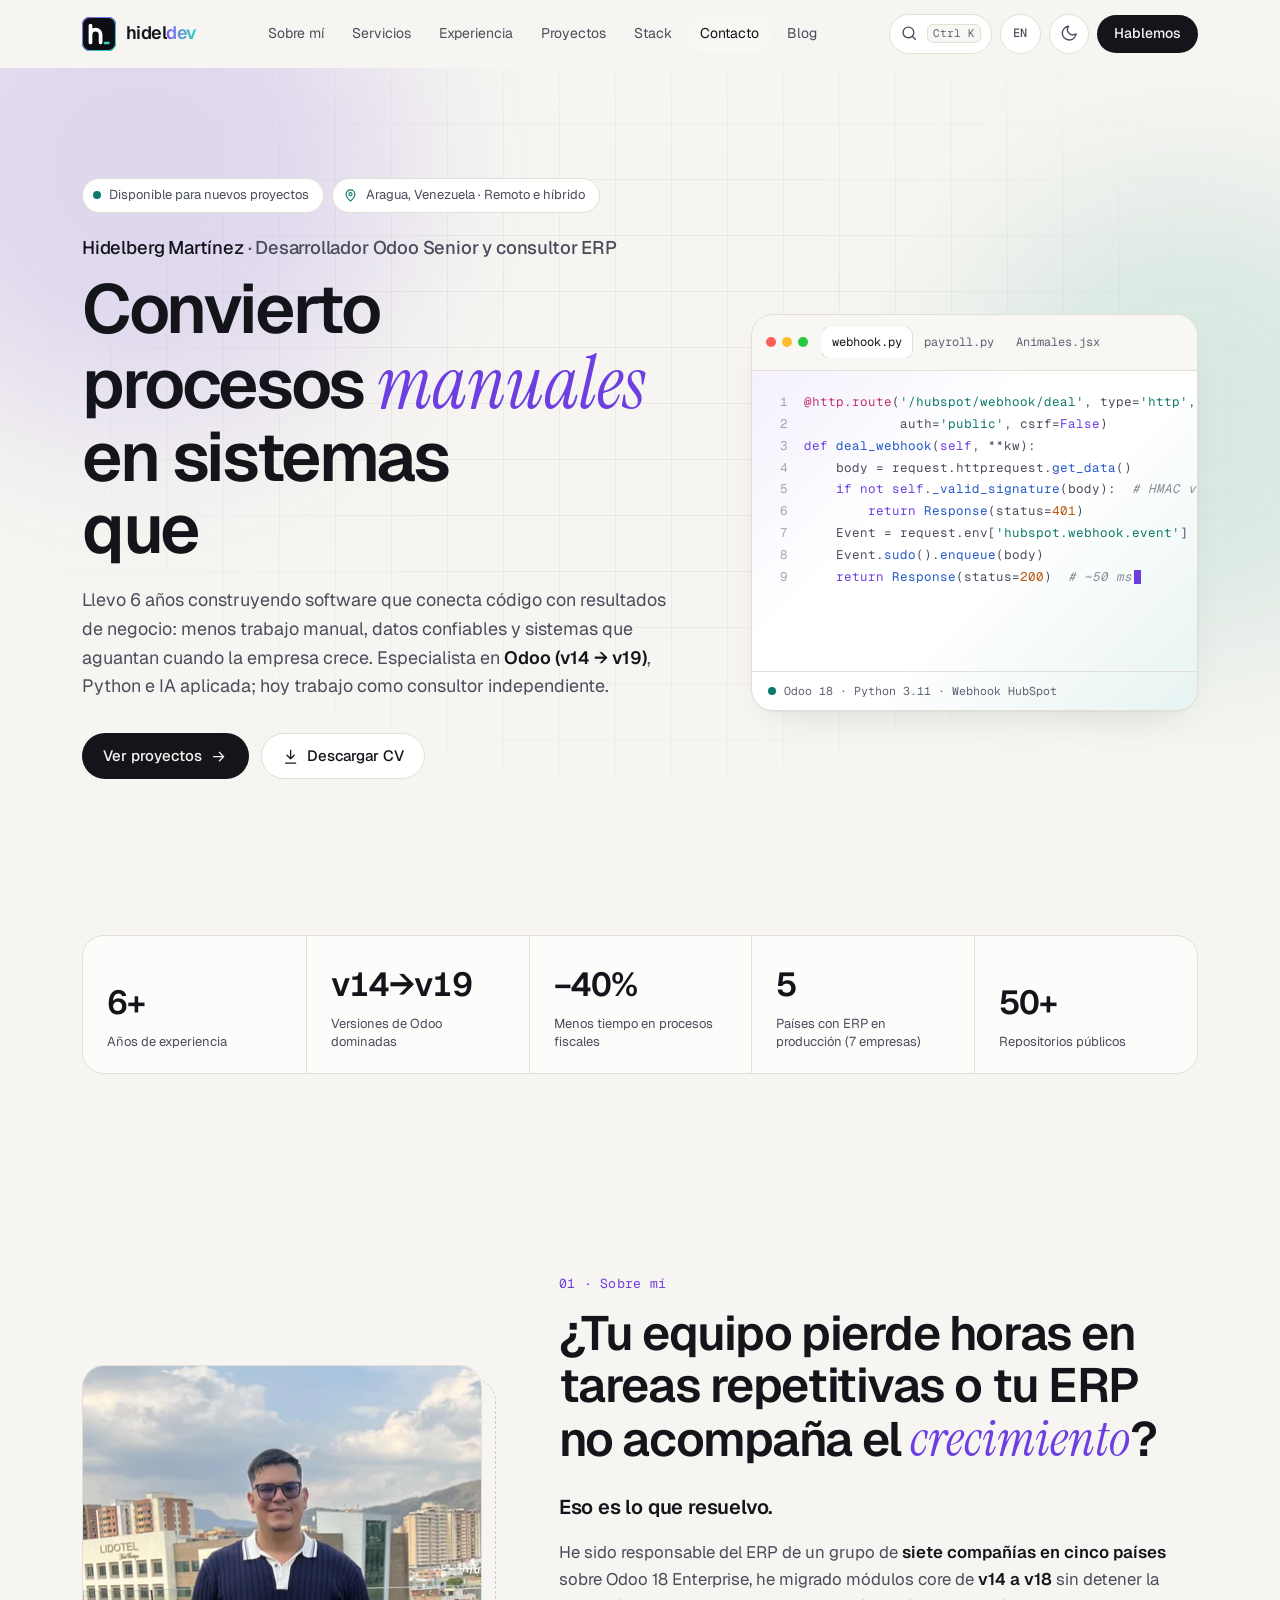
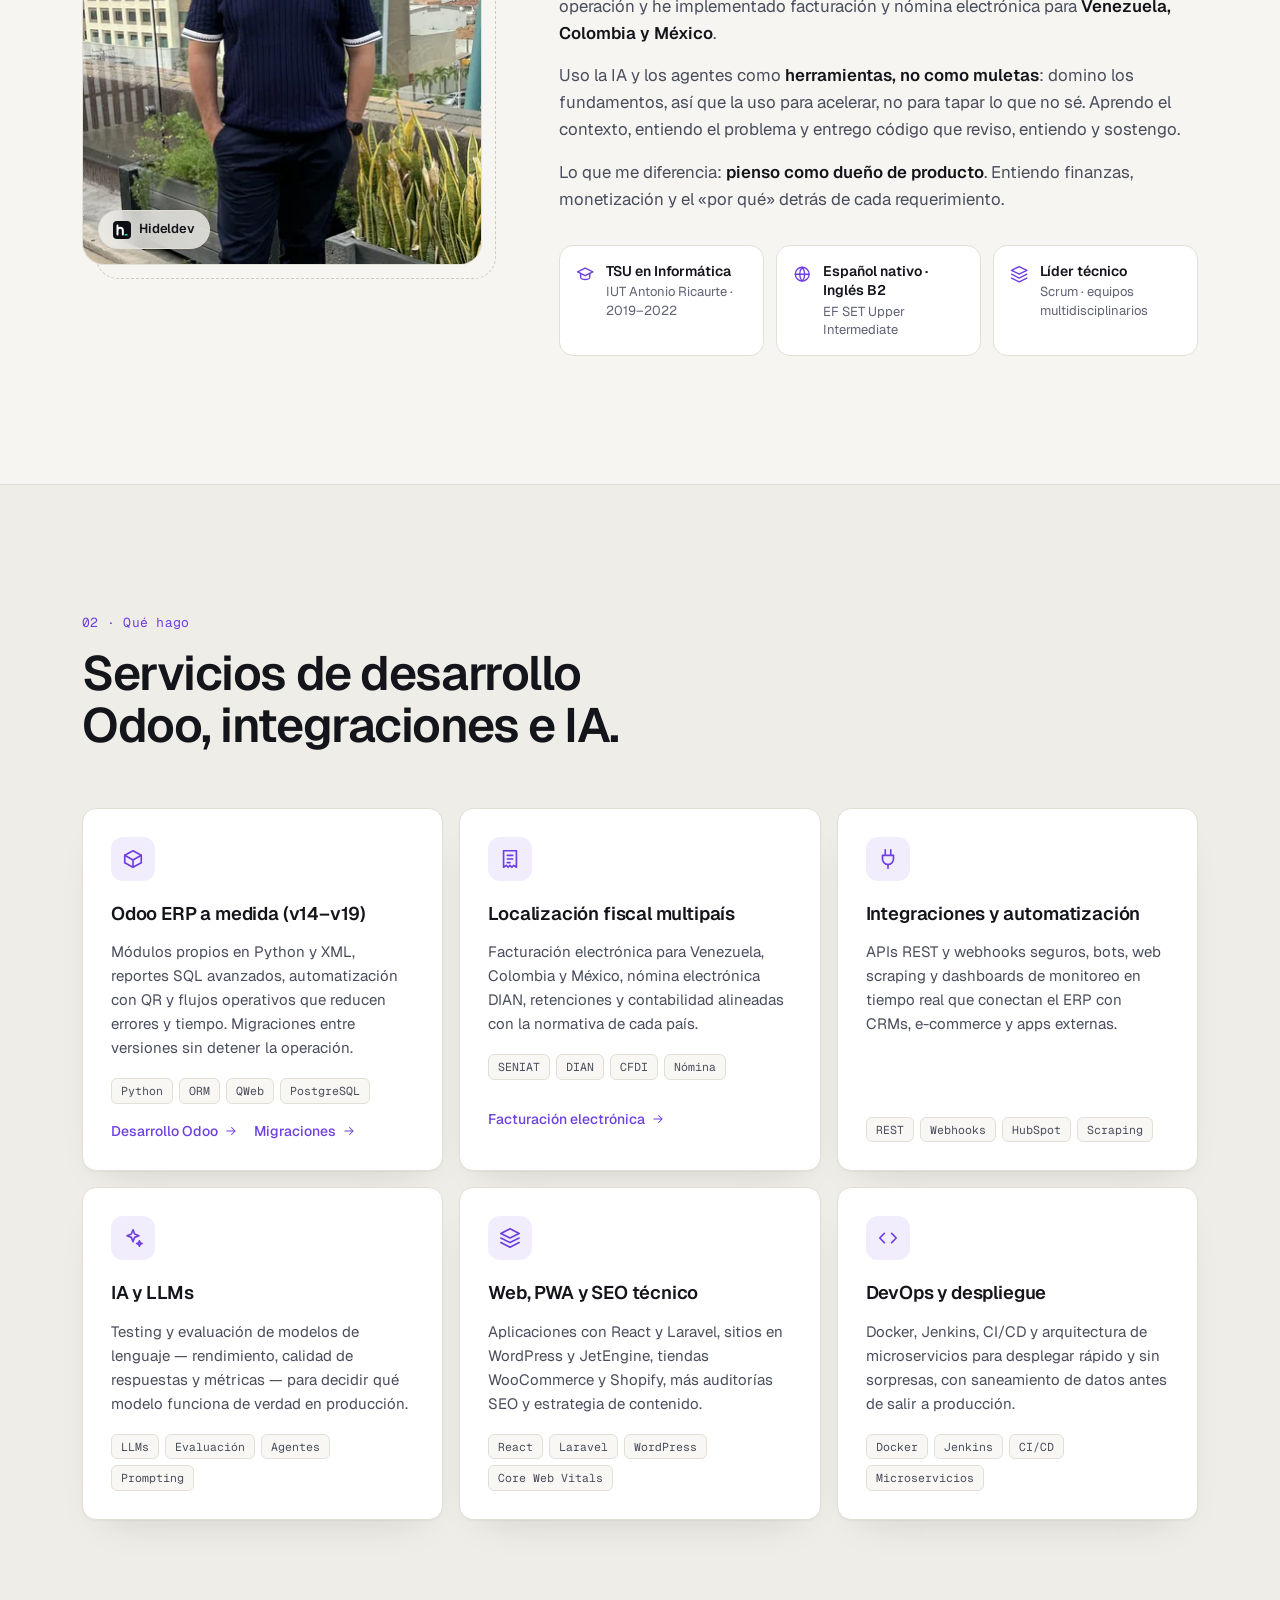
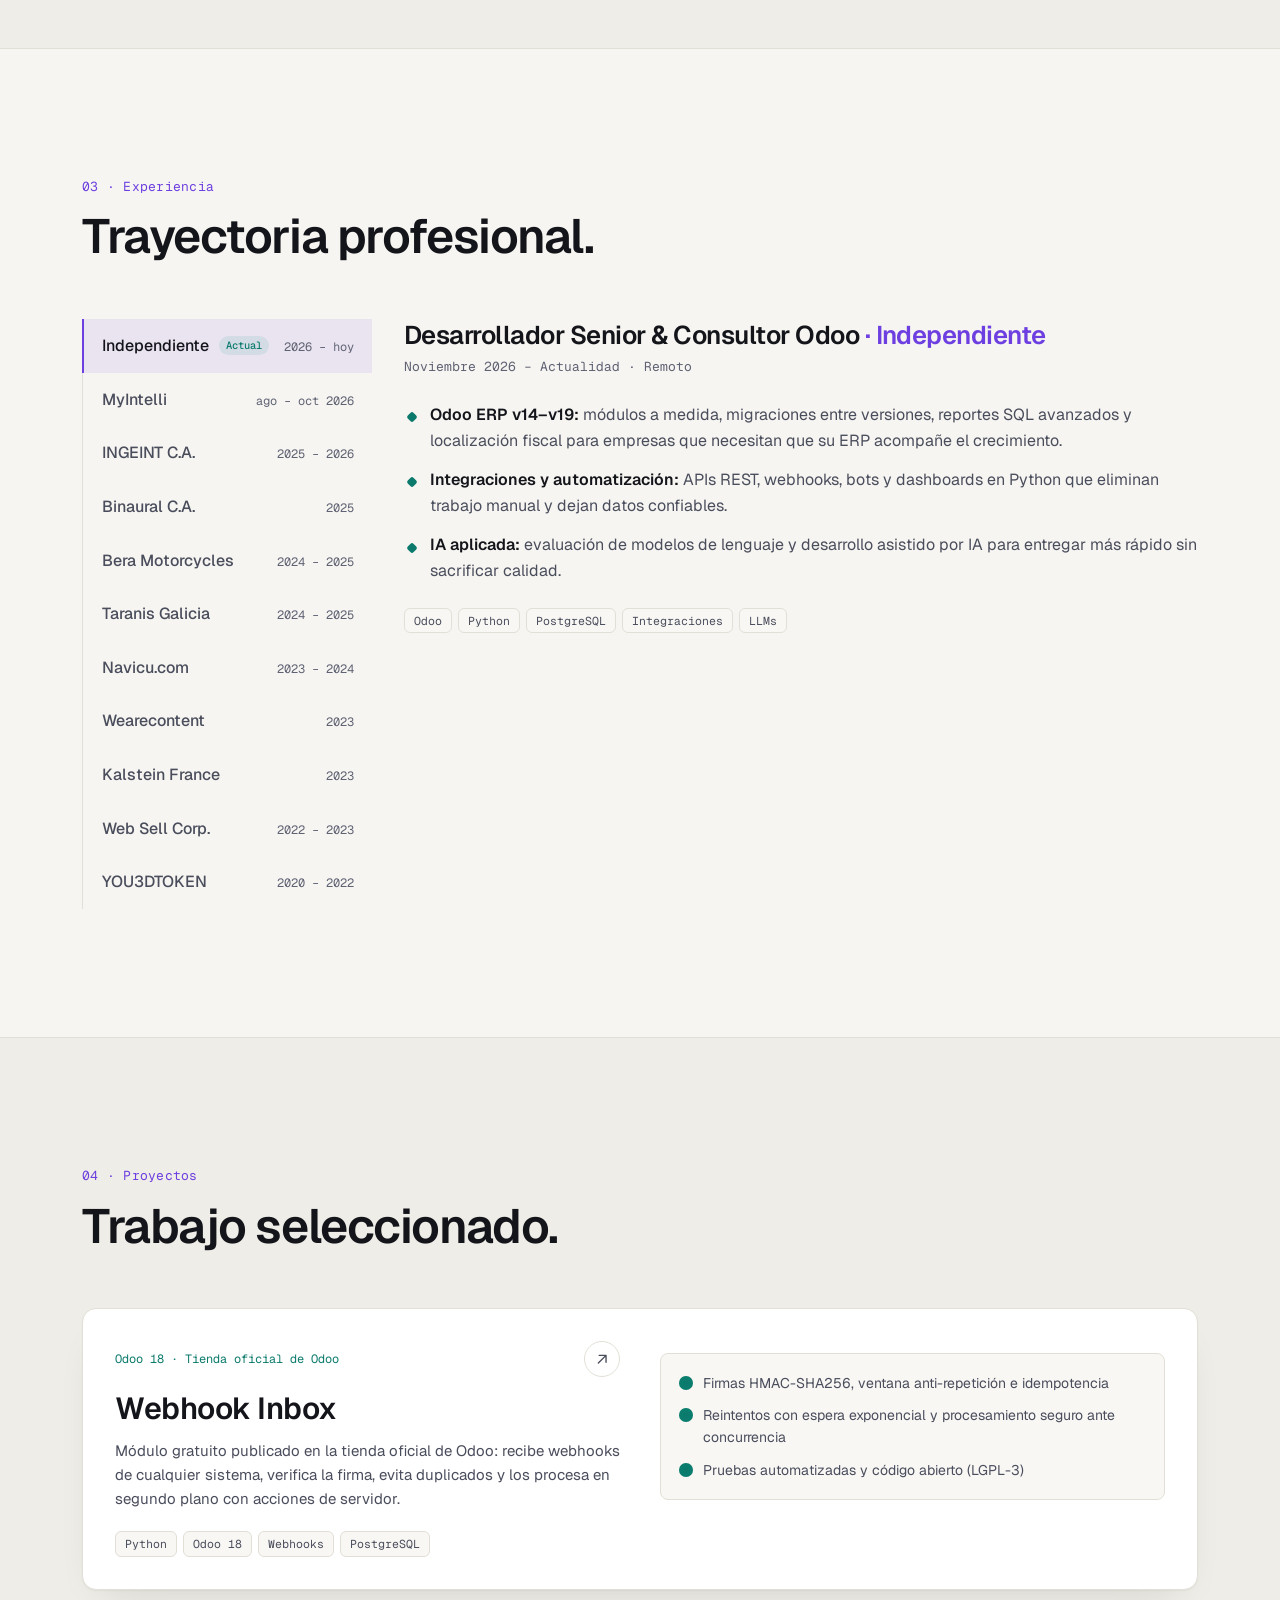
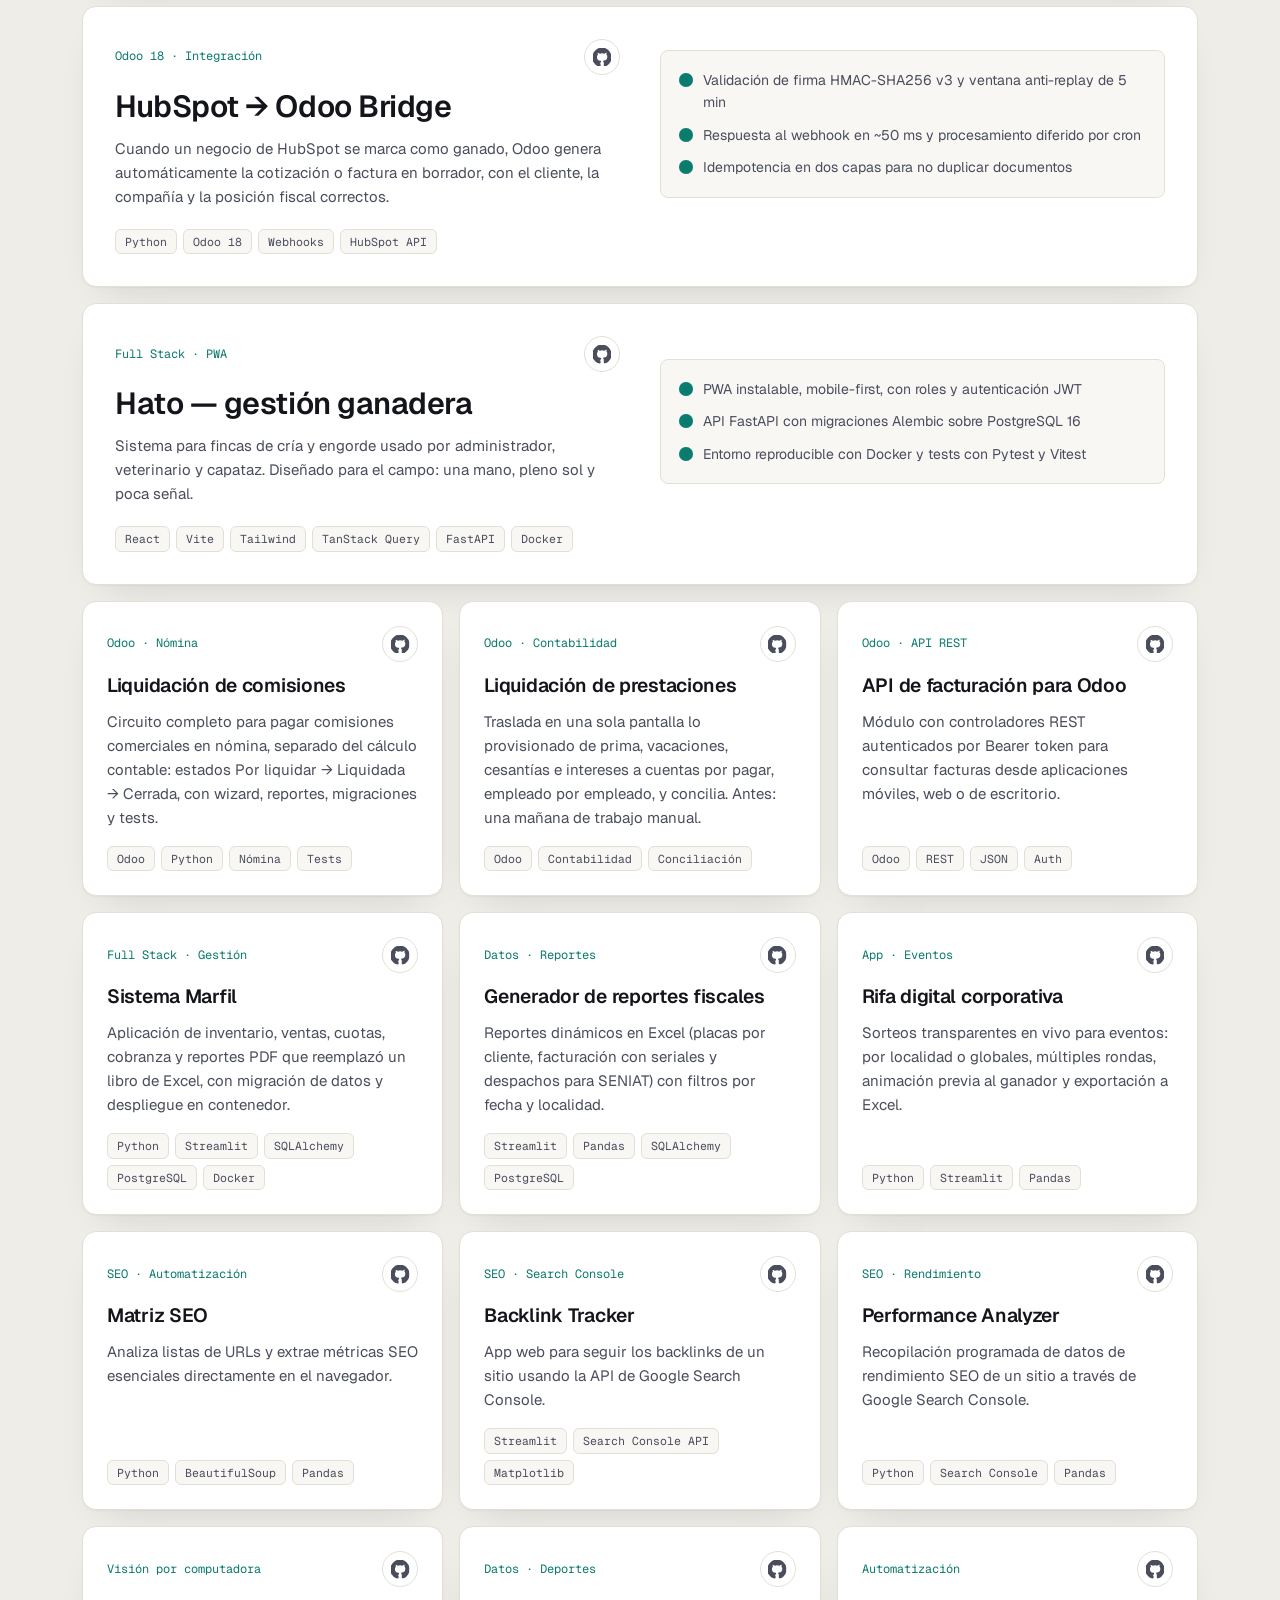
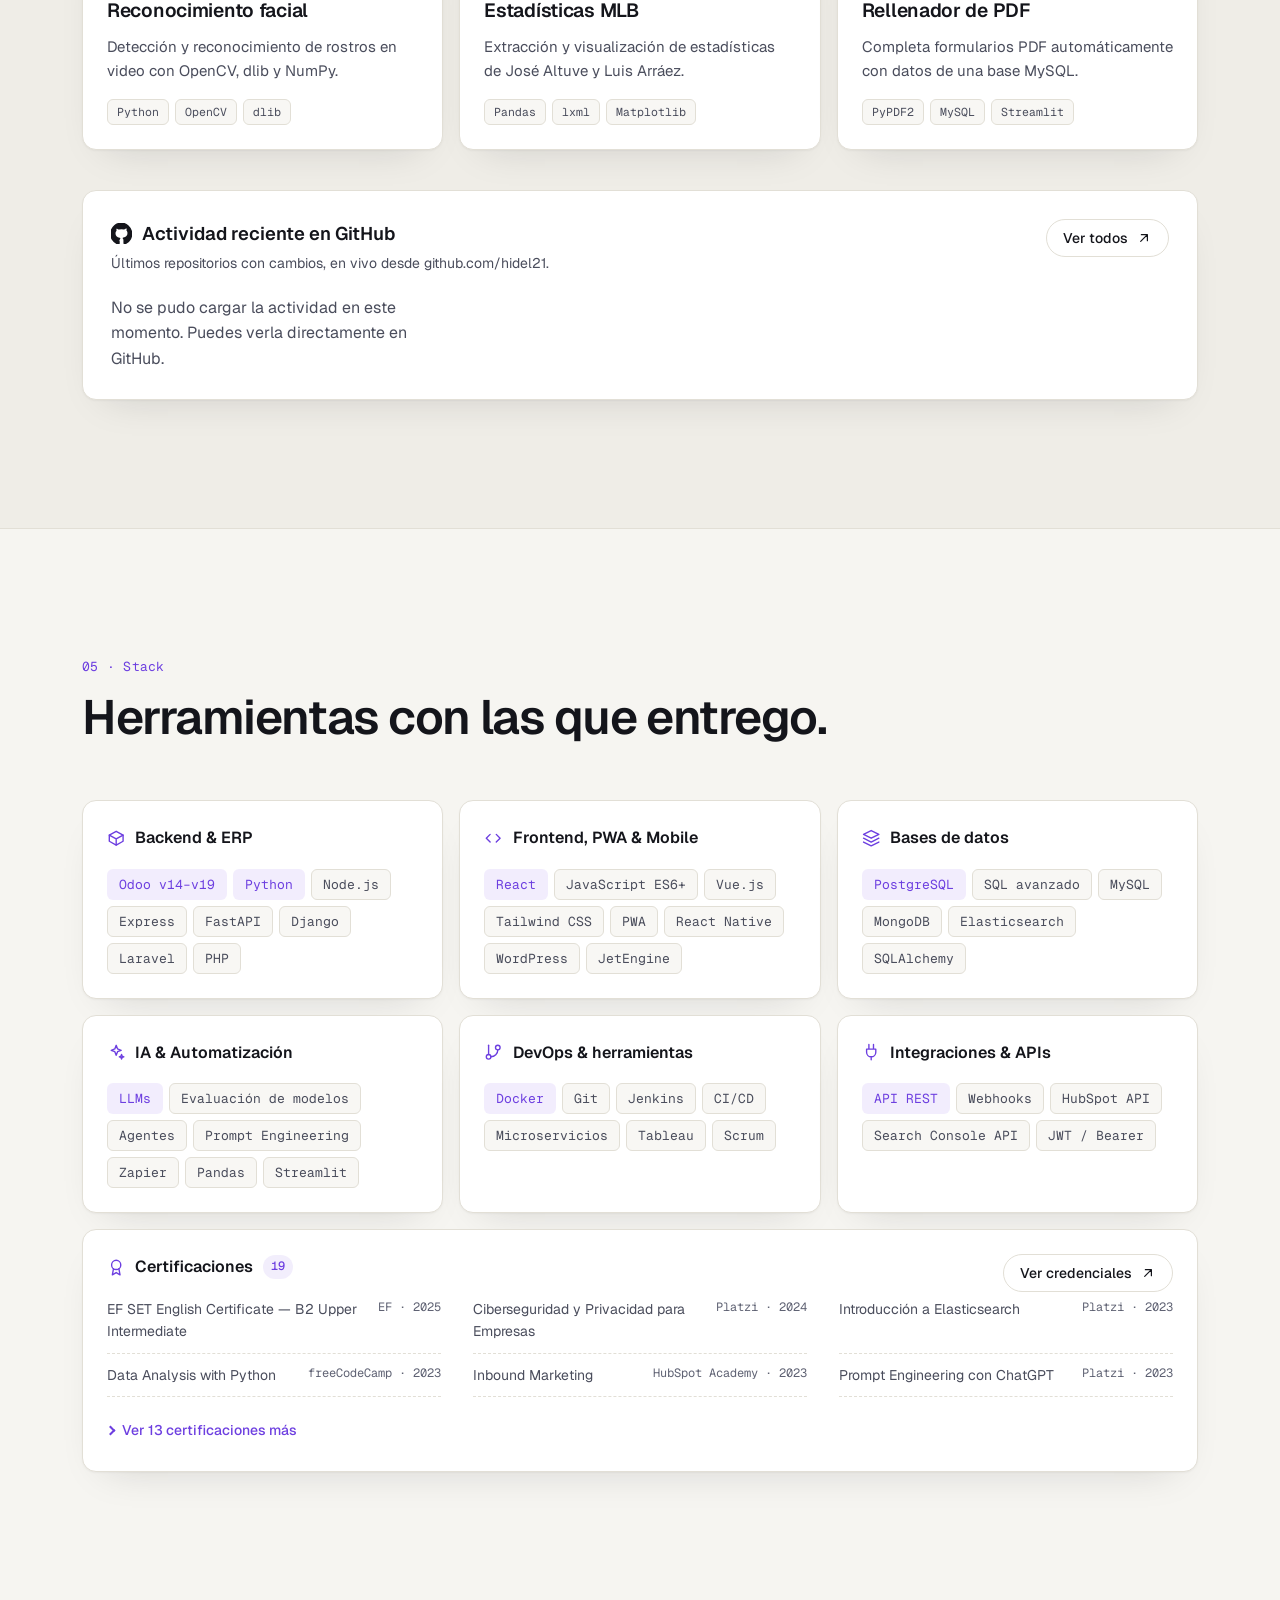
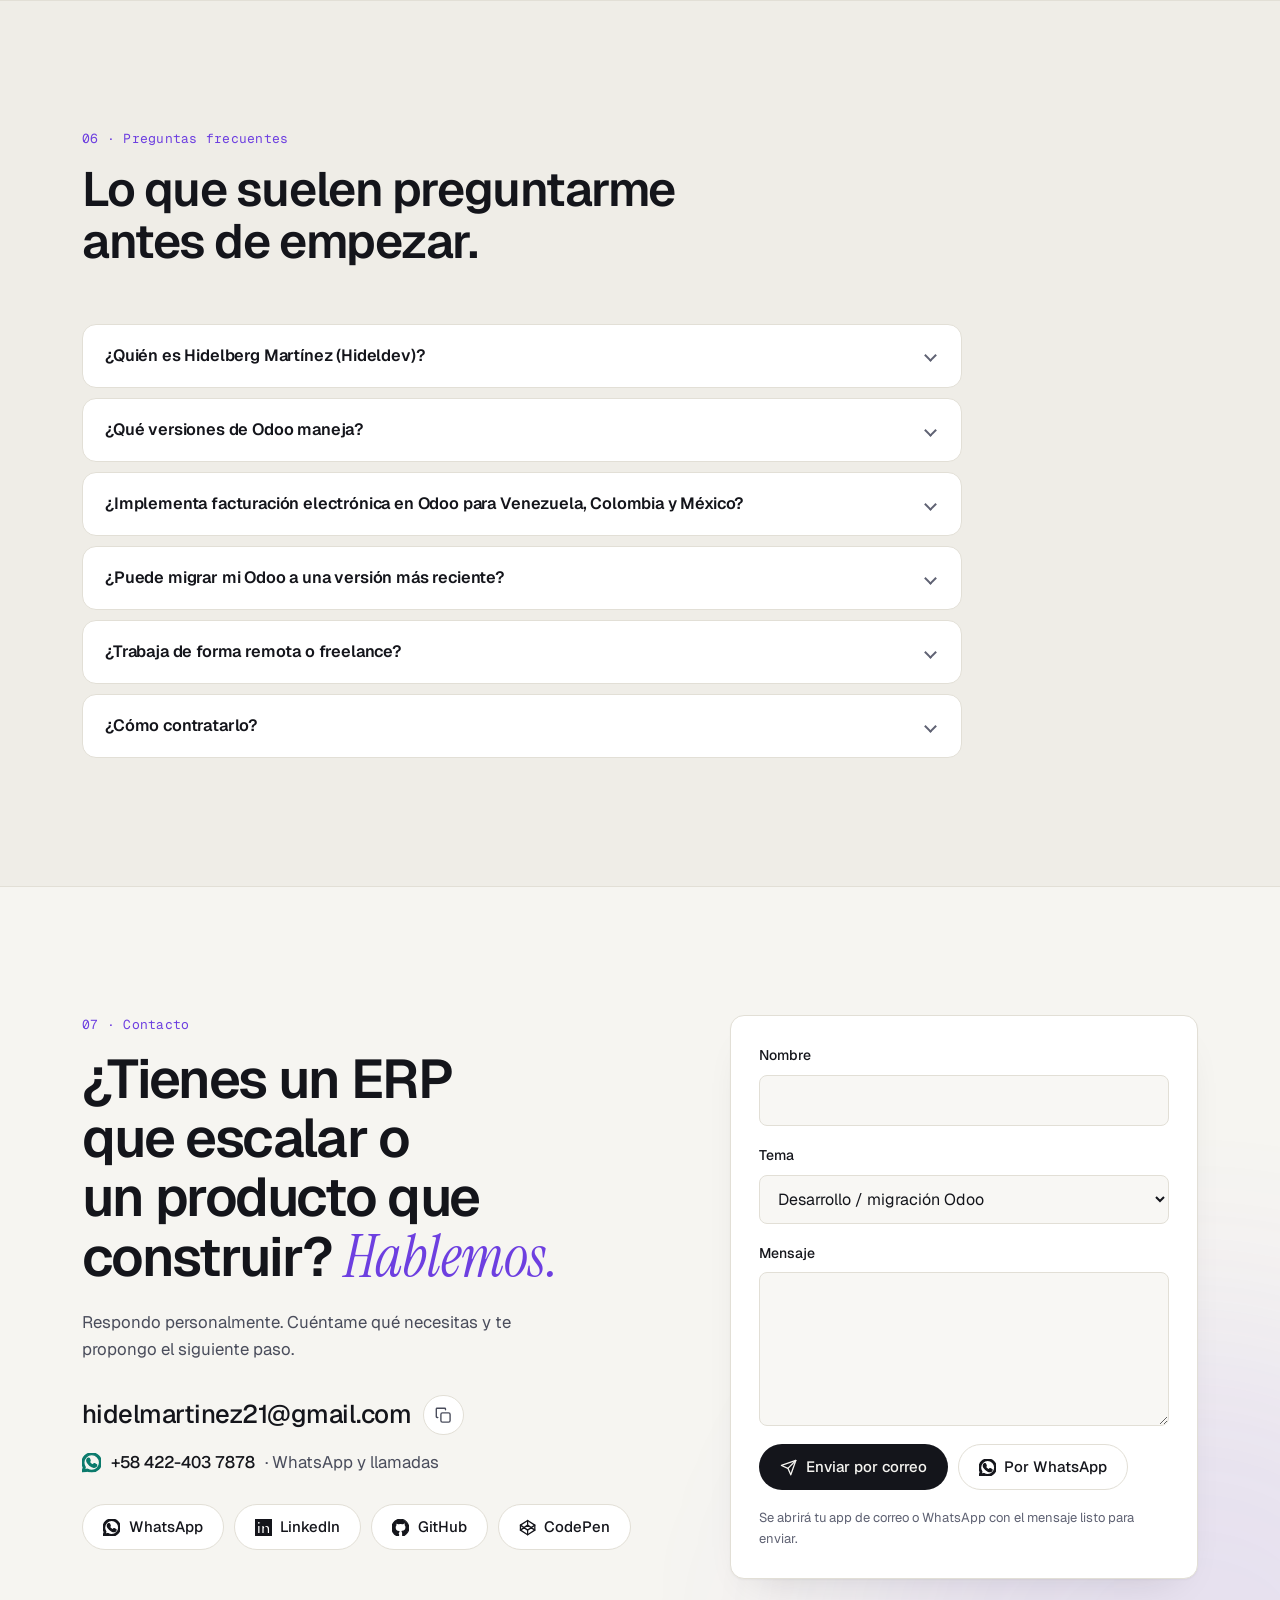
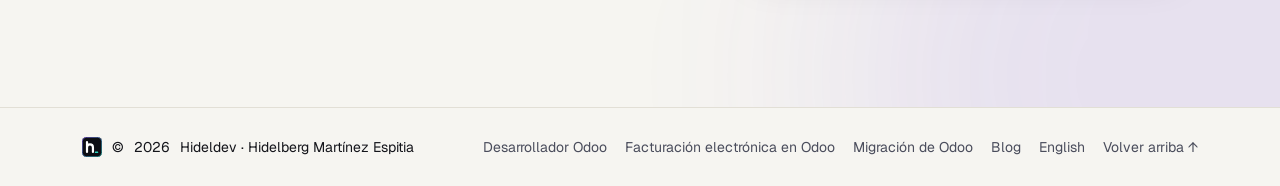
<file: index.html>
<!doctype html>
<html lang="es" data-theme="dark">
<head>
  <meta charset="utf-8">
  <meta name="viewport" content="width=device-width, initial-scale=1">
  <title>Hidelberg Martínez · Desarrollador Odoo Senior | Hideldev</title>
  <meta name="description" content="Desarrollador Odoo senior y consultor ERP (v14–v19): módulos a medida, migraciones, integraciones y facturación electrónica para VE, CO y MX.">
  <meta name="author" content="Hidelberg Martínez Espitia">
  <meta name="robots" content="index, follow, max-image-preview:large, max-snippet:-1">
  <meta name="theme-color" content="#0a0b10" media="(prefers-color-scheme: dark)">
  <meta name="theme-color" content="#f6f5f1" media="(prefers-color-scheme: light)">
  <link rel="canonical" href="https://hidel21.github.io/">
  <link rel="alternate" hreflang="es" href="https://hidel21.github.io/">
  <link rel="alternate" hreflang="en" href="https://hidel21.github.io/en/">
  <link rel="alternate" hreflang="x-default" href="https://hidel21.github.io/">

  <!-- Open Graph / redes -->
  <meta property="og:type" content="profile">
  <meta property="og:locale" content="es_VE">
  <meta property="og:url" content="https://hidel21.github.io/">
  <meta property="og:site_name" content="Hideldev">
  <meta property="og:title" content="Hidelberg Martínez · Desarrollador Odoo Senior | Hideldev">
  <meta property="og:description" content="Desarrollador Odoo senior y consultor ERP (v14–v19): módulos a medida, migraciones, integraciones y facturación electrónica para VE, CO y MX.">
  <meta property="og:image" content="https://hidel21.github.io/assets/img/brand/og-image.jpg">
  <meta property="og:image:width" content="1200">
  <meta property="og:image:height" content="630">
  <meta property="og:image:alt" content="Hideldev — Convierto procesos manuales en sistemas que escalan">
  <meta property="profile:first_name" content="Hidelberg">
  <meta property="profile:last_name" content="Martínez Espitia">
  <meta name="twitter:card" content="summary_large_image">
  <meta name="twitter:site" content="@Hidelberg21">
  <meta name="twitter:image" content="https://hidel21.github.io/assets/img/brand/og-image.jpg">

  <link rel="icon" href="favicon.ico" sizes="48x48">
  <link rel="icon" href="assets/img/favicon.svg" type="image/svg+xml">
  <link rel="apple-touch-icon" href="apple-touch-icon.png">
  <link rel="manifest" href="site.webmanifest">

  <link rel="preconnect" href="https://fonts.googleapis.com">
  <link rel="preconnect" href="https://fonts.gstatic.com" crossorigin>
    <link href="https://fonts.googleapis.com/css2?family=Geist:wght@400;500;600;700&family=Geist+Mono:wght@400;500&family=Instrument+Serif:ital@1&display=swap" rel="stylesheet">
  <link rel="stylesheet" href="assets/css/styles.css">

  <!-- Aplica el tema antes de pintar para evitar parpadeo -->
  <script>
    (function () {
      var t = null;
      try { t = localStorage.getItem('theme'); } catch (e) {}
      if (t !== 'light' && t !== 'dark') {
        t = window.matchMedia && window.matchMedia('(prefers-color-scheme: light)').matches ? 'light' : 'dark';
      }
      document.documentElement.setAttribute('data-theme', t);
      document.documentElement.classList.add('js');
    })();
  </script>

  <script type="application/ld+json">
{
  "@context": "https://schema.org",
  "@graph": [
    {
      "@type": "WebSite",
      "@id": "https://hidel21.github.io/#website",
      "url": "https://hidel21.github.io/",
      "name": "Hideldev",
      "alternateName": "Hidelberg Martínez — Desarrollador Odoo",
      "inLanguage": "es",
      "publisher": {
        "@id": "https://hidel21.github.io/#person"
      }
    },
    {
      "@type": "ProfilePage",
      "@id": "https://hidel21.github.io/#profilepage",
      "url": "https://hidel21.github.io/",
      "name": "Hidelberg Martínez · Desarrollador Odoo Senior | Hideldev",
      "description": "Desarrollador Odoo senior y consultor ERP (v14–v19): módulos a medida, migraciones, integraciones y facturación electrónica para VE, CO y MX.",
      "inLanguage": "es",
      "isPartOf": {
        "@id": "https://hidel21.github.io/#website"
      },
      "mainEntity": {
        "@id": "https://hidel21.github.io/#person"
      },
      "dateModified": "2026-11-04",
      "primaryImageOfPage": {
        "@type": "ImageObject",
        "url": "https://hidel21.github.io/assets/img/brand/og-image.jpg"
      }
    },
    {
      "@type": "Person",
      "@id": "https://hidel21.github.io/#person",
      "name": "Hidelberg Martínez Espitia",
      "alternateName": [
        "Hideldev",
        "Hidelberg Martínez"
      ],
      "givenName": "Hidelberg",
      "familyName": "Martínez Espitia",
      "jobTitle": "Desarrollador Odoo Senior y Consultor ERP",
      "description": "Desarrollador senior y especialista en Odoo ERP (v14–v19) con más de 6 años de experiencia. Módulos a medida, migraciones, integraciones API, IA aplicada y facturación electrónica para Venezuela, Colombia y México. Trabaja de forma remota como consultor independiente.",
      "url": "https://hidel21.github.io/",
      "image": {
        "@type": "ImageObject",
        "url": "https://hidel21.github.io/assets/img/hidelberg-800.jpg",
        "width": 800,
        "height": 1000
      },
      "email": "mailto:hidelmartinez21@gmail.com",
      "telephone": "+58-422-403-7878",
      "address": {
        "@type": "PostalAddress",
        "addressLocality": "Maracay",
        "addressRegion": "Aragua",
        "addressCountry": "VE"
      },
      "nationality": {
        "@type": "Country",
        "name": "Venezuela"
      },
      "alumniOf": {
        "@type": "CollegeOrUniversity",
        "name": "Instituto Universitario de Tecnología Antonio Ricaurte"
      },
      "hasOccupation": {
        "@type": "Occupation",
        "name": "Desarrollador Odoo",
        "occupationLocation": {
          "@type": "Country",
          "name": "Venezuela"
        },
        "skills": "Odoo, Python, PostgreSQL, XML/QWeb, API REST, facturación electrónica, nómina electrónica, migraciones de Odoo, IA/LLMs"
      },
      "knowsAbout": [
        "Odoo",
        "Odoo ERP",
        "Odoo Enterprise",
        "Odoo Community",
        "ERP",
        "Python",
        "PostgreSQL",
        "Facturación electrónica",
        "SENIAT",
        "DIAN",
        "Nómina electrónica",
        "CFDI 4.0",
        "Migración de Odoo",
        "API REST",
        "Webhooks",
        "HubSpot",
        "React",
        "FastAPI",
        "Docker",
        "CI/CD",
        "LLMs",
        "Inteligencia Artificial",
        "SEO técnico"
      ],
      "knowsLanguage": [
        {
          "@type": "Language",
          "name": "Español",
          "alternateName": "es"
        },
        {
          "@type": "Language",
          "name": "Inglés",
          "alternateName": "en"
        }
      ],
      "makesOffer": [
        {
          "@type": "Offer",
          "itemOffered": {
            "@type": "Service",
            "name": "Desarrollador Odoo freelance",
            "url": "https://hidel21.github.io/desarrollador-odoo/"
          }
        },
        {
          "@type": "Offer",
          "itemOffered": {
            "@type": "Service",
            "name": "Facturación electrónica en Odoo",
            "url": "https://hidel21.github.io/facturacion-electronica-odoo/"
          }
        },
        {
          "@type": "Offer",
          "itemOffered": {
            "@type": "Service",
            "name": "Migración de Odoo",
            "url": "https://hidel21.github.io/migracion-odoo/"
          }
        }
      ],
      "sameAs": [
        "https://www.linkedin.com/in/hidelberg-martinez-espitia/",
        "https://github.com/hidel21",
        "https://codepen.io/hidelberg5",
        "https://twitter.com/Hidelberg21"
      ]
    },
    {
      "@type": "FAQPage",
      "@id": "https://hidel21.github.io/#faq",
      "mainEntity": [
        {
          "@type": "Question",
          "name": "¿Quién es Hidelberg Martínez (Hideldev)?",
          "acceptedAnswer": {
            "@type": "Answer",
            "text": "Hidelberg Martínez Espitia, conocido como Hideldev, es un desarrollador senior y especialista en Odoo ERP radicado en Aragua, Venezuela. Tiene más de 6 años de experiencia construyendo software y ha trabajado con empresas de Venezuela, Colombia, España y Estados Unidos. Hoy trabaja de forma remota como consultor independiente."
          }
        },
        {
          "@type": "Question",
          "name": "¿Qué versiones de Odoo maneja?",
          "acceptedAnswer": {
            "@type": "Answer",
            "text": "De la v14 a la v19, en las ediciones Community y Enterprise. Ha desarrollado módulos en Odoo 18 y 19, fue responsable de un Odoo 18 Enterprise con siete compañías en cinco países y lideró la migración de módulos core de v14 a v18."
          }
        },
        {
          "@type": "Question",
          "name": "¿Implementa facturación electrónica en Odoo para Venezuela, Colombia y México?",
          "acceptedAnswer": {
            "@type": "Answer",
            "text": "Sí. Ha implementado integraciones de facturación electrónica para los tres países, la nómina electrónica DIAN y la localización venezolana de contabilidad, nómina y retenciones. Detalles en facturación electrónica en Odoo."
          }
        },
        {
          "@type": "Question",
          "name": "¿Puede migrar mi Odoo a una versión más reciente?",
          "acceptedAnswer": {
            "@type": "Answer",
            "text": "Sí. Trabaja sobre una copia de tu base de datos, adapta los módulos propios a la API de la versión destino y planifica un corte corto para no detener la operación. Más en migración de Odoo."
          }
        },
        {
          "@type": "Question",
          "name": "¿Trabaja de forma remota o freelance?",
          "acceptedAnswer": {
            "@type": "Answer",
            "text": "Sí. Trabaja de forma independiente y remota desde Venezuela (UTC−4), con horario compatible con toda América. Habla español nativo e inglés B2."
          }
        },
        {
          "@type": "Question",
          "name": "¿Cómo contratarlo?",
          "acceptedAnswer": {
            "@type": "Answer",
            "text": "Escríbele por WhatsApp al +58 422-403 7878 o a hidelmartinez21@gmail.com contando tu versión de Odoo y qué necesitas resolver. Tras un diagnóstico corto recibirás una propuesta con alcance, fases y fechas."
          }
        }
      ]
    }
  ]
}
  </script>
</head>
<body>
  <!-- Sprite de iconos -->
  <svg width="0" height="0" style="position:absolute" aria-hidden="true">
    <defs>
      <linearGradient id="hd-ring" x1="0" y1="0" x2="1" y2="1"><stop offset="0" stop-color="#8b5cf6"/><stop offset="1" stop-color="#2dd4bf"/></linearGradient>
      <symbol id="i-github" viewBox="0 0 24 24"><path fill="currentColor" d="M12 .3a12 12 0 0 0-3.8 23.4c.6.1.8-.3.8-.6v-2c-3.3.7-4-1.6-4-1.6-.6-1.4-1.4-1.8-1.4-1.8-1-.7.1-.7.1-.7 1.2.1 1.8 1.2 1.8 1.2 1.1 1.8 2.8 1.3 3.5 1 0-.8.4-1.3.7-1.6-2.7-.3-5.5-1.3-5.5-5.9 0-1.3.5-2.4 1.2-3.2 0-.3-.5-1.5.2-3.2 0 0 1-.3 3.3 1.2a11.5 11.5 0 0 1 6 0C17.3 4.7 18.3 5 18.3 5c.7 1.7.2 2.9.1 3.2.8.8 1.2 1.9 1.2 3.2 0 4.6-2.8 5.6-5.5 5.9.5.4.9 1.1.9 2.2v3.3c0 .3.1.7.8.6A12 12 0 0 0 12 .3"/></symbol>
      <symbol id="i-linkedin" viewBox="0 0 24 24"><path fill="currentColor" d="M20.45 20.45h-3.55v-5.57c0-1.33-.03-3.04-1.85-3.04-1.85 0-2.14 1.45-2.14 2.94v5.67H9.35V9h3.41v1.56h.05c.48-.9 1.64-1.85 3.37-1.85 3.6 0 4.27 2.37 4.27 5.46v6.28zM5.34 7.43a2.06 2.06 0 1 1 0-4.13 2.06 2.06 0 0 1 0 4.13zM7.12 20.45H3.56V9h3.56v11.45zM22.22 0H1.77C.79 0 0 .77 0 1.73v20.54C0 23.23.79 24 1.77 24h20.45c.98 0 1.78-.77 1.78-1.73V1.73C24 .77 23.2 0 22.22 0z"/></symbol>
      <symbol id="i-whatsapp" viewBox="0 0 24 24"><path fill="currentColor" d="M17.47 14.38c-.3-.15-1.76-.87-2.03-.97-.27-.1-.47-.15-.67.15-.2.3-.77.97-.94 1.16-.17.2-.35.22-.64.08-.3-.15-1.26-.47-2.39-1.48-.88-.79-1.48-1.76-1.65-2.06-.17-.3-.02-.46.13-.6.13-.14.3-.35.45-.52.15-.18.2-.3.3-.5.1-.2.05-.38-.03-.52-.07-.15-.67-1.62-.91-2.21-.25-.58-.49-.5-.67-.51h-.57c-.2 0-.52.08-.8.37-.27.3-1.04 1.02-1.04 2.48 0 1.46 1.07 2.88 1.21 3.07.15.2 2.1 3.2 5.08 4.49.71.3 1.26.49 1.7.63.71.22 1.36.19 1.87.12.57-.09 1.76-.72 2-1.42.25-.7.25-1.29.18-1.41-.08-.13-.28-.2-.57-.35m-5.42 7.4h-.01a9.87 9.87 0 0 1-5.03-1.37l-.36-.22-3.74.99 1-3.65-.24-.38a9.86 9.86 0 0 1-1.51-5.26c0-5.45 4.44-9.88 9.89-9.88 2.64 0 5.12 1.03 6.99 2.9a9.82 9.82 0 0 1 2.89 7c0 5.45-4.44 9.88-9.88 9.88m8.41-18.3A11.82 11.82 0 0 0 12.05 0C5.5 0 .16 5.34.16 11.89c0 2.1.55 4.14 1.59 5.95L.06 24l6.3-1.65a11.88 11.88 0 0 0 5.69 1.45h.01c6.55 0 11.89-5.34 11.89-11.89a11.82 11.82 0 0 0-3.48-8.41z"/></symbol>
      <symbol id="i-arrow" viewBox="0 0 24 24"><path d="M5 12h14M13 6l6 6-6 6"/></symbol>
      <symbol id="i-external" viewBox="0 0 24 24"><path d="M7 17 17 7M8 7h9v9"/></symbol>
      <symbol id="i-download" viewBox="0 0 24 24"><path d="M12 3v12m-5-5 5 5 5-5M5 21h14"/></symbol>
      <symbol id="i-mail" viewBox="0 0 24 24"><rect x="3" y="5" width="18" height="14" rx="2"/><path d="m3 7 9 6 9-6"/></symbol>
      <symbol id="i-sun" viewBox="0 0 24 24"><circle cx="12" cy="12" r="4"/><path d="M12 2v2M12 20v2M4.9 4.9l1.4 1.4M17.7 17.7l1.4 1.4M2 12h2M20 12h2M4.9 19.1l1.4-1.4M17.7 6.3l1.4-1.4"/></symbol>
      <symbol id="i-moon" viewBox="0 0 24 24"><path d="M21 12.8A9 9 0 1 1 11.2 3a7 7 0 0 0 9.8 9.8z"/></symbol>
      <symbol id="i-search" viewBox="0 0 24 24"><circle cx="11" cy="11" r="7"/><path d="m20 20-3.5-3.5"/></symbol>
      <symbol id="i-copy" viewBox="0 0 24 24"><rect x="9" y="9" width="12" height="12" rx="2"/><path d="M5 15H4a1 1 0 0 1-1-1V4a1 1 0 0 1 1-1h10a1 1 0 0 1 1 1v1"/></symbol>
      <symbol id="i-check" viewBox="0 0 24 24"><path d="M20 6 9 17l-5-5"/></symbol>
      <symbol id="i-menu" viewBox="0 0 24 24"><path d="M4 7h16M4 12h16M4 17h16"/></symbol>
      <symbol id="i-close" viewBox="0 0 24 24"><path d="M18 6 6 18M6 6l12 12"/></symbol>
      <symbol id="i-pin" viewBox="0 0 24 24"><path d="M12 21s-7-6.1-7-11a7 7 0 0 1 14 0c0 4.9-7 11-7 11z"/><circle cx="12" cy="10" r="2.5"/></symbol>
      <symbol id="i-erp" viewBox="0 0 24 24"><path d="M21 8 12 3 3 8v8l9 5 9-5z"/><path d="m3 8 9 5 9-5M12 13v8"/></symbol>
      <symbol id="i-receipt" viewBox="0 0 24 24"><path d="M5 3h14v18l-3-2-2 2-2-2-2 2-2-2-3 2z"/><path d="M9 8h6M9 12h6M9 16h3"/></symbol>
      <symbol id="i-plug" viewBox="0 0 24 24"><path d="M9 2v6M15 2v6M6 8h12v4a6 6 0 0 1-12 0zM12 18v4"/></symbol>
      <symbol id="i-layers" viewBox="0 0 24 24"><path d="m12 2 10 5-10 5L2 7z"/><path d="m2 12 10 5 10-5M2 17l10 5 10-5"/></symbol>
      <symbol id="i-sparkles" viewBox="0 0 24 24"><path d="m12 3 1.8 4.7 4.7 1.8-4.7 1.8L12 16l-1.8-4.7-4.7-1.8 4.7-1.8z"/><path d="m19 15 .8 2.2 2.2.8-2.2.8L19 21l-.8-2.2L16 18l2.2-.8z"/></symbol>
      <symbol id="i-chart" viewBox="0 0 24 24"><path d="M3 3v18h18"/><path d="m7 15 4-4 3 3 5-6"/></symbol>
      <symbol id="i-code" viewBox="0 0 24 24"><path d="m8 7-5 5 5 5M16 7l5 5-5 5"/></symbol>
      <symbol id="i-star" viewBox="0 0 24 24"><path d="m12 3 2.8 5.7 6.2.9-4.5 4.4 1 6.2-5.5-2.9-5.5 2.9 1-6.2L3 9.6l6.2-.9z"/></symbol>
      <symbol id="i-repo" viewBox="0 0 24 24"><path d="M6 3v12"/><circle cx="18" cy="6" r="3"/><circle cx="6" cy="18" r="3"/><path d="M18 9a9 9 0 0 1-9 9"/></symbol>
      <symbol id="i-cap" viewBox="0 0 24 24"><path d="m2 9 10-5 10 5-10 5z"/><path d="M6 11v5c0 1.5 2.7 3 6 3s6-1.5 6-3v-5"/></symbol>
      <symbol id="i-award" viewBox="0 0 24 24"><circle cx="12" cy="9" r="6"/><path d="m8.5 14-1.5 8 5-3 5 3-1.5-8"/></symbol>
      <symbol id="i-globe" viewBox="0 0 24 24"><circle cx="12" cy="12" r="9"/><path d="M3 12h18M12 3a14 14 0 0 1 0 18M12 3a14 14 0 0 0 0 18"/></symbol>
      <symbol id="i-send" viewBox="0 0 24 24"><path d="m22 2-7 20-4-9-9-4z"/><path d="M22 2 11 13"/></symbol>
      <symbol id="i-codepen" viewBox="0 0 24 24"><path d="m12 2 10 6.5v7L12 22 2 15.5v-7z"/><path d="M12 22v-6.5M22 8.5l-10 7-10-7M2 15.5l10-7 10 7M12 2v6.5"/></symbol>
    </defs>
  </svg>

  <a class="skip-link" href="#main">Saltar al contenido</a>
  <div class="scroll-progress" aria-hidden="true"><span></span></div>

  <!-- ============ HEADER ============ -->
  <header class="site-header" id="top">
    <div class="container header-inner">
      <a href="#top" class="brand" aria-label="Hideldev — inicio">
        <svg class="brand-mark" viewBox="0 0 512 512" aria-hidden="true">
          <rect width="512" height="512" rx="116" fill="#0d0e14"/>
          <rect x="8" y="8" width="496" height="496" rx="108" fill="none" stroke="url(#hd-ring)" stroke-width="16"/>
          <path d="M128 128V384M128 270c0-46 34-80 76-80s76 34 76 80v114" fill="none" stroke="#fff" stroke-width="56" stroke-linecap="round" stroke-linejoin="round"/>
          <rect class="brand-cursor" x="330" y="372" width="84" height="40" rx="10" fill="#2dd4bf"/>
        </svg>
        <span class="brand-text">hidel<span class="brand-dev">dev</span></span>
      </a>

      <nav class="main-nav" id="main-nav" aria-label="Principal">
        <ul>
          <li><a href="#sobre-mi">Sobre mí</a></li>
          <li><a href="#servicios">Servicios</a></li>
          <li><a href="#experiencia">Experiencia</a></li>
          <li><a href="#proyectos">Proyectos</a></li>
          <li><a href="#stack">Stack</a></li>
          <li><a href="#contacto">Contacto</a></li>
          <li><a href="/blog/">Blog</a></li>
        </ul>
      </nav>

      <div class="header-actions">
        <button class="icon-btn cmdk-trigger" type="button" data-open-palette aria-label="Abrir buscador de comandos (Ctrl + K)">
          <svg class="ico"><use href="#i-search"/></svg>
          <kbd class="kbd-hint" aria-hidden="true">Ctrl K</kbd>
        </button>
        <a class="icon-btn lang-switch" href="/en/" hreflang="en" lang="en" aria-label="English version">EN</a>
        <button class="icon-btn" type="button" id="theme-toggle" aria-label="Cambiar a tema claro">
          <svg class="ico ico-sun"><use href="#i-sun"/></svg>
          <svg class="ico ico-moon"><use href="#i-moon"/></svg>
        </button>
        <a class="btn btn-primary btn-sm header-cta" href="#contacto">Hablemos</a>
        <button class="icon-btn menu-toggle" type="button" aria-controls="main-nav" aria-expanded="false" aria-label="Abrir menú">
          <svg class="ico ico-menu"><use href="#i-menu"/></svg>
          <svg class="ico ico-close"><use href="#i-close"/></svg>
        </button>
      </div>
    </div>
  </header>

  <main id="main">
    <!-- ============ HERO ============ -->
    <section class="hero" aria-labelledby="hero-title">
      <div class="hero-bg" aria-hidden="true">
        <div class="grid-bg"></div>
        <div class="glow glow-a"></div>
        <div class="glow glow-b"></div>
      </div>

      <div class="container hero-inner">
        <div class="hero-copy">
          <div class="hero-badges reveal">
            <p class="eyebrow eyebrow-status"><span class="status-dot" aria-hidden="true"></span> Disponible para nuevos proyectos</p>
            <p class="eyebrow">
              <svg class="ico"><use href="#i-pin"/></svg>
              Aragua, Venezuela · Remoto e híbrido
            </p>
          </div>
          <h1 id="hero-title" class="hero-name reveal"><strong>Hidelberg Martínez</strong> · Desarrollador Odoo Senior y consultor ERP</h1>
          <p class="hero-title reveal">
            Convierto procesos <em>manuales</em> en sistemas que
            <span class="rotator" aria-hidden="true"><span class="rotator-word">escalan.</span></span>
            <span class="visually-hidden">escalan.</span>
          </p>
          <p class="hero-lead reveal">
            Llevo 6 años construyendo software que conecta código con resultados de negocio: menos trabajo manual,
            datos confiables y sistemas que aguantan cuando la empresa crece. Especialista en <strong>Odoo (v14 → v19)</strong>,
            Python e IA aplicada; hoy trabajo como consultor independiente.
          </p>
          <div class="hero-ctas reveal">
            <a class="btn btn-primary" href="#proyectos">
              Ver proyectos <svg class="ico"><use href="#i-arrow"/></svg>
            </a>
            <a class="btn btn-ghost" href="assets/cv/Hidelberg-Martinez-CV.pdf" download>
              <svg class="ico"><use href="#i-download"/></svg> Descargar CV
            </a>
          </div>
          <ul class="hero-social reveal" aria-label="Perfiles">
            <li><a href="https://github.com/hidel21" target="_blank" rel="noopener" aria-label="GitHub"><svg class="ico"><use href="#i-github"/></svg></a></li>
            <li><a href="https://www.linkedin.com/in/hidelberg-martinez-espitia/" target="_blank" rel="noopener" aria-label="LinkedIn"><svg class="ico"><use href="#i-linkedin"/></svg></a></li>
            <li><a href="https://wa.me/584224037878" target="_blank" rel="noopener" aria-label="WhatsApp"><svg class="ico"><use href="#i-whatsapp"/></svg></a></li>
            <li><a href="mailto:hidelmartinez21@gmail.com" aria-label="Correo electrónico"><svg class="ico"><use href="#i-mail"/></svg></a></li>
          </ul>
        </div>

        <!-- Ventana de código interactiva -->
        <div class="code-window reveal" role="region" aria-label="Fragmentos de código de ejemplo">
          <div class="code-head">
            <span class="dots" aria-hidden="true"><i></i><i></i><i></i></span>
            <div class="code-tabs" role="tablist" aria-label="Archivos">
              <button role="tab" id="ct-0" aria-selected="true" aria-controls="code-body" data-snippet="0">webhook.py</button>
              <button role="tab" id="ct-1" aria-selected="false" aria-controls="code-body" data-snippet="1" tabindex="-1">payroll.py</button>
              <button role="tab" id="ct-2" aria-selected="false" aria-controls="code-body" data-snippet="2" tabindex="-1">Animales.jsx</button>
            </div>
          </div>
          <pre class="code-body" id="code-body" role="tabpanel" aria-labelledby="ct-0" tabindex="0"><code>@http.route('/hubspot/webhook/deal', type='http',
            auth='public', csrf=False)
def deal_webhook(self, **kw):
    body = request.httprequest.get_data()
    if not self._valid_signature(body):  # HMAC v3
        return Response(status=401)
    Event = request.env['hubspot.webhook.event']
    Event.sudo().enqueue(body)
    return Response(status=200)  # ~50 ms</code></pre>
          <div class="code-foot">
            <span class="status-dot" aria-hidden="true"></span>
            <span class="code-foot-text">Odoo 18 · Python 3.11</span>
          </div>
        </div>
      </div>

      <!-- Métricas -->
      <div class="container">
        <dl class="stats reveal">
          <div class="stat"><dt>Años de experiencia</dt><dd><span data-count="6">6</span>+</dd></div>
          <div class="stat"><dt>Versiones de Odoo dominadas</dt><dd>v14→v19</dd></div>
          <div class="stat"><dt>Menos tiempo en procesos fiscales</dt><dd>−<span data-count="40">40</span>%</dd></div>
          <div class="stat"><dt>Países con ERP en producción (7 empresas)</dt><dd><span data-count="5">5</span></dd></div>
          <div class="stat"><dt>Repositorios públicos</dt><dd><span data-count="50" id="repo-count">50</span>+</dd></div>
        </dl>
      </div>
    </section>

    <!-- ============ SOBRE MÍ ============ -->
    <section class="section" id="sobre-mi" aria-labelledby="about-title">
      <div class="container about">
        <figure class="about-photo reveal">
          <picture>
            <source type="image/webp" srcset="assets/img/hidelberg-400.webp 400w, assets/img/hidelberg-800.webp 800w" sizes="(max-width: 860px) 90vw, 400px">
            <img src="assets/img/hidelberg-800.jpg"
                 srcset="assets/img/hidelberg-400.jpg 400w, assets/img/hidelberg-800.jpg 800w"
                 sizes="(max-width: 860px) 90vw, 400px"
                 width="800" height="1000" loading="lazy" decoding="async"
                 alt="Hidelberg Martínez, desarrollador Odoo, en una terraza con la ciudad y las montañas de fondo">
          </picture>
          <figcaption>
            <svg class="brand-mini" viewBox="0 0 512 512" aria-hidden="true"><rect width="512" height="512" rx="116" fill="#0d0e14"/><path d="M128 128V384M128 270c0-46 34-80 76-80s76 34 76 80v114" fill="none" stroke="#fff" stroke-width="56" stroke-linecap="round" stroke-linejoin="round"/><rect x="330" y="372" width="84" height="40" rx="10" fill="#2dd4bf"/></svg>
            Hideldev
          </figcaption>
        </figure>

        <div class="about-copy">
          <p class="section-kicker reveal">01 · Sobre mí</p>
          <h2 id="about-title" class="section-title reveal">¿Tu equipo pierde horas en tareas repetitivas o tu ERP no acompaña el <em>crecimiento</em>?</h2>
          <div class="prose reveal">
            <p class="prose-lead">Eso es lo que resuelvo.</p>
            <p>
              He sido responsable del ERP de un grupo de <strong>siete compañías en cinco países</strong> sobre Odoo 18 Enterprise,
              he migrado módulos core de <strong>v14 a v18</strong> sin detener la operación y he implementado
              facturación y nómina electrónica para <strong>Venezuela, Colombia y México</strong>.
            </p>
            <p>
              Uso la IA y los agentes como <strong>herramientas, no como muletas</strong>: domino los fundamentos, así que la uso
              para acelerar, no para tapar lo que no sé. Aprendo el contexto, entiendo el problema y entrego código que reviso,
              entiendo y sostengo.
            </p>
            <p>
              Lo que me diferencia: <strong>pienso como dueño de producto</strong>. Entiendo finanzas, monetización y el
              «por qué» detrás de cada requerimiento.
            </p>
          </div>

          <ul class="facts reveal">
            <li>
              <svg class="ico"><use href="#i-cap"/></svg>
              <div><strong>TSU en Informática</strong><span>IUT Antonio Ricaurte · 2019–2022</span></div>
            </li>
            <li>
              <svg class="ico"><use href="#i-globe"/></svg>
              <div><strong>Español nativo · Inglés B2</strong><span>EF SET Upper Intermediate</span></div>
            </li>
            <li>
              <svg class="ico"><use href="#i-layers"/></svg>
              <div><strong>Líder técnico</strong><span>Scrum · equipos multidisciplinarios</span></div>
            </li>
          </ul>
        </div>
      </div>
    </section>

    <!-- ============ SERVICIOS ============ -->
    <section class="section section-alt" id="servicios" aria-labelledby="services-title">
      <div class="container">
        <header class="section-head">
          <p class="section-kicker reveal">02 · Qué hago</p>
          <h2 id="services-title" class="section-title reveal">Servicios de desarrollo Odoo, integraciones e IA.</h2>
        </header>

        <ul class="services">
          <li class="card service spotlight reveal">
            <span class="service-icon"><svg class="ico"><use href="#i-erp"/></svg></span>
            <h3>Odoo ERP a medida (v14–v19)</h3>
            <p>Módulos propios en Python y XML, reportes SQL avanzados, automatización con QR y flujos operativos que reducen errores y tiempo. Migraciones entre versiones sin detener la operación.</p>
            <ul class="tags"><li>Python</li><li>ORM</li><li>QWeb</li><li>PostgreSQL</li></ul>
            <p class="service-links"><a class="service-link" href="/desarrollador-odoo/">Desarrollo Odoo <svg class="ico"><use href="#i-arrow"/></svg></a><a class="service-link" href="/migracion-odoo/">Migraciones <svg class="ico"><use href="#i-arrow"/></svg></a></p>
          </li>
          <li class="card service spotlight reveal">
            <span class="service-icon"><svg class="ico"><use href="#i-receipt"/></svg></span>
            <h3>Localización fiscal multipaís</h3>
            <p>Facturación electrónica para Venezuela, Colombia y México, nómina electrónica DIAN, retenciones y contabilidad alineadas con la normativa de cada país.</p>
            <ul class="tags"><li>SENIAT</li><li>DIAN</li><li>CFDI</li><li>Nómina</li></ul>
            <p class="service-links"><a class="service-link" href="/facturacion-electronica-odoo/">Facturación electrónica <svg class="ico"><use href="#i-arrow"/></svg></a></p>
          </li>
          <li class="card service spotlight reveal">
            <span class="service-icon"><svg class="ico"><use href="#i-plug"/></svg></span>
            <h3>Integraciones y automatización</h3>
            <p>APIs REST y webhooks seguros, bots, web scraping y dashboards de monitoreo en tiempo real que conectan el ERP con CRMs, e-commerce y apps externas.</p>
            <ul class="tags"><li>REST</li><li>Webhooks</li><li>HubSpot</li><li>Scraping</li></ul>
          </li>
          <li class="card service spotlight reveal">
            <span class="service-icon"><svg class="ico"><use href="#i-sparkles"/></svg></span>
            <h3>IA y LLMs</h3>
            <p>Testing y evaluación de modelos de lenguaje — rendimiento, calidad de respuestas y métricas — para decidir qué modelo funciona de verdad en producción.</p>
            <ul class="tags"><li>LLMs</li><li>Evaluación</li><li>Agentes</li><li>Prompting</li></ul>
          </li>
          <li class="card service spotlight reveal">
            <span class="service-icon"><svg class="ico"><use href="#i-layers"/></svg></span>
            <h3>Web, PWA y SEO técnico</h3>
            <p>Aplicaciones con React y Laravel, sitios en WordPress y JetEngine, tiendas WooCommerce y Shopify, más auditorías SEO y estrategia de contenido.</p>
            <ul class="tags"><li>React</li><li>Laravel</li><li>WordPress</li><li>Core Web Vitals</li></ul>
          </li>
          <li class="card service spotlight reveal">
            <span class="service-icon"><svg class="ico"><use href="#i-code"/></svg></span>
            <h3>DevOps y despliegue</h3>
            <p>Docker, Jenkins, CI/CD y arquitectura de microservicios para desplegar rápido y sin sorpresas, con saneamiento de datos antes de salir a producción.</p>
            <ul class="tags"><li>Docker</li><li>Jenkins</li><li>CI/CD</li><li>Microservicios</li></ul>
          </li>
        </ul>
      </div>
    </section>

    <!-- ============ EXPERIENCIA ============ -->
    <section class="section" id="experiencia" aria-labelledby="exp-title">
      <div class="container">
        <header class="section-head">
          <p class="section-kicker reveal">03 · Experiencia</p>
          <h2 id="exp-title" class="section-title reveal">Trayectoria profesional.</h2>
        </header>

        <div class="experience reveal">
          <div class="exp-tabs" role="tablist" aria-label="Empresas" aria-orientation="vertical">
            <button role="tab" id="et-0" aria-controls="ep-0" aria-selected="true">
              <span class="exp-company">Independiente <span class="exp-now">Actual</span></span><span class="exp-when">2026 – hoy</span>
            </button>
            <button role="tab" id="et-1" aria-controls="ep-1" aria-selected="false" tabindex="-1">
              <span class="exp-company">MyIntelli</span><span class="exp-when">ago – oct 2026</span>
            </button>
            <button role="tab" id="et-2" aria-controls="ep-2" aria-selected="false" tabindex="-1">
              <span class="exp-company">INGEINT C.A.</span><span class="exp-when">2025 – 2026</span>
            </button>
            <button role="tab" id="et-3" aria-controls="ep-3" aria-selected="false" tabindex="-1">
              <span class="exp-company">Binaural C.A.</span><span class="exp-when">2025</span>
            </button>
            <button role="tab" id="et-4" aria-controls="ep-4" aria-selected="false" tabindex="-1">
              <span class="exp-company">Bera Motorcycles</span><span class="exp-when">2024 – 2025</span>
            </button>
            <button role="tab" id="et-5" aria-controls="ep-5" aria-selected="false" tabindex="-1">
              <span class="exp-company">Taranis Galicia</span><span class="exp-when">2024 – 2025</span>
            </button>
            <button role="tab" id="et-6" aria-controls="ep-6" aria-selected="false" tabindex="-1">
              <span class="exp-company">Navicu.com</span><span class="exp-when">2023 – 2024</span>
            </button>
            <button role="tab" id="et-7" aria-controls="ep-7" aria-selected="false" tabindex="-1">
              <span class="exp-company">Wearecontent</span><span class="exp-when">2023</span>
            </button>
            <button role="tab" id="et-8" aria-controls="ep-8" aria-selected="false" tabindex="-1">
              <span class="exp-company">Kalstein France</span><span class="exp-when">2023</span>
            </button>
            <button role="tab" id="et-9" aria-controls="ep-9" aria-selected="false" tabindex="-1">
              <span class="exp-company">Web Sell Corp.</span><span class="exp-when">2022 – 2023</span>
            </button>
            <button role="tab" id="et-10" aria-controls="ep-10" aria-selected="false" tabindex="-1">
              <span class="exp-company">YOU3DTOKEN</span><span class="exp-when">2020 – 2022</span>
            </button>
          </div>

          <div class="exp-panels">
            <article class="exp-panel" role="tabpanel" id="ep-0" aria-labelledby="et-0" tabindex="0">
              <header>
                <h3>Desarrollador Senior & Consultor Odoo <span>· Independiente</span></h3>
                <p class="exp-date">Noviembre 2026 – Actualidad · Remoto</p>
              </header>
              <ul class="exp-list">
                <li><strong>Odoo ERP v14–v19:</strong> módulos a medida, migraciones entre versiones, reportes SQL avanzados y localización fiscal para empresas que necesitan que su ERP acompañe el crecimiento.</li>
                <li><strong>Integraciones y automatización:</strong> APIs REST, webhooks, bots y dashboards en Python que eliminan trabajo manual y dejan datos confiables.</li>
                <li><strong>IA aplicada:</strong> evaluación de modelos de lenguaje y desarrollo asistido por IA para entregar más rápido sin sacrificar calidad.</li>
              </ul>
              <ul class="tags"><li>Odoo</li><li>Python</li><li>PostgreSQL</li><li>Integraciones</li><li>LLMs</li></ul>
            </article>

            <article class="exp-panel" role="tabpanel" id="ep-1" aria-labelledby="et-1" tabindex="0" hidden>
              <header>
                <h3>Desarrollador Odoo <span>@ MyIntelli</span></h3>
                <p class="exp-date">Agosto 2026 – Octubre 2026 · Híbrido</p>
              </header>
              <ul class="exp-list">
                <li><strong>Responsable del ERP del grupo:</strong> Odoo 18 Enterprise para <mark>siete compañías en cinco países</mark>.</li>
                <li><strong>Módulos propios en Python y XML:</strong> motor de comisiones multimoneda, nómina electrónica DIAN e integraciones de facturación electrónica para Colombia, Venezuela y México.</li>
                <li><strong>Producción y datos:</strong> despliegue en producción y saneamiento de datos contables.</li>
              </ul>
              <ul class="tags"><li>Odoo 18 Enterprise</li><li>Python</li><li>XML</li><li>DIAN</li><li>Multimoneda</li><li>Multicompañía</li></ul>
            </article>

            <article class="exp-panel" role="tabpanel" id="ep-2" aria-labelledby="et-2" tabindex="0" hidden>
              <header>
                <h3>Desarrollador Senior Odoo <span>@ INGEINT C.A.</span></h3>
                <p class="exp-date">Noviembre 2025 – Julio 2026 · Híbrido</p>
              </header>
              <ul class="exp-list">
                <li><strong>Liderazgo de arquitectura:</strong> diseñé y desarrollé módulos personalizados en Odoo v18 y v19 para clientes corporativos, optimizando flujos de trabajo críticos.</li>
                <li><strong>Cumplimiento fiscal y localización:</strong> encabecé la implementación de las localizaciones venezolanas para contabilidad, nómina y facturación electrónica, con 100% de apego a la normativa.</li>
                <li><strong>Calidad y rendimiento:</strong> refactoricé código heredado en Python y XML/QWeb, <mark>reduciendo errores del sistema en un 35%</mark> y acelerando las consultas a base de datos.</li>
              </ul>
              <ul class="tags"><li>Odoo 18</li><li>Odoo 19</li><li>Python</li><li>XML/QWeb</li><li>PostgreSQL</li></ul>
            </article>

            <article class="exp-panel" role="tabpanel" id="ep-3" aria-labelledby="et-3" tabindex="0" hidden>
              <header>
                <h3>Desarrollador Odoo <span>@ Binaural C.A.</span></h3>
                <p class="exp-date">Julio 2025 – Noviembre 2025 · Presencial</p>
              </header>
              <ul class="exp-list">
                <li><strong>Migración a gran escala:</strong> lideré la actualización de módulos core (Nómina, Contabilidad y Presupuesto) desde Odoo v14 hasta v18, modernizando código legacy sin interrupciones operativas.</li>
                <li><strong>Nómina y RR. HH.:</strong> optimicé reglas salariales, estructuras, contratos y gestión del tiempo de personal en Python/PostgreSQL y QWeb/XML bajo Scrum.</li>
                <li><strong>Optimización fiscal:</strong> automaticé retenciones y cálculos fiscales, <mark>reduciendo el tiempo de procesamiento mensual en un 40%</mark>.</li>
              </ul>
              <ul class="tags"><li>Odoo 14 → 18</li><li>Migraciones</li><li>Nómina</li><li>Python</li><li>Scrum</li></ul>
            </article>

            <article class="exp-panel" role="tabpanel" id="ep-4" aria-labelledby="et-4" tabindex="0" hidden>
              <header>
                <h3>Desarrollador de Software Sénior <span>@ Bera Motorcycles</span></h3>
                <p class="exp-date">Septiembre 2024 – Julio 2025 · Venezuela</p>
              </header>
              <ul class="exp-list">
                <li><strong>ERP Odoo 16:</strong> responsable del desarrollo, optimización y automatización del sistema, con módulos nuevos para manufactura, inventario y ventas.</li>
                <li><strong>Integración de sistemas:</strong> diseñé APIs REST en Odoo para conectar el ERP con aplicaciones externas y plataformas de e-commerce.</li>
                <li><strong>Liderazgo técnico:</strong> como cabeza de grupo en el departamento de desarrollo, coordiné al equipo de programadores para entregas eficientes y escalables.</li>
              </ul>
              <ul class="tags"><li>Odoo 16</li><li>API REST</li><li>PostgreSQL</li><li>Liderazgo</li></ul>
            </article>

            <article class="exp-panel" role="tabpanel" id="ep-5" aria-labelledby="et-5" tabindex="0" hidden>
              <header>
                <h3>Desarrollador Web & Líder SEO <span>@ Taranis Galicia</span></h3>
                <p class="exp-date">Febrero 2024 – Febrero 2025 · Autónomo, remoto (en paralelo)</p>
              </header>
              <ul class="exp-list">
                <li><strong>Impacto orgánico:</strong> desarrollé más de 10 sitios web, tiendas WooCommerce y Shopify y plataformas de e-learning, <mark>con un incremento sostenido del 30% en tráfico orgánico</mark>.</li>
                <li><strong>SEO técnico:</strong> velocidad de carga, indexabilidad, arquitectura web, Core Web Vitals, link building y estrategia de contenidos.</li>
                <li><strong>Liderazgo:</strong> coordiné equipos de desarrollo, marketing y diseño para la expansión en mercados de España y Europa.</li>
              </ul>
              <ul class="tags"><li>WordPress</li><li>WooCommerce</li><li>Shopify</li><li>SEO técnico</li></ul>
            </article>

            <article class="exp-panel" role="tabpanel" id="ep-6" aria-labelledby="et-6" tabindex="0" hidden>
              <header>
                <h3>Desarrollador Web <span>@ Navicu.com</span></h3>
                <p class="exp-date">Noviembre 2023 – Abril 2024 · Híbrido</p>
              </header>
              <ul class="exp-list">
                <li><strong>Optimización de plataforma:</strong> reestructuré la arquitectura frontend integrando React, <mark>aumentando la velocidad web en un 40%</mark>.</li>
                <li><strong>Integración core:</strong> integré APIs de motores de búsqueda de viajes y reservas en tiempo real, convirtiéndolo en el producto digital de mayor rendimiento de la empresa.</li>
              </ul>
              <ul class="tags"><li>React</li><li>PHP</li><li>Laravel</li><li>APIs de reservas</li></ul>
            </article>

            <article class="exp-panel" role="tabpanel" id="ep-7" aria-labelledby="et-7" tabindex="0" hidden>
              <header>
                <h3>Desarrollador de IA y Automatización <span>@ Wearecontent</span></h3>
                <p class="exp-date">Junio 2023 – Octubre 2023 · Remoto (Bogotá)</p>
              </header>
              <ul class="exp-list">
                <li><strong>Aplicaciones de IA:</strong> desarrollé herramientas de IA y automatización para la agencia.</li>
                <li><strong>Inteligencia de datos:</strong> implementé pipelines automatizados de datos y métricas, <mark>mejorando en un 35% la eficiencia</mark> en la recolección de información operativa.</li>
              </ul>
              <ul class="tags"><li>Python</li><li>IA</li><li>Zapier</li><li>Pipelines</li></ul>
            </article>

            <article class="exp-panel" role="tabpanel" id="ep-8" aria-labelledby="et-8" tabindex="0" hidden>
              <header>
                <h3>Software Developer & Analista SEO <span>@ Kalstein France</span></h3>
                <p class="exp-date">Enero 2023 – Mayo 2023</p>
              </header>
              <ul class="exp-list">
                <li><strong>Desarrollo:</strong> e-commerce y plataformas de realidad virtual.</li>
                <li><strong>Posicionamiento web:</strong> consultoría y análisis SEO.</li>
              </ul>
              <ul class="tags"><li>PHP</li><li>Node.js</li><li>E-commerce</li><li>SEO</li></ul>
            </article>

            <article class="exp-panel" role="tabpanel" id="ep-9" aria-labelledby="et-9" tabindex="0" hidden>
              <header>
                <h3>Desarrollador Web <span>@ Web Sell Corp.</span></h3>
                <p class="exp-date">Marzo 2022 – Enero 2023 · Miami, EE. UU.</p>
              </header>
              <ul class="exp-list">
                <li><strong>Desarrollo web y SEO:</strong> sitios en PHP optimizados para motores de búsqueda.</li>
              </ul>
              <ul class="tags"><li>PHP</li><li>WordPress</li><li>SEO</li></ul>
            </article>

            <article class="exp-panel" role="tabpanel" id="ep-10" aria-labelledby="et-10" tabindex="0" hidden>
              <header>
                <h3>Desarrollador de Software · Jefe de Operaciones <span>@ YOU3DTOKEN</span></h3>
                <p class="exp-date">Marzo 2020 – Marzo 2022</p>
              </header>
              <ul class="exp-list">
                <li><strong>Desarrollador de software</strong> (2021–2022): desarrollo con Node.js en equipo.</li>
                <li><strong>Jefe de operaciones</strong> (2020–2022): gestión operativa del proyecto.</li>
              </ul>
              <ul class="tags"><li>Node.js</li><li>JavaScript</li><li>Operaciones</li></ul>
            </article>
          </div>
        </div>
      </div>
    </section>

    <!-- ============ PROYECTOS ============ -->
    <section class="section section-alt" id="proyectos" aria-labelledby="projects-title">
      <div class="container">
        <header class="section-head section-head-split">
          <div>
            <p class="section-kicker reveal">04 · Proyectos</p>
            <h2 id="projects-title" class="section-title reveal">Trabajo seleccionado.</h2>
          </div>
          <div class="filters reveal" role="group" aria-label="Filtrar proyectos por categoría">
            <button class="chip is-active" type="button" data-filter="all" aria-pressed="true">Todos</button>
            <button class="chip" type="button" data-filter="odoo" aria-pressed="false">Odoo & ERP</button>
            <button class="chip" type="button" data-filter="fullstack" aria-pressed="false">Full Stack</button>
            <button class="chip" type="button" data-filter="data" aria-pressed="false">Datos & IA</button>
            <button class="chip" type="button" data-filter="seo" aria-pressed="false">SEO</button>
          </div>
        </header>

        <p class="filter-status visually-hidden" aria-live="polite" id="filter-status"></p>

        <ul class="projects" id="projects-grid">
          <li class="card project featured spotlight reveal" data-category="odoo">
            <div class="project-top">
              <span class="project-cat">Odoo 18 · Tienda oficial de Odoo</span>
              <a class="project-link" href="https://apps.odoo.com/apps/modules/18.0/webhook_inbox" target="_blank" rel="noopener" aria-label="Ver Webhook Inbox en la tienda de apps de Odoo"><svg class="ico"><use href="#i-external"/></svg></a>
            </div>
            <h3>Webhook Inbox</h3>
            <p>Módulo gratuito publicado en la tienda oficial de Odoo: recibe webhooks de cualquier sistema, verifica la firma, evita duplicados y los procesa en segundo plano con acciones de servidor.</p>
            <ul class="project-points">
              <li>Firmas HMAC-SHA256, ventana anti-repetición e idempotencia</li>
              <li>Reintentos con espera exponencial y procesamiento seguro ante concurrencia</li>
              <li>Pruebas automatizadas y código abierto (LGPL-3)</li>
            </ul>
            <ul class="tags"><li>Python</li><li>Odoo 18</li><li>Webhooks</li><li>PostgreSQL</li></ul>
          </li>
          <li class="card project featured spotlight reveal" data-category="odoo">
            <div class="project-top">
              <span class="project-cat">Odoo 18 · Integración</span>
              <a class="project-link" href="https://github.com/hidel21/hubspot_invoice_bridge" target="_blank" rel="noopener" aria-label="Ver HubSpot → Odoo Bridge en GitHub"><svg class="ico"><use href="#i-github"/></svg></a>
            </div>
            <h3>HubSpot → Odoo Bridge</h3>
            <p>Cuando un negocio de HubSpot se marca como ganado, Odoo genera automáticamente la cotización o factura en borrador, con el cliente, la compañía y la posición fiscal correctos.</p>
            <ul class="project-points">
              <li>Validación de firma HMAC-SHA256 v3 y ventana anti-replay de 5 min</li>
              <li>Respuesta al webhook en ~50 ms y procesamiento diferido por cron</li>
              <li>Idempotencia en dos capas para no duplicar documentos</li>
            </ul>
            <ul class="tags"><li>Python</li><li>Odoo 18</li><li>Webhooks</li><li>HubSpot API</li></ul>
          </li>

          <li class="card project featured spotlight reveal" data-category="fullstack">
            <div class="project-top">
              <span class="project-cat">Full Stack · PWA</span>
              <a class="project-link" href="https://github.com/hidel21/el-hato" target="_blank" rel="noopener" aria-label="Ver Hato en GitHub"><svg class="ico"><use href="#i-github"/></svg></a>
            </div>
            <h3>Hato — gestión ganadera</h3>
            <p>Sistema para fincas de cría y engorde usado por administrador, veterinario y capataz. Diseñado para el campo: una mano, pleno sol y poca señal.</p>
            <ul class="project-points">
              <li>PWA instalable, mobile-first, con roles y autenticación JWT</li>
              <li>API FastAPI con migraciones Alembic sobre PostgreSQL 16</li>
              <li>Entorno reproducible con Docker y tests con Pytest y Vitest</li>
            </ul>
            <ul class="tags"><li>React</li><li>Vite</li><li>Tailwind</li><li>TanStack Query</li><li>FastAPI</li><li>Docker</li></ul>
          </li>

          <li class="card project spotlight reveal" data-category="odoo">
            <div class="project-top">
              <span class="project-cat">Odoo · Nómina</span>
              <a class="project-link" href="https://github.com/hidel21/custom_payroll" target="_blank" rel="noopener" aria-label="Ver Custom Payroll en GitHub"><svg class="ico"><use href="#i-github"/></svg></a>
            </div>
            <h3>Liquidación de comisiones</h3>
            <p>Circuito completo para pagar comisiones comerciales en nómina, separado del cálculo contable: estados Por liquidar → Liquidada → Cerrada, con wizard, reportes, migraciones y tests.</p>
            <ul class="tags"><li>Odoo</li><li>Python</li><li>Nómina</li><li>Tests</li></ul>
          </li>

          <li class="card project spotlight reveal" data-category="odoo">
            <div class="project-top">
              <span class="project-cat">Odoo · Contabilidad</span>
              <a class="project-link" href="https://github.com/hidel21/payroll_provisions" target="_blank" rel="noopener" aria-label="Ver Payroll Provisions en GitHub"><svg class="ico"><use href="#i-github"/></svg></a>
            </div>
            <h3>Liquidación de prestaciones</h3>
            <p>Traslada en una sola pantalla lo provisionado de prima, vacaciones, cesantías e intereses a cuentas por pagar, empleado por empleado, y concilia. Antes: una mañana de trabajo manual.</p>
            <ul class="tags"><li>Odoo</li><li>Contabilidad</li><li>Conciliación</li></ul>
          </li>

          <li class="card project spotlight reveal" data-category="odoo">
            <div class="project-top">
              <span class="project-cat">Odoo · API REST</span>
              <a class="project-link" href="https://github.com/hidel21/ODOO-API" target="_blank" rel="noopener" aria-label="Ver Odoo API en GitHub"><svg class="ico"><use href="#i-github"/></svg></a>
            </div>
            <h3>API de facturación para Odoo</h3>
            <p>Módulo con controladores REST autenticados por Bearer token para consultar facturas desde aplicaciones móviles, web o de escritorio.</p>
            <ul class="tags"><li>Odoo</li><li>REST</li><li>JSON</li><li>Auth</li></ul>
          </li>

          <li class="card project spotlight reveal" data-category="fullstack data">
            <div class="project-top">
              <span class="project-cat">Full Stack · Gestión</span>
              <a class="project-link" href="https://github.com/hidel21/marfil" target="_blank" rel="noopener" aria-label="Ver Sistema Marfil en GitHub"><svg class="ico"><use href="#i-github"/></svg></a>
            </div>
            <h3>Sistema Marfil</h3>
            <p>Aplicación de inventario, ventas, cuotas, cobranza y reportes PDF que reemplazó un libro de Excel, con migración de datos y despliegue en contenedor.</p>
            <ul class="tags"><li>Python</li><li>Streamlit</li><li>SQLAlchemy</li><li>PostgreSQL</li><li>Docker</li></ul>
          </li>

          <li class="card project spotlight reveal" data-category="data">
            <div class="project-top">
              <span class="project-cat">Datos · Reportes</span>
              <a class="project-link" href="https://github.com/hidel21/consultas-contabilidad" target="_blank" rel="noopener" aria-label="Ver Generador de Reportes en GitHub"><svg class="ico"><use href="#i-github"/></svg></a>
            </div>
            <h3>Generador de reportes fiscales</h3>
            <p>Reportes dinámicos en Excel (placas por cliente, facturación con seriales y despachos para SENIAT) con filtros por fecha y localidad.</p>
            <ul class="tags"><li>Streamlit</li><li>Pandas</li><li>SQLAlchemy</li><li>PostgreSQL</li></ul>
          </li>

          <li class="card project spotlight reveal" data-category="fullstack">
            <div class="project-top">
              <span class="project-cat">App · Eventos</span>
              <a class="project-link" href="https://github.com/hidel21/Sorteo-en-Streamlit" target="_blank" rel="noopener" aria-label="Ver Rifa Digital en GitHub"><svg class="ico"><use href="#i-github"/></svg></a>
            </div>
            <h3>Rifa digital corporativa</h3>
            <p>Sorteos transparentes en vivo para eventos: por localidad o globales, múltiples rondas, animación previa al ganador y exportación a Excel.</p>
            <ul class="tags"><li>Python</li><li>Streamlit</li><li>Pandas</li></ul>
          </li>

          <li class="card project spotlight reveal" data-category="seo data">
            <div class="project-top">
              <span class="project-cat">SEO · Automatización</span>
              <a class="project-link" href="https://github.com/hidel21/WAC-matriz-seo" target="_blank" rel="noopener" aria-label="Ver Matriz SEO en GitHub"><svg class="ico"><use href="#i-github"/></svg></a>
            </div>
            <h3>Matriz SEO</h3>
            <p>Analiza listas de URLs y extrae métricas SEO esenciales directamente en el navegador.</p>
            <ul class="tags"><li>Python</li><li>BeautifulSoup</li><li>Pandas</li></ul>
          </li>

          <li class="card project spotlight reveal" data-category="seo">
            <div class="project-top">
              <span class="project-cat">SEO · Search Console</span>
              <a class="project-link" href="https://github.com/hidel21/backlink-tracker" target="_blank" rel="noopener" aria-label="Ver Backlink Tracker en GitHub"><svg class="ico"><use href="#i-github"/></svg></a>
            </div>
            <h3>Backlink Tracker</h3>
            <p>App web para seguir los backlinks de un sitio usando la API de Google Search Console.</p>
            <ul class="tags"><li>Streamlit</li><li>Search Console API</li><li>Matplotlib</li></ul>
          </li>

          <li class="card project spotlight reveal" data-category="seo data">
            <div class="project-top">
              <span class="project-cat">SEO · Rendimiento</span>
              <a class="project-link" href="https://github.com/hidel21/performance-analyzer" target="_blank" rel="noopener" aria-label="Ver Performance Analyzer en GitHub"><svg class="ico"><use href="#i-github"/></svg></a>
            </div>
            <h3>Performance Analyzer</h3>
            <p>Recopilación programada de datos de rendimiento SEO de un sitio a través de Google Search Console.</p>
            <ul class="tags"><li>Python</li><li>Search Console</li><li>Pandas</li></ul>
          </li>

          <li class="card project spotlight reveal" data-category="data">
            <div class="project-top">
              <span class="project-cat">Visión por computadora</span>
              <a class="project-link" href="https://github.com/hidel21/Reconocimiento-Facial-con-Python" target="_blank" rel="noopener" aria-label="Ver Reconocimiento Facial en GitHub"><svg class="ico"><use href="#i-github"/></svg></a>
            </div>
            <h3>Reconocimiento facial</h3>
            <p>Detección y reconocimiento de rostros en video con OpenCV, dlib y NumPy.</p>
            <ul class="tags"><li>Python</li><li>OpenCV</li><li>dlib</li></ul>
          </li>

          <li class="card project spotlight reveal" data-category="data">
            <div class="project-top">
              <span class="project-cat">Datos · Deportes</span>
              <a class="project-link" href="https://github.com/hidel21/Estadisticas-MLB" target="_blank" rel="noopener" aria-label="Ver Estadísticas MLB en GitHub"><svg class="ico"><use href="#i-github"/></svg></a>
            </div>
            <h3>Estadísticas MLB</h3>
            <p>Extracción y visualización de estadísticas de José Altuve y Luis Arráez.</p>
            <ul class="tags"><li>Pandas</li><li>lxml</li><li>Matplotlib</li></ul>
          </li>

          <li class="card project spotlight reveal" data-category="data">
            <div class="project-top">
              <span class="project-cat">Automatización</span>
              <a class="project-link" href="https://github.com/hidel21/Rellenador-de-PDF" target="_blank" rel="noopener" aria-label="Ver Rellenador de PDF en GitHub"><svg class="ico"><use href="#i-github"/></svg></a>
            </div>
            <h3>Rellenador de PDF</h3>
            <p>Completa formularios PDF automáticamente con datos de una base MySQL.</p>
            <ul class="tags"><li>PyPDF2</li><li>MySQL</li><li>Streamlit</li></ul>
          </li>
        </ul>

        <!-- Actividad en GitHub (se completa con la API pública) -->
        <div class="gh-activity card reveal" id="gh-activity">
          <div class="gh-head">
            <div>
              <h3><svg class="ico"><use href="#i-github"/></svg> Actividad reciente en GitHub</h3>
              <p class="muted" id="gh-sub">Últimos repositorios con cambios, en vivo desde github.com/hidel21.</p>
            </div>
            <a class="btn btn-ghost btn-sm" href="https://github.com/hidel21?tab=repositories" target="_blank" rel="noopener">
              Ver todos <svg class="ico"><use href="#i-external"/></svg>
            </a>
          </div>
          <div class="gh-langs" id="gh-langs" hidden>
            <div class="lang-bar" id="lang-bar" role="img"></div>
            <ul class="lang-legend" id="lang-legend"></ul>
          </div>
          <ul class="gh-list" id="gh-list">
            <li class="gh-skeleton"></li><li class="gh-skeleton"></li><li class="gh-skeleton"></li>
          </ul>
        </div>
      </div>
    </section>

    <!-- ============ STACK ============ -->
    <section class="section" id="stack" aria-labelledby="stack-title">
      <div class="container">
        <header class="section-head">
          <p class="section-kicker reveal">05 · Stack</p>
          <h2 id="stack-title" class="section-title reveal">Herramientas con las que entrego.</h2>
        </header>

        <div class="stack-grid">
          <div class="stack-group card reveal">
            <h3><svg class="ico"><use href="#i-erp"/></svg> Backend & ERP</h3>
            <ul class="tags tags-lg"><li class="hl">Odoo v14–v19</li><li class="hl">Python</li><li>Node.js</li><li>Express</li><li>FastAPI</li><li>Django</li><li>Laravel</li><li>PHP</li></ul>
          </div>
          <div class="stack-group card reveal">
            <h3><svg class="ico"><use href="#i-code"/></svg> Frontend, PWA & Mobile</h3>
            <ul class="tags tags-lg"><li class="hl">React</li><li>JavaScript ES6+</li><li>Vue.js</li><li>Tailwind CSS</li><li>PWA</li><li>React Native</li><li>WordPress</li><li>JetEngine</li></ul>
          </div>
          <div class="stack-group card reveal">
            <h3><svg class="ico"><use href="#i-layers"/></svg> Bases de datos</h3>
            <ul class="tags tags-lg"><li class="hl">PostgreSQL</li><li>SQL avanzado</li><li>MySQL</li><li>MongoDB</li><li>Elasticsearch</li><li>SQLAlchemy</li></ul>
          </div>
          <div class="stack-group card reveal">
            <h3><svg class="ico"><use href="#i-sparkles"/></svg> IA & Automatización</h3>
            <ul class="tags tags-lg"><li class="hl">LLMs</li><li>Evaluación de modelos</li><li>Agentes</li><li>Prompt Engineering</li><li>Zapier</li><li>Pandas</li><li>Streamlit</li></ul>
          </div>
          <div class="stack-group card reveal">
            <h3><svg class="ico"><use href="#i-repo"/></svg> DevOps & herramientas</h3>
            <ul class="tags tags-lg"><li class="hl">Docker</li><li>Git</li><li>Jenkins</li><li>CI/CD</li><li>Microservicios</li><li>Tableau</li><li>Scrum</li></ul>
          </div>
          <div class="stack-group card reveal">
            <h3><svg class="ico"><use href="#i-plug"/></svg> Integraciones & APIs</h3>
            <ul class="tags tags-lg"><li class="hl">API REST</li><li>Webhooks</li><li>HubSpot API</li><li>Search Console API</li><li>JWT / Bearer</li></ul>
          </div>
          <div class="stack-group stack-certs card reveal">
            <div class="certs-head">
              <h3><svg class="ico"><use href="#i-award"/></svg> Certificaciones <span class="count">19</span></h3>
              <a class="btn btn-ghost btn-sm" href="https://www.linkedin.com/in/hidelberg-martinez-espitia/details/certifications/" target="_blank" rel="noopener">Ver credenciales <svg class="ico"><use href="#i-external"/></svg></a>
            </div>
            <ul class="cert-list">
              <li>EF SET English Certificate — B2 Upper Intermediate <span>EF · 2025</span></li>
              <li>Ciberseguridad y Privacidad para Empresas <span>Platzi · 2024</span></li>
              <li>Introducción a Elasticsearch <span>Platzi · 2023</span></li>
              <li>Data Analysis with Python <span>freeCodeCamp · 2023</span></li>
              <li>Inbound Marketing <span>HubSpot Academy · 2023</span></li>
              <li>Prompt Engineering con ChatGPT <span>Platzi · 2023</span></li>
            </ul>
            <details class="cert-more">
              <summary>Ver 13 certificaciones más</summary>
              <ul class="cert-list">
                <li>Aprende Análisis de Datos <span>LinkedIn · 2023</span></li>
                <li>Estrategia y Planeación de Contenidos para SEO <span>Platzi · 2022</span></li>
                <li>Introducción a SEO: Posicionamiento en Buscadores <span>Platzi · 2022</span></li>
                <li>Python Intermedio: Comprehensions, Lambdas y Manejo de Errores <span>Platzi · 2022</span></li>
                <li>Pensamiento Computacional con Python <span>Platzi · 2022</span></li>
                <li>Introducción al Desarrollo Backend <span>Platzi · 2022</span></li>
                <li>Curso Básico de Python <span>Platzi · 2022</span></li>
                <li>API REST con Laravel <span>Platzi · 2022</span></li>
                <li>PHP con Composer <span>Platzi · 2022</span></li>
                <li>Programación Básica <span>Platzi · 2022</span></li>
                <li>Introducción a Laravel 8 <span>Platzi · 2022</span></li>
                <li>Introducción a Laravel <span>Platzi · 2022</span></li>
                <li>Responsive Web Design <span>freeCodeCamp · 2021</span></li>
              </ul>
            </details>
          </div>
        </div>
      </div>
    </section>

    <!-- ============ PREGUNTAS ============ -->
    <section class="section section-alt" id="preguntas" aria-labelledby="faq-title">
      <div class="container">
        <header class="section-head">
          <p class="section-kicker reveal">06 · Preguntas frecuentes</p>
          <h2 id="faq-title" class="section-title reveal">Lo que suelen preguntarme antes de empezar.</h2>
        </header>
        <div class="faq reveal">
          <details>
            <summary>¿Quién es Hidelberg Martínez (Hideldev)?</summary>
            <div class="faq-a"><p>Hidelberg Martínez Espitia, conocido como <strong>Hideldev</strong>, es un desarrollador senior y especialista en <strong>Odoo ERP</strong> radicado en Aragua, Venezuela. Tiene más de 6 años de experiencia construyendo software y ha trabajado con empresas de Venezuela, Colombia, España y Estados Unidos. Hoy trabaja de forma remota como consultor independiente.</p></div>
          </details>
          <details>
            <summary>¿Qué versiones de Odoo maneja?</summary>
            <div class="faq-a"><p>De la <strong>v14 a la v19</strong>, en las ediciones Community y Enterprise. Ha desarrollado módulos en Odoo 18 y 19, fue responsable de un Odoo 18 Enterprise con siete compañías en cinco países y lideró la migración de módulos core de v14 a v18.</p></div>
          </details>
          <details>
            <summary>¿Implementa facturación electrónica en Odoo para Venezuela, Colombia y México?</summary>
            <div class="faq-a"><p>Sí. Ha implementado integraciones de facturación electrónica para los tres países, la nómina electrónica DIAN y la localización venezolana de contabilidad, nómina y retenciones. Detalles en <a href="/facturacion-electronica-odoo/">facturación electrónica en Odoo</a>.</p></div>
          </details>
          <details>
            <summary>¿Puede migrar mi Odoo a una versión más reciente?</summary>
            <div class="faq-a"><p>Sí. Trabaja sobre una copia de tu base de datos, adapta los módulos propios a la API de la versión destino y planifica un corte corto para no detener la operación. Más en <a href="/migracion-odoo/">migración de Odoo</a>.</p></div>
          </details>
          <details>
            <summary>¿Trabaja de forma remota o freelance?</summary>
            <div class="faq-a"><p>Sí. Trabaja de forma independiente y remota desde Venezuela (UTC−4), con horario compatible con toda América. Habla español nativo e inglés B2.</p></div>
          </details>
          <details>
            <summary>¿Cómo contratarlo?</summary>
            <div class="faq-a"><p>Escríbele por WhatsApp al <a href="https://wa.me/584224037878">+58 422-403 7878</a> o a <a href="mailto:hidelmartinez21@gmail.com">hidelmartinez21@gmail.com</a> contando tu versión de Odoo y qué necesitas resolver. Tras un diagnóstico corto recibirás una propuesta con alcance, fases y fechas.</p></div>
          </details>
        </div>
      </div>
    </section>

    <!-- ============ CONTACTO ============ -->
    <section class="section contact" id="contacto" aria-labelledby="contact-title">
      <div class="container contact-inner">
        <div class="contact-copy">
          <p class="section-kicker reveal">07 · Contacto</p>
          <h2 id="contact-title" class="section-title contact-title reveal">¿Tienes un ERP que escalar o un producto que construir? <em>Hablemos.</em></h2>
          <p class="muted reveal">Respondo personalmente. Cuéntame qué necesitas y te propongo el siguiente paso.</p>

          <div class="contact-email reveal">
            <a href="mailto:hidelmartinez21@gmail.com" class="email-link">hidelmartinez21@gmail.com</a>
            <button type="button" class="icon-btn" id="copy-email" data-email="hidelmartinez21@gmail.com" aria-label="Copiar correo">
              <svg class="ico ico-copy"><use href="#i-copy"/></svg>
              <svg class="ico ico-check"><use href="#i-check"/></svg>
            </button>
          </div>

          <p class="contact-phone reveal">
            <svg class="ico"><use href="#i-whatsapp"/></svg>
            <a href="tel:+584224037878">+58 422-403 7878</a>
            <span class="muted">· WhatsApp y llamadas</span>
          </p>

          <ul class="contact-links reveal">
            <li><a class="btn btn-ghost" href="https://wa.me/584224037878" target="_blank" rel="noopener"><svg class="ico"><use href="#i-whatsapp"/></svg> WhatsApp</a></li>
            <li><a class="btn btn-ghost" href="https://www.linkedin.com/in/hidelberg-martinez-espitia/" target="_blank" rel="noopener"><svg class="ico"><use href="#i-linkedin"/></svg> LinkedIn</a></li>
            <li><a class="btn btn-ghost" href="https://github.com/hidel21" target="_blank" rel="noopener"><svg class="ico"><use href="#i-github"/></svg> GitHub</a></li>
            <li><a class="btn btn-ghost" href="https://codepen.io/hidelberg5" target="_blank" rel="noopener"><svg class="ico"><use href="#i-codepen"/></svg> CodePen</a></li>
          </ul>
        </div>

        <form class="contact-form card reveal" id="contact-form" novalidate>
          <div class="field">
            <label for="cf-name">Nombre</label>
            <input id="cf-name" name="name" type="text" autocomplete="name" required>
          </div>
          <div class="field">
            <label for="cf-topic">Tema</label>
            <select id="cf-topic" name="topic">
              <option>Desarrollo / migración Odoo</option>
              <option>Facturación electrónica / localización fiscal</option>
              <option>Integración / API</option>
              <option>Aplicación web o PWA</option>
              <option>Oportunidad laboral</option>
              <option>Otro</option>
            </select>
          </div>
          <div class="field">
            <label for="cf-msg">Mensaje</label>
            <textarea id="cf-msg" name="message" rows="5" required></textarea>
          </div>
          <p class="form-error" id="cf-error" role="alert" hidden>Completa tu nombre y el mensaje.</p>
          <div class="form-actions">
            <button class="btn btn-primary" type="submit" data-channel="email"><svg class="ico"><use href="#i-send"/></svg> Enviar por correo</button>
            <button class="btn btn-ghost" type="submit" data-channel="whatsapp"><svg class="ico"><use href="#i-whatsapp"/></svg> Por WhatsApp</button>
          </div>
          <p class="form-note">Se abrirá tu app de correo o WhatsApp con el mensaje listo para enviar.</p>
        </form>
      </div>
    </section>
  </main>

  <footer class="site-footer">
    <div class="container footer-inner">
      <p class="footer-brand"><img src="/assets/img/brand/hideldev-icon.svg" width="20" height="20" alt=""> © <span id="year">2026</span> Hideldev · Hidelberg Martínez Espitia</p>
      <nav class="footer-links" aria-label="Servicios">
        <a href="/desarrollador-odoo/">Desarrollador Odoo</a>
        <a href="/facturacion-electronica-odoo/">Facturación electrónica en Odoo</a>
        <a href="/migracion-odoo/">Migración de Odoo</a>
        <a href="/blog/">Blog</a>
        <a href="/en/">English</a>
        <a href="#top">Volver arriba ↑</a>
      </nav>
    </div>
  </footer>

  <!-- Paleta de comandos -->
  <dialog class="palette" id="palette" aria-label="Buscador de comandos">
    <div class="palette-box">
      <div class="palette-search">
        <svg class="ico"><use href="#i-search"/></svg>
        <input type="text" id="palette-input" placeholder="Busca una sección o acción…" autocomplete="off"
               role="combobox" aria-expanded="true" aria-controls="palette-list" aria-autocomplete="list">
        <kbd>Esc</kbd>
      </div>
      <ul class="palette-list" id="palette-list" role="listbox" aria-label="Resultados"></ul>
      <div class="palette-foot"><span><kbd>↑</kbd><kbd>↓</kbd> navegar</span><span><kbd>Enter</kbd> abrir</span></div>
    </div>
  </dialog>

  <div class="toast" id="toast" role="status" aria-live="polite"></div>

  <script src="assets/js/main.js" defer></script>
</body>
</html>
</file>
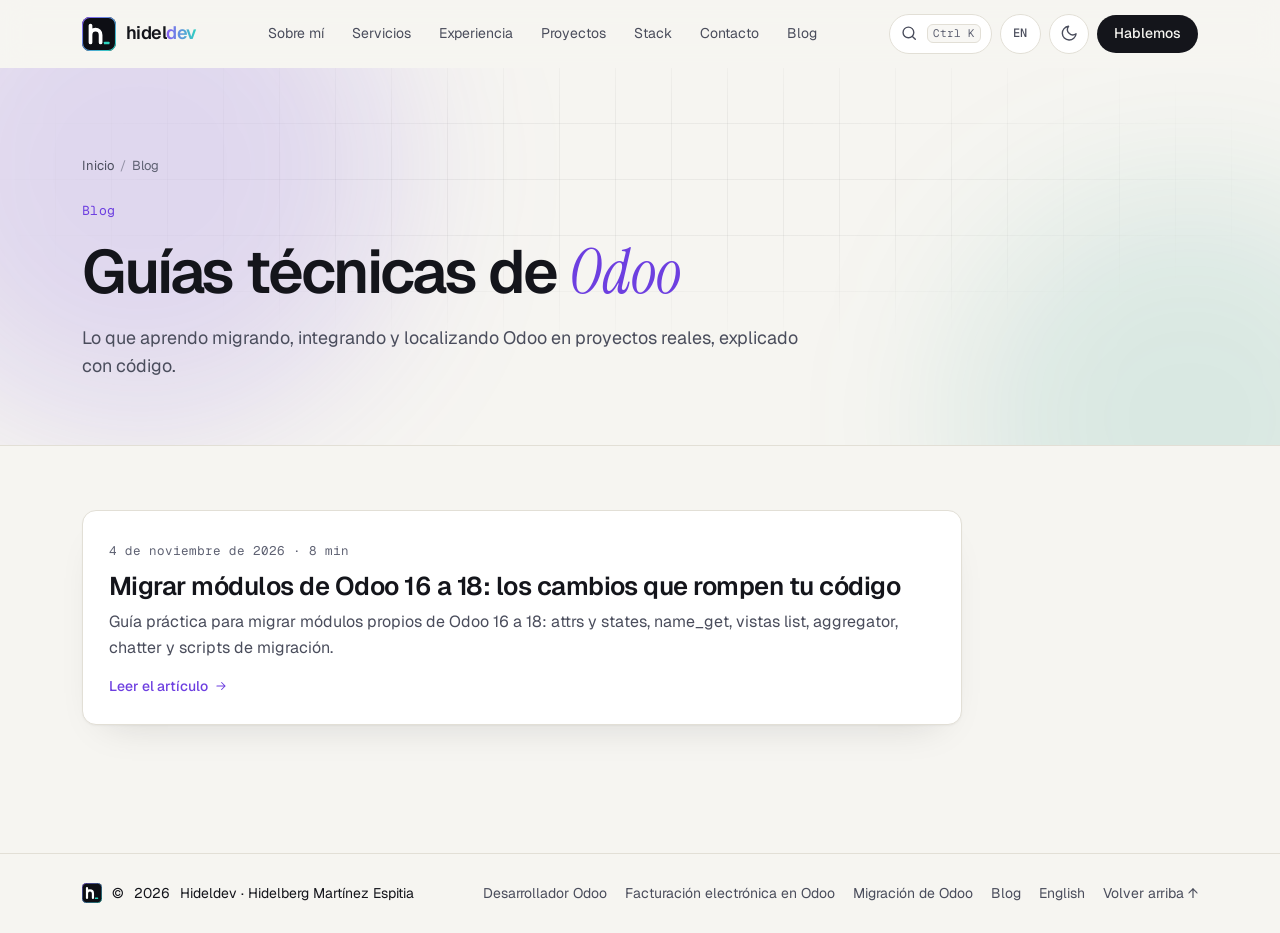
<file: blog/index.html>
<!doctype html>
<html lang="es" data-theme="dark">
<head>
  <meta charset="utf-8">
  <meta name="viewport" content="width=device-width, initial-scale=1">
  <title>Blog de Odoo y desarrollo ERP | Hideldev</title>
  <meta name="description" content="Guías técnicas de Odoo: migraciones, localización fiscal, integraciones y desarrollo de módulos, escritas por Hidelberg Martínez.">
  <meta name="author" content="Hidelberg Martínez Espitia">
  <meta name="robots" content="index, follow, max-image-preview:large, max-snippet:-1">
  <meta name="theme-color" content="#0a0b10" media="(prefers-color-scheme: dark)">
  <meta name="theme-color" content="#f6f5f1" media="(prefers-color-scheme: light)">
  <link rel="canonical" href="https://hidel21.github.io/blog/">

  <meta property="og:type" content="website">
  <meta property="og:locale" content="es_VE">
  <meta property="og:url" content="https://hidel21.github.io/blog/">
  <meta property="og:site_name" content="Hideldev">
  <meta property="og:title" content="Blog de Odoo y desarrollo ERP | Hideldev">
  <meta property="og:description" content="Guías técnicas de Odoo: migraciones, localización fiscal, integraciones y desarrollo de módulos, escritas por Hidelberg Martínez.">
  <meta property="og:image" content="https://hidel21.github.io/assets/img/brand/og-image.jpg">
  <meta property="og:image:width" content="1200">
  <meta property="og:image:height" content="630">
  <meta name="twitter:card" content="summary_large_image">
  <meta name="twitter:site" content="@Hidelberg21">
  <meta name="twitter:image" content="https://hidel21.github.io/assets/img/brand/og-image.jpg">

  <link rel="icon" href="/favicon.ico" sizes="48x48">
  <link rel="icon" href="/assets/img/favicon.svg" type="image/svg+xml">
  <link rel="apple-touch-icon" href="/apple-touch-icon.png">
  <link rel="manifest" href="/site.webmanifest">

  <link rel="preconnect" href="https://fonts.googleapis.com">
  <link rel="preconnect" href="https://fonts.gstatic.com" crossorigin>
  <link href="https://fonts.googleapis.com/css2?family=Geist:wght@400;500;600;700&family=Geist+Mono:wght@400;500&family=Instrument+Serif:ital@1&display=swap" rel="stylesheet">
  <link rel="stylesheet" href="/assets/css/styles.css">

  <script>
    (function () {
      var t = null;
      try { t = localStorage.getItem('theme'); } catch (e) {}
      if (t !== 'light' && t !== 'dark') {
        t = window.matchMedia && window.matchMedia('(prefers-color-scheme: light)').matches ? 'light' : 'dark';
      }
      document.documentElement.setAttribute('data-theme', t);
      document.documentElement.classList.add('js');
    })();
  </script>

  <script type="application/ld+json">
{
  "@context": "https://schema.org",
  "@graph": [
    {
      "@type": "Blog",
      "@id": "https://hidel21.github.io/blog/#blog",
      "name": "Blog de Hideldev",
      "url": "https://hidel21.github.io/blog/",
      "description": "Guías técnicas de Odoo: migraciones, localización fiscal, integraciones y desarrollo de módulos, escritas por Hidelberg Martínez.",
      "inLanguage": "es",
      "author": {
        "@type": "Person",
        "@id": "https://hidel21.github.io/#person",
        "name": "Hidelberg Martínez Espitia",
        "url": "https://hidel21.github.io/",
        "sameAs": [
          "https://www.linkedin.com/in/hidelberg-martinez-espitia/",
          "https://github.com/hidel21"
        ]
      },
      "blogPost": [
        {
          "@type": "TechArticle",
          "headline": "Migrar módulos de Odoo 16 a 18: los cambios que rompen tu código",
          "url": "https://hidel21.github.io/blog/migrar-modulos-odoo-16-a-18/",
          "datePublished": "2026-11-04"
        }
      ]
    }
  ]
}
  </script>
</head>
<body>
  <!-- Sprite de iconos -->
  <svg width="0" height="0" style="position:absolute" aria-hidden="true">
    <defs>
      <linearGradient id="hd-ring" x1="0" y1="0" x2="1" y2="1"><stop offset="0" stop-color="#8b5cf6"/><stop offset="1" stop-color="#2dd4bf"/></linearGradient>
      <symbol id="i-github" viewBox="0 0 24 24"><path fill="currentColor" d="M12 .3a12 12 0 0 0-3.8 23.4c.6.1.8-.3.8-.6v-2c-3.3.7-4-1.6-4-1.6-.6-1.4-1.4-1.8-1.4-1.8-1-.7.1-.7.1-.7 1.2.1 1.8 1.2 1.8 1.2 1.1 1.8 2.8 1.3 3.5 1 0-.8.4-1.3.7-1.6-2.7-.3-5.5-1.3-5.5-5.9 0-1.3.5-2.4 1.2-3.2 0-.3-.5-1.5.2-3.2 0 0 1-.3 3.3 1.2a11.5 11.5 0 0 1 6 0C17.3 4.7 18.3 5 18.3 5c.7 1.7.2 2.9.1 3.2.8.8 1.2 1.9 1.2 3.2 0 4.6-2.8 5.6-5.5 5.9.5.4.9 1.1.9 2.2v3.3c0 .3.1.7.8.6A12 12 0 0 0 12 .3"/></symbol>
      <symbol id="i-linkedin" viewBox="0 0 24 24"><path fill="currentColor" d="M20.45 20.45h-3.55v-5.57c0-1.33-.03-3.04-1.85-3.04-1.85 0-2.14 1.45-2.14 2.94v5.67H9.35V9h3.41v1.56h.05c.48-.9 1.64-1.85 3.37-1.85 3.6 0 4.27 2.37 4.27 5.46v6.28zM5.34 7.43a2.06 2.06 0 1 1 0-4.13 2.06 2.06 0 0 1 0 4.13zM7.12 20.45H3.56V9h3.56v11.45zM22.22 0H1.77C.79 0 0 .77 0 1.73v20.54C0 23.23.79 24 1.77 24h20.45c.98 0 1.78-.77 1.78-1.73V1.73C24 .77 23.2 0 22.22 0z"/></symbol>
      <symbol id="i-whatsapp" viewBox="0 0 24 24"><path fill="currentColor" d="M17.47 14.38c-.3-.15-1.76-.87-2.03-.97-.27-.1-.47-.15-.67.15-.2.3-.77.97-.94 1.16-.17.2-.35.22-.64.08-.3-.15-1.26-.47-2.39-1.48-.88-.79-1.48-1.76-1.65-2.06-.17-.3-.02-.46.13-.6.13-.14.3-.35.45-.52.15-.18.2-.3.3-.5.1-.2.05-.38-.03-.52-.07-.15-.67-1.62-.91-2.21-.25-.58-.49-.5-.67-.51h-.57c-.2 0-.52.08-.8.37-.27.3-1.04 1.02-1.04 2.48 0 1.46 1.07 2.88 1.21 3.07.15.2 2.1 3.2 5.08 4.49.71.3 1.26.49 1.7.63.71.22 1.36.19 1.87.12.57-.09 1.76-.72 2-1.42.25-.7.25-1.29.18-1.41-.08-.13-.28-.2-.57-.35m-5.42 7.4h-.01a9.87 9.87 0 0 1-5.03-1.37l-.36-.22-3.74.99 1-3.65-.24-.38a9.86 9.86 0 0 1-1.51-5.26c0-5.45 4.44-9.88 9.89-9.88 2.64 0 5.12 1.03 6.99 2.9a9.82 9.82 0 0 1 2.89 7c0 5.45-4.44 9.88-9.88 9.88m8.41-18.3A11.82 11.82 0 0 0 12.05 0C5.5 0 .16 5.34.16 11.89c0 2.1.55 4.14 1.59 5.95L.06 24l6.3-1.65a11.88 11.88 0 0 0 5.69 1.45h.01c6.55 0 11.89-5.34 11.89-11.89a11.82 11.82 0 0 0-3.48-8.41z"/></symbol>
      <symbol id="i-arrow" viewBox="0 0 24 24"><path d="M5 12h14M13 6l6 6-6 6"/></symbol>
      <symbol id="i-external" viewBox="0 0 24 24"><path d="M7 17 17 7M8 7h9v9"/></symbol>
      <symbol id="i-download" viewBox="0 0 24 24"><path d="M12 3v12m-5-5 5 5 5-5M5 21h14"/></symbol>
      <symbol id="i-mail" viewBox="0 0 24 24"><rect x="3" y="5" width="18" height="14" rx="2"/><path d="m3 7 9 6 9-6"/></symbol>
      <symbol id="i-sun" viewBox="0 0 24 24"><circle cx="12" cy="12" r="4"/><path d="M12 2v2M12 20v2M4.9 4.9l1.4 1.4M17.7 17.7l1.4 1.4M2 12h2M20 12h2M4.9 19.1l1.4-1.4M17.7 6.3l1.4-1.4"/></symbol>
      <symbol id="i-moon" viewBox="0 0 24 24"><path d="M21 12.8A9 9 0 1 1 11.2 3a7 7 0 0 0 9.8 9.8z"/></symbol>
      <symbol id="i-search" viewBox="0 0 24 24"><circle cx="11" cy="11" r="7"/><path d="m20 20-3.5-3.5"/></symbol>
      <symbol id="i-copy" viewBox="0 0 24 24"><rect x="9" y="9" width="12" height="12" rx="2"/><path d="M5 15H4a1 1 0 0 1-1-1V4a1 1 0 0 1 1-1h10a1 1 0 0 1 1 1v1"/></symbol>
      <symbol id="i-check" viewBox="0 0 24 24"><path d="M20 6 9 17l-5-5"/></symbol>
      <symbol id="i-menu" viewBox="0 0 24 24"><path d="M4 7h16M4 12h16M4 17h16"/></symbol>
      <symbol id="i-close" viewBox="0 0 24 24"><path d="M18 6 6 18M6 6l12 12"/></symbol>
      <symbol id="i-pin" viewBox="0 0 24 24"><path d="M12 21s-7-6.1-7-11a7 7 0 0 1 14 0c0 4.9-7 11-7 11z"/><circle cx="12" cy="10" r="2.5"/></symbol>
      <symbol id="i-erp" viewBox="0 0 24 24"><path d="M21 8 12 3 3 8v8l9 5 9-5z"/><path d="m3 8 9 5 9-5M12 13v8"/></symbol>
      <symbol id="i-receipt" viewBox="0 0 24 24"><path d="M5 3h14v18l-3-2-2 2-2-2-2 2-2-2-3 2z"/><path d="M9 8h6M9 12h6M9 16h3"/></symbol>
      <symbol id="i-plug" viewBox="0 0 24 24"><path d="M9 2v6M15 2v6M6 8h12v4a6 6 0 0 1-12 0zM12 18v4"/></symbol>
      <symbol id="i-layers" viewBox="0 0 24 24"><path d="m12 2 10 5-10 5L2 7z"/><path d="m2 12 10 5 10-5M2 17l10 5 10-5"/></symbol>
      <symbol id="i-sparkles" viewBox="0 0 24 24"><path d="m12 3 1.8 4.7 4.7 1.8-4.7 1.8L12 16l-1.8-4.7-4.7-1.8 4.7-1.8z"/><path d="m19 15 .8 2.2 2.2.8-2.2.8L19 21l-.8-2.2L16 18l2.2-.8z"/></symbol>
      <symbol id="i-chart" viewBox="0 0 24 24"><path d="M3 3v18h18"/><path d="m7 15 4-4 3 3 5-6"/></symbol>
      <symbol id="i-code" viewBox="0 0 24 24"><path d="m8 7-5 5 5 5M16 7l5 5-5 5"/></symbol>
      <symbol id="i-star" viewBox="0 0 24 24"><path d="m12 3 2.8 5.7 6.2.9-4.5 4.4 1 6.2-5.5-2.9-5.5 2.9 1-6.2L3 9.6l6.2-.9z"/></symbol>
      <symbol id="i-repo" viewBox="0 0 24 24"><path d="M6 3v12"/><circle cx="18" cy="6" r="3"/><circle cx="6" cy="18" r="3"/><path d="M18 9a9 9 0 0 1-9 9"/></symbol>
      <symbol id="i-cap" viewBox="0 0 24 24"><path d="m2 9 10-5 10 5-10 5z"/><path d="M6 11v5c0 1.5 2.7 3 6 3s6-1.5 6-3v-5"/></symbol>
      <symbol id="i-award" viewBox="0 0 24 24"><circle cx="12" cy="9" r="6"/><path d="m8.5 14-1.5 8 5-3 5 3-1.5-8"/></symbol>
      <symbol id="i-globe" viewBox="0 0 24 24"><circle cx="12" cy="12" r="9"/><path d="M3 12h18M12 3a14 14 0 0 1 0 18M12 3a14 14 0 0 0 0 18"/></symbol>
      <symbol id="i-send" viewBox="0 0 24 24"><path d="m22 2-7 20-4-9-9-4z"/><path d="M22 2 11 13"/></symbol>
      <symbol id="i-codepen" viewBox="0 0 24 24"><path d="m12 2 10 6.5v7L12 22 2 15.5v-7z"/><path d="M12 22v-6.5M22 8.5l-10 7-10-7M2 15.5l10-7 10 7M12 2v6.5"/></symbol>
    </defs>
  </svg>

  <a class="skip-link" href="#main">Saltar al contenido</a>
  <div class="scroll-progress" aria-hidden="true"><span></span></div>

  <header class="site-header" id="top">
    <div class="container header-inner">
      <a href="/" class="brand" aria-label="Hideldev — inicio">
        <svg class="brand-mark" viewBox="0 0 512 512" aria-hidden="true">
          <rect width="512" height="512" rx="116" fill="#0d0e14"/>
          <rect x="8" y="8" width="496" height="496" rx="108" fill="none" stroke="url(#hd-ring)" stroke-width="16"/>
          <path d="M128 128V384M128 270c0-46 34-80 76-80s76 34 76 80v114" fill="none" stroke="#fff" stroke-width="56" stroke-linecap="round" stroke-linejoin="round"/>
          <rect class="brand-cursor" x="330" y="372" width="84" height="40" rx="10" fill="#2dd4bf"/>
        </svg>
        <span class="brand-text">hidel<span class="brand-dev">dev</span></span>
      </a>

      <nav class="main-nav" id="main-nav" aria-label="Principal">
        <ul>
          <li><a href="/#sobre-mi">Sobre mí</a></li>
          <li><a href="/#servicios">Servicios</a></li>
          <li><a href="/#experiencia">Experiencia</a></li>
          <li><a href="/#proyectos">Proyectos</a></li>
          <li><a href="/#stack">Stack</a></li>
          <li><a href="/#contacto">Contacto</a></li>
          <li><a href="/blog/">Blog</a></li>
        </ul>
      </nav>

      <div class="header-actions">
        <button class="icon-btn cmdk-trigger" type="button" data-open-palette aria-label="Abrir buscador de comandos (Ctrl + K)">
          <svg class="ico"><use href="#i-search"/></svg>
          <kbd class="kbd-hint" aria-hidden="true">Ctrl K</kbd>
        </button>
        <a class="icon-btn lang-switch" href="/en/" hreflang="en" lang="en" aria-label="English version">EN</a>
        <button class="icon-btn" type="button" id="theme-toggle" aria-label="Cambiar a tema claro">
          <svg class="ico ico-sun"><use href="#i-sun"/></svg>
          <svg class="ico ico-moon"><use href="#i-moon"/></svg>
        </button>
        <a class="btn btn-primary btn-sm header-cta" href="/#contacto">Hablemos</a>
        <button class="icon-btn menu-toggle" type="button" aria-controls="main-nav" aria-expanded="false" aria-label="Abrir menú">
          <svg class="ico ico-menu"><use href="#i-menu"/></svg>
          <svg class="ico ico-close"><use href="#i-close"/></svg>
        </button>
      </div>
    </div>
  </header>

  <main id="main">
    <section class="page-hero" aria-labelledby="page-title">
      <div class="hero-bg" aria-hidden="true">
        <div class="grid-bg"></div>
        <div class="glow glow-a"></div>
        <div class="glow glow-b"></div>
      </div>
      <div class="container">
        <nav class="breadcrumb" aria-label="Migas de pan"><ol><li><a href="/">Inicio</a></li><li aria-current="page">Blog</li></ol></nav>
        <p class="section-kicker" style="margin-top:24px">Blog</p>
        <h1 id="page-title" class="page-title">Guías técnicas de <em>Odoo</em></h1>
        <p class="page-lead">Lo que aprendo migrando, integrando y localizando Odoo en proyectos reales, explicado con código.</p>
      </div>
    </section>

    <section class="section">
      <div class="container">
        <div class="post-list">
          <a class="card spotlight" href="/blog/migrar-modulos-odoo-16-a-18/">
            <time datetime="2026-11-04">4 de noviembre de 2026 · 8 min</time>
            <h2>Migrar módulos de Odoo 16 a 18: los cambios que rompen tu código</h2>
            <p>Guía práctica para migrar módulos propios de Odoo 16 a 18: attrs y states, name_get, vistas list, aggregator, chatter y scripts de migración.</p>
            <span class="service-link">Leer el artículo <svg class="ico"><use href="#i-arrow"/></svg></span>
          </a>
        </div>
      </div>
    </section>
  </main>

  <footer class="site-footer">
    <div class="container footer-inner">
      <p class="footer-brand"><img src="/assets/img/brand/hideldev-icon.svg" width="20" height="20" alt=""> © <span id="year">2026</span> Hideldev · Hidelberg Martínez Espitia</p>
      <nav class="footer-links" aria-label="Servicios">
        <a href="/desarrollador-odoo/">Desarrollador Odoo</a>
        <a href="/facturacion-electronica-odoo/">Facturación electrónica en Odoo</a>
        <a href="/migracion-odoo/">Migración de Odoo</a>
        <a href="/blog/">Blog</a>
        <a href="/en/">English</a>
        <a href="#top">Volver arriba ↑</a>
      </nav>
    </div>
  </footer>

  <!-- Paleta de comandos -->
  <dialog class="palette" id="palette" aria-label="Buscador de comandos">
    <div class="palette-box">
      <div class="palette-search">
        <svg class="ico"><use href="#i-search"/></svg>
        <input type="text" id="palette-input" placeholder="Busca una sección o acción…" autocomplete="off"
               role="combobox" aria-expanded="true" aria-controls="palette-list" aria-autocomplete="list">
        <kbd>Esc</kbd>
      </div>
      <ul class="palette-list" id="palette-list" role="listbox" aria-label="Resultados"></ul>
      <div class="palette-foot"><span><kbd>↑</kbd><kbd>↓</kbd> navegar</span><span><kbd>Enter</kbd> abrir</span></div>
    </div>
  </dialog>

  <div class="toast" id="toast" role="status" aria-live="polite"></div>

  <script src="/assets/js/main.js" defer></script>
</body>
</html>
</file>
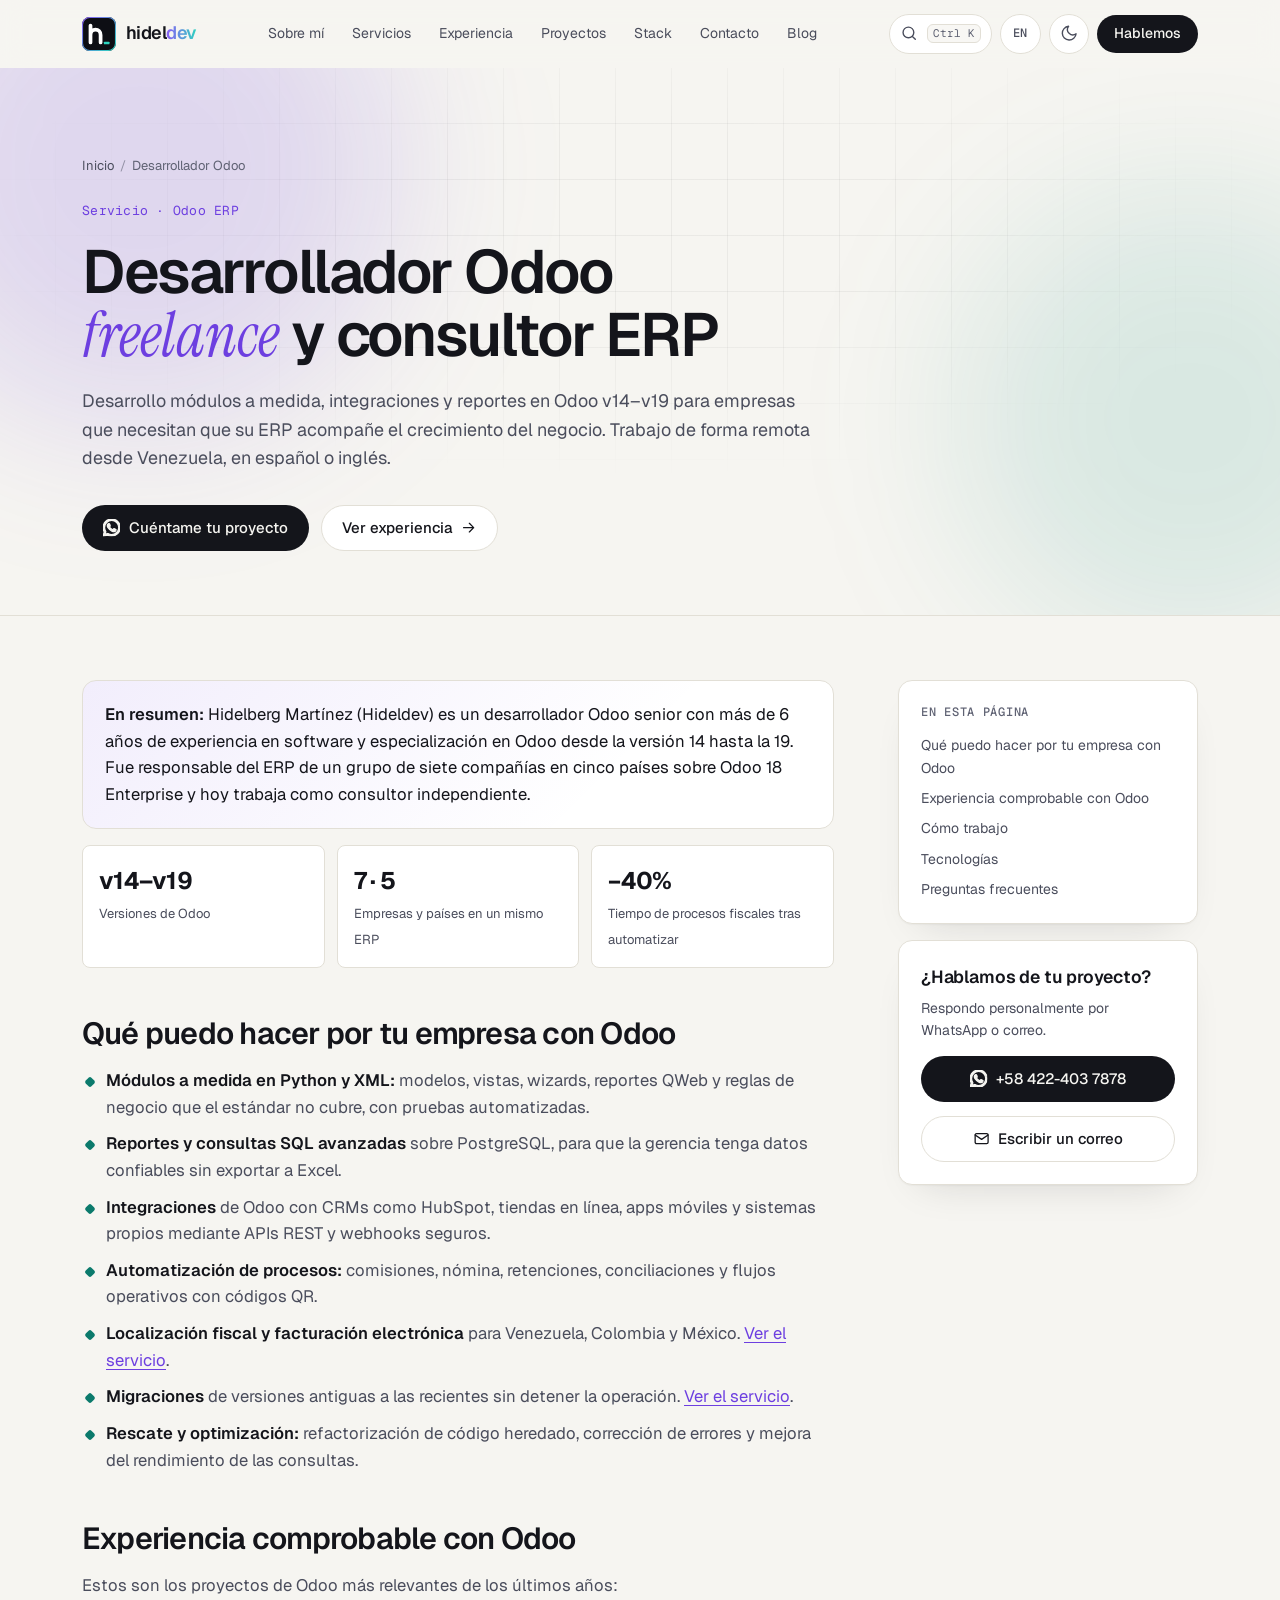
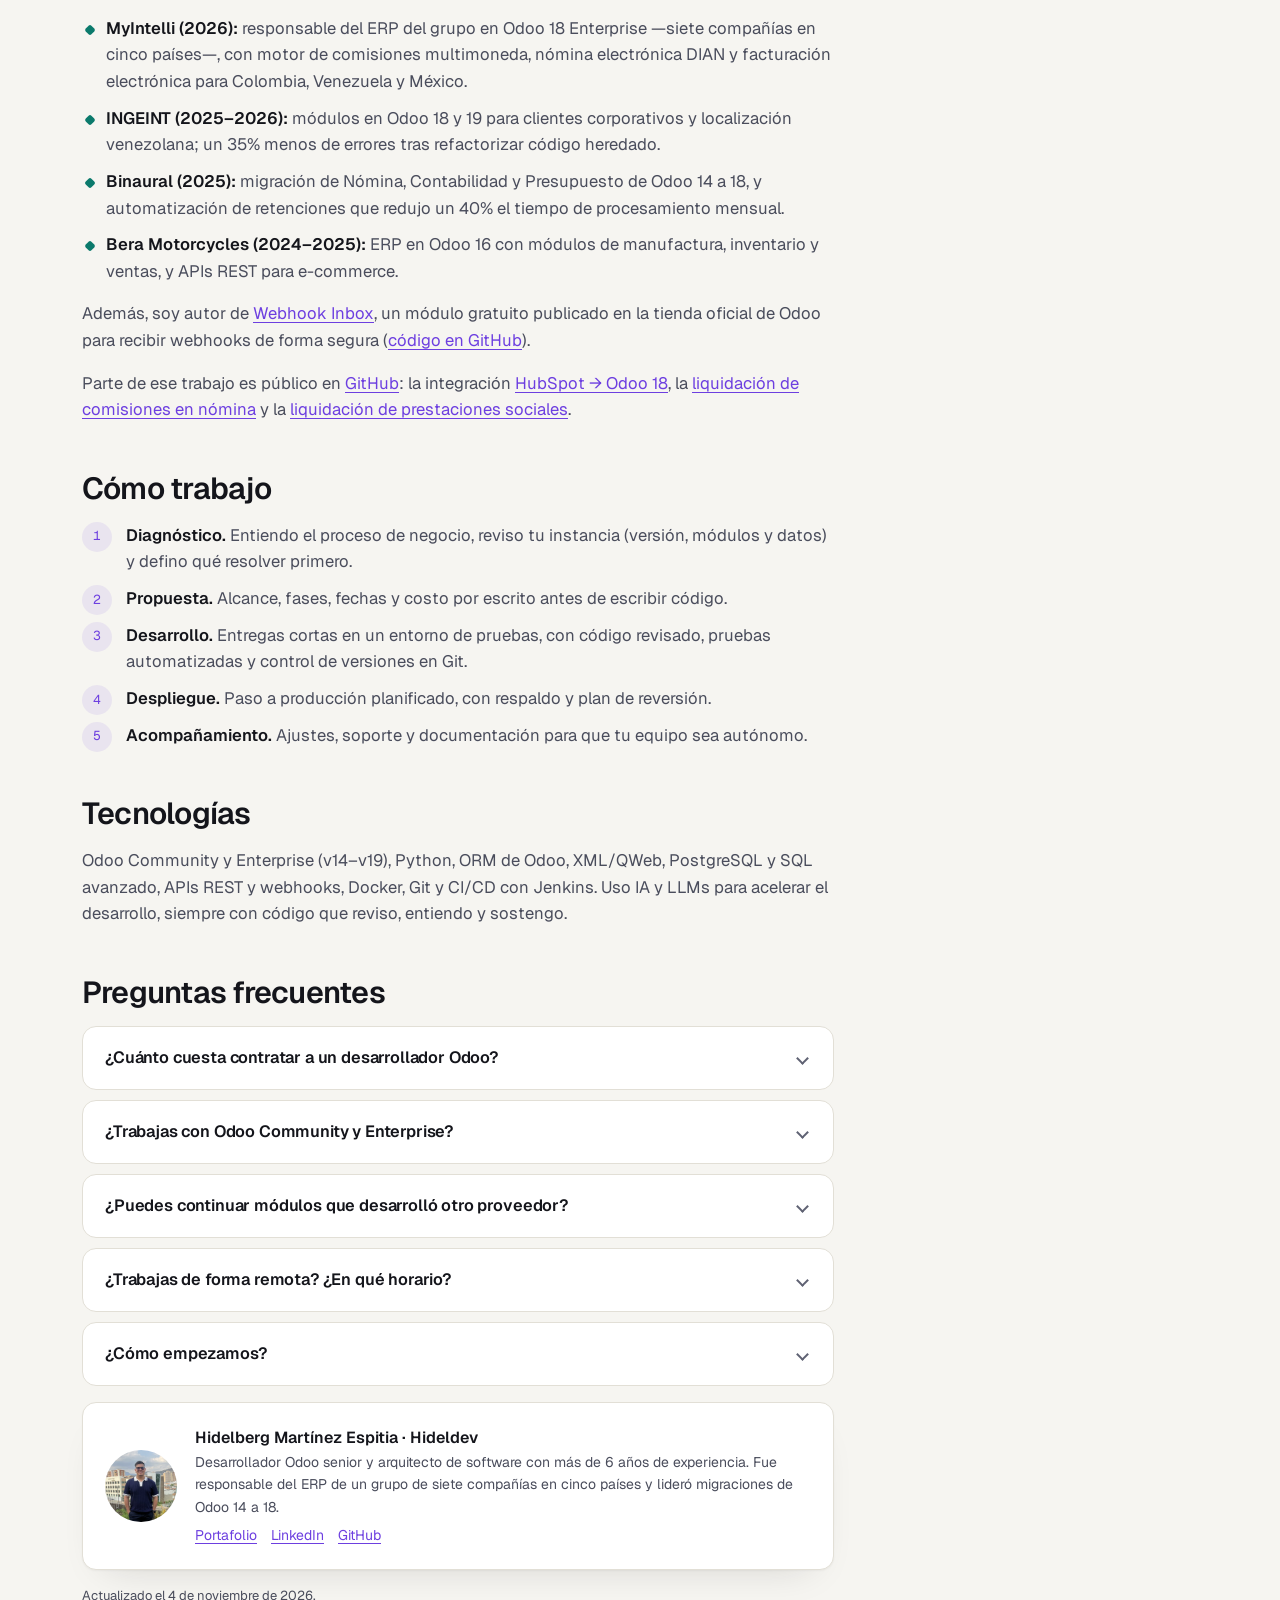
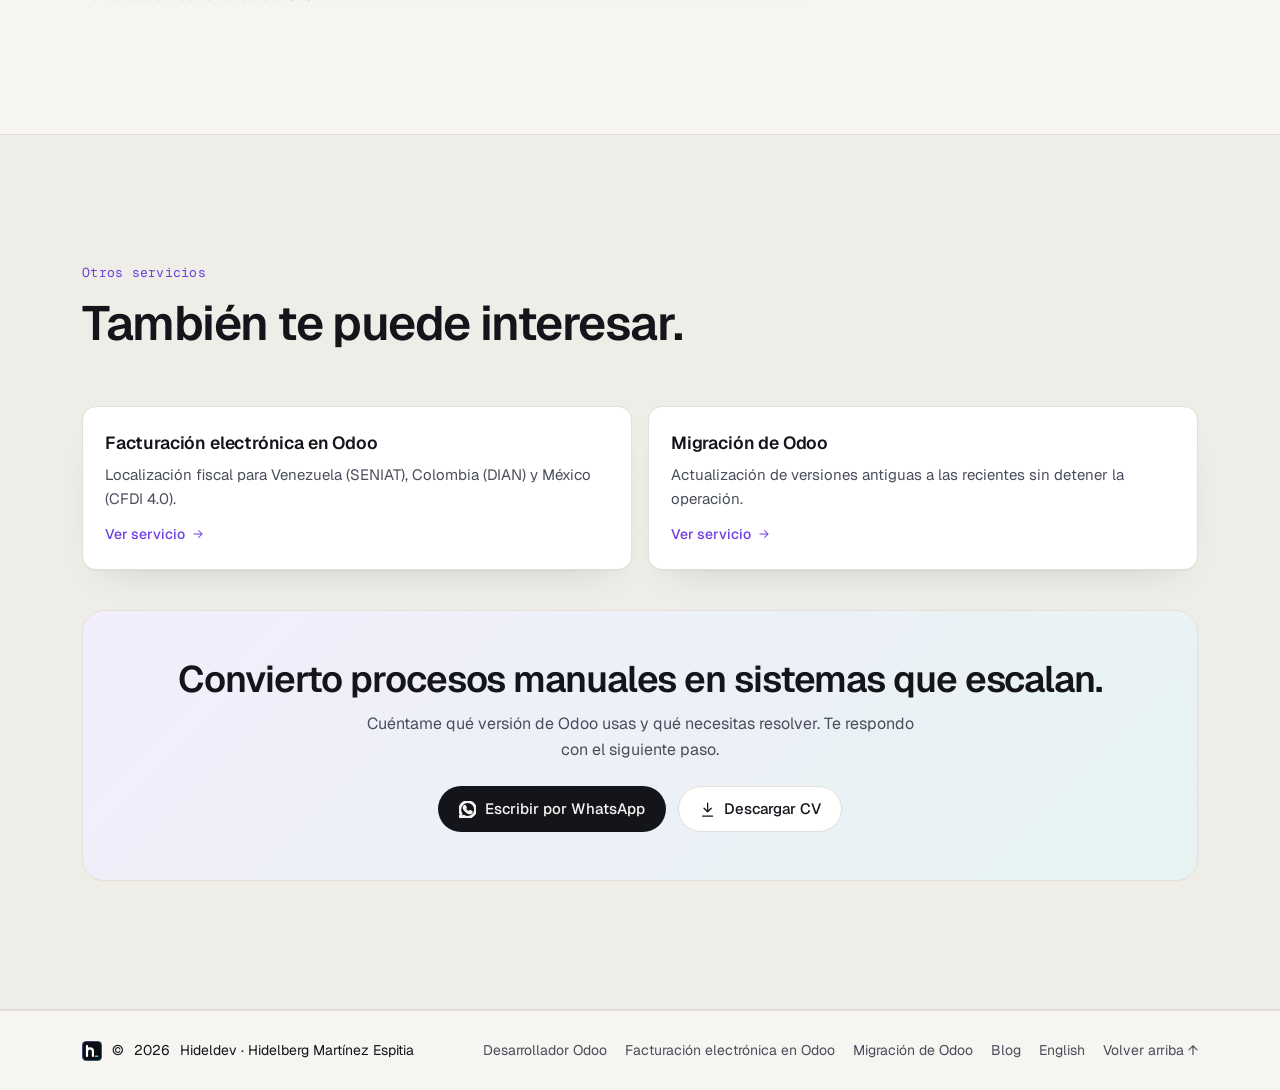
<file: desarrollador-odoo/index.html>
<!doctype html>
<html lang="es" data-theme="dark">
<head>
  <meta charset="utf-8">
  <meta name="viewport" content="width=device-width, initial-scale=1">
  <title>Desarrollador Odoo freelance (v14–v19) | Hidelberg Martínez</title>
  <meta name="description" content="Desarrollador Odoo senior y consultor ERP: módulos a medida, integraciones, reportes y localización fiscal. Trabajo remoto desde Venezuela.">
  <meta name="author" content="Hidelberg Martínez Espitia">
  <meta name="robots" content="index, follow, max-image-preview:large, max-snippet:-1">
  <meta name="theme-color" content="#0a0b10" media="(prefers-color-scheme: dark)">
  <meta name="theme-color" content="#f6f5f1" media="(prefers-color-scheme: light)">
  <link rel="canonical" href="https://hidel21.github.io/desarrollador-odoo/">
  <link rel="alternate" hreflang="es" href="https://hidel21.github.io/desarrollador-odoo/">
  <link rel="alternate" hreflang="en" href="https://hidel21.github.io/en/odoo-developer/">
  <link rel="alternate" hreflang="x-default" href="https://hidel21.github.io/desarrollador-odoo/">

  <meta property="og:type" content="website">
  <meta property="og:locale" content="es_VE">
  <meta property="og:url" content="https://hidel21.github.io/desarrollador-odoo/">
  <meta property="og:site_name" content="Hideldev">
  <meta property="og:title" content="Desarrollador Odoo freelance (v14–v19) | Hidelberg Martínez">
  <meta property="og:description" content="Desarrollador Odoo senior y consultor ERP: módulos a medida, integraciones, reportes y localización fiscal. Trabajo remoto desde Venezuela.">
  <meta property="og:image" content="https://hidel21.github.io/assets/img/brand/og-image.jpg">
  <meta property="og:image:width" content="1200">
  <meta property="og:image:height" content="630">
  <meta name="twitter:card" content="summary_large_image">
  <meta name="twitter:site" content="@Hidelberg21">
  <meta name="twitter:image" content="https://hidel21.github.io/assets/img/brand/og-image.jpg">

  <link rel="icon" href="/favicon.ico" sizes="48x48">
  <link rel="icon" href="/assets/img/favicon.svg" type="image/svg+xml">
  <link rel="apple-touch-icon" href="/apple-touch-icon.png">
  <link rel="manifest" href="/site.webmanifest">

  <link rel="preconnect" href="https://fonts.googleapis.com">
  <link rel="preconnect" href="https://fonts.gstatic.com" crossorigin>
  <link href="https://fonts.googleapis.com/css2?family=Geist:wght@400;500;600;700&family=Geist+Mono:wght@400;500&family=Instrument+Serif:ital@1&display=swap" rel="stylesheet">
  <link rel="stylesheet" href="/assets/css/styles.css">

  <script>
    (function () {
      var t = null;
      try { t = localStorage.getItem('theme'); } catch (e) {}
      if (t !== 'light' && t !== 'dark') {
        t = window.matchMedia && window.matchMedia('(prefers-color-scheme: light)').matches ? 'light' : 'dark';
      }
      document.documentElement.setAttribute('data-theme', t);
      document.documentElement.classList.add('js');
    })();
  </script>

  <script type="application/ld+json">
{
  "@context": "https://schema.org",
  "@graph": [
    {
      "@type": "WebPage",
      "@id": "https://hidel21.github.io/desarrollador-odoo/#webpage",
      "url": "https://hidel21.github.io/desarrollador-odoo/",
      "name": "Desarrollador Odoo freelance (v14–v19) | Hidelberg Martínez",
      "description": "Desarrollador Odoo senior y consultor ERP: módulos a medida, integraciones, reportes y localización fiscal. Trabajo remoto desde Venezuela.",
      "inLanguage": "es",
      "isPartOf": {
        "@type": "WebSite",
        "@id": "https://hidel21.github.io/#website",
        "url": "https://hidel21.github.io/",
        "name": "Hideldev"
      },
      "about": {
        "@id": "https://hidel21.github.io/desarrollador-odoo/#service"
      },
      "author": {
        "@id": "https://hidel21.github.io/#person"
      },
      "dateModified": "2026-11-04",
      "breadcrumb": {
        "@id": "https://hidel21.github.io/desarrollador-odoo/#breadcrumb"
      },
      "primaryImageOfPage": {
        "@type": "ImageObject",
        "url": "https://hidel21.github.io/assets/img/brand/og-image.jpg"
      }
    },
    {
      "@type": "BreadcrumbList",
      "@id": "https://hidel21.github.io/desarrollador-odoo/#breadcrumb",
      "itemListElement": [
        {
          "@type": "ListItem",
          "position": 1,
          "name": "Inicio",
          "item": "https://hidel21.github.io/"
        },
        {
          "@type": "ListItem",
          "position": 2,
          "name": "Desarrollador Odoo",
          "item": "https://hidel21.github.io/desarrollador-odoo/"
        }
      ]
    },
    {
      "@type": "Service",
      "@id": "https://hidel21.github.io/desarrollador-odoo/#service",
      "name": "Desarrollador Odoo freelance y consultor ERP",
      "serviceType": "Desarrollo y consultoría Odoo ERP",
      "description": "Desarrollador Odoo senior y consultor ERP: módulos a medida, integraciones, reportes y localización fiscal. Trabajo remoto desde Venezuela.",
      "url": "https://hidel21.github.io/desarrollador-odoo/",
      "provider": {
        "@type": "Person",
        "@id": "https://hidel21.github.io/#person",
        "name": "Hidelberg Martínez Espitia",
        "url": "https://hidel21.github.io/",
        "sameAs": [
          "https://www.linkedin.com/in/hidelberg-martinez-espitia/",
          "https://github.com/hidel21"
        ]
      },
      "availableChannel": {
        "@type": "ServiceChannel",
        "serviceUrl": "https://hidel21.github.io/desarrollador-odoo/",
        "servicePhone": "+58-422-403-7878"
      },
      "areaServed": [
        {
          "@type": "Country",
          "name": "Venezuela"
        },
        {
          "@type": "Country",
          "name": "Colombia"
        },
        {
          "@type": "Country",
          "name": "México"
        },
        {
          "@type": "Country",
          "name": "España"
        },
        {
          "@type": "Country",
          "name": "Estados Unidos"
        }
      ],
      "availableLanguage": [
        "es",
        "en"
      ]
    },
    {
      "@type": "FAQPage",
      "@id": "https://hidel21.github.io/desarrollador-odoo/#faq",
      "mainEntity": [
        {
          "@type": "Question",
          "name": "¿Cuánto cuesta contratar a un desarrollador Odoo?",
          "acceptedAnswer": {
            "@type": "Answer",
            "text": "Depende del alcance: no es lo mismo un reporte que un módulo con integraciones. Tras un diagnóstico corto envío una propuesta con alcance, fases, fechas y costo, para que decidas con toda la información."
          }
        },
        {
          "@type": "Question",
          "name": "¿Trabajas con Odoo Community y Enterprise?",
          "acceptedAnswer": {
            "@type": "Answer",
            "text": "Sí. He desarrollado sobre ambas ediciones, incluida una instalación de Odoo 18 Enterprise multicompañía con siete empresas en cinco países."
          }
        },
        {
          "@type": "Question",
          "name": "¿Puedes continuar módulos que desarrolló otro proveedor?",
          "acceptedAnswer": {
            "@type": "Answer",
            "text": "Sí. Reviso el código existente, documento lo que encuentro y propongo qué conservar, qué corregir y qué reescribir antes de agregar funciones nuevas."
          }
        },
        {
          "@type": "Question",
          "name": "¿Trabajas de forma remota? ¿En qué horario?",
          "acceptedAnswer": {
            "@type": "Answer",
            "text": "Sí, desde Venezuela (UTC−4), con horario compatible con toda América. Hablo español nativo e inglés B2."
          }
        },
        {
          "@type": "Question",
          "name": "¿Cómo empezamos?",
          "acceptedAnswer": {
            "@type": "Answer",
            "text": "Escríbeme por WhatsApp al +58 422-403 7878 o a hidelmartinez21@gmail.com contándome tu versión de Odoo y qué necesitas resolver."
          }
        }
      ]
    }
  ]
}
  </script>
</head>
<body>
  <!-- Sprite de iconos -->
  <svg width="0" height="0" style="position:absolute" aria-hidden="true">
    <defs>
      <linearGradient id="hd-ring" x1="0" y1="0" x2="1" y2="1"><stop offset="0" stop-color="#8b5cf6"/><stop offset="1" stop-color="#2dd4bf"/></linearGradient>
      <symbol id="i-github" viewBox="0 0 24 24"><path fill="currentColor" d="M12 .3a12 12 0 0 0-3.8 23.4c.6.1.8-.3.8-.6v-2c-3.3.7-4-1.6-4-1.6-.6-1.4-1.4-1.8-1.4-1.8-1-.7.1-.7.1-.7 1.2.1 1.8 1.2 1.8 1.2 1.1 1.8 2.8 1.3 3.5 1 0-.8.4-1.3.7-1.6-2.7-.3-5.5-1.3-5.5-5.9 0-1.3.5-2.4 1.2-3.2 0-.3-.5-1.5.2-3.2 0 0 1-.3 3.3 1.2a11.5 11.5 0 0 1 6 0C17.3 4.7 18.3 5 18.3 5c.7 1.7.2 2.9.1 3.2.8.8 1.2 1.9 1.2 3.2 0 4.6-2.8 5.6-5.5 5.9.5.4.9 1.1.9 2.2v3.3c0 .3.1.7.8.6A12 12 0 0 0 12 .3"/></symbol>
      <symbol id="i-linkedin" viewBox="0 0 24 24"><path fill="currentColor" d="M20.45 20.45h-3.55v-5.57c0-1.33-.03-3.04-1.85-3.04-1.85 0-2.14 1.45-2.14 2.94v5.67H9.35V9h3.41v1.56h.05c.48-.9 1.64-1.85 3.37-1.85 3.6 0 4.27 2.37 4.27 5.46v6.28zM5.34 7.43a2.06 2.06 0 1 1 0-4.13 2.06 2.06 0 0 1 0 4.13zM7.12 20.45H3.56V9h3.56v11.45zM22.22 0H1.77C.79 0 0 .77 0 1.73v20.54C0 23.23.79 24 1.77 24h20.45c.98 0 1.78-.77 1.78-1.73V1.73C24 .77 23.2 0 22.22 0z"/></symbol>
      <symbol id="i-whatsapp" viewBox="0 0 24 24"><path fill="currentColor" d="M17.47 14.38c-.3-.15-1.76-.87-2.03-.97-.27-.1-.47-.15-.67.15-.2.3-.77.97-.94 1.16-.17.2-.35.22-.64.08-.3-.15-1.26-.47-2.39-1.48-.88-.79-1.48-1.76-1.65-2.06-.17-.3-.02-.46.13-.6.13-.14.3-.35.45-.52.15-.18.2-.3.3-.5.1-.2.05-.38-.03-.52-.07-.15-.67-1.62-.91-2.21-.25-.58-.49-.5-.67-.51h-.57c-.2 0-.52.08-.8.37-.27.3-1.04 1.02-1.04 2.48 0 1.46 1.07 2.88 1.21 3.07.15.2 2.1 3.2 5.08 4.49.71.3 1.26.49 1.7.63.71.22 1.36.19 1.87.12.57-.09 1.76-.72 2-1.42.25-.7.25-1.29.18-1.41-.08-.13-.28-.2-.57-.35m-5.42 7.4h-.01a9.87 9.87 0 0 1-5.03-1.37l-.36-.22-3.74.99 1-3.65-.24-.38a9.86 9.86 0 0 1-1.51-5.26c0-5.45 4.44-9.88 9.89-9.88 2.64 0 5.12 1.03 6.99 2.9a9.82 9.82 0 0 1 2.89 7c0 5.45-4.44 9.88-9.88 9.88m8.41-18.3A11.82 11.82 0 0 0 12.05 0C5.5 0 .16 5.34.16 11.89c0 2.1.55 4.14 1.59 5.95L.06 24l6.3-1.65a11.88 11.88 0 0 0 5.69 1.45h.01c6.55 0 11.89-5.34 11.89-11.89a11.82 11.82 0 0 0-3.48-8.41z"/></symbol>
      <symbol id="i-arrow" viewBox="0 0 24 24"><path d="M5 12h14M13 6l6 6-6 6"/></symbol>
      <symbol id="i-external" viewBox="0 0 24 24"><path d="M7 17 17 7M8 7h9v9"/></symbol>
      <symbol id="i-download" viewBox="0 0 24 24"><path d="M12 3v12m-5-5 5 5 5-5M5 21h14"/></symbol>
      <symbol id="i-mail" viewBox="0 0 24 24"><rect x="3" y="5" width="18" height="14" rx="2"/><path d="m3 7 9 6 9-6"/></symbol>
      <symbol id="i-sun" viewBox="0 0 24 24"><circle cx="12" cy="12" r="4"/><path d="M12 2v2M12 20v2M4.9 4.9l1.4 1.4M17.7 17.7l1.4 1.4M2 12h2M20 12h2M4.9 19.1l1.4-1.4M17.7 6.3l1.4-1.4"/></symbol>
      <symbol id="i-moon" viewBox="0 0 24 24"><path d="M21 12.8A9 9 0 1 1 11.2 3a7 7 0 0 0 9.8 9.8z"/></symbol>
      <symbol id="i-search" viewBox="0 0 24 24"><circle cx="11" cy="11" r="7"/><path d="m20 20-3.5-3.5"/></symbol>
      <symbol id="i-copy" viewBox="0 0 24 24"><rect x="9" y="9" width="12" height="12" rx="2"/><path d="M5 15H4a1 1 0 0 1-1-1V4a1 1 0 0 1 1-1h10a1 1 0 0 1 1 1v1"/></symbol>
      <symbol id="i-check" viewBox="0 0 24 24"><path d="M20 6 9 17l-5-5"/></symbol>
      <symbol id="i-menu" viewBox="0 0 24 24"><path d="M4 7h16M4 12h16M4 17h16"/></symbol>
      <symbol id="i-close" viewBox="0 0 24 24"><path d="M18 6 6 18M6 6l12 12"/></symbol>
      <symbol id="i-pin" viewBox="0 0 24 24"><path d="M12 21s-7-6.1-7-11a7 7 0 0 1 14 0c0 4.9-7 11-7 11z"/><circle cx="12" cy="10" r="2.5"/></symbol>
      <symbol id="i-erp" viewBox="0 0 24 24"><path d="M21 8 12 3 3 8v8l9 5 9-5z"/><path d="m3 8 9 5 9-5M12 13v8"/></symbol>
      <symbol id="i-receipt" viewBox="0 0 24 24"><path d="M5 3h14v18l-3-2-2 2-2-2-2 2-2-2-3 2z"/><path d="M9 8h6M9 12h6M9 16h3"/></symbol>
      <symbol id="i-plug" viewBox="0 0 24 24"><path d="M9 2v6M15 2v6M6 8h12v4a6 6 0 0 1-12 0zM12 18v4"/></symbol>
      <symbol id="i-layers" viewBox="0 0 24 24"><path d="m12 2 10 5-10 5L2 7z"/><path d="m2 12 10 5 10-5M2 17l10 5 10-5"/></symbol>
      <symbol id="i-sparkles" viewBox="0 0 24 24"><path d="m12 3 1.8 4.7 4.7 1.8-4.7 1.8L12 16l-1.8-4.7-4.7-1.8 4.7-1.8z"/><path d="m19 15 .8 2.2 2.2.8-2.2.8L19 21l-.8-2.2L16 18l2.2-.8z"/></symbol>
      <symbol id="i-chart" viewBox="0 0 24 24"><path d="M3 3v18h18"/><path d="m7 15 4-4 3 3 5-6"/></symbol>
      <symbol id="i-code" viewBox="0 0 24 24"><path d="m8 7-5 5 5 5M16 7l5 5-5 5"/></symbol>
      <symbol id="i-star" viewBox="0 0 24 24"><path d="m12 3 2.8 5.7 6.2.9-4.5 4.4 1 6.2-5.5-2.9-5.5 2.9 1-6.2L3 9.6l6.2-.9z"/></symbol>
      <symbol id="i-repo" viewBox="0 0 24 24"><path d="M6 3v12"/><circle cx="18" cy="6" r="3"/><circle cx="6" cy="18" r="3"/><path d="M18 9a9 9 0 0 1-9 9"/></symbol>
      <symbol id="i-cap" viewBox="0 0 24 24"><path d="m2 9 10-5 10 5-10 5z"/><path d="M6 11v5c0 1.5 2.7 3 6 3s6-1.5 6-3v-5"/></symbol>
      <symbol id="i-award" viewBox="0 0 24 24"><circle cx="12" cy="9" r="6"/><path d="m8.5 14-1.5 8 5-3 5 3-1.5-8"/></symbol>
      <symbol id="i-globe" viewBox="0 0 24 24"><circle cx="12" cy="12" r="9"/><path d="M3 12h18M12 3a14 14 0 0 1 0 18M12 3a14 14 0 0 0 0 18"/></symbol>
      <symbol id="i-send" viewBox="0 0 24 24"><path d="m22 2-7 20-4-9-9-4z"/><path d="M22 2 11 13"/></symbol>
      <symbol id="i-codepen" viewBox="0 0 24 24"><path d="m12 2 10 6.5v7L12 22 2 15.5v-7z"/><path d="M12 22v-6.5M22 8.5l-10 7-10-7M2 15.5l10-7 10 7M12 2v6.5"/></symbol>
    </defs>
  </svg>

  <a class="skip-link" href="#main">Saltar al contenido</a>
  <div class="scroll-progress" aria-hidden="true"><span></span></div>

  <!-- ============ HEADER ============ -->
  <header class="site-header" id="top">
    <div class="container header-inner">
      <a href="/" class="brand" aria-label="Hideldev — inicio">
        <svg class="brand-mark" viewBox="0 0 512 512" aria-hidden="true">
          <rect width="512" height="512" rx="116" fill="#0d0e14"/>
          <rect x="8" y="8" width="496" height="496" rx="108" fill="none" stroke="url(#hd-ring)" stroke-width="16"/>
          <path d="M128 128V384M128 270c0-46 34-80 76-80s76 34 76 80v114" fill="none" stroke="#fff" stroke-width="56" stroke-linecap="round" stroke-linejoin="round"/>
          <rect class="brand-cursor" x="330" y="372" width="84" height="40" rx="10" fill="#2dd4bf"/>
        </svg>
        <span class="brand-text">hidel<span class="brand-dev">dev</span></span>
      </a>

      <nav class="main-nav" id="main-nav" aria-label="Principal">
        <ul>
          <li><a href="/#sobre-mi">Sobre mí</a></li>
          <li><a href="/#servicios">Servicios</a></li>
          <li><a href="/#experiencia">Experiencia</a></li>
          <li><a href="/#proyectos">Proyectos</a></li>
          <li><a href="/#stack">Stack</a></li>
          <li><a href="/#contacto">Contacto</a></li>
          <li><a href="/blog/">Blog</a></li>
        </ul>
      </nav>

      <div class="header-actions">
        <button class="icon-btn cmdk-trigger" type="button" data-open-palette aria-label="Abrir buscador de comandos (Ctrl + K)">
          <svg class="ico"><use href="#i-search"/></svg>
          <kbd class="kbd-hint" aria-hidden="true">Ctrl K</kbd>
        </button>
        <a class="icon-btn lang-switch" href="/en/odoo-developer/" hreflang="en" lang="en" aria-label="English version">EN</a>
        <button class="icon-btn" type="button" id="theme-toggle" aria-label="Cambiar a tema claro">
          <svg class="ico ico-sun"><use href="#i-sun"/></svg>
          <svg class="ico ico-moon"><use href="#i-moon"/></svg>
        </button>
        <a class="btn btn-primary btn-sm header-cta" href="/#contacto">Hablemos</a>
        <button class="icon-btn menu-toggle" type="button" aria-controls="main-nav" aria-expanded="false" aria-label="Abrir menú">
          <svg class="ico ico-menu"><use href="#i-menu"/></svg>
          <svg class="ico ico-close"><use href="#i-close"/></svg>
        </button>
      </div>
    </div>
  </header>

  <main id="main">
    <section class="page-hero" aria-labelledby="page-title">
      <div class="hero-bg" aria-hidden="true">
        <div class="grid-bg"></div>
        <div class="glow glow-a"></div>
        <div class="glow glow-b"></div>
      </div>
      <div class="container">
        <nav class="breadcrumb" aria-label="Migas de pan">
          <ol>
            <li><a href="/">Inicio</a></li>
            <li aria-current="page">Desarrollador Odoo</li>
          </ol>
        </nav>
        <p class="section-kicker" style="margin-top:24px">Servicio · Odoo ERP</p>
        <h1 id="page-title" class="page-title">Desarrollador Odoo <em>freelance</em> y consultor ERP</h1>
        <p class="page-lead">Desarrollo módulos a medida, integraciones y reportes en Odoo v14–v19 para empresas que necesitan que su ERP acompañe el crecimiento del negocio. Trabajo de forma remota desde Venezuela, en español o inglés.</p>
        <div class="hero-ctas">
          <a class="btn btn-primary" href="https://wa.me/584224037878?text=Hola%20Hidelberg%2C%20vi%20tu%20p%C3%A1gina%20de%20desarrollo%20Odoo%20y%20quiero%20contarte%20mi%20proyecto." target="_blank" rel="noopener"><svg class="ico"><use href="#i-whatsapp"/></svg> Cuéntame tu proyecto</a>
          <a class="btn btn-ghost" href="/#experiencia">Ver experiencia <svg class="ico"><use href="#i-arrow"/></svg></a>
        </div>
      </div>
    </section>

    <section class="section">
      <div class="container article-layout">
        <article class="article">
          <div class="answer-box"><p><strong>En resumen:</strong> Hidelberg Martínez (Hideldev) es un desarrollador Odoo senior con más de 6 años de experiencia en software y especialización en Odoo desde la versión 14 hasta la 19. Fue responsable del ERP de un grupo de siete compañías en cinco países sobre Odoo 18 Enterprise y hoy trabaja como consultor independiente.</p></div>
          <div class="fact-grid">
              <div><b>v14–v19</b><span>Versiones de Odoo</span></div>
              <div><b>7 · 5</b><span>Empresas y países en un mismo ERP</span></div>
              <div><b>−40%</b><span>Tiempo de procesos fiscales tras automatizar</span></div>
          </div>

            <h2 id="que-hago">Qué puedo hacer por tu empresa con Odoo</h2>
            <ul>
              <li><strong>Módulos a medida en Python y XML:</strong> modelos, vistas, wizards, reportes QWeb y reglas de negocio que el estándar no cubre, con pruebas automatizadas.</li>
              <li><strong>Reportes y consultas SQL avanzadas</strong> sobre PostgreSQL, para que la gerencia tenga datos confiables sin exportar a Excel.</li>
              <li><strong>Integraciones</strong> de Odoo con CRMs como HubSpot, tiendas en línea, apps móviles y sistemas propios mediante APIs REST y webhooks seguros.</li>
              <li><strong>Automatización de procesos:</strong> comisiones, nómina, retenciones, conciliaciones y flujos operativos con códigos QR.</li>
              <li><strong>Localización fiscal y facturación electrónica</strong> para Venezuela, Colombia y México. <a href="/facturacion-electronica-odoo/">Ver el servicio</a>.</li>
              <li><strong>Migraciones</strong> de versiones antiguas a las recientes sin detener la operación. <a href="/migracion-odoo/">Ver el servicio</a>.</li>
              <li><strong>Rescate y optimización:</strong> refactorización de código heredado, corrección de errores y mejora del rendimiento de las consultas.</li>
            </ul>

            <h2 id="experiencia">Experiencia comprobable con Odoo</h2>
            <p>Estos son los proyectos de Odoo más relevantes de los últimos años:</p>
            <ul>
              <li><strong>MyIntelli (2026):</strong> responsable del ERP del grupo en Odoo 18 Enterprise —siete compañías en cinco países—, con motor de comisiones multimoneda, nómina electrónica DIAN y facturación electrónica para Colombia, Venezuela y México.</li>
              <li><strong>INGEINT (2025–2026):</strong> módulos en Odoo 18 y 19 para clientes corporativos y localización venezolana; un 35% menos de errores tras refactorizar código heredado.</li>
              <li><strong>Binaural (2025):</strong> migración de Nómina, Contabilidad y Presupuesto de Odoo 14 a 18, y automatización de retenciones que redujo un 40% el tiempo de procesamiento mensual.</li>
              <li><strong>Bera Motorcycles (2024–2025):</strong> ERP en Odoo 16 con módulos de manufactura, inventario y ventas, y APIs REST para e-commerce.</li>
            </ul>
            <p>Además, soy autor de <a href="https://apps.odoo.com/apps/modules/18.0/webhook_inbox" rel="noopener" target="_blank">Webhook Inbox</a>, un módulo gratuito publicado en la tienda oficial de Odoo para recibir webhooks de forma segura (<a href="https://github.com/hidel21/hideldev-odoo-addons" rel="noopener" target="_blank">código en GitHub</a>).</p>
            <p>Parte de ese trabajo es público en <a href="https://github.com/hidel21" rel="noopener" target="_blank">GitHub</a>: la integración <a href="https://github.com/hidel21/hubspot_invoice_bridge" rel="noopener" target="_blank">HubSpot → Odoo 18</a>, la <a href="https://github.com/hidel21/custom_payroll" rel="noopener" target="_blank">liquidación de comisiones en nómina</a> y la <a href="https://github.com/hidel21/payroll_provisions" rel="noopener" target="_blank">liquidación de prestaciones sociales</a>.</p>

            <h2 id="proceso">Cómo trabajo</h2>
            <ol>
              <li><strong>Diagnóstico.</strong> Entiendo el proceso de negocio, reviso tu instancia (versión, módulos y datos) y defino qué resolver primero.</li>
              <li><strong>Propuesta.</strong> Alcance, fases, fechas y costo por escrito antes de escribir código.</li>
              <li><strong>Desarrollo.</strong> Entregas cortas en un entorno de pruebas, con código revisado, pruebas automatizadas y control de versiones en Git.</li>
              <li><strong>Despliegue.</strong> Paso a producción planificado, con respaldo y plan de reversión.</li>
              <li><strong>Acompañamiento.</strong> Ajustes, soporte y documentación para que tu equipo sea autónomo.</li>
            </ol>

            <h2 id="tecnologias">Tecnologías</h2>
            <p>Odoo Community y Enterprise (v14–v19), Python, ORM de Odoo, XML/QWeb, PostgreSQL y SQL avanzado, APIs REST y webhooks, Docker, Git y CI/CD con Jenkins. Uso IA y LLMs para acelerar el desarrollo, siempre con código que reviso, entiendo y sostengo.</p>

          <h2 id="preguntas">Preguntas frecuentes</h2>
          <div class="faq">
          <details>
            <summary>¿Cuánto cuesta contratar a un desarrollador Odoo?</summary>
            <div class="faq-a"><p>Depende del alcance: no es lo mismo un reporte que un módulo con integraciones. Tras un diagnóstico corto envío una propuesta con alcance, fases, fechas y costo, para que decidas con toda la información.</p></div>
          </details>
          <details>
            <summary>¿Trabajas con Odoo Community y Enterprise?</summary>
            <div class="faq-a"><p>Sí. He desarrollado sobre ambas ediciones, incluida una instalación de Odoo 18 Enterprise multicompañía con siete empresas en cinco países.</p></div>
          </details>
          <details>
            <summary>¿Puedes continuar módulos que desarrolló otro proveedor?</summary>
            <div class="faq-a"><p>Sí. Reviso el código existente, documento lo que encuentro y propongo qué conservar, qué corregir y qué reescribir antes de agregar funciones nuevas.</p></div>
          </details>
          <details>
            <summary>¿Trabajas de forma remota? ¿En qué horario?</summary>
            <div class="faq-a"><p>Sí, desde Venezuela (UTC−4), con horario compatible con toda América. Hablo español nativo e inglés B2.</p></div>
          </details>
          <details>
            <summary>¿Cómo empezamos?</summary>
            <div class="faq-a"><p>Escríbeme por WhatsApp al <a href="https://wa.me/584224037878">+58 422-403 7878</a> o a <a href="mailto:hidelmartinez21@gmail.com">hidelmartinez21@gmail.com</a> contándome tu versión de Odoo y qué necesitas resolver.</p></div>
          </details>
          </div>

          <aside class="author card" aria-label="Sobre el autor">
            <img src="/assets/img/hidelberg-400.jpg" width="72" height="72" alt="Hidelberg Martínez" loading="lazy">
            <div>
              <strong>Hidelberg Martínez Espitia · Hideldev</strong>
              <p>Desarrollador Odoo senior y arquitecto de software con más de 6 años de experiencia. Fue responsable del ERP de un grupo de siete compañías en cinco países y lideró migraciones de Odoo 14 a 18.</p>
              <p class="author-links"><a href="/">Portafolio</a><a href="https://www.linkedin.com/in/hidelberg-martinez-espitia/" rel="noopener" target="_blank">LinkedIn</a><a href="https://github.com/hidel21" rel="noopener" target="_blank">GitHub</a></p>
            </div>
          </aside>
          <p class="muted" style="font-size:13px">Actualizado el <time datetime="2026-11-04">4 de noviembre de 2026</time>.</p>
        </article>

        <aside class="aside">
          <nav class="card toc" aria-label="En esta página">
            <h2>En esta página</h2>
            <ol>
              <li><a href="#que-hago">Qué puedo hacer por tu empresa con Odoo</a></li>
              <li><a href="#experiencia">Experiencia comprobable con Odoo</a></li>
              <li><a href="#proceso">Cómo trabajo</a></li>
              <li><a href="#tecnologias">Tecnologías</a></li>
              <li><a href="#preguntas">Preguntas frecuentes</a></li>
            </ol>
          </nav>
          <div class="card cta-card">
            <h2>¿Hablamos de tu proyecto?</h2>
            <p>Respondo personalmente por WhatsApp o correo.</p>
            <a class="btn btn-primary" href="https://wa.me/584224037878?text=Hola%20Hidelberg%2C%20vi%20tu%20p%C3%A1gina%20de%20desarrollo%20Odoo%20y%20quiero%20contarte%20mi%20proyecto." target="_blank" rel="noopener"><svg class="ico"><use href="#i-whatsapp"/></svg> +58 422-403 7878</a>
            <a class="btn btn-ghost" href="mailto:hidelmartinez21@gmail.com"><svg class="ico"><use href="#i-mail"/></svg> Escribir un correo</a>
          </div>
        </aside>
      </div>
    </section>

    <section class="section section-alt" aria-labelledby="related-title">
      <div class="container">
        <header class="section-head">
          <p class="section-kicker">Otros servicios</p>
          <h2 id="related-title" class="section-title">También te puede interesar.</h2>
        </header>
        <div class="related">
          <a class="card spotlight" href="/facturacion-electronica-odoo/">
            <h3>Facturación electrónica en Odoo</h3>
            <p>Localización fiscal para Venezuela (SENIAT), Colombia (DIAN) y México (CFDI 4.0).</p>
            <span class="service-link">Ver servicio <svg class="ico"><use href="#i-arrow"/></svg></span>
          </a>
          <a class="card spotlight" href="/migracion-odoo/">
            <h3>Migración de Odoo</h3>
            <p>Actualización de versiones antiguas a las recientes sin detener la operación.</p>
            <span class="service-link">Ver servicio <svg class="ico"><use href="#i-arrow"/></svg></span>
          </a>
        </div>
        <div class="cta-band" style="margin-top:40px">
          <h2>Convierto procesos manuales en sistemas que escalan.</h2>
          <p>Cuéntame qué versión de Odoo usas y qué necesitas resolver. Te respondo con el siguiente paso.</p>
          <div class="hero-ctas">
            <a class="btn btn-primary" href="https://wa.me/584224037878?text=Hola%20Hidelberg%2C%20vi%20tu%20p%C3%A1gina%20de%20desarrollo%20Odoo%20y%20quiero%20contarte%20mi%20proyecto." target="_blank" rel="noopener"><svg class="ico"><use href="#i-whatsapp"/></svg> Escribir por WhatsApp</a>
            <a class="btn btn-ghost" href="/assets/cv/Hidelberg-Martinez-CV.pdf" download><svg class="ico"><use href="#i-download"/></svg> Descargar CV</a>
          </div>
        </div>
      </div>
    </section>
  </main>

  <footer class="site-footer">
    <div class="container footer-inner">
      <p class="footer-brand"><img src="/assets/img/brand/hideldev-icon.svg" width="20" height="20" alt=""> © <span id="year">2026</span> Hideldev · Hidelberg Martínez Espitia</p>
      <nav class="footer-links" aria-label="Servicios">
        <a href="/desarrollador-odoo/">Desarrollador Odoo</a>
        <a href="/facturacion-electronica-odoo/">Facturación electrónica en Odoo</a>
        <a href="/migracion-odoo/">Migración de Odoo</a>
        <a href="/blog/">Blog</a>
        <a href="/en/">English</a>
        <a href="#top">Volver arriba ↑</a>
      </nav>
    </div>
  </footer>

  <!-- Paleta de comandos -->
  <dialog class="palette" id="palette" aria-label="Buscador de comandos">
    <div class="palette-box">
      <div class="palette-search">
        <svg class="ico"><use href="#i-search"/></svg>
        <input type="text" id="palette-input" placeholder="Busca una sección o acción…" autocomplete="off"
               role="combobox" aria-expanded="true" aria-controls="palette-list" aria-autocomplete="list">
        <kbd>Esc</kbd>
      </div>
      <ul class="palette-list" id="palette-list" role="listbox" aria-label="Resultados"></ul>
      <div class="palette-foot"><span><kbd>↑</kbd><kbd>↓</kbd> navegar</span><span><kbd>Enter</kbd> abrir</span></div>
    </div>
  </dialog>

  <div class="toast" id="toast" role="status" aria-live="polite"></div>

  <script src="/assets/js/main.js" defer></script>
</body>
</html>
</file>
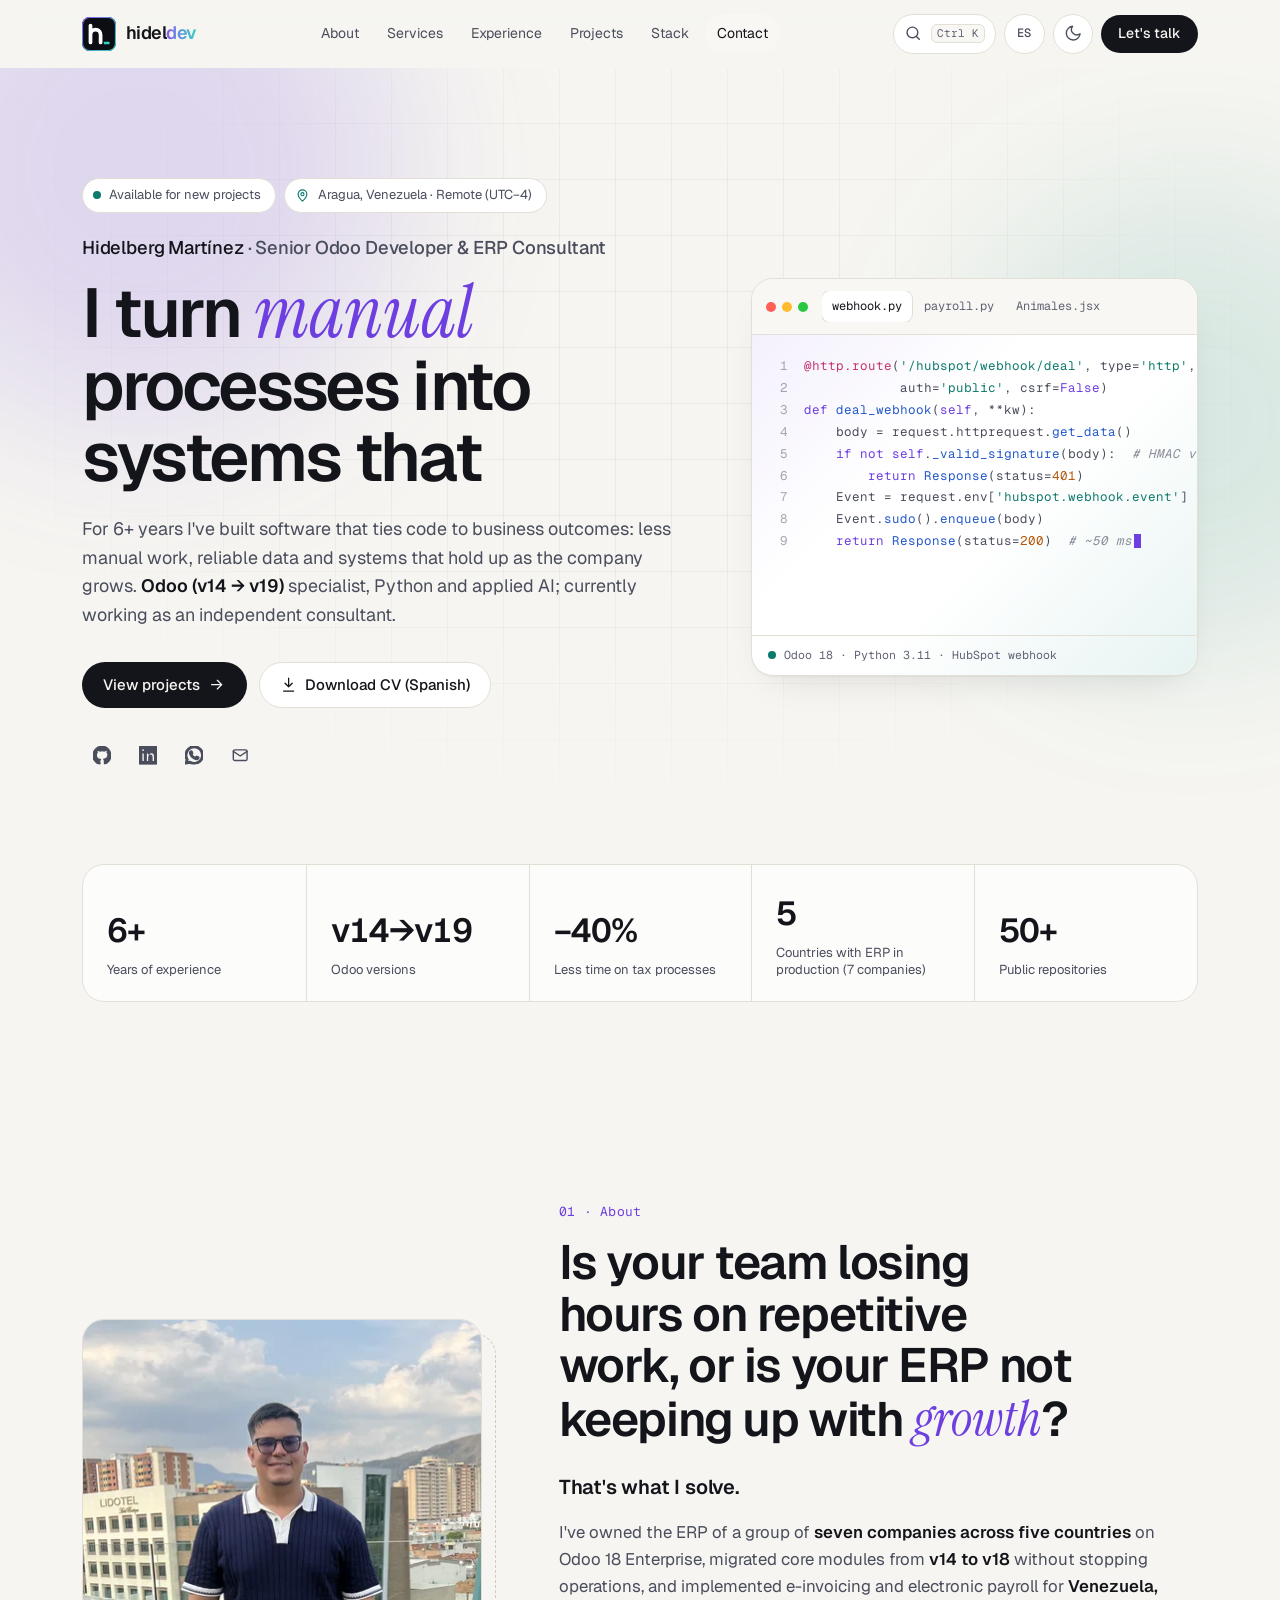
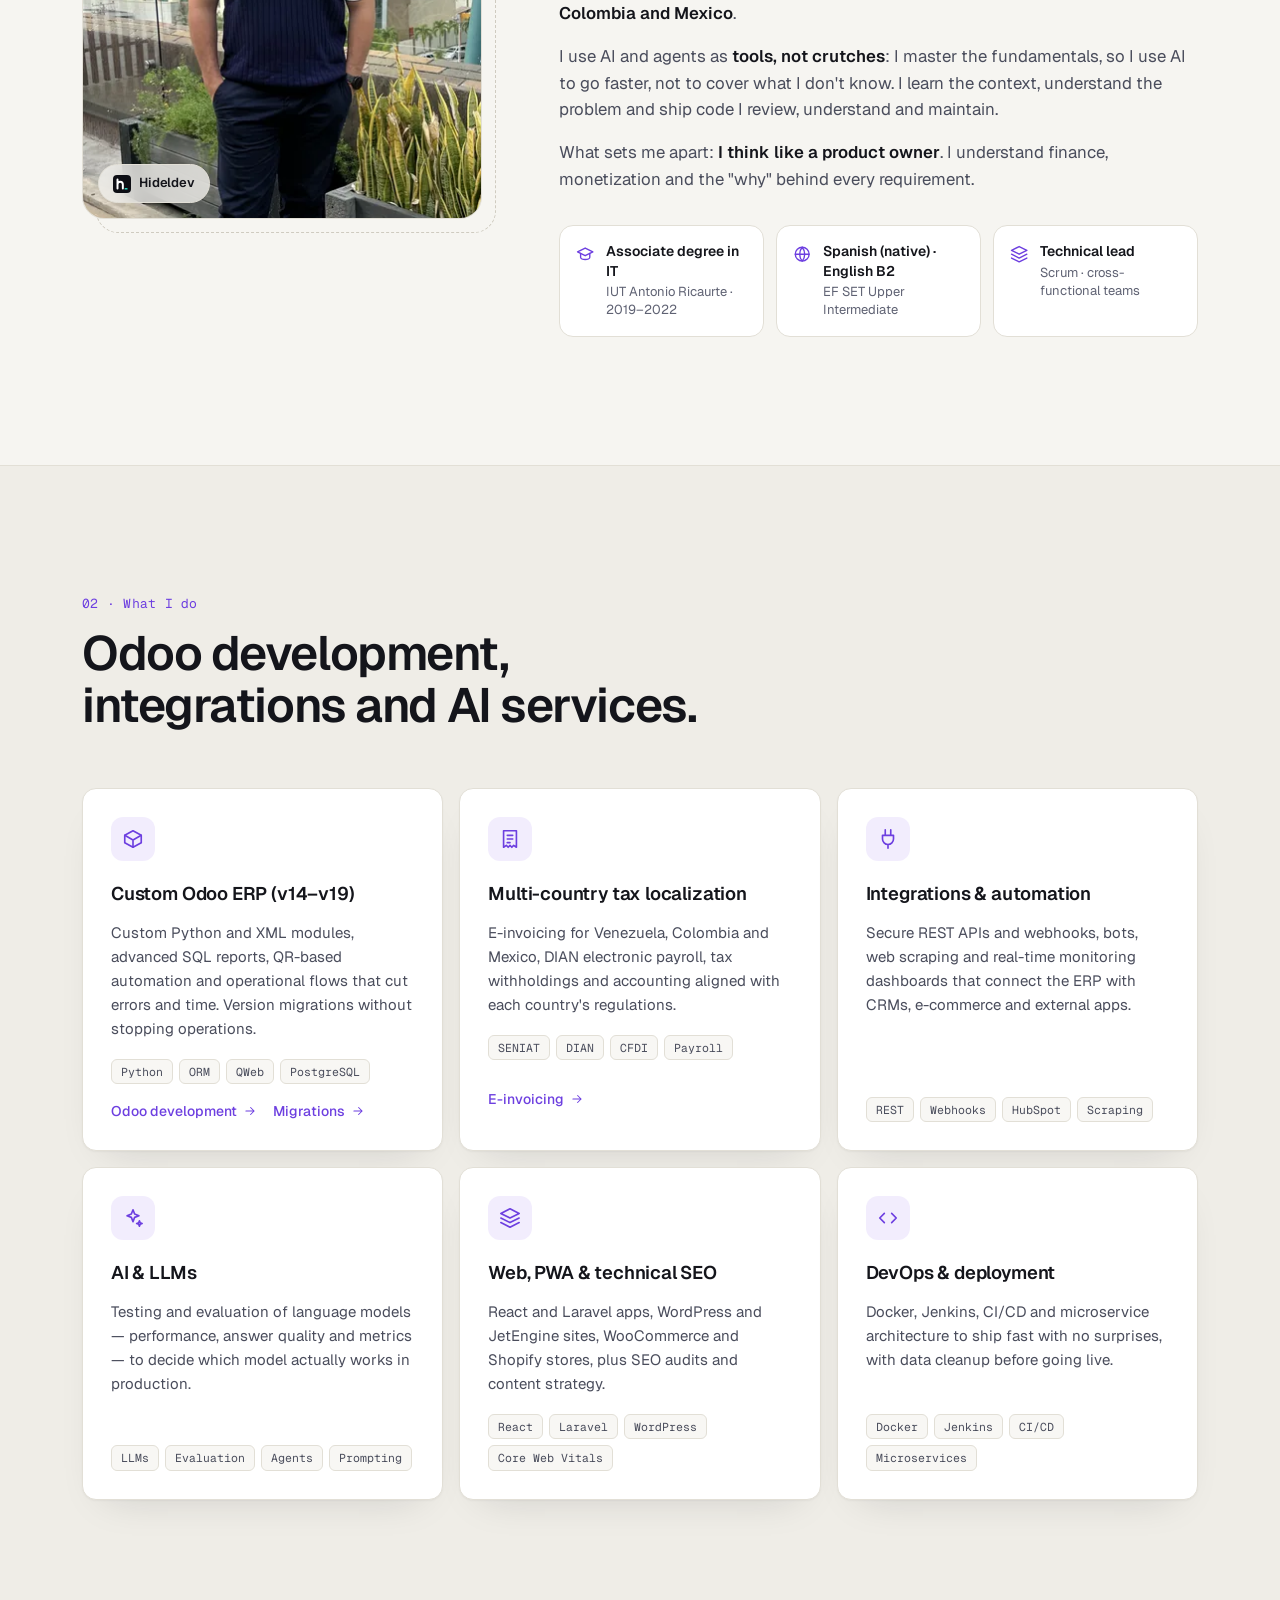
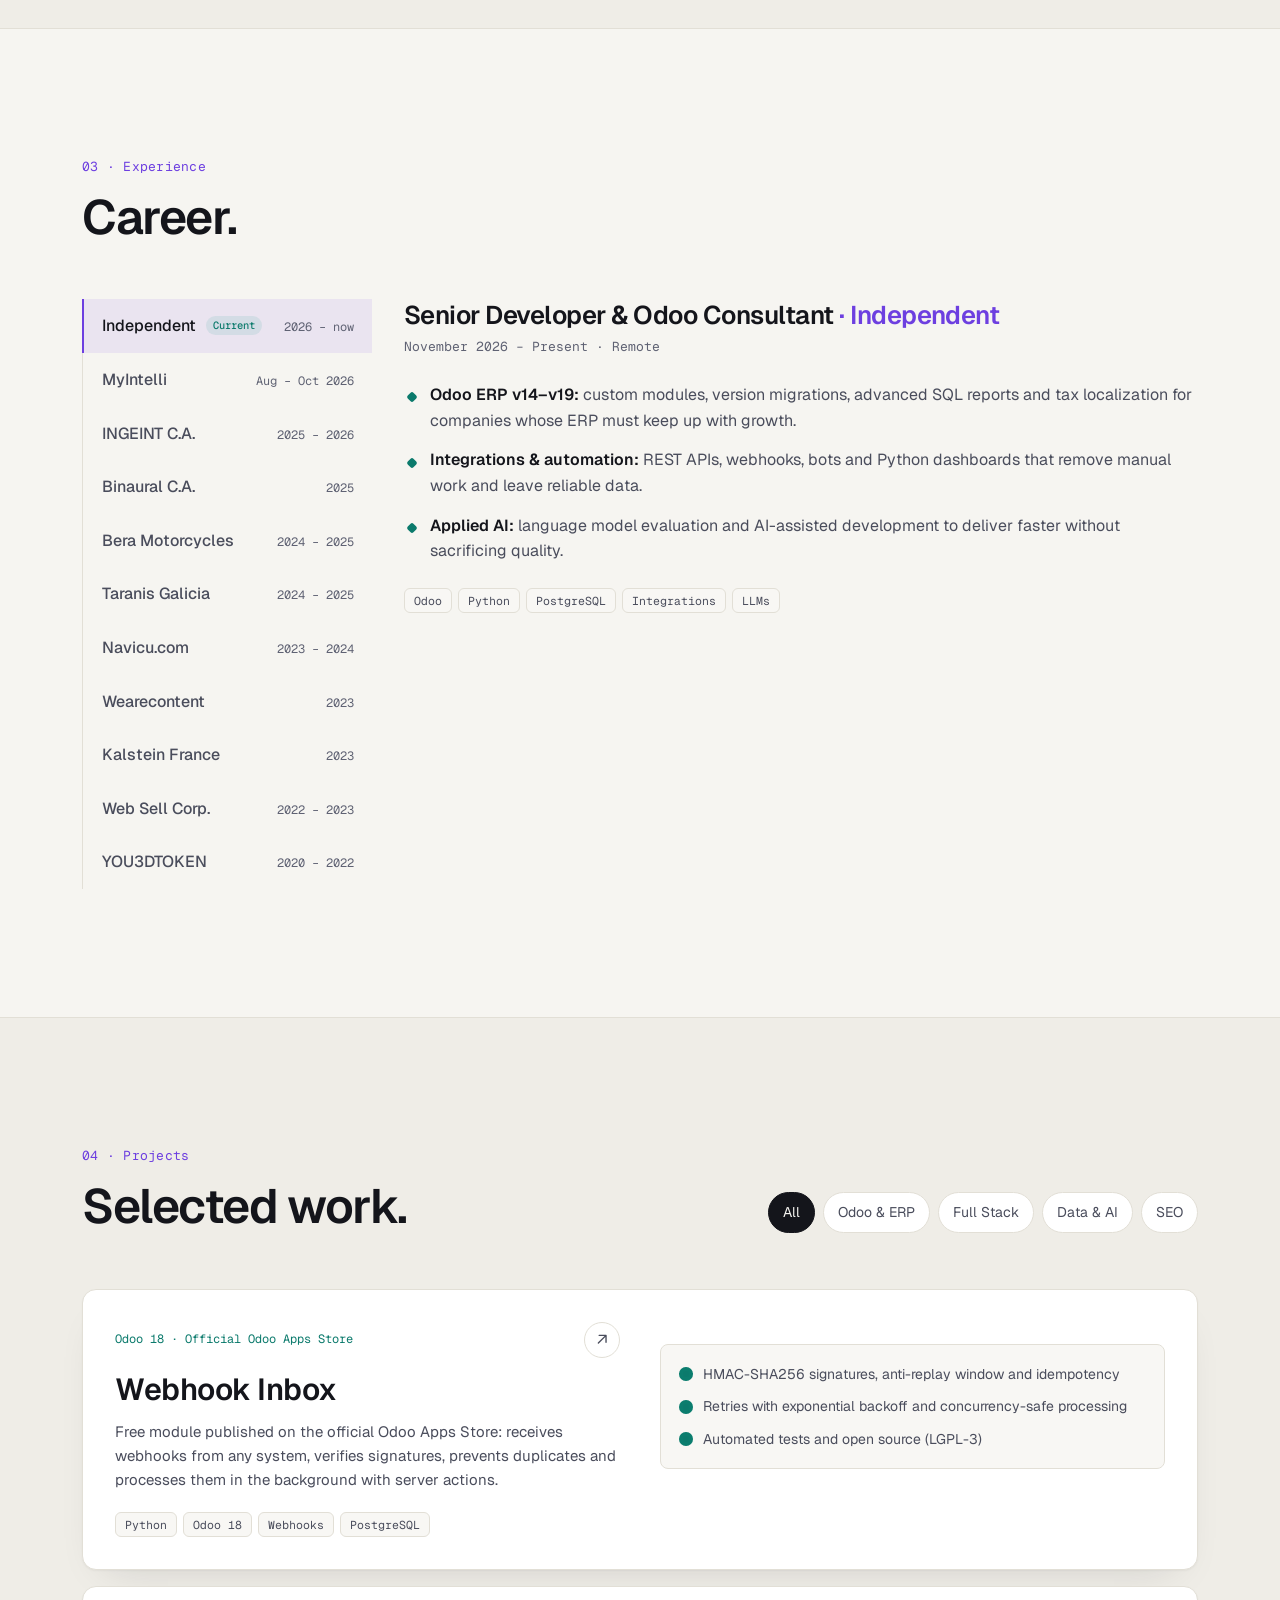
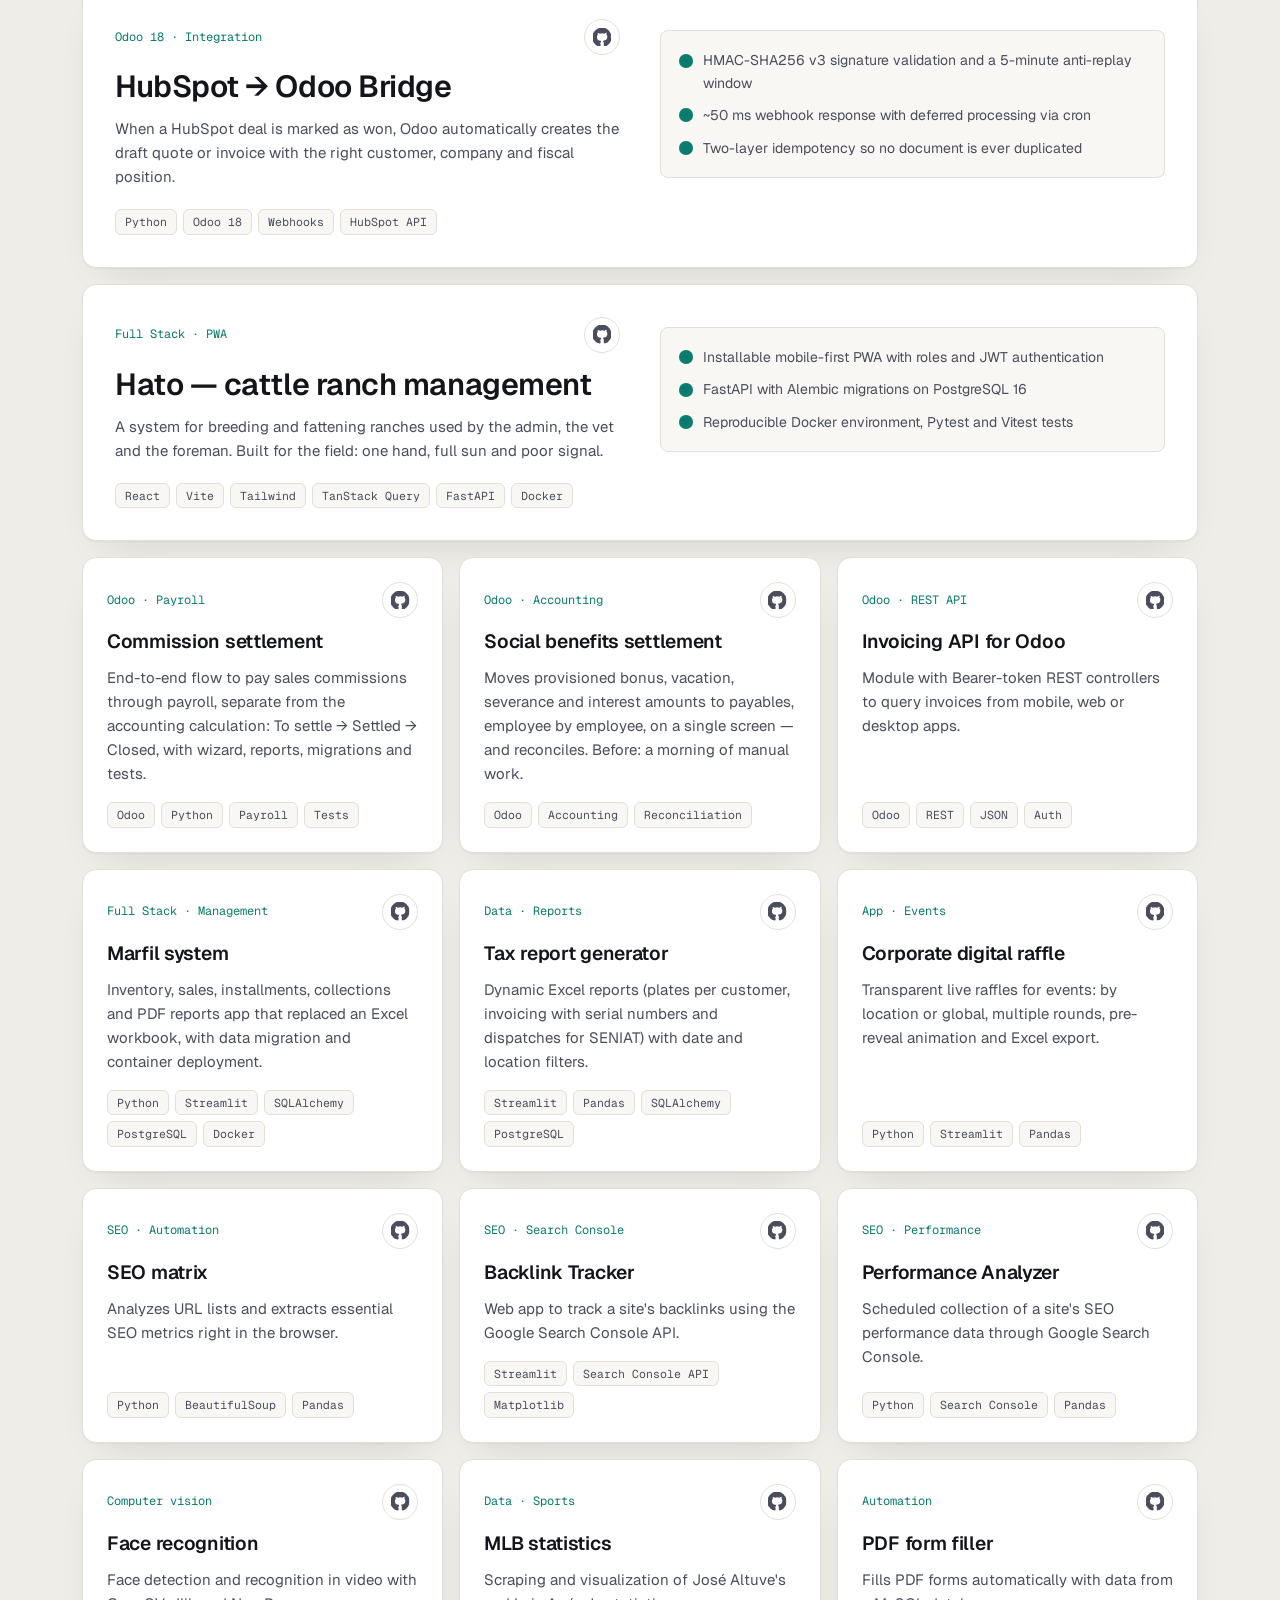
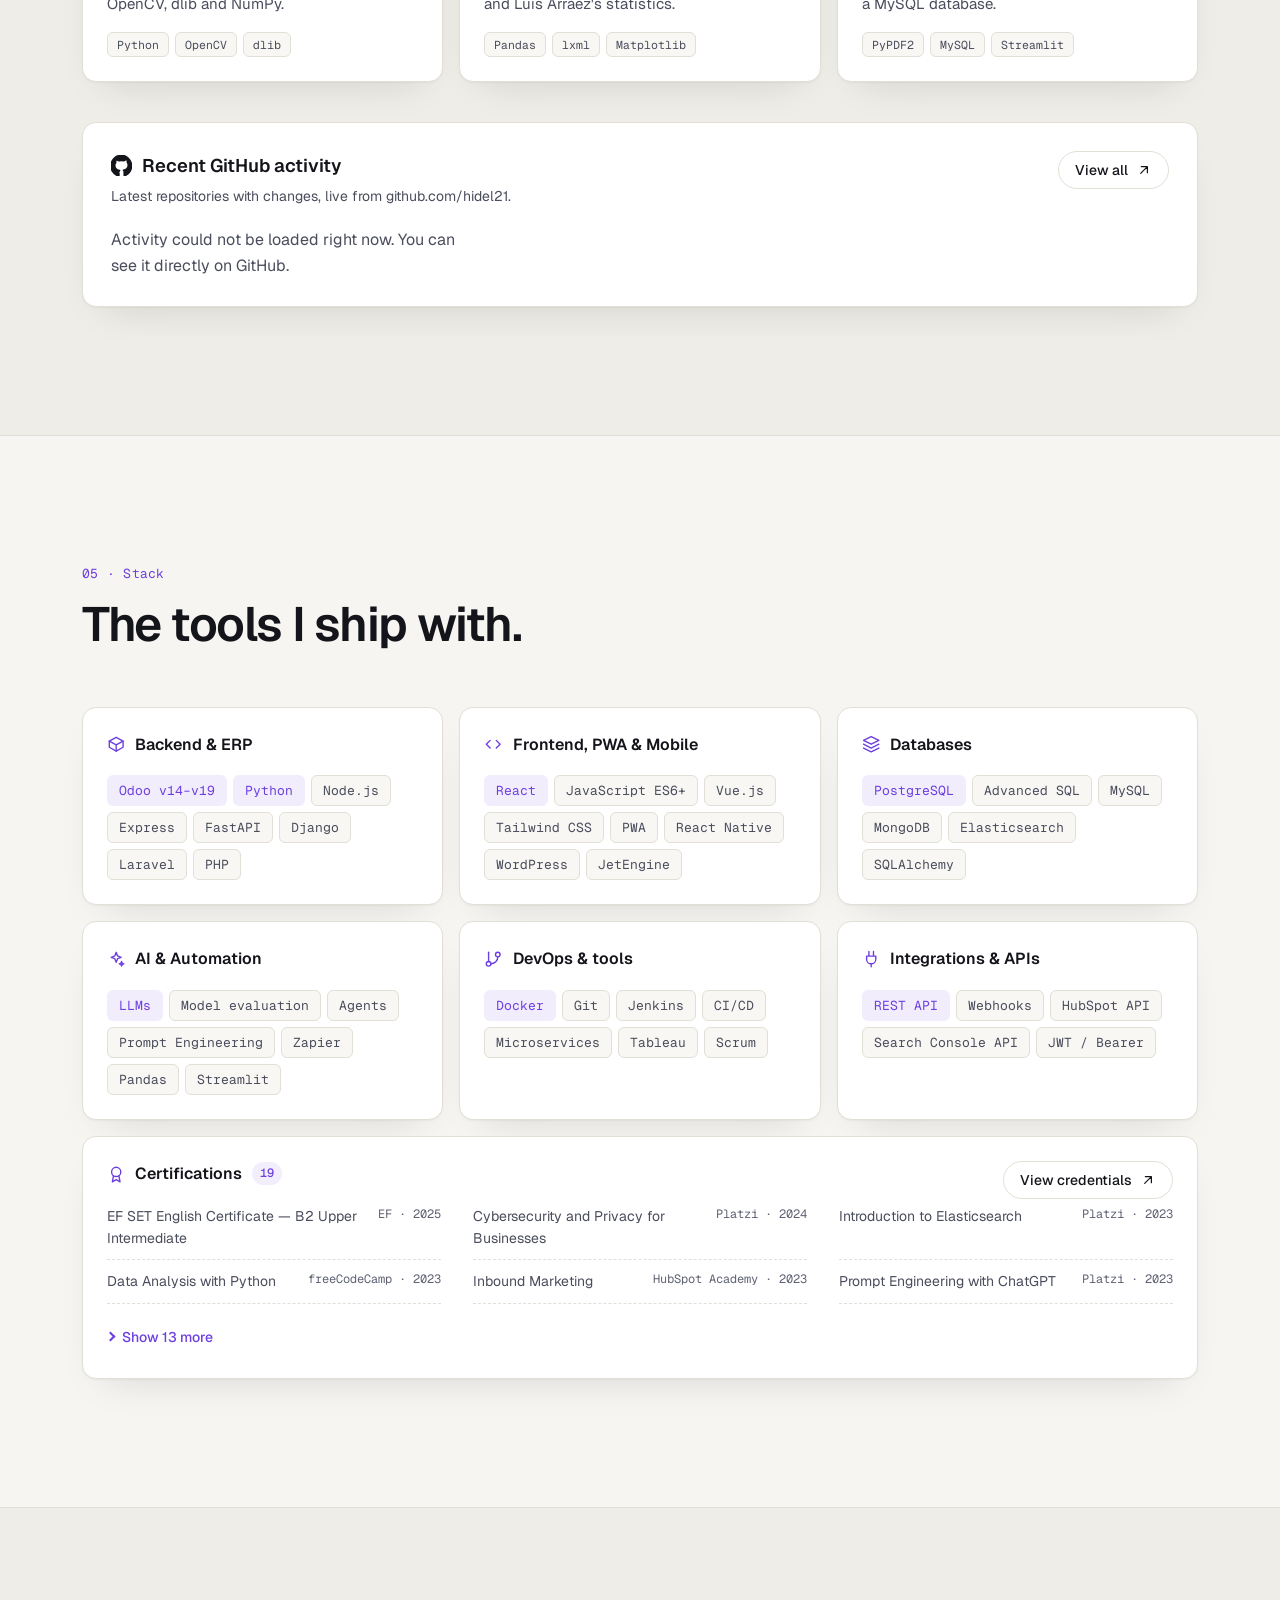
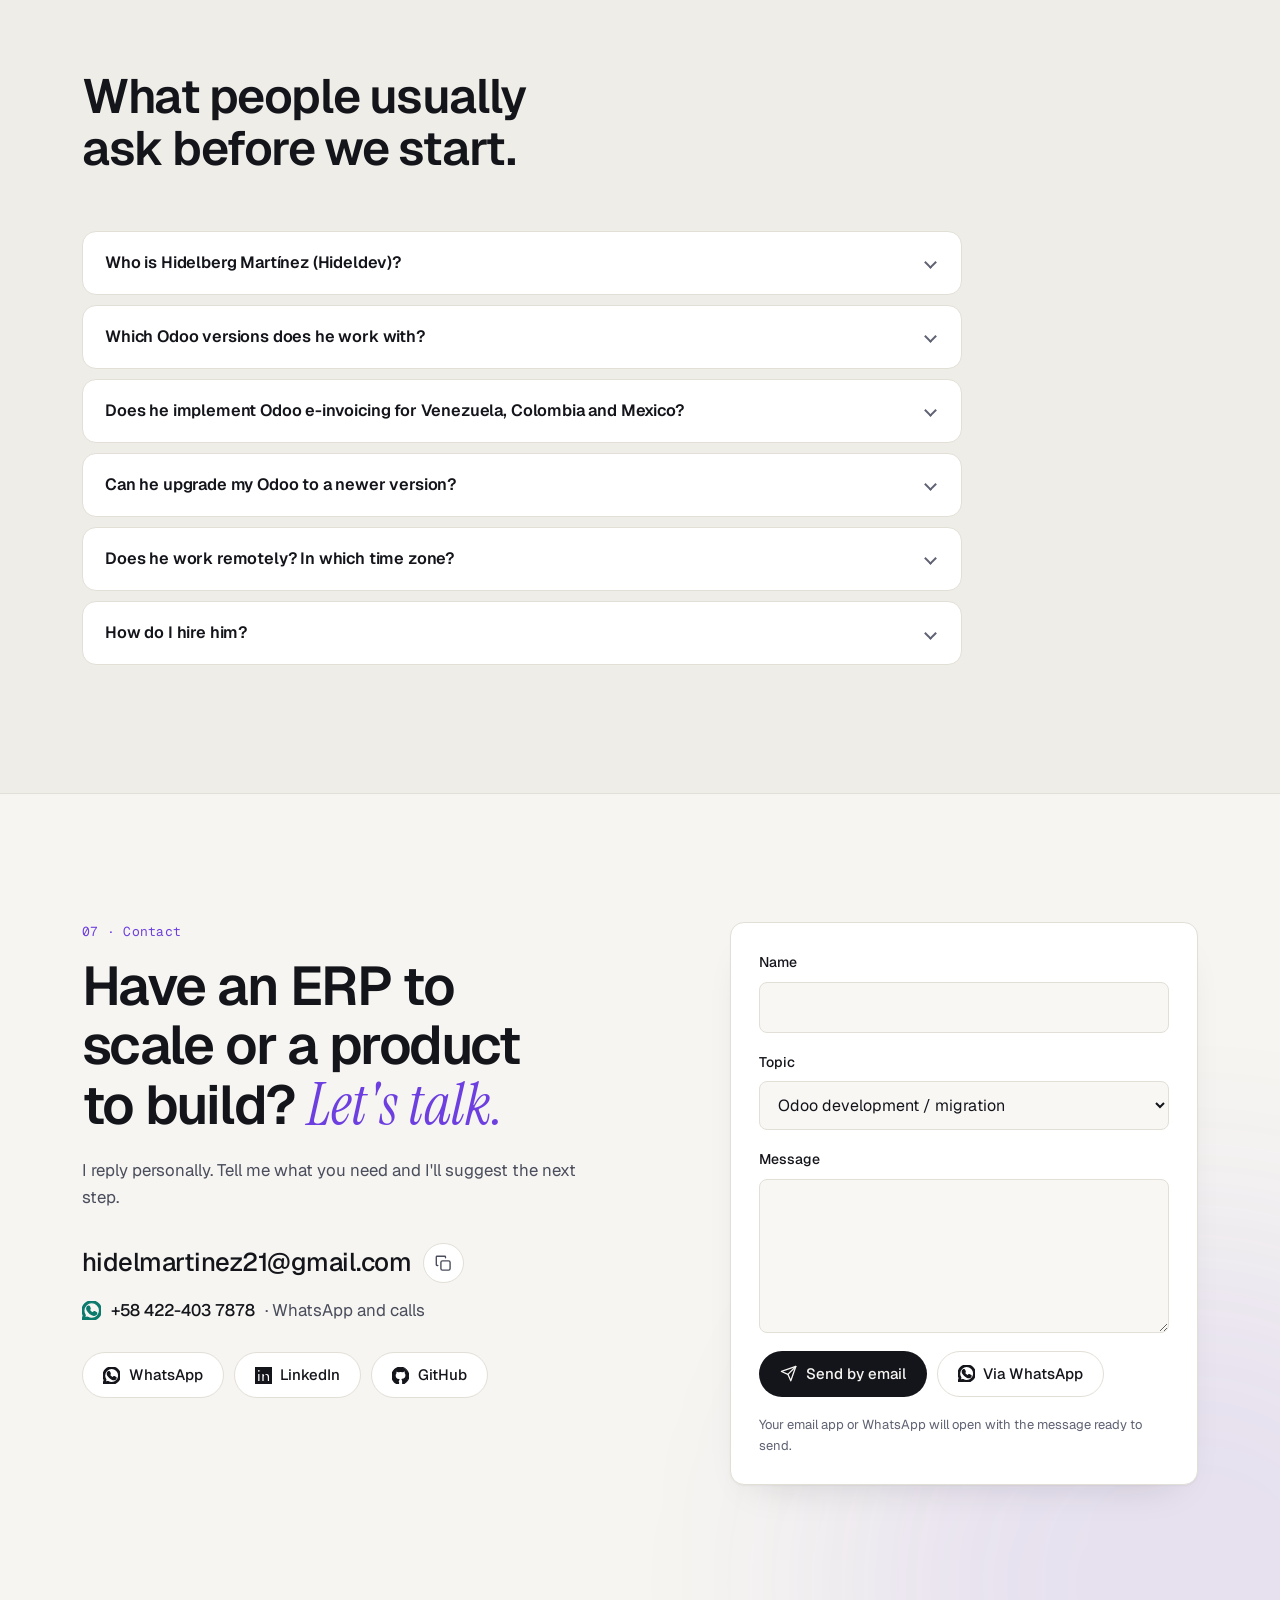
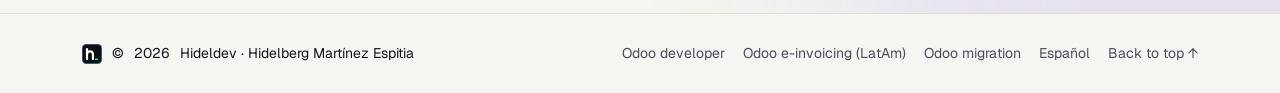
<file: en/index.html>
<!doctype html>
<html lang="en" data-theme="dark">
<head>
  <meta charset="utf-8">
  <meta name="viewport" content="width=device-width, initial-scale=1">
  <title>Hidelberg Martínez · Senior Odoo Developer | Hideldev</title>
  <meta name="description" content="Senior Odoo developer and ERP consultant (v14–v19): custom modules, migrations, integrations and e-invoicing for Venezuela, Colombia and Mexico. Remote.">
  <meta name="author" content="Hidelberg Martínez Espitia">
  <meta name="robots" content="index, follow, max-image-preview:large, max-snippet:-1">
  <meta name="theme-color" content="#0a0b10" media="(prefers-color-scheme: dark)">
  <meta name="theme-color" content="#f6f5f1" media="(prefers-color-scheme: light)">
  <link rel="canonical" href="https://hidel21.github.io/en/">
  <link rel="alternate" hreflang="es" href="https://hidel21.github.io/">
  <link rel="alternate" hreflang="en" href="https://hidel21.github.io/en/">
  <link rel="alternate" hreflang="x-default" href="https://hidel21.github.io/">
  <meta property="og:type" content="profile">
  <meta property="og:locale" content="en_US">
  <meta property="og:url" content="https://hidel21.github.io/en/">
  <meta property="og:site_name" content="Hideldev">
  <meta property="og:title" content="Hidelberg Martínez · Senior Odoo Developer | Hideldev">
  <meta property="og:description" content="Senior Odoo developer and ERP consultant (v14–v19): custom modules, migrations, integrations and e-invoicing for Venezuela, Colombia and Mexico. Remote.">
  <meta property="og:image" content="https://hidel21.github.io/assets/img/brand/og-image.jpg">
  <meta property="og:image:width" content="1200">
  <meta property="og:image:height" content="630">
  <meta name="twitter:card" content="summary_large_image">
  <meta name="twitter:site" content="@Hidelberg21">
  <meta name="twitter:image" content="https://hidel21.github.io/assets/img/brand/og-image.jpg">

  <link rel="icon" href="/favicon.ico" sizes="48x48">
  <link rel="icon" href="/assets/img/favicon.svg" type="image/svg+xml">
  <link rel="apple-touch-icon" href="/apple-touch-icon.png">
  <link rel="manifest" href="/site.webmanifest">

  <link rel="preconnect" href="https://fonts.googleapis.com">
  <link rel="preconnect" href="https://fonts.gstatic.com" crossorigin>
  <link href="https://fonts.googleapis.com/css2?family=Geist:wght@400;500;600;700&family=Geist+Mono:wght@400;500&family=Instrument+Serif:ital@1&display=swap" rel="stylesheet">
  <link rel="stylesheet" href="/assets/css/styles.css">

  <script>
    (function () {
      var t = null;
      try { t = localStorage.getItem('theme'); } catch (e) {}
      if (t !== 'light' && t !== 'dark') {
        t = window.matchMedia && window.matchMedia('(prefers-color-scheme: light)').matches ? 'light' : 'dark';
      }
      document.documentElement.setAttribute('data-theme', t);
      document.documentElement.classList.add('js');
    })();
  </script>

  <script type="application/ld+json">
{
  "@context": "https://schema.org",
  "@graph": [
    {
      "@type": "ProfilePage",
      "@id": "https://hidel21.github.io/en/#profilepage",
      "url": "https://hidel21.github.io/en/",
      "name": "Hidelberg Martínez · Senior Odoo Developer | Hideldev",
      "description": "Senior Odoo developer and ERP consultant (v14–v19): custom modules, migrations, integrations and e-invoicing for Venezuela, Colombia and Mexico. Remote.",
      "inLanguage": "en",
      "isPartOf": {
        "@type": "WebSite",
        "@id": "https://hidel21.github.io/#website",
        "url": "https://hidel21.github.io/",
        "name": "Hideldev"
      },
      "mainEntity": {
        "@id": "https://hidel21.github.io/#person"
      },
      "dateModified": "2026-11-04",
      "primaryImageOfPage": {
        "@type": "ImageObject",
        "url": "https://hidel21.github.io/assets/img/brand/og-image.jpg"
      }
    },
    {
      "@type": "Person",
      "@id": "https://hidel21.github.io/#person",
      "name": "Hidelberg Martínez Espitia",
      "alternateName": [
        "Hideldev",
        "Hidelberg Martínez"
      ],
      "jobTitle": "Senior Odoo Developer & ERP Consultant",
      "url": "https://hidel21.github.io/",
      "image": "https://hidel21.github.io/assets/img/hidelberg-800.jpg",
      "email": "mailto:hidelmartinez21@gmail.com",
      "telephone": "+58-422-403-7878",
      "address": {
        "@type": "PostalAddress",
        "addressRegion": "Aragua",
        "addressCountry": "VE"
      },
      "knowsLanguage": [
        "es",
        "en"
      ],
      "sameAs": [
        "https://www.linkedin.com/in/hidelberg-martinez-espitia/",
        "https://github.com/hidel21",
        "https://codepen.io/hidelberg5"
      ]
    },
    {
      "@type": "FAQPage",
      "@id": "https://hidel21.github.io/en/#faq",
      "mainEntity": [
        {
          "@type": "Question",
          "name": "Who is Hidelberg Martínez (Hideldev)?",
          "acceptedAnswer": {
            "@type": "Answer",
            "text": "Hidelberg Martínez Espitia, known as Hideldev, is a senior developer and Odoo ERP specialist based in Aragua, Venezuela. He has 6+ years of experience building software and has worked with companies in Venezuela, Colombia, Spain and the United States. He currently works remotely as an independent consultant."
          }
        },
        {
          "@type": "Question",
          "name": "Which Odoo versions does he work with?",
          "acceptedAnswer": {
            "@type": "Answer",
            "text": "v14 through v19, both Community and Enterprise. He has built modules on Odoo 18 and 19, ran an Odoo 18 Enterprise instance with seven companies across five countries and led the migration of core modules from v14 to v18."
          }
        },
        {
          "@type": "Question",
          "name": "Does he implement Odoo e-invoicing for Venezuela, Colombia and Mexico?",
          "acceptedAnswer": {
            "@type": "Answer",
            "text": "Yes. He has implemented e-invoicing integrations for all three countries, DIAN electronic payroll and the Venezuelan localization for accounting, payroll and withholdings. See Odoo e-invoicing for Latin America."
          }
        },
        {
          "@type": "Question",
          "name": "Can he upgrade my Odoo to a newer version?",
          "acceptedAnswer": {
            "@type": "Answer",
            "text": "Yes. He works on a copy of your database, adapts your custom modules to the target version's API and plans a short cutover so operations don't stop. See Odoo migration."
          }
        },
        {
          "@type": "Question",
          "name": "Does he work remotely? In which time zone?",
          "acceptedAnswer": {
            "@type": "Answer",
            "text": "Yes, fully remote from Venezuela (UTC−4), which overlaps with US business hours and the afternoon in Europe. Native Spanish, B2 English."
          }
        },
        {
          "@type": "Question",
          "name": "How do I hire him?",
          "acceptedAnswer": {
            "@type": "Answer",
            "text": "Message him on WhatsApp at +58 422-403 7878 or email hidelmartinez21@gmail.com with your Odoo version and what you need to solve. After a short assessment you'll get a proposal with scope, phases and dates."
          }
        }
      ]
    }
  ]
}
  </script>
</head>
<body>
  <!-- Sprite de iconos -->
  <svg width="0" height="0" style="position:absolute" aria-hidden="true">
    <defs>
      <linearGradient id="hd-ring" x1="0" y1="0" x2="1" y2="1"><stop offset="0" stop-color="#8b5cf6"/><stop offset="1" stop-color="#2dd4bf"/></linearGradient>
      <symbol id="i-github" viewBox="0 0 24 24"><path fill="currentColor" d="M12 .3a12 12 0 0 0-3.8 23.4c.6.1.8-.3.8-.6v-2c-3.3.7-4-1.6-4-1.6-.6-1.4-1.4-1.8-1.4-1.8-1-.7.1-.7.1-.7 1.2.1 1.8 1.2 1.8 1.2 1.1 1.8 2.8 1.3 3.5 1 0-.8.4-1.3.7-1.6-2.7-.3-5.5-1.3-5.5-5.9 0-1.3.5-2.4 1.2-3.2 0-.3-.5-1.5.2-3.2 0 0 1-.3 3.3 1.2a11.5 11.5 0 0 1 6 0C17.3 4.7 18.3 5 18.3 5c.7 1.7.2 2.9.1 3.2.8.8 1.2 1.9 1.2 3.2 0 4.6-2.8 5.6-5.5 5.9.5.4.9 1.1.9 2.2v3.3c0 .3.1.7.8.6A12 12 0 0 0 12 .3"/></symbol>
      <symbol id="i-linkedin" viewBox="0 0 24 24"><path fill="currentColor" d="M20.45 20.45h-3.55v-5.57c0-1.33-.03-3.04-1.85-3.04-1.85 0-2.14 1.45-2.14 2.94v5.67H9.35V9h3.41v1.56h.05c.48-.9 1.64-1.85 3.37-1.85 3.6 0 4.27 2.37 4.27 5.46v6.28zM5.34 7.43a2.06 2.06 0 1 1 0-4.13 2.06 2.06 0 0 1 0 4.13zM7.12 20.45H3.56V9h3.56v11.45zM22.22 0H1.77C.79 0 0 .77 0 1.73v20.54C0 23.23.79 24 1.77 24h20.45c.98 0 1.78-.77 1.78-1.73V1.73C24 .77 23.2 0 22.22 0z"/></symbol>
      <symbol id="i-whatsapp" viewBox="0 0 24 24"><path fill="currentColor" d="M17.47 14.38c-.3-.15-1.76-.87-2.03-.97-.27-.1-.47-.15-.67.15-.2.3-.77.97-.94 1.16-.17.2-.35.22-.64.08-.3-.15-1.26-.47-2.39-1.48-.88-.79-1.48-1.76-1.65-2.06-.17-.3-.02-.46.13-.6.13-.14.3-.35.45-.52.15-.18.2-.3.3-.5.1-.2.05-.38-.03-.52-.07-.15-.67-1.62-.91-2.21-.25-.58-.49-.5-.67-.51h-.57c-.2 0-.52.08-.8.37-.27.3-1.04 1.02-1.04 2.48 0 1.46 1.07 2.88 1.21 3.07.15.2 2.1 3.2 5.08 4.49.71.3 1.26.49 1.7.63.71.22 1.36.19 1.87.12.57-.09 1.76-.72 2-1.42.25-.7.25-1.29.18-1.41-.08-.13-.28-.2-.57-.35m-5.42 7.4h-.01a9.87 9.87 0 0 1-5.03-1.37l-.36-.22-3.74.99 1-3.65-.24-.38a9.86 9.86 0 0 1-1.51-5.26c0-5.45 4.44-9.88 9.89-9.88 2.64 0 5.12 1.03 6.99 2.9a9.82 9.82 0 0 1 2.89 7c0 5.45-4.44 9.88-9.88 9.88m8.41-18.3A11.82 11.82 0 0 0 12.05 0C5.5 0 .16 5.34.16 11.89c0 2.1.55 4.14 1.59 5.95L.06 24l6.3-1.65a11.88 11.88 0 0 0 5.69 1.45h.01c6.55 0 11.89-5.34 11.89-11.89a11.82 11.82 0 0 0-3.48-8.41z"/></symbol>
      <symbol id="i-arrow" viewBox="0 0 24 24"><path d="M5 12h14M13 6l6 6-6 6"/></symbol>
      <symbol id="i-external" viewBox="0 0 24 24"><path d="M7 17 17 7M8 7h9v9"/></symbol>
      <symbol id="i-download" viewBox="0 0 24 24"><path d="M12 3v12m-5-5 5 5 5-5M5 21h14"/></symbol>
      <symbol id="i-mail" viewBox="0 0 24 24"><rect x="3" y="5" width="18" height="14" rx="2"/><path d="m3 7 9 6 9-6"/></symbol>
      <symbol id="i-sun" viewBox="0 0 24 24"><circle cx="12" cy="12" r="4"/><path d="M12 2v2M12 20v2M4.9 4.9l1.4 1.4M17.7 17.7l1.4 1.4M2 12h2M20 12h2M4.9 19.1l1.4-1.4M17.7 6.3l1.4-1.4"/></symbol>
      <symbol id="i-moon" viewBox="0 0 24 24"><path d="M21 12.8A9 9 0 1 1 11.2 3a7 7 0 0 0 9.8 9.8z"/></symbol>
      <symbol id="i-search" viewBox="0 0 24 24"><circle cx="11" cy="11" r="7"/><path d="m20 20-3.5-3.5"/></symbol>
      <symbol id="i-copy" viewBox="0 0 24 24"><rect x="9" y="9" width="12" height="12" rx="2"/><path d="M5 15H4a1 1 0 0 1-1-1V4a1 1 0 0 1 1-1h10a1 1 0 0 1 1 1v1"/></symbol>
      <symbol id="i-check" viewBox="0 0 24 24"><path d="M20 6 9 17l-5-5"/></symbol>
      <symbol id="i-menu" viewBox="0 0 24 24"><path d="M4 7h16M4 12h16M4 17h16"/></symbol>
      <symbol id="i-close" viewBox="0 0 24 24"><path d="M18 6 6 18M6 6l12 12"/></symbol>
      <symbol id="i-pin" viewBox="0 0 24 24"><path d="M12 21s-7-6.1-7-11a7 7 0 0 1 14 0c0 4.9-7 11-7 11z"/><circle cx="12" cy="10" r="2.5"/></symbol>
      <symbol id="i-erp" viewBox="0 0 24 24"><path d="M21 8 12 3 3 8v8l9 5 9-5z"/><path d="m3 8 9 5 9-5M12 13v8"/></symbol>
      <symbol id="i-receipt" viewBox="0 0 24 24"><path d="M5 3h14v18l-3-2-2 2-2-2-2 2-2-2-3 2z"/><path d="M9 8h6M9 12h6M9 16h3"/></symbol>
      <symbol id="i-plug" viewBox="0 0 24 24"><path d="M9 2v6M15 2v6M6 8h12v4a6 6 0 0 1-12 0zM12 18v4"/></symbol>
      <symbol id="i-layers" viewBox="0 0 24 24"><path d="m12 2 10 5-10 5L2 7z"/><path d="m2 12 10 5 10-5M2 17l10 5 10-5"/></symbol>
      <symbol id="i-sparkles" viewBox="0 0 24 24"><path d="m12 3 1.8 4.7 4.7 1.8-4.7 1.8L12 16l-1.8-4.7-4.7-1.8 4.7-1.8z"/><path d="m19 15 .8 2.2 2.2.8-2.2.8L19 21l-.8-2.2L16 18l2.2-.8z"/></symbol>
      <symbol id="i-chart" viewBox="0 0 24 24"><path d="M3 3v18h18"/><path d="m7 15 4-4 3 3 5-6"/></symbol>
      <symbol id="i-code" viewBox="0 0 24 24"><path d="m8 7-5 5 5 5M16 7l5 5-5 5"/></symbol>
      <symbol id="i-star" viewBox="0 0 24 24"><path d="m12 3 2.8 5.7 6.2.9-4.5 4.4 1 6.2-5.5-2.9-5.5 2.9 1-6.2L3 9.6l6.2-.9z"/></symbol>
      <symbol id="i-repo" viewBox="0 0 24 24"><path d="M6 3v12"/><circle cx="18" cy="6" r="3"/><circle cx="6" cy="18" r="3"/><path d="M18 9a9 9 0 0 1-9 9"/></symbol>
      <symbol id="i-cap" viewBox="0 0 24 24"><path d="m2 9 10-5 10 5-10 5z"/><path d="M6 11v5c0 1.5 2.7 3 6 3s6-1.5 6-3v-5"/></symbol>
      <symbol id="i-award" viewBox="0 0 24 24"><circle cx="12" cy="9" r="6"/><path d="m8.5 14-1.5 8 5-3 5 3-1.5-8"/></symbol>
      <symbol id="i-globe" viewBox="0 0 24 24"><circle cx="12" cy="12" r="9"/><path d="M3 12h18M12 3a14 14 0 0 1 0 18M12 3a14 14 0 0 0 0 18"/></symbol>
      <symbol id="i-send" viewBox="0 0 24 24"><path d="m22 2-7 20-4-9-9-4z"/><path d="M22 2 11 13"/></symbol>
      <symbol id="i-codepen" viewBox="0 0 24 24"><path d="m12 2 10 6.5v7L12 22 2 15.5v-7z"/><path d="M12 22v-6.5M22 8.5l-10 7-10-7M2 15.5l10-7 10 7M12 2v6.5"/></symbol>
    </defs>
  </svg>

  <a class="skip-link" href="#main">Skip to content</a>
  <div class="scroll-progress" aria-hidden="true"><span></span></div>

  <header class="site-header" id="top">
    <div class="container header-inner">
      <a href="#top" class="brand" aria-label="Hideldev — home">
        <svg class="brand-mark" viewBox="0 0 512 512" aria-hidden="true">
          <rect width="512" height="512" rx="116" fill="#0d0e14"/>
          <rect x="8" y="8" width="496" height="496" rx="108" fill="none" stroke="url(#hd-ring)" stroke-width="16"/>
          <path d="M128 128V384M128 270c0-46 34-80 76-80s76 34 76 80v114" fill="none" stroke="#fff" stroke-width="56" stroke-linecap="round" stroke-linejoin="round"/>
          <rect class="brand-cursor" x="330" y="372" width="84" height="40" rx="10" fill="#2dd4bf"/>
        </svg>
        <span class="brand-text">hidel<span class="brand-dev">dev</span></span>
      </a>

      <nav class="main-nav" id="main-nav" aria-label="Main">
        <ul>
          <li><a href="#sobre-mi">About</a></li>
          <li><a href="#servicios">Services</a></li>
          <li><a href="#experiencia">Experience</a></li>
          <li><a href="#proyectos">Projects</a></li>
          <li><a href="#stack">Stack</a></li>
          <li><a href="#contacto">Contact</a></li>
        </ul>
      </nav>

      <div class="header-actions">
        <button class="icon-btn cmdk-trigger" type="button" data-open-palette aria-label="Open command palette (Ctrl + K)">
          <svg class="ico"><use href="#i-search"/></svg>
          <kbd class="kbd-hint" aria-hidden="true">Ctrl K</kbd>
        </button>
        <a class="icon-btn lang-switch" href="/" hreflang="es" lang="es" aria-label="Versión en español">ES</a>
        <button class="icon-btn" type="button" id="theme-toggle" aria-label="Switch to light theme">
          <svg class="ico ico-sun"><use href="#i-sun"/></svg>
          <svg class="ico ico-moon"><use href="#i-moon"/></svg>
        </button>
        <a class="btn btn-primary btn-sm header-cta" href="#contacto">Let's talk</a>
        <button class="icon-btn menu-toggle" type="button" aria-controls="main-nav" aria-expanded="false" aria-label="Open menu">
          <svg class="ico ico-menu"><use href="#i-menu"/></svg>
          <svg class="ico ico-close"><use href="#i-close"/></svg>
        </button>
      </div>
    </div>
  </header>

  <main id="main">
    <!-- ============ HERO ============ -->
    <section class="hero" aria-labelledby="hero-title">
      <div class="hero-bg" aria-hidden="true">
        <div class="grid-bg"></div>
        <div class="glow glow-a"></div>
        <div class="glow glow-b"></div>
      </div>

      <div class="container hero-inner">
        <div class="hero-copy">
          <div class="hero-badges reveal">
            <p class="eyebrow eyebrow-status"><span class="status-dot" aria-hidden="true"></span> Available for new projects</p>
            <p class="eyebrow">
              <svg class="ico"><use href="#i-pin"/></svg>
              Aragua, Venezuela · Remote (UTC−4)
            </p>
          </div>
          <h1 id="hero-title" class="hero-name reveal"><strong>Hidelberg Martínez</strong> · Senior Odoo Developer & ERP Consultant</h1>
          <p class="hero-title reveal">
            I turn <em>manual</em> processes into systems that
            <span class="rotator" aria-hidden="true"><span class="rotator-word">scale.</span></span>
            <span class="visually-hidden">scale.</span>
          </p>
          <p class="hero-lead reveal">
            For 6+ years I've built software that ties code to business outcomes: less manual work, reliable data and
            systems that hold up as the company grows. <strong>Odoo (v14 → v19)</strong> specialist, Python and applied AI;
            currently working as an independent consultant.
          </p>
          <div class="hero-ctas reveal">
            <a class="btn btn-primary" href="#proyectos">View projects <svg class="ico"><use href="#i-arrow"/></svg></a>
            <a class="btn btn-ghost" href="/assets/cv/Hidelberg-Martinez-CV.pdf" download>
              <svg class="ico"><use href="#i-download"/></svg> Download CV (Spanish)
            </a>
          </div>
          <ul class="hero-social reveal" aria-label="Profiles">
            <li><a href="https://github.com/hidel21" target="_blank" rel="noopener" aria-label="GitHub"><svg class="ico"><use href="#i-github"/></svg></a></li>
            <li><a href="https://www.linkedin.com/in/hidelberg-martinez-espitia/" target="_blank" rel="noopener" aria-label="LinkedIn"><svg class="ico"><use href="#i-linkedin"/></svg></a></li>
            <li><a href="https://wa.me/584224037878" target="_blank" rel="noopener" aria-label="WhatsApp"><svg class="ico"><use href="#i-whatsapp"/></svg></a></li>
            <li><a href="mailto:hidelmartinez21@gmail.com" aria-label="Email"><svg class="ico"><use href="#i-mail"/></svg></a></li>
          </ul>
        </div>

        <!-- Interactive code window -->
        <div class="code-window reveal" role="region" aria-label="Sample code snippets">
          <div class="code-head">
            <span class="dots" aria-hidden="true"><i></i><i></i><i></i></span>
            <div class="code-tabs" role="tablist" aria-label="Files">
              <button role="tab" id="ct-0" aria-selected="true" aria-controls="code-body" data-snippet="0">webhook.py</button>
              <button role="tab" id="ct-1" aria-selected="false" aria-controls="code-body" data-snippet="1" tabindex="-1">payroll.py</button>
              <button role="tab" id="ct-2" aria-selected="false" aria-controls="code-body" data-snippet="2" tabindex="-1">Animales.jsx</button>
            </div>
          </div>
          <pre class="code-body" id="code-body" role="tabpanel" aria-labelledby="ct-0" tabindex="0"><code>@http.route('/hubspot/webhook/deal', type='http',
            auth='public', csrf=False)
def deal_webhook(self, **kw):
    body = request.httprequest.get_data()
    if not self._valid_signature(body):  # HMAC v3
        return Response(status=401)
    Event = request.env['hubspot.webhook.event']
    Event.sudo().enqueue(body)
    return Response(status=200)  # ~50 ms</code></pre>
          <div class="code-foot">
            <span class="status-dot" aria-hidden="true"></span>
            <span class="code-foot-text">Odoo 18 · Python 3.11</span>
          </div>
        </div>
      </div>

      <div class="container">
        <dl class="stats reveal">
          <div class="stat"><dt>Years of experience</dt><dd><span data-count="6">6</span>+</dd></div>
          <div class="stat"><dt>Odoo versions</dt><dd>v14→v19</dd></div>
          <div class="stat"><dt>Less time on tax processes</dt><dd>−<span data-count="40">40</span>%</dd></div>
          <div class="stat"><dt>Countries with ERP in production (7 companies)</dt><dd><span data-count="5">5</span></dd></div>
          <div class="stat"><dt>Public repositories</dt><dd><span data-count="50" id="repo-count">50</span>+</dd></div>
        </dl>
      </div>
    </section>

    <!-- ============ ABOUT ============ -->
    <section class="section" id="sobre-mi" aria-labelledby="about-title">
      <div class="container about">
        <figure class="about-photo reveal">
          <picture>
            <source type="image/webp" srcset="/assets/img/hidelberg-400.webp 400w, /assets/img/hidelberg-800.webp 800w" sizes="(max-width: 860px) 90vw, 400px">
            <img src="/assets/img/hidelberg-800.jpg" srcset="/assets/img/hidelberg-400.jpg 400w, /assets/img/hidelberg-800.jpg 800w"
                 sizes="(max-width: 860px) 90vw, 400px" width="800" height="1000" loading="lazy" decoding="async"
                 alt="Hidelberg Martínez, Odoo developer, on a rooftop with the city and mountains behind him">
          </picture>
          <figcaption>
            <svg class="brand-mini" viewBox="0 0 512 512" aria-hidden="true"><rect width="512" height="512" rx="116" fill="#0d0e14"/><path d="M128 128V384M128 270c0-46 34-80 76-80s76 34 76 80v114" fill="none" stroke="#fff" stroke-width="56" stroke-linecap="round" stroke-linejoin="round"/><rect x="330" y="372" width="84" height="40" rx="10" fill="#2dd4bf"/></svg>
            Hideldev
          </figcaption>
        </figure>

        <div class="about-copy">
          <p class="section-kicker reveal">01 · About</p>
          <h2 id="about-title" class="section-title reveal">Is your team losing hours on repetitive work, or is your ERP not keeping up with <em>growth</em>?</h2>
          <div class="prose reveal">
            <p class="prose-lead">That's what I solve.</p>
            <p>I've owned the ERP of a group of <strong>seven companies across five countries</strong> on Odoo 18 Enterprise,
              migrated core modules from <strong>v14 to v18</strong> without stopping operations, and implemented e-invoicing
              and electronic payroll for <strong>Venezuela, Colombia and Mexico</strong>.</p>
            <p>I use AI and agents as <strong>tools, not crutches</strong>: I master the fundamentals, so I use AI to go faster,
              not to cover what I don't know. I learn the context, understand the problem and ship code I review, understand and maintain.</p>
            <p>What sets me apart: <strong>I think like a product owner</strong>. I understand finance, monetization and the
              "why" behind every requirement.</p>
          </div>
          <ul class="facts reveal">
            <li><svg class="ico"><use href="#i-cap"/></svg><div><strong>Associate degree in IT</strong><span>IUT Antonio Ricaurte · 2019–2022</span></div></li>
            <li><svg class="ico"><use href="#i-globe"/></svg><div><strong>Spanish (native) · English B2</strong><span>EF SET Upper Intermediate</span></div></li>
            <li><svg class="ico"><use href="#i-layers"/></svg><div><strong>Technical lead</strong><span>Scrum · cross-functional teams</span></div></li>
          </ul>
        </div>
      </div>
    </section>

    <!-- ============ SERVICES ============ -->
    <section class="section section-alt" id="servicios" aria-labelledby="services-title">
      <div class="container">
        <header class="section-head">
          <p class="section-kicker reveal">02 · What I do</p>
          <h2 id="services-title" class="section-title reveal">Odoo development, integrations and AI services.</h2>
        </header>
        <ul class="services">
          <li class="card service spotlight reveal">
            <span class="service-icon"><svg class="ico"><use href="#i-erp"/></svg></span>
            <h3>Custom Odoo ERP (v14–v19)</h3>
            <p>Custom Python and XML modules, advanced SQL reports, QR-based automation and operational flows that cut errors and time. Version migrations without stopping operations.</p>
            <ul class="tags"><li>Python</li><li>ORM</li><li>QWeb</li><li>PostgreSQL</li></ul>
            <p class="service-links"><a class="service-link" href="/en/odoo-developer/">Odoo development <svg class="ico"><use href="#i-arrow"/></svg></a><a class="service-link" href="/en/odoo-migration/">Migrations <svg class="ico"><use href="#i-arrow"/></svg></a></p>
          </li>
          <li class="card service spotlight reveal">
            <span class="service-icon"><svg class="ico"><use href="#i-receipt"/></svg></span>
            <h3>Multi-country tax localization</h3>
            <p>E-invoicing for Venezuela, Colombia and Mexico, DIAN electronic payroll, tax withholdings and accounting aligned with each country's regulations.</p>
            <ul class="tags"><li>SENIAT</li><li>DIAN</li><li>CFDI</li><li>Payroll</li></ul>
            <p class="service-links"><a class="service-link" href="/en/odoo-e-invoicing-latam/">E-invoicing <svg class="ico"><use href="#i-arrow"/></svg></a></p>
          </li>
          <li class="card service spotlight reveal">
            <span class="service-icon"><svg class="ico"><use href="#i-plug"/></svg></span>
            <h3>Integrations & automation</h3>
            <p>Secure REST APIs and webhooks, bots, web scraping and real-time monitoring dashboards that connect the ERP with CRMs, e-commerce and external apps.</p>
            <ul class="tags"><li>REST</li><li>Webhooks</li><li>HubSpot</li><li>Scraping</li></ul>
          </li>
          <li class="card service spotlight reveal">
            <span class="service-icon"><svg class="ico"><use href="#i-sparkles"/></svg></span>
            <h3>AI & LLMs</h3>
            <p>Testing and evaluation of language models — performance, answer quality and metrics — to decide which model actually works in production.</p>
            <ul class="tags"><li>LLMs</li><li>Evaluation</li><li>Agents</li><li>Prompting</li></ul>
          </li>
          <li class="card service spotlight reveal">
            <span class="service-icon"><svg class="ico"><use href="#i-layers"/></svg></span>
            <h3>Web, PWA & technical SEO</h3>
            <p>React and Laravel apps, WordPress and JetEngine sites, WooCommerce and Shopify stores, plus SEO audits and content strategy.</p>
            <ul class="tags"><li>React</li><li>Laravel</li><li>WordPress</li><li>Core Web Vitals</li></ul>
          </li>
          <li class="card service spotlight reveal">
            <span class="service-icon"><svg class="ico"><use href="#i-code"/></svg></span>
            <h3>DevOps & deployment</h3>
            <p>Docker, Jenkins, CI/CD and microservice architecture to ship fast with no surprises, with data cleanup before going live.</p>
            <ul class="tags"><li>Docker</li><li>Jenkins</li><li>CI/CD</li><li>Microservices</li></ul>
          </li>
        </ul>
      </div>
    </section>

    <!-- ============ EXPERIENCE ============ -->
    <section class="section" id="experiencia" aria-labelledby="exp-title">
      <div class="container">
        <header class="section-head">
          <p class="section-kicker reveal">03 · Experience</p>
          <h2 id="exp-title" class="section-title reveal">Career.</h2>
        </header>
        <div class="experience reveal">
          <div class="exp-tabs" role="tablist" aria-label="Companies" aria-orientation="vertical">
            <button role="tab" id="et-0" aria-controls="ep-0" aria-selected="true">
              <span class="exp-company">Independent <span class="exp-now">Current</span></span><span class="exp-when">2026 – now</span>
            </button>
            <button role="tab" id="et-1" aria-controls="ep-1" aria-selected="false" tabindex="-1">
              <span class="exp-company">MyIntelli</span><span class="exp-when">Aug – Oct 2026</span>
            </button>
            <button role="tab" id="et-2" aria-controls="ep-2" aria-selected="false" tabindex="-1">
              <span class="exp-company">INGEINT C.A.</span><span class="exp-when">2025 – 2026</span>
            </button>
            <button role="tab" id="et-3" aria-controls="ep-3" aria-selected="false" tabindex="-1">
              <span class="exp-company">Binaural C.A.</span><span class="exp-when">2025</span>
            </button>
            <button role="tab" id="et-4" aria-controls="ep-4" aria-selected="false" tabindex="-1">
              <span class="exp-company">Bera Motorcycles</span><span class="exp-when">2024 – 2025</span>
            </button>
            <button role="tab" id="et-5" aria-controls="ep-5" aria-selected="false" tabindex="-1">
              <span class="exp-company">Taranis Galicia</span><span class="exp-when">2024 – 2025</span>
            </button>
            <button role="tab" id="et-6" aria-controls="ep-6" aria-selected="false" tabindex="-1">
              <span class="exp-company">Navicu.com</span><span class="exp-when">2023 – 2024</span>
            </button>
            <button role="tab" id="et-7" aria-controls="ep-7" aria-selected="false" tabindex="-1">
              <span class="exp-company">Wearecontent</span><span class="exp-when">2023</span>
            </button>
            <button role="tab" id="et-8" aria-controls="ep-8" aria-selected="false" tabindex="-1">
              <span class="exp-company">Kalstein France</span><span class="exp-when">2023</span>
            </button>
            <button role="tab" id="et-9" aria-controls="ep-9" aria-selected="false" tabindex="-1">
              <span class="exp-company">Web Sell Corp.</span><span class="exp-when">2022 – 2023</span>
            </button>
            <button role="tab" id="et-10" aria-controls="ep-10" aria-selected="false" tabindex="-1">
              <span class="exp-company">YOU3DTOKEN</span><span class="exp-when">2020 – 2022</span>
            </button>
          </div>
          <div class="exp-panels">
            <article class="exp-panel" role="tabpanel" id="ep-0" aria-labelledby="et-0" tabindex="0">
              <header>
                <h3>Senior Developer & Odoo Consultant <span>· Independent</span></h3>
                <p class="exp-date">November 2026 – Present · Remote</p>
              </header>
              <ul class="exp-list">
                <li><strong>Odoo ERP v14–v19:</strong> custom modules, version migrations, advanced SQL reports and tax localization for companies whose ERP must keep up with growth.</li>
                <li><strong>Integrations & automation:</strong> REST APIs, webhooks, bots and Python dashboards that remove manual work and leave reliable data.</li>
                <li><strong>Applied AI:</strong> language model evaluation and AI-assisted development to deliver faster without sacrificing quality.</li>
              </ul>
              <ul class="tags"><li>Odoo</li><li>Python</li><li>PostgreSQL</li><li>Integrations</li><li>LLMs</li></ul>
            </article>
            <article class="exp-panel" role="tabpanel" id="ep-1" aria-labelledby="et-1" tabindex="0" hidden>
              <header>
                <h3>Odoo Developer <span>@ MyIntelli</span></h3>
                <p class="exp-date">August 2026 – October 2026 · Hybrid</p>
              </header>
              <ul class="exp-list">
                <li><strong>Owner of the group's ERP:</strong> Odoo 18 Enterprise for <mark>seven companies across five countries</mark>.</li>
                <li><strong>Custom Python and XML modules:</strong> multi-currency commission engine, DIAN electronic payroll and e-invoicing integrations for Colombia, Venezuela and Mexico.</li>
                <li><strong>Production & data:</strong> production deployment and accounting data cleanup.</li>
              </ul>
              <ul class="tags"><li>Odoo 18 Enterprise</li><li>Python</li><li>XML</li><li>DIAN</li><li>Multi-currency</li><li>Multi-company</li></ul>
            </article>
            <article class="exp-panel" role="tabpanel" id="ep-2" aria-labelledby="et-2" tabindex="0" hidden>
              <header>
                <h3>Senior Odoo Developer <span>@ INGEINT C.A.</span></h3>
                <p class="exp-date">November 2025 – July 2026 · Hybrid</p>
              </header>
              <ul class="exp-list">
                <li><strong>Architecture lead:</strong> designed and built custom modules on Odoo v18 and v19 for corporate clients, optimizing critical workflows.</li>
                <li><strong>Tax compliance & localization:</strong> led the Venezuelan localization for accounting, payroll and e-invoicing, fully compliant with regulations.</li>
                <li><strong>Quality & performance:</strong> refactored legacy Python and XML/QWeb code, <mark>cutting system errors by 35%</mark> and speeding up database queries.</li>
              </ul>
              <ul class="tags"><li>Odoo 18</li><li>Odoo 19</li><li>Python</li><li>XML/QWeb</li><li>PostgreSQL</li></ul>
            </article>
            <article class="exp-panel" role="tabpanel" id="ep-3" aria-labelledby="et-3" tabindex="0" hidden>
              <header>
                <h3>Odoo Developer <span>@ Binaural C.A.</span></h3>
                <p class="exp-date">July 2025 – November 2025 · On-site</p>
              </header>
              <ul class="exp-list">
                <li><strong>Large-scale migration:</strong> led the upgrade of core modules (Payroll, Accounting and Budget) from Odoo v14 to v18, modernizing legacy code with no operational downtime.</li>
                <li><strong>Payroll & HR:</strong> optimized salary rules, structures, contracts and time management in Python/PostgreSQL and QWeb/XML under Scrum.</li>
                <li><strong>Tax automation:</strong> automated withholdings and tax calculations, <mark>reducing monthly processing time by 40%</mark>.</li>
              </ul>
              <ul class="tags"><li>Odoo 14 → 18</li><li>Migrations</li><li>Payroll</li><li>Python</li><li>Scrum</li></ul>
            </article>
            <article class="exp-panel" role="tabpanel" id="ep-4" aria-labelledby="et-4" tabindex="0" hidden>
              <header>
                <h3>Senior Software Developer <span>@ Bera Motorcycles</span></h3>
                <p class="exp-date">September 2024 – July 2025 · Venezuela</p>
              </header>
              <ul class="exp-list">
                <li><strong>Odoo 16 ERP:</strong> responsible for development, optimization and automation, with new modules for manufacturing, inventory and sales.</li>
                <li><strong>Systems integration:</strong> designed REST APIs in Odoo to connect the ERP with external apps and e-commerce platforms.</li>
                <li><strong>Technical leadership:</strong> as team lead in the development department, coordinated the developers for efficient, scalable deliveries.</li>
              </ul>
              <ul class="tags"><li>Odoo 16</li><li>REST API</li><li>PostgreSQL</li><li>Leadership</li></ul>
            </article>
            <article class="exp-panel" role="tabpanel" id="ep-5" aria-labelledby="et-5" tabindex="0" hidden>
              <header>
                <h3>Web Developer & SEO Lead <span>@ Taranis Galicia</span></h3>
                <p class="exp-date">February 2024 – February 2025 · Freelance, remote (in parallel)</p>
              </header>
              <ul class="exp-list">
                <li><strong>Organic impact:</strong> built 10+ websites, WooCommerce and Shopify stores and e-learning platforms, <mark>with a sustained 30% increase in organic traffic</mark>.</li>
                <li><strong>Technical SEO:</strong> load speed, indexability, site architecture, Core Web Vitals, link building and content strategy.</li>
                <li><strong>Leadership:</strong> coordinated development, marketing and design teams for expansion into Spain and Europe.</li>
              </ul>
              <ul class="tags"><li>WordPress</li><li>WooCommerce</li><li>Shopify</li><li>Technical SEO</li></ul>
            </article>
            <article class="exp-panel" role="tabpanel" id="ep-6" aria-labelledby="et-6" tabindex="0" hidden>
              <header>
                <h3>Web Developer <span>@ Navicu.com</span></h3>
                <p class="exp-date">November 2023 – April 2024 · Hybrid</p>
              </header>
              <ul class="exp-list">
                <li><strong>Platform optimization:</strong> restructured the frontend architecture with React, <mark>increasing site speed by 40%</mark>.</li>
                <li><strong>Core integration:</strong> integrated real-time travel search and booking APIs, making it the company's best-performing digital product.</li>
              </ul>
              <ul class="tags"><li>React</li><li>PHP</li><li>Laravel</li><li>Booking APIs</li></ul>
            </article>
            <article class="exp-panel" role="tabpanel" id="ep-7" aria-labelledby="et-7" tabindex="0" hidden>
              <header>
                <h3>AI & Automation Developer <span>@ Wearecontent</span></h3>
                <p class="exp-date">June 2023 – October 2023 · Remote (Bogotá)</p>
              </header>
              <ul class="exp-list">
                <li><strong>AI applications:</strong> built AI and automation tools for the agency.</li>
                <li><strong>Data intelligence:</strong> implemented automated data and metrics pipelines, <mark>improving operational data collection efficiency by 35%</mark>.</li>
              </ul>
              <ul class="tags"><li>Python</li><li>AI</li><li>Zapier</li><li>Pipelines</li></ul>
            </article>
            <article class="exp-panel" role="tabpanel" id="ep-8" aria-labelledby="et-8" tabindex="0" hidden>
              <header>
                <h3>Software Developer & SEO Analyst <span>@ Kalstein France</span></h3>
                <p class="exp-date">January 2023 – May 2023</p>
              </header>
              <ul class="exp-list">
                <li><strong>Development:</strong> e-commerce and virtual reality platforms.</li>
                <li><strong>Search positioning:</strong> SEO consulting and analysis.</li>
              </ul>
              <ul class="tags"><li>PHP</li><li>Node.js</li><li>E-commerce</li><li>SEO</li></ul>
            </article>
            <article class="exp-panel" role="tabpanel" id="ep-9" aria-labelledby="et-9" tabindex="0" hidden>
              <header>
                <h3>Web Developer <span>@ Web Sell Corp.</span></h3>
                <p class="exp-date">March 2022 – January 2023 · Miami, USA</p>
              </header>
              <ul class="exp-list">
                <li><strong>Web development & SEO:</strong> search-optimized PHP websites.</li>
              </ul>
              <ul class="tags"><li>PHP</li><li>WordPress</li><li>SEO</li></ul>
            </article>
            <article class="exp-panel" role="tabpanel" id="ep-10" aria-labelledby="et-10" tabindex="0" hidden>
              <header>
                <h3>Software Developer · Operations Lead <span>@ YOU3DTOKEN</span></h3>
                <p class="exp-date">March 2020 – March 2022</p>
              </header>
              <ul class="exp-list">
                <li><strong>Software developer</strong> (2021–2022): Node.js development in a team.</li>
                <li><strong>Operations lead</strong> (2020–2022): project operations management.</li>
              </ul>
              <ul class="tags"><li>Node.js</li><li>JavaScript</li><li>Operations</li></ul>
            </article>
          </div>
        </div>
      </div>
    </section>

    <!-- ============ PROJECTS ============ -->
    <section class="section section-alt" id="proyectos" aria-labelledby="projects-title">
      <div class="container">
        <header class="section-head section-head-split">
          <div>
            <p class="section-kicker reveal">04 · Projects</p>
            <h2 id="projects-title" class="section-title reveal">Selected work.</h2>
          </div>
          <div class="filters reveal" role="group" aria-label="Filter projects by category">
            <button class="chip is-active" type="button" data-filter="all" aria-pressed="true">All</button>
            <button class="chip" type="button" data-filter="odoo" aria-pressed="false">Odoo & ERP</button>
            <button class="chip" type="button" data-filter="fullstack" aria-pressed="false">Full Stack</button>
            <button class="chip" type="button" data-filter="data" aria-pressed="false">Data & AI</button>
            <button class="chip" type="button" data-filter="seo" aria-pressed="false">SEO</button>
          </div>
        </header>
        <p class="filter-status visually-hidden" aria-live="polite" id="filter-status"></p>
        <ul class="projects" id="projects-grid">
          <li class="card project featured spotlight reveal" data-category="odoo">
            <div class="project-top">
              <span class="project-cat">Odoo 18 · Official Odoo Apps Store</span>
              <a class="project-link" href="https://apps.odoo.com/apps/modules/18.0/webhook_inbox" target="_blank" rel="noopener" aria-label="View Webhook Inbox on the Odoo Apps Store"><svg class="ico"><use href="#i-external"/></svg></a>
            </div>
            <h3>Webhook Inbox</h3>
            <p>Free module published on the official Odoo Apps Store: receives webhooks from any system, verifies signatures, prevents duplicates and processes them in the background with server actions.</p>
            <ul class="project-points">
              <li>HMAC-SHA256 signatures, anti-replay window and idempotency</li>
              <li>Retries with exponential backoff and concurrency-safe processing</li>
              <li>Automated tests and open source (LGPL-3)</li>
            </ul>
            <ul class="tags"><li>Python</li><li>Odoo 18</li><li>Webhooks</li><li>PostgreSQL</li></ul>
          </li>
          <li class="card project featured spotlight reveal" data-category="odoo">
            <div class="project-top">
              <span class="project-cat">Odoo 18 · Integration</span>
              <a class="project-link" href="https://github.com/hidel21/hubspot_invoice_bridge" target="_blank" rel="noopener" aria-label="View HubSpot → Odoo Bridge on GitHub"><svg class="ico"><use href="#i-github"/></svg></a>
            </div>
            <h3>HubSpot → Odoo Bridge</h3>
            <p>When a HubSpot deal is marked as won, Odoo automatically creates the draft quote or invoice with the right customer, company and fiscal position.</p>
            <ul class="project-points">
              <li>HMAC-SHA256 v3 signature validation and a 5-minute anti-replay window</li>
              <li>~50 ms webhook response with deferred processing via cron</li>
              <li>Two-layer idempotency so no document is ever duplicated</li>
            </ul>
            <ul class="tags"><li>Python</li><li>Odoo 18</li><li>Webhooks</li><li>HubSpot API</li></ul>
          </li>
          <li class="card project featured spotlight reveal" data-category="fullstack">
            <div class="project-top">
              <span class="project-cat">Full Stack · PWA</span>
              <a class="project-link" href="https://github.com/hidel21/el-hato" target="_blank" rel="noopener" aria-label="View Hato — cattle ranch management on GitHub"><svg class="ico"><use href="#i-github"/></svg></a>
            </div>
            <h3>Hato — cattle ranch management</h3>
            <p>A system for breeding and fattening ranches used by the admin, the vet and the foreman. Built for the field: one hand, full sun and poor signal.</p>
            <ul class="project-points">
              <li>Installable mobile-first PWA with roles and JWT authentication</li>
              <li>FastAPI with Alembic migrations on PostgreSQL 16</li>
              <li>Reproducible Docker environment, Pytest and Vitest tests</li>
            </ul>
            <ul class="tags"><li>React</li><li>Vite</li><li>Tailwind</li><li>TanStack Query</li><li>FastAPI</li><li>Docker</li></ul>
          </li>
          <li class="card project spotlight reveal" data-category="odoo">
            <div class="project-top">
              <span class="project-cat">Odoo · Payroll</span>
              <a class="project-link" href="https://github.com/hidel21/custom_payroll" target="_blank" rel="noopener" aria-label="View Commission settlement on GitHub"><svg class="ico"><use href="#i-github"/></svg></a>
            </div>
            <h3>Commission settlement</h3>
            <p>End-to-end flow to pay sales commissions through payroll, separate from the accounting calculation: To settle → Settled → Closed, with wizard, reports, migrations and tests.</p>
            <ul class="tags"><li>Odoo</li><li>Python</li><li>Payroll</li><li>Tests</li></ul>
          </li>
          <li class="card project spotlight reveal" data-category="odoo">
            <div class="project-top">
              <span class="project-cat">Odoo · Accounting</span>
              <a class="project-link" href="https://github.com/hidel21/payroll_provisions" target="_blank" rel="noopener" aria-label="View Social benefits settlement on GitHub"><svg class="ico"><use href="#i-github"/></svg></a>
            </div>
            <h3>Social benefits settlement</h3>
            <p>Moves provisioned bonus, vacation, severance and interest amounts to payables, employee by employee, on a single screen — and reconciles. Before: a morning of manual work.</p>
            <ul class="tags"><li>Odoo</li><li>Accounting</li><li>Reconciliation</li></ul>
          </li>
          <li class="card project spotlight reveal" data-category="odoo">
            <div class="project-top">
              <span class="project-cat">Odoo · REST API</span>
              <a class="project-link" href="https://github.com/hidel21/ODOO-API" target="_blank" rel="noopener" aria-label="View Invoicing API for Odoo on GitHub"><svg class="ico"><use href="#i-github"/></svg></a>
            </div>
            <h3>Invoicing API for Odoo</h3>
            <p>Module with Bearer-token REST controllers to query invoices from mobile, web or desktop apps.</p>
            <ul class="tags"><li>Odoo</li><li>REST</li><li>JSON</li><li>Auth</li></ul>
          </li>
          <li class="card project spotlight reveal" data-category="fullstack data">
            <div class="project-top">
              <span class="project-cat">Full Stack · Management</span>
              <a class="project-link" href="https://github.com/hidel21/marfil" target="_blank" rel="noopener" aria-label="View Marfil system on GitHub"><svg class="ico"><use href="#i-github"/></svg></a>
            </div>
            <h3>Marfil system</h3>
            <p>Inventory, sales, installments, collections and PDF reports app that replaced an Excel workbook, with data migration and container deployment.</p>
            <ul class="tags"><li>Python</li><li>Streamlit</li><li>SQLAlchemy</li><li>PostgreSQL</li><li>Docker</li></ul>
          </li>
          <li class="card project spotlight reveal" data-category="data">
            <div class="project-top">
              <span class="project-cat">Data · Reports</span>
              <a class="project-link" href="https://github.com/hidel21/consultas-contabilidad" target="_blank" rel="noopener" aria-label="View Tax report generator on GitHub"><svg class="ico"><use href="#i-github"/></svg></a>
            </div>
            <h3>Tax report generator</h3>
            <p>Dynamic Excel reports (plates per customer, invoicing with serial numbers and dispatches for SENIAT) with date and location filters.</p>
            <ul class="tags"><li>Streamlit</li><li>Pandas</li><li>SQLAlchemy</li><li>PostgreSQL</li></ul>
          </li>
          <li class="card project spotlight reveal" data-category="fullstack">
            <div class="project-top">
              <span class="project-cat">App · Events</span>
              <a class="project-link" href="https://github.com/hidel21/Sorteo-en-Streamlit" target="_blank" rel="noopener" aria-label="View Corporate digital raffle on GitHub"><svg class="ico"><use href="#i-github"/></svg></a>
            </div>
            <h3>Corporate digital raffle</h3>
            <p>Transparent live raffles for events: by location or global, multiple rounds, pre-reveal animation and Excel export.</p>
            <ul class="tags"><li>Python</li><li>Streamlit</li><li>Pandas</li></ul>
          </li>
          <li class="card project spotlight reveal" data-category="seo data">
            <div class="project-top">
              <span class="project-cat">SEO · Automation</span>
              <a class="project-link" href="https://github.com/hidel21/WAC-matriz-seo" target="_blank" rel="noopener" aria-label="View SEO matrix on GitHub"><svg class="ico"><use href="#i-github"/></svg></a>
            </div>
            <h3>SEO matrix</h3>
            <p>Analyzes URL lists and extracts essential SEO metrics right in the browser.</p>
            <ul class="tags"><li>Python</li><li>BeautifulSoup</li><li>Pandas</li></ul>
          </li>
          <li class="card project spotlight reveal" data-category="seo">
            <div class="project-top">
              <span class="project-cat">SEO · Search Console</span>
              <a class="project-link" href="https://github.com/hidel21/backlink-tracker" target="_blank" rel="noopener" aria-label="View Backlink Tracker on GitHub"><svg class="ico"><use href="#i-github"/></svg></a>
            </div>
            <h3>Backlink Tracker</h3>
            <p>Web app to track a site's backlinks using the Google Search Console API.</p>
            <ul class="tags"><li>Streamlit</li><li>Search Console API</li><li>Matplotlib</li></ul>
          </li>
          <li class="card project spotlight reveal" data-category="seo data">
            <div class="project-top">
              <span class="project-cat">SEO · Performance</span>
              <a class="project-link" href="https://github.com/hidel21/performance-analyzer" target="_blank" rel="noopener" aria-label="View Performance Analyzer on GitHub"><svg class="ico"><use href="#i-github"/></svg></a>
            </div>
            <h3>Performance Analyzer</h3>
            <p>Scheduled collection of a site's SEO performance data through Google Search Console.</p>
            <ul class="tags"><li>Python</li><li>Search Console</li><li>Pandas</li></ul>
          </li>
          <li class="card project spotlight reveal" data-category="data">
            <div class="project-top">
              <span class="project-cat">Computer vision</span>
              <a class="project-link" href="https://github.com/hidel21/Reconocimiento-Facial-con-Python" target="_blank" rel="noopener" aria-label="View Face recognition on GitHub"><svg class="ico"><use href="#i-github"/></svg></a>
            </div>
            <h3>Face recognition</h3>
            <p>Face detection and recognition in video with OpenCV, dlib and NumPy.</p>
            <ul class="tags"><li>Python</li><li>OpenCV</li><li>dlib</li></ul>
          </li>
          <li class="card project spotlight reveal" data-category="data">
            <div class="project-top">
              <span class="project-cat">Data · Sports</span>
              <a class="project-link" href="https://github.com/hidel21/Estadisticas-MLB" target="_blank" rel="noopener" aria-label="View MLB statistics on GitHub"><svg class="ico"><use href="#i-github"/></svg></a>
            </div>
            <h3>MLB statistics</h3>
            <p>Scraping and visualization of José Altuve's and Luis Arráez's statistics.</p>
            <ul class="tags"><li>Pandas</li><li>lxml</li><li>Matplotlib</li></ul>
          </li>
          <li class="card project spotlight reveal" data-category="data">
            <div class="project-top">
              <span class="project-cat">Automation</span>
              <a class="project-link" href="https://github.com/hidel21/Rellenador-de-PDF" target="_blank" rel="noopener" aria-label="View PDF form filler on GitHub"><svg class="ico"><use href="#i-github"/></svg></a>
            </div>
            <h3>PDF form filler</h3>
            <p>Fills PDF forms automatically with data from a MySQL database.</p>
            <ul class="tags"><li>PyPDF2</li><li>MySQL</li><li>Streamlit</li></ul>
          </li>
        </ul>

        <div class="gh-activity card reveal" id="gh-activity">
          <div class="gh-head">
            <div>
              <h3><svg class="ico"><use href="#i-github"/></svg> Recent GitHub activity</h3>
              <p class="muted" id="gh-sub">Latest repositories with changes, live from github.com/hidel21.</p>
            </div>
            <a class="btn btn-ghost btn-sm" href="https://github.com/hidel21?tab=repositories" target="_blank" rel="noopener">View all <svg class="ico"><use href="#i-external"/></svg></a>
          </div>
          <div class="gh-langs" id="gh-langs" hidden>
            <div class="lang-bar" id="lang-bar" role="img"></div>
            <ul class="lang-legend" id="lang-legend"></ul>
          </div>
          <ul class="gh-list" id="gh-list">
            <li class="gh-skeleton"></li><li class="gh-skeleton"></li><li class="gh-skeleton"></li>
          </ul>
        </div>
      </div>
    </section>

    <!-- ============ STACK ============ -->
    <section class="section" id="stack" aria-labelledby="stack-title">
      <div class="container">
        <header class="section-head">
          <p class="section-kicker reveal">05 · Stack</p>
          <h2 id="stack-title" class="section-title reveal">The tools I ship with.</h2>
        </header>
        <div class="stack-grid">
          <div class="stack-group card reveal">
            <h3><svg class="ico"><use href="#i-erp"/></svg> Backend & ERP</h3>
            <ul class="tags tags-lg"><li class="hl">Odoo v14–v19</li><li class="hl">Python</li><li>Node.js</li><li>Express</li><li>FastAPI</li><li>Django</li><li>Laravel</li><li>PHP</li></ul>
          </div>
          <div class="stack-group card reveal">
            <h3><svg class="ico"><use href="#i-code"/></svg> Frontend, PWA & Mobile</h3>
            <ul class="tags tags-lg"><li class="hl">React</li><li>JavaScript ES6+</li><li>Vue.js</li><li>Tailwind CSS</li><li>PWA</li><li>React Native</li><li>WordPress</li><li>JetEngine</li></ul>
          </div>
          <div class="stack-group card reveal">
            <h3><svg class="ico"><use href="#i-layers"/></svg> Databases</h3>
            <ul class="tags tags-lg"><li class="hl">PostgreSQL</li><li>Advanced SQL</li><li>MySQL</li><li>MongoDB</li><li>Elasticsearch</li><li>SQLAlchemy</li></ul>
          </div>
          <div class="stack-group card reveal">
            <h3><svg class="ico"><use href="#i-sparkles"/></svg> AI & Automation</h3>
            <ul class="tags tags-lg"><li class="hl">LLMs</li><li>Model evaluation</li><li>Agents</li><li>Prompt Engineering</li><li>Zapier</li><li>Pandas</li><li>Streamlit</li></ul>
          </div>
          <div class="stack-group card reveal">
            <h3><svg class="ico"><use href="#i-repo"/></svg> DevOps & tools</h3>
            <ul class="tags tags-lg"><li class="hl">Docker</li><li>Git</li><li>Jenkins</li><li>CI/CD</li><li>Microservices</li><li>Tableau</li><li>Scrum</li></ul>
          </div>
          <div class="stack-group card reveal">
            <h3><svg class="ico"><use href="#i-plug"/></svg> Integrations & APIs</h3>
            <ul class="tags tags-lg"><li class="hl">REST API</li><li>Webhooks</li><li>HubSpot API</li><li>Search Console API</li><li>JWT / Bearer</li></ul>
          </div>
          <div class="stack-group stack-certs card reveal">
            <div class="certs-head">
              <h3><svg class="ico"><use href="#i-award"/></svg> Certifications <span class="count">19</span></h3>
              <a class="btn btn-ghost btn-sm" href="https://www.linkedin.com/in/hidelberg-martinez-espitia/details/certifications/" target="_blank" rel="noopener">View credentials <svg class="ico"><use href="#i-external"/></svg></a>
            </div>
            <ul class="cert-list">
              <li>EF SET English Certificate — B2 Upper Intermediate <span>EF · 2025</span></li>
              <li>Cybersecurity and Privacy for Businesses <span>Platzi · 2024</span></li>
              <li>Introduction to Elasticsearch <span>Platzi · 2023</span></li>
              <li>Data Analysis with Python <span>freeCodeCamp · 2023</span></li>
              <li>Inbound Marketing <span>HubSpot Academy · 2023</span></li>
              <li>Prompt Engineering with ChatGPT <span>Platzi · 2023</span></li>
            </ul>
            <details class="cert-more">
              <summary>Show 13 more</summary>
              <ul class="cert-list">
                <li>Learn Data Analysis <span>LinkedIn · 2023</span></li>
                <li>SEO Content Strategy and Planning <span>Platzi · 2022</span></li>
                <li>Introduction to SEO <span>Platzi · 2022</span></li>
                <li>Intermediate Python: Comprehensions, Lambdas and Error Handling <span>Platzi · 2022</span></li>
                <li>Computational Thinking with Python <span>Platzi · 2022</span></li>
                <li>Introduction to Backend Development <span>Platzi · 2022</span></li>
                <li>Python Basics <span>Platzi · 2022</span></li>
                <li>REST APIs with Laravel <span>Platzi · 2022</span></li>
                <li>PHP with Composer <span>Platzi · 2022</span></li>
                <li>Programming Basics <span>Platzi · 2022</span></li>
                <li>Introduction to Laravel 8 <span>Platzi · 2022</span></li>
                <li>Introduction to Laravel <span>Platzi · 2022</span></li>
                <li>Responsive Web Design <span>freeCodeCamp · 2021</span></li>
              </ul>
            </details>
          </div>
        </div>
      </div>
    </section>

    <!-- ============ FAQ ============ -->
    <section class="section section-alt" id="preguntas" aria-labelledby="faq-title">
      <div class="container">
        <header class="section-head">
          <p class="section-kicker reveal">06 · FAQ</p>
          <h2 id="faq-title" class="section-title reveal">What people usually ask before we start.</h2>
        </header>
        <div class="faq reveal">
          <details>
            <summary>Who is Hidelberg Martínez (Hideldev)?</summary>
            <div class="faq-a"><p>Hidelberg Martínez Espitia, known as <strong>Hideldev</strong>, is a senior developer and <strong>Odoo ERP</strong> specialist based in Aragua, Venezuela. He has 6+ years of experience building software and has worked with companies in Venezuela, Colombia, Spain and the United States. He currently works remotely as an independent consultant.</p></div>
          </details>
          <details>
            <summary>Which Odoo versions does he work with?</summary>
            <div class="faq-a"><p><strong>v14 through v19</strong>, both Community and Enterprise. He has built modules on Odoo 18 and 19, ran an Odoo 18 Enterprise instance with seven companies across five countries and led the migration of core modules from v14 to v18.</p></div>
          </details>
          <details>
            <summary>Does he implement Odoo e-invoicing for Venezuela, Colombia and Mexico?</summary>
            <div class="faq-a"><p>Yes. He has implemented e-invoicing integrations for all three countries, DIAN electronic payroll and the Venezuelan localization for accounting, payroll and withholdings. See <a href="/en/odoo-e-invoicing-latam/">Odoo e-invoicing for Latin America</a>.</p></div>
          </details>
          <details>
            <summary>Can he upgrade my Odoo to a newer version?</summary>
            <div class="faq-a"><p>Yes. He works on a copy of your database, adapts your custom modules to the target version's API and plans a short cutover so operations don't stop. See <a href="/en/odoo-migration/">Odoo migration</a>.</p></div>
          </details>
          <details>
            <summary>Does he work remotely? In which time zone?</summary>
            <div class="faq-a"><p>Yes, fully remote from Venezuela (UTC−4), which overlaps with US business hours and the afternoon in Europe. Native Spanish, B2 English.</p></div>
          </details>
          <details>
            <summary>How do I hire him?</summary>
            <div class="faq-a"><p>Message him on WhatsApp at <a href="https://wa.me/584224037878">+58 422-403 7878</a> or email <a href="mailto:hidelmartinez21@gmail.com">hidelmartinez21@gmail.com</a> with your Odoo version and what you need to solve. After a short assessment you'll get a proposal with scope, phases and dates.</p></div>
          </details>
        </div>
      </div>
    </section>

    <!-- ============ CONTACT ============ -->
    <section class="section contact" id="contacto" aria-labelledby="contact-title">
      <div class="container contact-inner">
        <div class="contact-copy">
          <p class="section-kicker reveal">07 · Contact</p>
          <h2 id="contact-title" class="section-title contact-title reveal">Have an ERP to scale or a product to build? <em>Let's talk.</em></h2>
          <p class="muted reveal">I reply personally. Tell me what you need and I'll suggest the next step.</p>
          <div class="contact-email reveal">
            <a href="mailto:hidelmartinez21@gmail.com" class="email-link">hidelmartinez21@gmail.com</a>
            <button type="button" class="icon-btn" id="copy-email" data-email="hidelmartinez21@gmail.com" aria-label="Copy email">
              <svg class="ico ico-copy"><use href="#i-copy"/></svg>
              <svg class="ico ico-check"><use href="#i-check"/></svg>
            </button>
          </div>
          <p class="contact-phone reveal">
            <svg class="ico"><use href="#i-whatsapp"/></svg>
            <a href="tel:+584224037878">+58 422-403 7878</a>
            <span class="muted">· WhatsApp and calls</span>
          </p>
          <ul class="contact-links reveal">
            <li><a class="btn btn-ghost" href="https://wa.me/584224037878" target="_blank" rel="noopener"><svg class="ico"><use href="#i-whatsapp"/></svg> WhatsApp</a></li>
            <li><a class="btn btn-ghost" href="https://www.linkedin.com/in/hidelberg-martinez-espitia/" target="_blank" rel="noopener"><svg class="ico"><use href="#i-linkedin"/></svg> LinkedIn</a></li>
            <li><a class="btn btn-ghost" href="https://github.com/hidel21" target="_blank" rel="noopener"><svg class="ico"><use href="#i-github"/></svg> GitHub</a></li>
          </ul>
        </div>

        <form class="contact-form card reveal" id="contact-form" novalidate>
          <div class="field">
            <label for="cf-name">Name</label>
            <input id="cf-name" name="name" type="text" autocomplete="name" required>
          </div>
          <div class="field">
            <label for="cf-topic">Topic</label>
            <select id="cf-topic" name="topic">
              <option>Odoo development / migration</option>
              <option>E-invoicing / tax localization</option>
              <option>Integration / API</option>
              <option>Web app or PWA</option>
              <option>Job opportunity</option>
              <option>Other</option>
            </select>
          </div>
          <div class="field">
            <label for="cf-msg">Message</label>
            <textarea id="cf-msg" name="message" rows="5" required></textarea>
          </div>
          <p class="form-error" id="cf-error" role="alert" hidden>Please fill in your name and message.</p>
          <div class="form-actions">
            <button class="btn btn-primary" type="submit" data-channel="email"><svg class="ico"><use href="#i-send"/></svg> Send by email</button>
            <button class="btn btn-ghost" type="submit" data-channel="whatsapp"><svg class="ico"><use href="#i-whatsapp"/></svg> Via WhatsApp</button>
          </div>
          <p class="form-note">Your email app or WhatsApp will open with the message ready to send.</p>
        </form>
      </div>
    </section>
  </main>

  <footer class="site-footer">
    <div class="container footer-inner">
      <p class="footer-brand"><img src="/assets/img/brand/hideldev-icon.svg" width="20" height="20" alt=""> © <span id="year">2026</span> Hideldev · Hidelberg Martínez Espitia</p>
      <nav class="footer-links" aria-label="Services">
        <a href="/en/odoo-developer/">Odoo developer</a>
        <a href="/en/odoo-e-invoicing-latam/">Odoo e-invoicing (LatAm)</a>
        <a href="/en/odoo-migration/">Odoo migration</a>
        <a href="/">Español</a>
        <a href="#top">Back to top ↑</a>
      </nav>
    </div>
  </footer>

  <!-- Command palette -->
  <dialog class="palette" id="palette" aria-label="Command palette">
    <div class="palette-box">
      <div class="palette-search">
        <svg class="ico"><use href="#i-search"/></svg>
        <input type="text" id="palette-input" placeholder="Search a section or action…" autocomplete="off"
               role="combobox" aria-expanded="true" aria-controls="palette-list" aria-autocomplete="list">
        <kbd>Esc</kbd>
      </div>
      <ul class="palette-list" id="palette-list" role="listbox" aria-label="Results"></ul>
      <div class="palette-foot"><span><kbd>↑</kbd><kbd>↓</kbd> navigate</span><span><kbd>Enter</kbd> open</span></div>
    </div>
  </dialog>

  <div class="toast" id="toast" role="status" aria-live="polite"></div>

  <script src="/assets/js/main.js" defer></script>
</body>
</html>
</file>
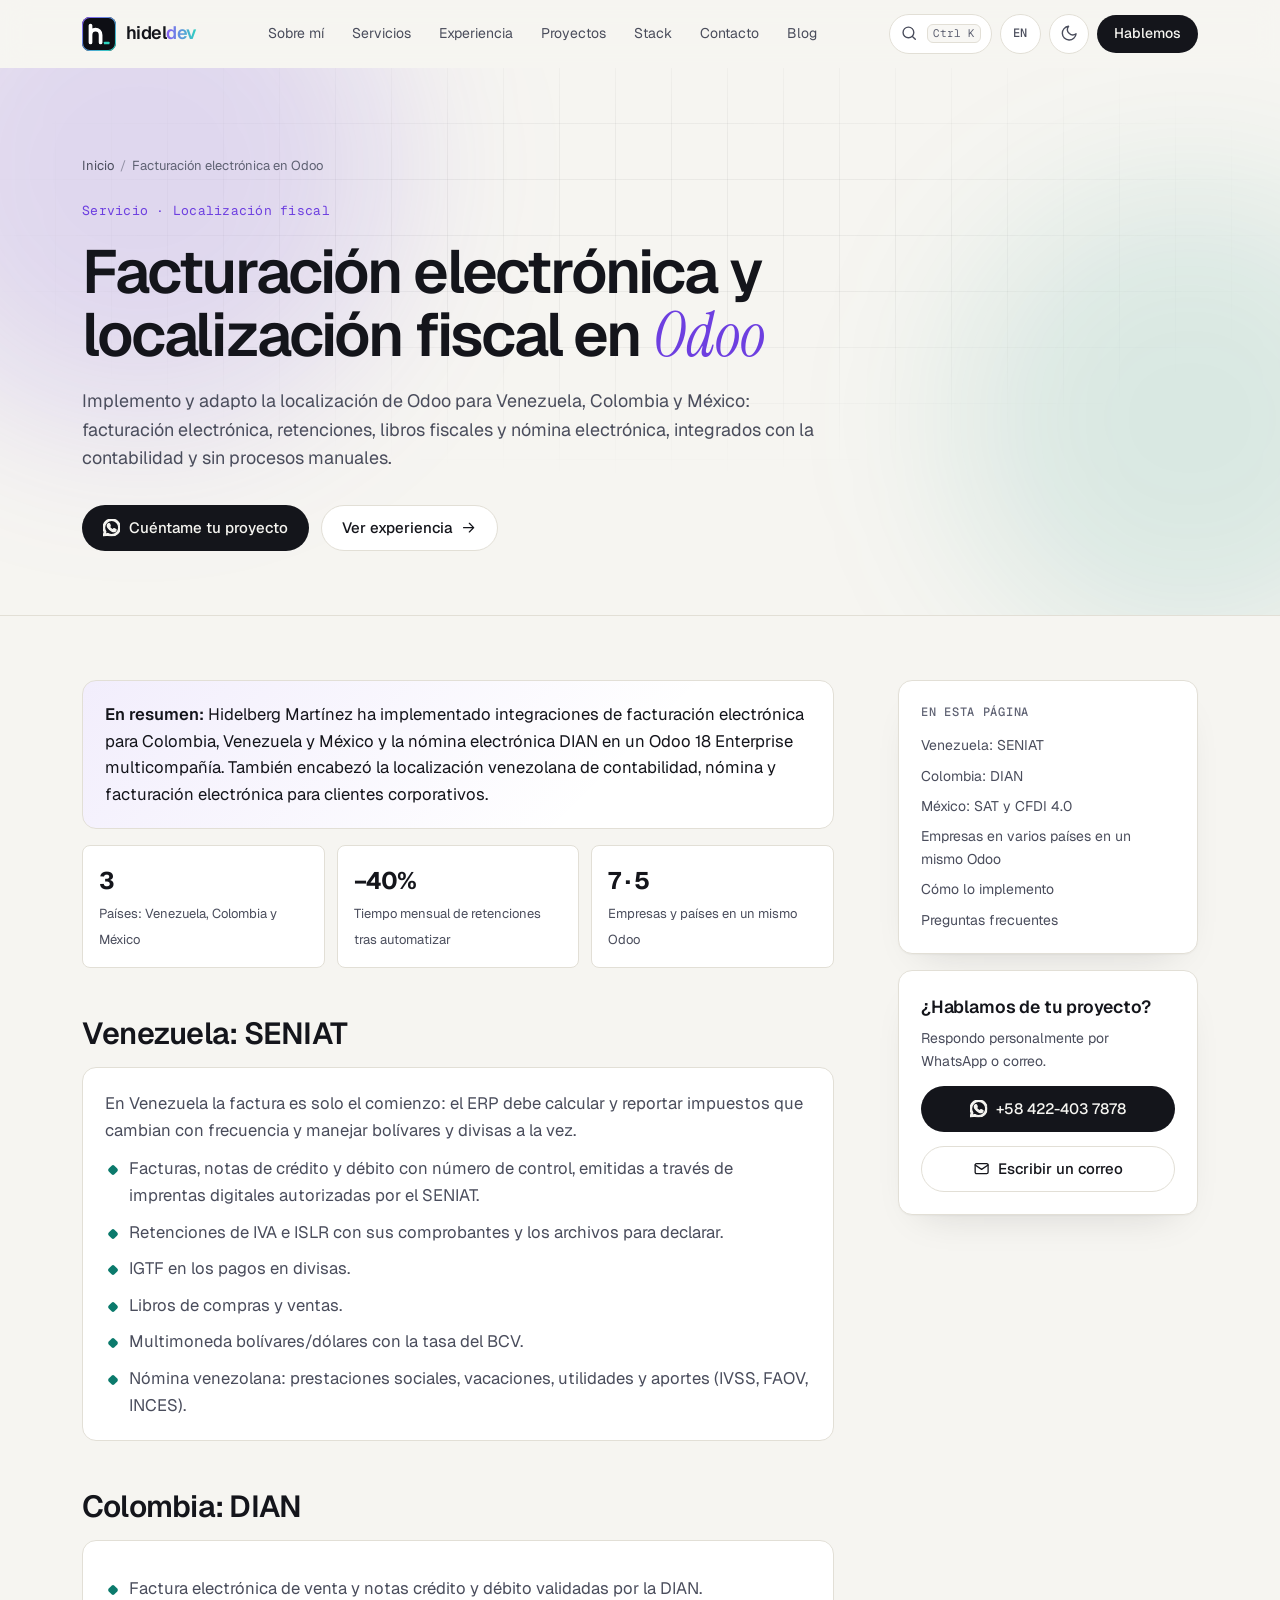
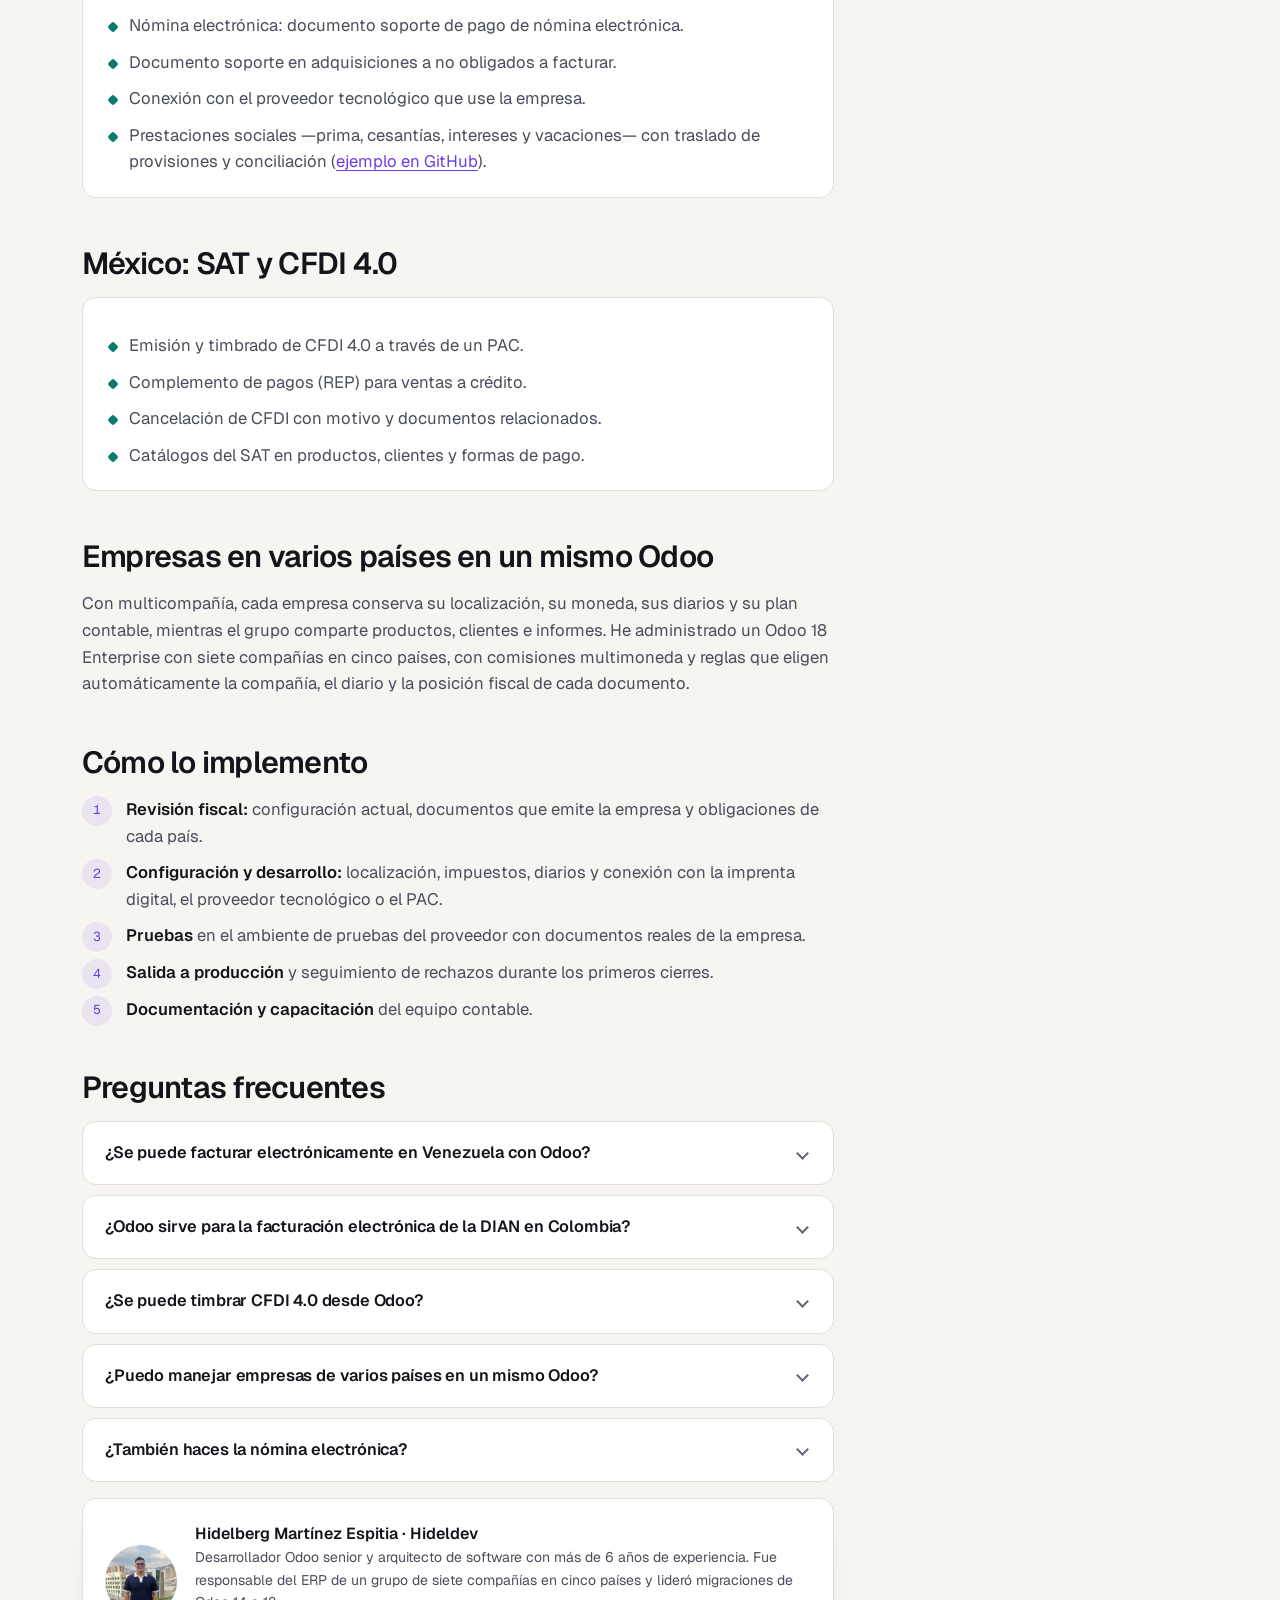
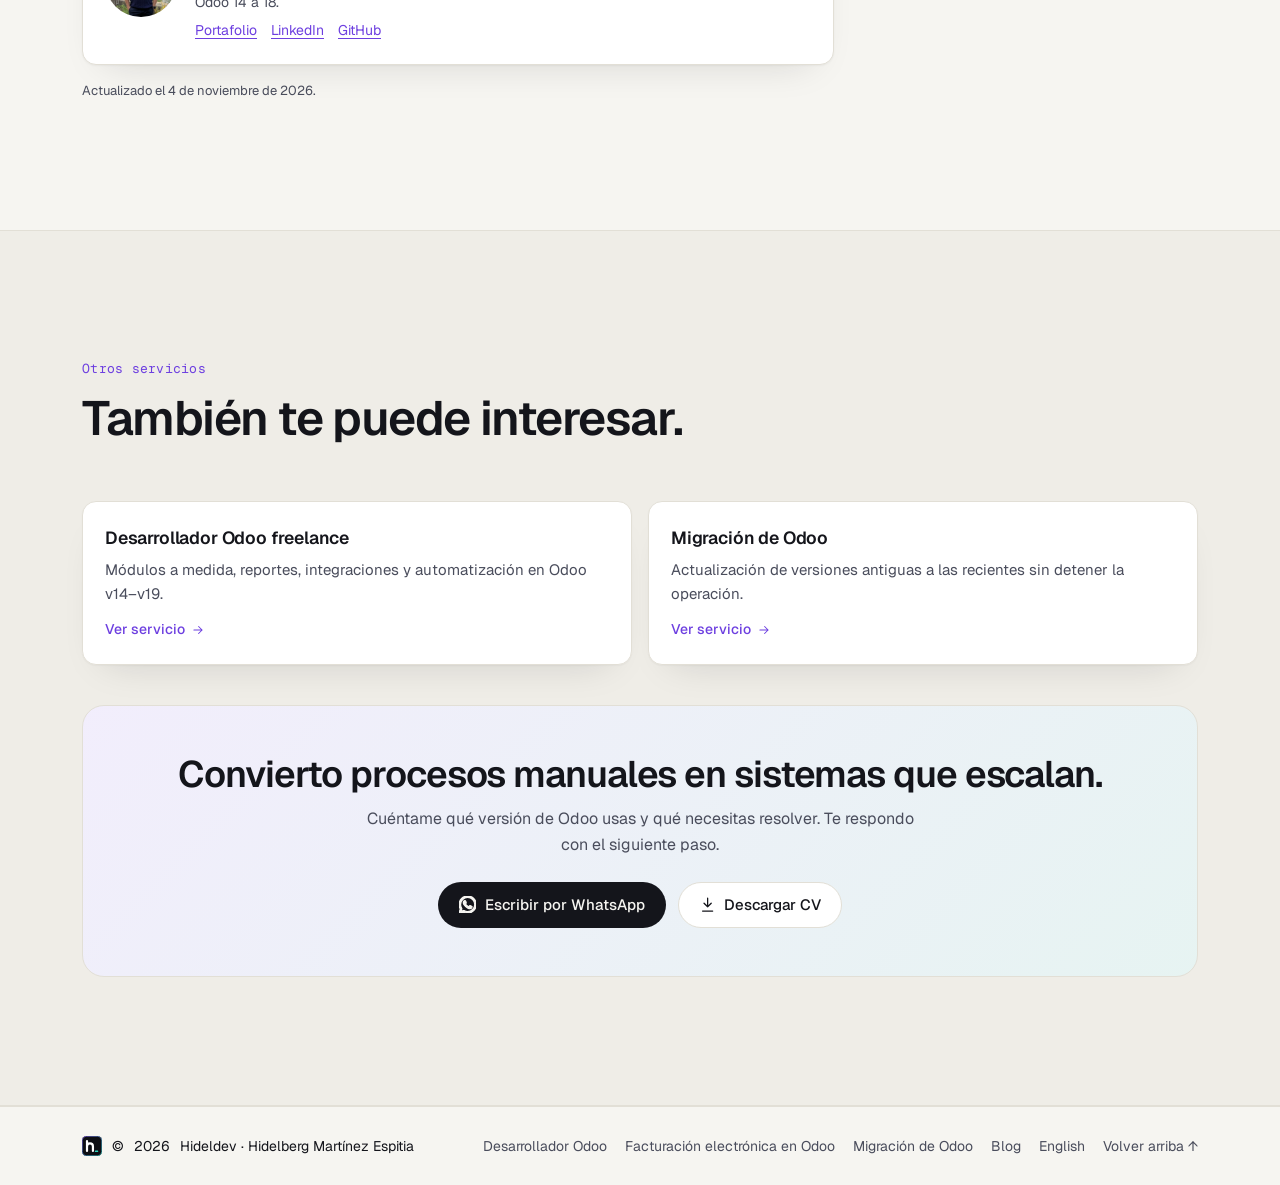
<file: facturacion-electronica-odoo/index.html>
<!doctype html>
<html lang="es" data-theme="dark">
<head>
  <meta charset="utf-8">
  <meta name="viewport" content="width=device-width, initial-scale=1">
  <title>Facturación electrónica en Odoo: Venezuela, Colombia y México</title>
  <meta name="description" content="Implementación de facturación electrónica y localización fiscal en Odoo: SENIAT (Venezuela), DIAN (Colombia) y CFDI 4.0 (México), con nómina electrónica.">
  <meta name="author" content="Hidelberg Martínez Espitia">
  <meta name="robots" content="index, follow, max-image-preview:large, max-snippet:-1">
  <meta name="theme-color" content="#0a0b10" media="(prefers-color-scheme: dark)">
  <meta name="theme-color" content="#f6f5f1" media="(prefers-color-scheme: light)">
  <link rel="canonical" href="https://hidel21.github.io/facturacion-electronica-odoo/">
  <link rel="alternate" hreflang="es" href="https://hidel21.github.io/facturacion-electronica-odoo/">
  <link rel="alternate" hreflang="en" href="https://hidel21.github.io/en/odoo-e-invoicing-latam/">
  <link rel="alternate" hreflang="x-default" href="https://hidel21.github.io/facturacion-electronica-odoo/">

  <meta property="og:type" content="website">
  <meta property="og:locale" content="es_VE">
  <meta property="og:url" content="https://hidel21.github.io/facturacion-electronica-odoo/">
  <meta property="og:site_name" content="Hideldev">
  <meta property="og:title" content="Facturación electrónica en Odoo: Venezuela, Colombia y México">
  <meta property="og:description" content="Implementación de facturación electrónica y localización fiscal en Odoo: SENIAT (Venezuela), DIAN (Colombia) y CFDI 4.0 (México), con nómina electrónica.">
  <meta property="og:image" content="https://hidel21.github.io/assets/img/brand/og-image.jpg">
  <meta property="og:image:width" content="1200">
  <meta property="og:image:height" content="630">
  <meta name="twitter:card" content="summary_large_image">
  <meta name="twitter:site" content="@Hidelberg21">
  <meta name="twitter:image" content="https://hidel21.github.io/assets/img/brand/og-image.jpg">

  <link rel="icon" href="/favicon.ico" sizes="48x48">
  <link rel="icon" href="/assets/img/favicon.svg" type="image/svg+xml">
  <link rel="apple-touch-icon" href="/apple-touch-icon.png">
  <link rel="manifest" href="/site.webmanifest">

  <link rel="preconnect" href="https://fonts.googleapis.com">
  <link rel="preconnect" href="https://fonts.gstatic.com" crossorigin>
  <link href="https://fonts.googleapis.com/css2?family=Geist:wght@400;500;600;700&family=Geist+Mono:wght@400;500&family=Instrument+Serif:ital@1&display=swap" rel="stylesheet">
  <link rel="stylesheet" href="/assets/css/styles.css">

  <script>
    (function () {
      var t = null;
      try { t = localStorage.getItem('theme'); } catch (e) {}
      if (t !== 'light' && t !== 'dark') {
        t = window.matchMedia && window.matchMedia('(prefers-color-scheme: light)').matches ? 'light' : 'dark';
      }
      document.documentElement.setAttribute('data-theme', t);
      document.documentElement.classList.add('js');
    })();
  </script>

  <script type="application/ld+json">
{
  "@context": "https://schema.org",
  "@graph": [
    {
      "@type": "WebPage",
      "@id": "https://hidel21.github.io/facturacion-electronica-odoo/#webpage",
      "url": "https://hidel21.github.io/facturacion-electronica-odoo/",
      "name": "Facturación electrónica en Odoo: Venezuela, Colombia y México",
      "description": "Implementación de facturación electrónica y localización fiscal en Odoo: SENIAT (Venezuela), DIAN (Colombia) y CFDI 4.0 (México), con nómina electrónica.",
      "inLanguage": "es",
      "isPartOf": {
        "@type": "WebSite",
        "@id": "https://hidel21.github.io/#website",
        "url": "https://hidel21.github.io/",
        "name": "Hideldev"
      },
      "about": {
        "@id": "https://hidel21.github.io/facturacion-electronica-odoo/#service"
      },
      "author": {
        "@id": "https://hidel21.github.io/#person"
      },
      "dateModified": "2026-11-04",
      "breadcrumb": {
        "@id": "https://hidel21.github.io/facturacion-electronica-odoo/#breadcrumb"
      },
      "primaryImageOfPage": {
        "@type": "ImageObject",
        "url": "https://hidel21.github.io/assets/img/brand/og-image.jpg"
      }
    },
    {
      "@type": "BreadcrumbList",
      "@id": "https://hidel21.github.io/facturacion-electronica-odoo/#breadcrumb",
      "itemListElement": [
        {
          "@type": "ListItem",
          "position": 1,
          "name": "Inicio",
          "item": "https://hidel21.github.io/"
        },
        {
          "@type": "ListItem",
          "position": 2,
          "name": "Facturación electrónica en Odoo",
          "item": "https://hidel21.github.io/facturacion-electronica-odoo/"
        }
      ]
    },
    {
      "@type": "Service",
      "@id": "https://hidel21.github.io/facturacion-electronica-odoo/#service",
      "name": "Facturación electrónica y localización fiscal en Odoo",
      "serviceType": "Implementación de facturación electrónica y localización fiscal en Odoo",
      "description": "Implementación de facturación electrónica y localización fiscal en Odoo: SENIAT (Venezuela), DIAN (Colombia) y CFDI 4.0 (México), con nómina electrónica.",
      "url": "https://hidel21.github.io/facturacion-electronica-odoo/",
      "provider": {
        "@type": "Person",
        "@id": "https://hidel21.github.io/#person",
        "name": "Hidelberg Martínez Espitia",
        "url": "https://hidel21.github.io/",
        "sameAs": [
          "https://www.linkedin.com/in/hidelberg-martinez-espitia/",
          "https://github.com/hidel21"
        ]
      },
      "availableChannel": {
        "@type": "ServiceChannel",
        "serviceUrl": "https://hidel21.github.io/facturacion-electronica-odoo/",
        "servicePhone": "+58-422-403-7878"
      },
      "areaServed": [
        {
          "@type": "Country",
          "name": "Venezuela"
        },
        {
          "@type": "Country",
          "name": "Colombia"
        },
        {
          "@type": "Country",
          "name": "México"
        },
        {
          "@type": "Country",
          "name": "España"
        },
        {
          "@type": "Country",
          "name": "Estados Unidos"
        }
      ],
      "availableLanguage": [
        "es",
        "en"
      ]
    },
    {
      "@type": "FAQPage",
      "@id": "https://hidel21.github.io/facturacion-electronica-odoo/#faq",
      "mainEntity": [
        {
          "@type": "Question",
          "name": "¿Se puede facturar electrónicamente en Venezuela con Odoo?",
          "acceptedAnswer": {
            "@type": "Answer",
            "text": "Sí. Con la localización adecuada y la conexión con una imprenta digital autorizada por el SENIAT, Odoo emite facturas y notas de crédito y débito, y calcula las retenciones de IVA e ISLR y el IGTF."
          }
        },
        {
          "@type": "Question",
          "name": "¿Odoo sirve para la facturación electrónica de la DIAN en Colombia?",
          "acceptedAnswer": {
            "@type": "Answer",
            "text": "Sí. Odoo tiene localización colombiana y la emisión se valida con la DIAN según la edición y el proveedor tecnológico que uses. Lo configuro y pruebo antes de pasar a producción."
          }
        },
        {
          "@type": "Question",
          "name": "¿Se puede timbrar CFDI 4.0 desde Odoo?",
          "acceptedAnswer": {
            "@type": "Answer",
            "text": "Sí. Odoo tiene localización mexicana y timbra a través de un PAC, incluidos el complemento de pagos y la cancelación con motivo."
          }
        },
        {
          "@type": "Question",
          "name": "¿Puedo manejar empresas de varios países en un mismo Odoo?",
          "acceptedAnswer": {
            "@type": "Answer",
            "text": "Sí, con multicompañía: cada empresa mantiene su localización, moneda y plan contable. He administrado un ERP de siete compañías en cinco países."
          }
        },
        {
          "@type": "Question",
          "name": "¿También haces la nómina electrónica?",
          "acceptedAnswer": {
            "@type": "Answer",
            "text": "Sí: nómina electrónica DIAN en Colombia y nómina venezolana con prestaciones sociales, utilidades y aportes."
          }
        }
      ]
    }
  ]
}
  </script>
</head>
<body>
  <!-- Sprite de iconos -->
  <svg width="0" height="0" style="position:absolute" aria-hidden="true">
    <defs>
      <linearGradient id="hd-ring" x1="0" y1="0" x2="1" y2="1"><stop offset="0" stop-color="#8b5cf6"/><stop offset="1" stop-color="#2dd4bf"/></linearGradient>
      <symbol id="i-github" viewBox="0 0 24 24"><path fill="currentColor" d="M12 .3a12 12 0 0 0-3.8 23.4c.6.1.8-.3.8-.6v-2c-3.3.7-4-1.6-4-1.6-.6-1.4-1.4-1.8-1.4-1.8-1-.7.1-.7.1-.7 1.2.1 1.8 1.2 1.8 1.2 1.1 1.8 2.8 1.3 3.5 1 0-.8.4-1.3.7-1.6-2.7-.3-5.5-1.3-5.5-5.9 0-1.3.5-2.4 1.2-3.2 0-.3-.5-1.5.2-3.2 0 0 1-.3 3.3 1.2a11.5 11.5 0 0 1 6 0C17.3 4.7 18.3 5 18.3 5c.7 1.7.2 2.9.1 3.2.8.8 1.2 1.9 1.2 3.2 0 4.6-2.8 5.6-5.5 5.9.5.4.9 1.1.9 2.2v3.3c0 .3.1.7.8.6A12 12 0 0 0 12 .3"/></symbol>
      <symbol id="i-linkedin" viewBox="0 0 24 24"><path fill="currentColor" d="M20.45 20.45h-3.55v-5.57c0-1.33-.03-3.04-1.85-3.04-1.85 0-2.14 1.45-2.14 2.94v5.67H9.35V9h3.41v1.56h.05c.48-.9 1.64-1.85 3.37-1.85 3.6 0 4.27 2.37 4.27 5.46v6.28zM5.34 7.43a2.06 2.06 0 1 1 0-4.13 2.06 2.06 0 0 1 0 4.13zM7.12 20.45H3.56V9h3.56v11.45zM22.22 0H1.77C.79 0 0 .77 0 1.73v20.54C0 23.23.79 24 1.77 24h20.45c.98 0 1.78-.77 1.78-1.73V1.73C24 .77 23.2 0 22.22 0z"/></symbol>
      <symbol id="i-whatsapp" viewBox="0 0 24 24"><path fill="currentColor" d="M17.47 14.38c-.3-.15-1.76-.87-2.03-.97-.27-.1-.47-.15-.67.15-.2.3-.77.97-.94 1.16-.17.2-.35.22-.64.08-.3-.15-1.26-.47-2.39-1.48-.88-.79-1.48-1.76-1.65-2.06-.17-.3-.02-.46.13-.6.13-.14.3-.35.45-.52.15-.18.2-.3.3-.5.1-.2.05-.38-.03-.52-.07-.15-.67-1.62-.91-2.21-.25-.58-.49-.5-.67-.51h-.57c-.2 0-.52.08-.8.37-.27.3-1.04 1.02-1.04 2.48 0 1.46 1.07 2.88 1.21 3.07.15.2 2.1 3.2 5.08 4.49.71.3 1.26.49 1.7.63.71.22 1.36.19 1.87.12.57-.09 1.76-.72 2-1.42.25-.7.25-1.29.18-1.41-.08-.13-.28-.2-.57-.35m-5.42 7.4h-.01a9.87 9.87 0 0 1-5.03-1.37l-.36-.22-3.74.99 1-3.65-.24-.38a9.86 9.86 0 0 1-1.51-5.26c0-5.45 4.44-9.88 9.89-9.88 2.64 0 5.12 1.03 6.99 2.9a9.82 9.82 0 0 1 2.89 7c0 5.45-4.44 9.88-9.88 9.88m8.41-18.3A11.82 11.82 0 0 0 12.05 0C5.5 0 .16 5.34.16 11.89c0 2.1.55 4.14 1.59 5.95L.06 24l6.3-1.65a11.88 11.88 0 0 0 5.69 1.45h.01c6.55 0 11.89-5.34 11.89-11.89a11.82 11.82 0 0 0-3.48-8.41z"/></symbol>
      <symbol id="i-arrow" viewBox="0 0 24 24"><path d="M5 12h14M13 6l6 6-6 6"/></symbol>
      <symbol id="i-external" viewBox="0 0 24 24"><path d="M7 17 17 7M8 7h9v9"/></symbol>
      <symbol id="i-download" viewBox="0 0 24 24"><path d="M12 3v12m-5-5 5 5 5-5M5 21h14"/></symbol>
      <symbol id="i-mail" viewBox="0 0 24 24"><rect x="3" y="5" width="18" height="14" rx="2"/><path d="m3 7 9 6 9-6"/></symbol>
      <symbol id="i-sun" viewBox="0 0 24 24"><circle cx="12" cy="12" r="4"/><path d="M12 2v2M12 20v2M4.9 4.9l1.4 1.4M17.7 17.7l1.4 1.4M2 12h2M20 12h2M4.9 19.1l1.4-1.4M17.7 6.3l1.4-1.4"/></symbol>
      <symbol id="i-moon" viewBox="0 0 24 24"><path d="M21 12.8A9 9 0 1 1 11.2 3a7 7 0 0 0 9.8 9.8z"/></symbol>
      <symbol id="i-search" viewBox="0 0 24 24"><circle cx="11" cy="11" r="7"/><path d="m20 20-3.5-3.5"/></symbol>
      <symbol id="i-copy" viewBox="0 0 24 24"><rect x="9" y="9" width="12" height="12" rx="2"/><path d="M5 15H4a1 1 0 0 1-1-1V4a1 1 0 0 1 1-1h10a1 1 0 0 1 1 1v1"/></symbol>
      <symbol id="i-check" viewBox="0 0 24 24"><path d="M20 6 9 17l-5-5"/></symbol>
      <symbol id="i-menu" viewBox="0 0 24 24"><path d="M4 7h16M4 12h16M4 17h16"/></symbol>
      <symbol id="i-close" viewBox="0 0 24 24"><path d="M18 6 6 18M6 6l12 12"/></symbol>
      <symbol id="i-pin" viewBox="0 0 24 24"><path d="M12 21s-7-6.1-7-11a7 7 0 0 1 14 0c0 4.9-7 11-7 11z"/><circle cx="12" cy="10" r="2.5"/></symbol>
      <symbol id="i-erp" viewBox="0 0 24 24"><path d="M21 8 12 3 3 8v8l9 5 9-5z"/><path d="m3 8 9 5 9-5M12 13v8"/></symbol>
      <symbol id="i-receipt" viewBox="0 0 24 24"><path d="M5 3h14v18l-3-2-2 2-2-2-2 2-2-2-3 2z"/><path d="M9 8h6M9 12h6M9 16h3"/></symbol>
      <symbol id="i-plug" viewBox="0 0 24 24"><path d="M9 2v6M15 2v6M6 8h12v4a6 6 0 0 1-12 0zM12 18v4"/></symbol>
      <symbol id="i-layers" viewBox="0 0 24 24"><path d="m12 2 10 5-10 5L2 7z"/><path d="m2 12 10 5 10-5M2 17l10 5 10-5"/></symbol>
      <symbol id="i-sparkles" viewBox="0 0 24 24"><path d="m12 3 1.8 4.7 4.7 1.8-4.7 1.8L12 16l-1.8-4.7-4.7-1.8 4.7-1.8z"/><path d="m19 15 .8 2.2 2.2.8-2.2.8L19 21l-.8-2.2L16 18l2.2-.8z"/></symbol>
      <symbol id="i-chart" viewBox="0 0 24 24"><path d="M3 3v18h18"/><path d="m7 15 4-4 3 3 5-6"/></symbol>
      <symbol id="i-code" viewBox="0 0 24 24"><path d="m8 7-5 5 5 5M16 7l5 5-5 5"/></symbol>
      <symbol id="i-star" viewBox="0 0 24 24"><path d="m12 3 2.8 5.7 6.2.9-4.5 4.4 1 6.2-5.5-2.9-5.5 2.9 1-6.2L3 9.6l6.2-.9z"/></symbol>
      <symbol id="i-repo" viewBox="0 0 24 24"><path d="M6 3v12"/><circle cx="18" cy="6" r="3"/><circle cx="6" cy="18" r="3"/><path d="M18 9a9 9 0 0 1-9 9"/></symbol>
      <symbol id="i-cap" viewBox="0 0 24 24"><path d="m2 9 10-5 10 5-10 5z"/><path d="M6 11v5c0 1.5 2.7 3 6 3s6-1.5 6-3v-5"/></symbol>
      <symbol id="i-award" viewBox="0 0 24 24"><circle cx="12" cy="9" r="6"/><path d="m8.5 14-1.5 8 5-3 5 3-1.5-8"/></symbol>
      <symbol id="i-globe" viewBox="0 0 24 24"><circle cx="12" cy="12" r="9"/><path d="M3 12h18M12 3a14 14 0 0 1 0 18M12 3a14 14 0 0 0 0 18"/></symbol>
      <symbol id="i-send" viewBox="0 0 24 24"><path d="m22 2-7 20-4-9-9-4z"/><path d="M22 2 11 13"/></symbol>
      <symbol id="i-codepen" viewBox="0 0 24 24"><path d="m12 2 10 6.5v7L12 22 2 15.5v-7z"/><path d="M12 22v-6.5M22 8.5l-10 7-10-7M2 15.5l10-7 10 7M12 2v6.5"/></symbol>
    </defs>
  </svg>

  <a class="skip-link" href="#main">Saltar al contenido</a>
  <div class="scroll-progress" aria-hidden="true"><span></span></div>

  <!-- ============ HEADER ============ -->
  <header class="site-header" id="top">
    <div class="container header-inner">
      <a href="/" class="brand" aria-label="Hideldev — inicio">
        <svg class="brand-mark" viewBox="0 0 512 512" aria-hidden="true">
          <rect width="512" height="512" rx="116" fill="#0d0e14"/>
          <rect x="8" y="8" width="496" height="496" rx="108" fill="none" stroke="url(#hd-ring)" stroke-width="16"/>
          <path d="M128 128V384M128 270c0-46 34-80 76-80s76 34 76 80v114" fill="none" stroke="#fff" stroke-width="56" stroke-linecap="round" stroke-linejoin="round"/>
          <rect class="brand-cursor" x="330" y="372" width="84" height="40" rx="10" fill="#2dd4bf"/>
        </svg>
        <span class="brand-text">hidel<span class="brand-dev">dev</span></span>
      </a>

      <nav class="main-nav" id="main-nav" aria-label="Principal">
        <ul>
          <li><a href="/#sobre-mi">Sobre mí</a></li>
          <li><a href="/#servicios">Servicios</a></li>
          <li><a href="/#experiencia">Experiencia</a></li>
          <li><a href="/#proyectos">Proyectos</a></li>
          <li><a href="/#stack">Stack</a></li>
          <li><a href="/#contacto">Contacto</a></li>
          <li><a href="/blog/">Blog</a></li>
        </ul>
      </nav>

      <div class="header-actions">
        <button class="icon-btn cmdk-trigger" type="button" data-open-palette aria-label="Abrir buscador de comandos (Ctrl + K)">
          <svg class="ico"><use href="#i-search"/></svg>
          <kbd class="kbd-hint" aria-hidden="true">Ctrl K</kbd>
        </button>
        <a class="icon-btn lang-switch" href="/en/odoo-e-invoicing-latam/" hreflang="en" lang="en" aria-label="English version">EN</a>
        <button class="icon-btn" type="button" id="theme-toggle" aria-label="Cambiar a tema claro">
          <svg class="ico ico-sun"><use href="#i-sun"/></svg>
          <svg class="ico ico-moon"><use href="#i-moon"/></svg>
        </button>
        <a class="btn btn-primary btn-sm header-cta" href="/#contacto">Hablemos</a>
        <button class="icon-btn menu-toggle" type="button" aria-controls="main-nav" aria-expanded="false" aria-label="Abrir menú">
          <svg class="ico ico-menu"><use href="#i-menu"/></svg>
          <svg class="ico ico-close"><use href="#i-close"/></svg>
        </button>
      </div>
    </div>
  </header>

  <main id="main">
    <section class="page-hero" aria-labelledby="page-title">
      <div class="hero-bg" aria-hidden="true">
        <div class="grid-bg"></div>
        <div class="glow glow-a"></div>
        <div class="glow glow-b"></div>
      </div>
      <div class="container">
        <nav class="breadcrumb" aria-label="Migas de pan">
          <ol>
            <li><a href="/">Inicio</a></li>
            <li aria-current="page">Facturación electrónica en Odoo</li>
          </ol>
        </nav>
        <p class="section-kicker" style="margin-top:24px">Servicio · Localización fiscal</p>
        <h1 id="page-title" class="page-title">Facturación electrónica y localización fiscal en <em>Odoo</em></h1>
        <p class="page-lead">Implemento y adapto la localización de Odoo para Venezuela, Colombia y México: facturación electrónica, retenciones, libros fiscales y nómina electrónica, integrados con la contabilidad y sin procesos manuales.</p>
        <div class="hero-ctas">
          <a class="btn btn-primary" href="https://wa.me/584224037878?text=Hola%20Hidelberg%2C%20vi%20tu%20p%C3%A1gina%20de%20facturaci%C3%B3n%20electr%C3%B3nica%20en%20Odoo%20y%20necesito%20ayuda%20con%20la%20localizaci%C3%B3n." target="_blank" rel="noopener"><svg class="ico"><use href="#i-whatsapp"/></svg> Cuéntame tu proyecto</a>
          <a class="btn btn-ghost" href="/#experiencia">Ver experiencia <svg class="ico"><use href="#i-arrow"/></svg></a>
        </div>
      </div>
    </section>

    <section class="section">
      <div class="container article-layout">
        <article class="article">
          <div class="answer-box"><p><strong>En resumen:</strong> Hidelberg Martínez ha implementado integraciones de facturación electrónica para Colombia, Venezuela y México y la nómina electrónica DIAN en un Odoo 18 Enterprise multicompañía. También encabezó la localización venezolana de contabilidad, nómina y facturación electrónica para clientes corporativos.</p></div>
          <div class="fact-grid">
              <div><b>3</b><span>Países: Venezuela, Colombia y México</span></div>
              <div><b>−40%</b><span>Tiempo mensual de retenciones tras automatizar</span></div>
              <div><b>7 · 5</b><span>Empresas y países en un mismo Odoo</span></div>
          </div>

            <h2 id="venezuela">Venezuela: SENIAT</h2>
            <div class="country">
              <p>En Venezuela la factura es solo el comienzo: el ERP debe calcular y reportar impuestos que cambian con frecuencia y manejar bolívares y divisas a la vez.</p>
              <ul>
                <li>Facturas, notas de crédito y débito con número de control, emitidas a través de imprentas digitales autorizadas por el SENIAT.</li>
                <li>Retenciones de IVA e ISLR con sus comprobantes y los archivos para declarar.</li>
                <li>IGTF en los pagos en divisas.</li>
                <li>Libros de compras y ventas.</li>
                <li>Multimoneda bolívares/dólares con la tasa del BCV.</li>
                <li>Nómina venezolana: prestaciones sociales, vacaciones, utilidades y aportes (IVSS, FAOV, INCES).</li>
              </ul>
            </div>

            <h2 id="colombia">Colombia: DIAN</h2>
            <div class="country">
              <ul>
                <li>Factura electrónica de venta y notas crédito y débito validadas por la DIAN.</li>
                <li>Nómina electrónica: documento soporte de pago de nómina electrónica.</li>
                <li>Documento soporte en adquisiciones a no obligados a facturar.</li>
                <li>Conexión con el proveedor tecnológico que use la empresa.</li>
                <li>Prestaciones sociales —prima, cesantías, intereses y vacaciones— con traslado de provisiones y conciliación (<a href="https://github.com/hidel21/payroll_provisions" rel="noopener" target="_blank">ejemplo en GitHub</a>).</li>
              </ul>
            </div>

            <h2 id="mexico">México: SAT y CFDI 4.0</h2>
            <div class="country">
              <ul>
                <li>Emisión y timbrado de CFDI 4.0 a través de un PAC.</li>
                <li>Complemento de pagos (REP) para ventas a crédito.</li>
                <li>Cancelación de CFDI con motivo y documentos relacionados.</li>
                <li>Catálogos del SAT en productos, clientes y formas de pago.</li>
              </ul>
            </div>

            <h2 id="multicompania">Empresas en varios países en un mismo Odoo</h2>
            <p>Con multicompañía, cada empresa conserva su localización, su moneda, sus diarios y su plan contable, mientras el grupo comparte productos, clientes e informes. He administrado un Odoo 18 Enterprise con siete compañías en cinco países, con comisiones multimoneda y reglas que eligen automáticamente la compañía, el diario y la posición fiscal de cada documento.</p>

            <h2 id="proceso">Cómo lo implemento</h2>
            <ol>
              <li><strong>Revisión fiscal:</strong> configuración actual, documentos que emite la empresa y obligaciones de cada país.</li>
              <li><strong>Configuración y desarrollo:</strong> localización, impuestos, diarios y conexión con la imprenta digital, el proveedor tecnológico o el PAC.</li>
              <li><strong>Pruebas</strong> en el ambiente de pruebas del proveedor con documentos reales de la empresa.</li>
              <li><strong>Salida a producción</strong> y seguimiento de rechazos durante los primeros cierres.</li>
              <li><strong>Documentación y capacitación</strong> del equipo contable.</li>
            </ol>

          <h2 id="preguntas">Preguntas frecuentes</h2>
          <div class="faq">
          <details>
            <summary>¿Se puede facturar electrónicamente en Venezuela con Odoo?</summary>
            <div class="faq-a"><p>Sí. Con la localización adecuada y la conexión con una imprenta digital autorizada por el SENIAT, Odoo emite facturas y notas de crédito y débito, y calcula las retenciones de IVA e ISLR y el IGTF.</p></div>
          </details>
          <details>
            <summary>¿Odoo sirve para la facturación electrónica de la DIAN en Colombia?</summary>
            <div class="faq-a"><p>Sí. Odoo tiene localización colombiana y la emisión se valida con la DIAN según la edición y el proveedor tecnológico que uses. Lo configuro y pruebo antes de pasar a producción.</p></div>
          </details>
          <details>
            <summary>¿Se puede timbrar CFDI 4.0 desde Odoo?</summary>
            <div class="faq-a"><p>Sí. Odoo tiene localización mexicana y timbra a través de un PAC, incluidos el complemento de pagos y la cancelación con motivo.</p></div>
          </details>
          <details>
            <summary>¿Puedo manejar empresas de varios países en un mismo Odoo?</summary>
            <div class="faq-a"><p>Sí, con multicompañía: cada empresa mantiene su localización, moneda y plan contable. He administrado un ERP de siete compañías en cinco países.</p></div>
          </details>
          <details>
            <summary>¿También haces la nómina electrónica?</summary>
            <div class="faq-a"><p>Sí: nómina electrónica DIAN en Colombia y nómina venezolana con prestaciones sociales, utilidades y aportes.</p></div>
          </details>
          </div>

          <aside class="author card" aria-label="Sobre el autor">
            <img src="/assets/img/hidelberg-400.jpg" width="72" height="72" alt="Hidelberg Martínez" loading="lazy">
            <div>
              <strong>Hidelberg Martínez Espitia · Hideldev</strong>
              <p>Desarrollador Odoo senior y arquitecto de software con más de 6 años de experiencia. Fue responsable del ERP de un grupo de siete compañías en cinco países y lideró migraciones de Odoo 14 a 18.</p>
              <p class="author-links"><a href="/">Portafolio</a><a href="https://www.linkedin.com/in/hidelberg-martinez-espitia/" rel="noopener" target="_blank">LinkedIn</a><a href="https://github.com/hidel21" rel="noopener" target="_blank">GitHub</a></p>
            </div>
          </aside>
          <p class="muted" style="font-size:13px">Actualizado el <time datetime="2026-11-04">4 de noviembre de 2026</time>.</p>
        </article>

        <aside class="aside">
          <nav class="card toc" aria-label="En esta página">
            <h2>En esta página</h2>
            <ol>
              <li><a href="#venezuela">Venezuela: SENIAT</a></li>
              <li><a href="#colombia">Colombia: DIAN</a></li>
              <li><a href="#mexico">México: SAT y CFDI 4.0</a></li>
              <li><a href="#multicompania">Empresas en varios países en un mismo Odoo</a></li>
              <li><a href="#proceso">Cómo lo implemento</a></li>
              <li><a href="#preguntas">Preguntas frecuentes</a></li>
            </ol>
          </nav>
          <div class="card cta-card">
            <h2>¿Hablamos de tu proyecto?</h2>
            <p>Respondo personalmente por WhatsApp o correo.</p>
            <a class="btn btn-primary" href="https://wa.me/584224037878?text=Hola%20Hidelberg%2C%20vi%20tu%20p%C3%A1gina%20de%20facturaci%C3%B3n%20electr%C3%B3nica%20en%20Odoo%20y%20necesito%20ayuda%20con%20la%20localizaci%C3%B3n." target="_blank" rel="noopener"><svg class="ico"><use href="#i-whatsapp"/></svg> +58 422-403 7878</a>
            <a class="btn btn-ghost" href="mailto:hidelmartinez21@gmail.com"><svg class="ico"><use href="#i-mail"/></svg> Escribir un correo</a>
          </div>
        </aside>
      </div>
    </section>

    <section class="section section-alt" aria-labelledby="related-title">
      <div class="container">
        <header class="section-head">
          <p class="section-kicker">Otros servicios</p>
          <h2 id="related-title" class="section-title">También te puede interesar.</h2>
        </header>
        <div class="related">
          <a class="card spotlight" href="/desarrollador-odoo/">
            <h3>Desarrollador Odoo freelance</h3>
            <p>Módulos a medida, reportes, integraciones y automatización en Odoo v14–v19.</p>
            <span class="service-link">Ver servicio <svg class="ico"><use href="#i-arrow"/></svg></span>
          </a>
          <a class="card spotlight" href="/migracion-odoo/">
            <h3>Migración de Odoo</h3>
            <p>Actualización de versiones antiguas a las recientes sin detener la operación.</p>
            <span class="service-link">Ver servicio <svg class="ico"><use href="#i-arrow"/></svg></span>
          </a>
        </div>
        <div class="cta-band" style="margin-top:40px">
          <h2>Convierto procesos manuales en sistemas que escalan.</h2>
          <p>Cuéntame qué versión de Odoo usas y qué necesitas resolver. Te respondo con el siguiente paso.</p>
          <div class="hero-ctas">
            <a class="btn btn-primary" href="https://wa.me/584224037878?text=Hola%20Hidelberg%2C%20vi%20tu%20p%C3%A1gina%20de%20facturaci%C3%B3n%20electr%C3%B3nica%20en%20Odoo%20y%20necesito%20ayuda%20con%20la%20localizaci%C3%B3n." target="_blank" rel="noopener"><svg class="ico"><use href="#i-whatsapp"/></svg> Escribir por WhatsApp</a>
            <a class="btn btn-ghost" href="/assets/cv/Hidelberg-Martinez-CV.pdf" download><svg class="ico"><use href="#i-download"/></svg> Descargar CV</a>
          </div>
        </div>
      </div>
    </section>
  </main>

  <footer class="site-footer">
    <div class="container footer-inner">
      <p class="footer-brand"><img src="/assets/img/brand/hideldev-icon.svg" width="20" height="20" alt=""> © <span id="year">2026</span> Hideldev · Hidelberg Martínez Espitia</p>
      <nav class="footer-links" aria-label="Servicios">
        <a href="/desarrollador-odoo/">Desarrollador Odoo</a>
        <a href="/facturacion-electronica-odoo/">Facturación electrónica en Odoo</a>
        <a href="/migracion-odoo/">Migración de Odoo</a>
        <a href="/blog/">Blog</a>
        <a href="/en/">English</a>
        <a href="#top">Volver arriba ↑</a>
      </nav>
    </div>
  </footer>

  <!-- Paleta de comandos -->
  <dialog class="palette" id="palette" aria-label="Buscador de comandos">
    <div class="palette-box">
      <div class="palette-search">
        <svg class="ico"><use href="#i-search"/></svg>
        <input type="text" id="palette-input" placeholder="Busca una sección o acción…" autocomplete="off"
               role="combobox" aria-expanded="true" aria-controls="palette-list" aria-autocomplete="list">
        <kbd>Esc</kbd>
      </div>
      <ul class="palette-list" id="palette-list" role="listbox" aria-label="Resultados"></ul>
      <div class="palette-foot"><span><kbd>↑</kbd><kbd>↓</kbd> navegar</span><span><kbd>Enter</kbd> abrir</span></div>
    </div>
  </dialog>

  <div class="toast" id="toast" role="status" aria-live="polite"></div>

  <script src="/assets/js/main.js" defer></script>
</body>
</html>
</file>
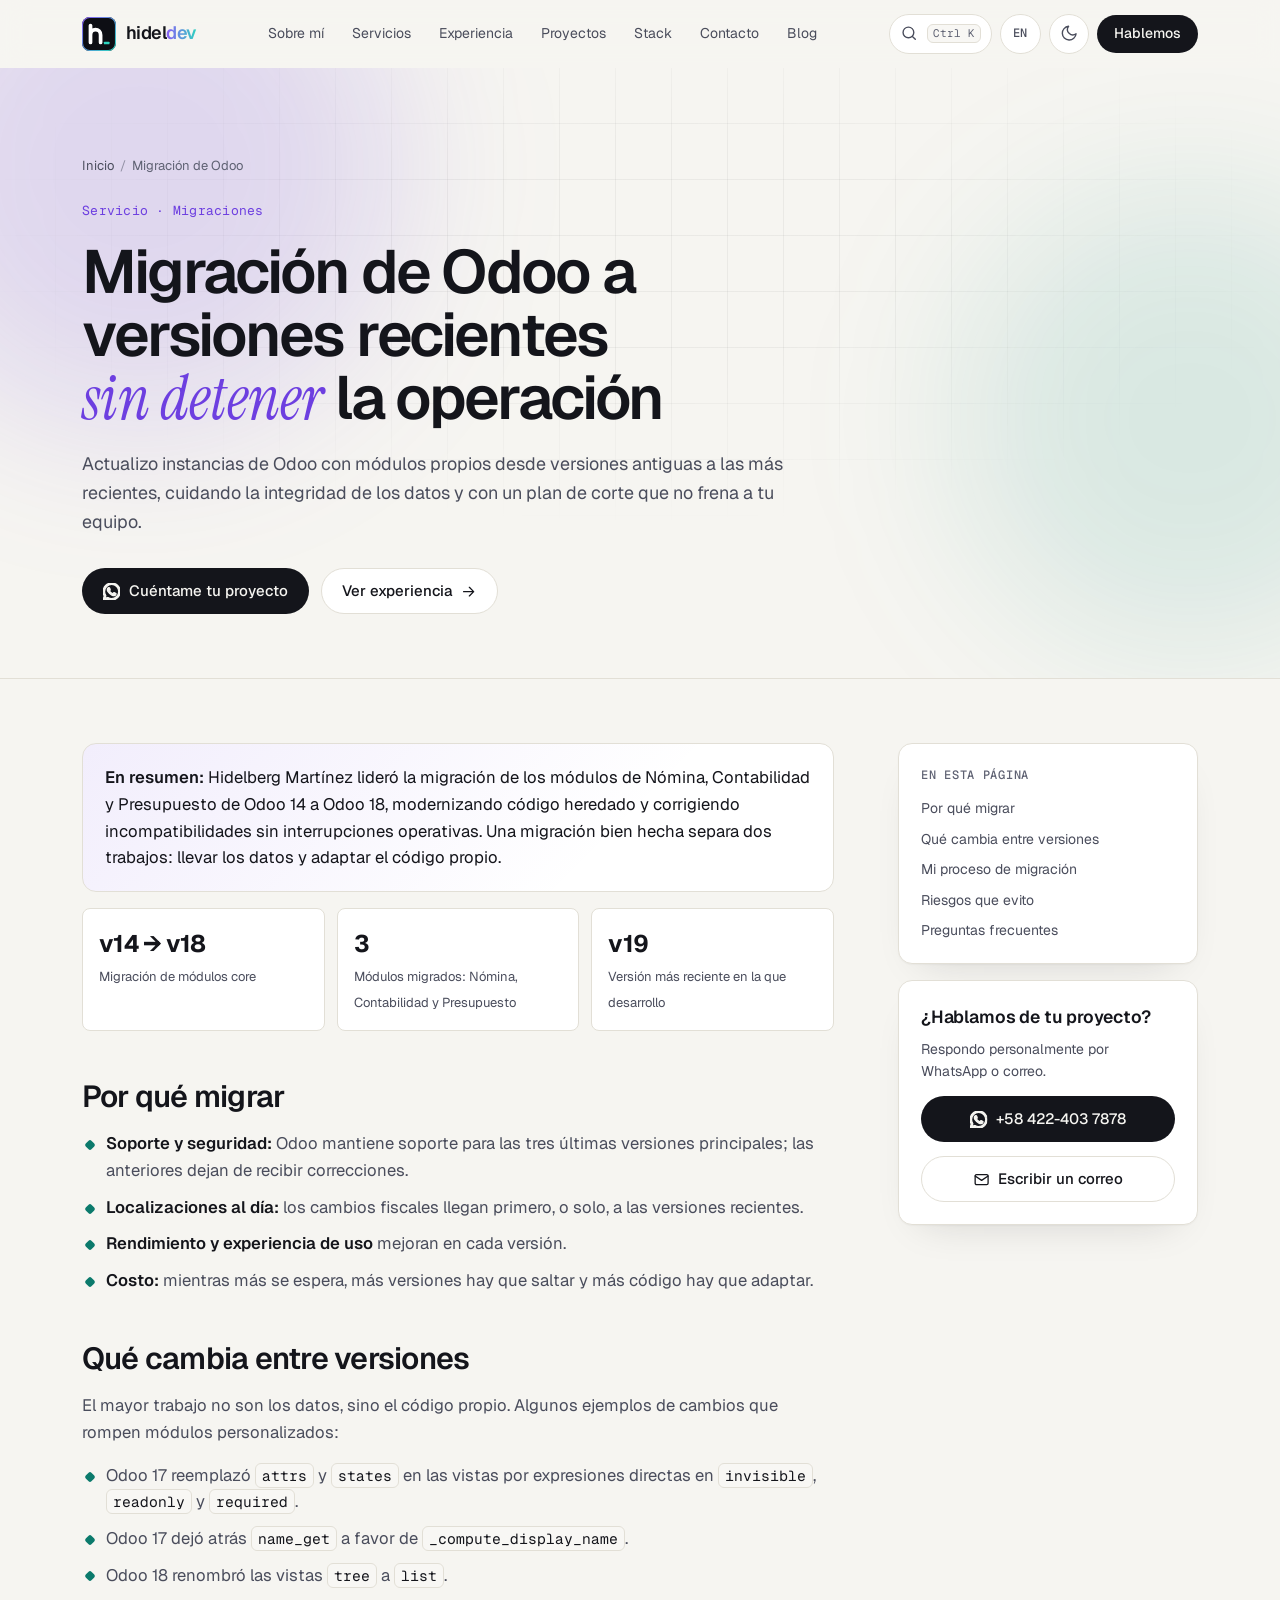
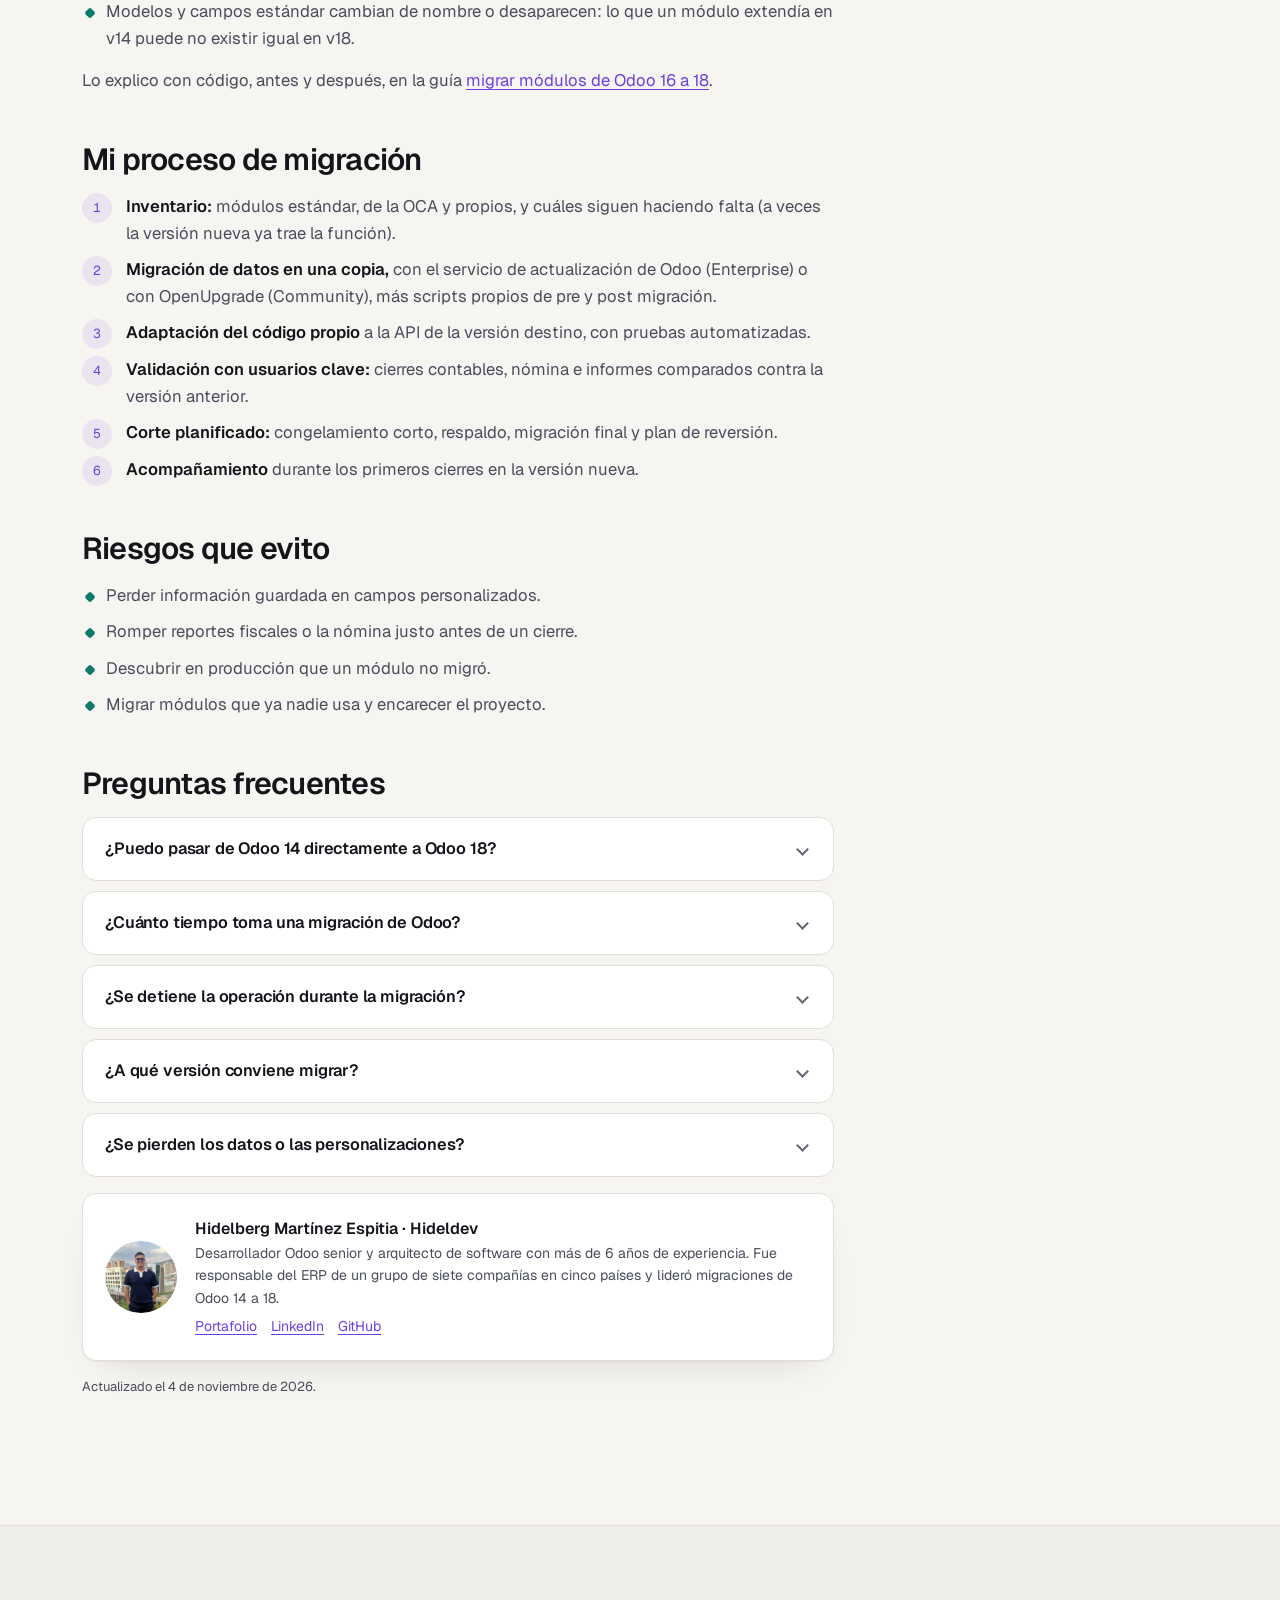
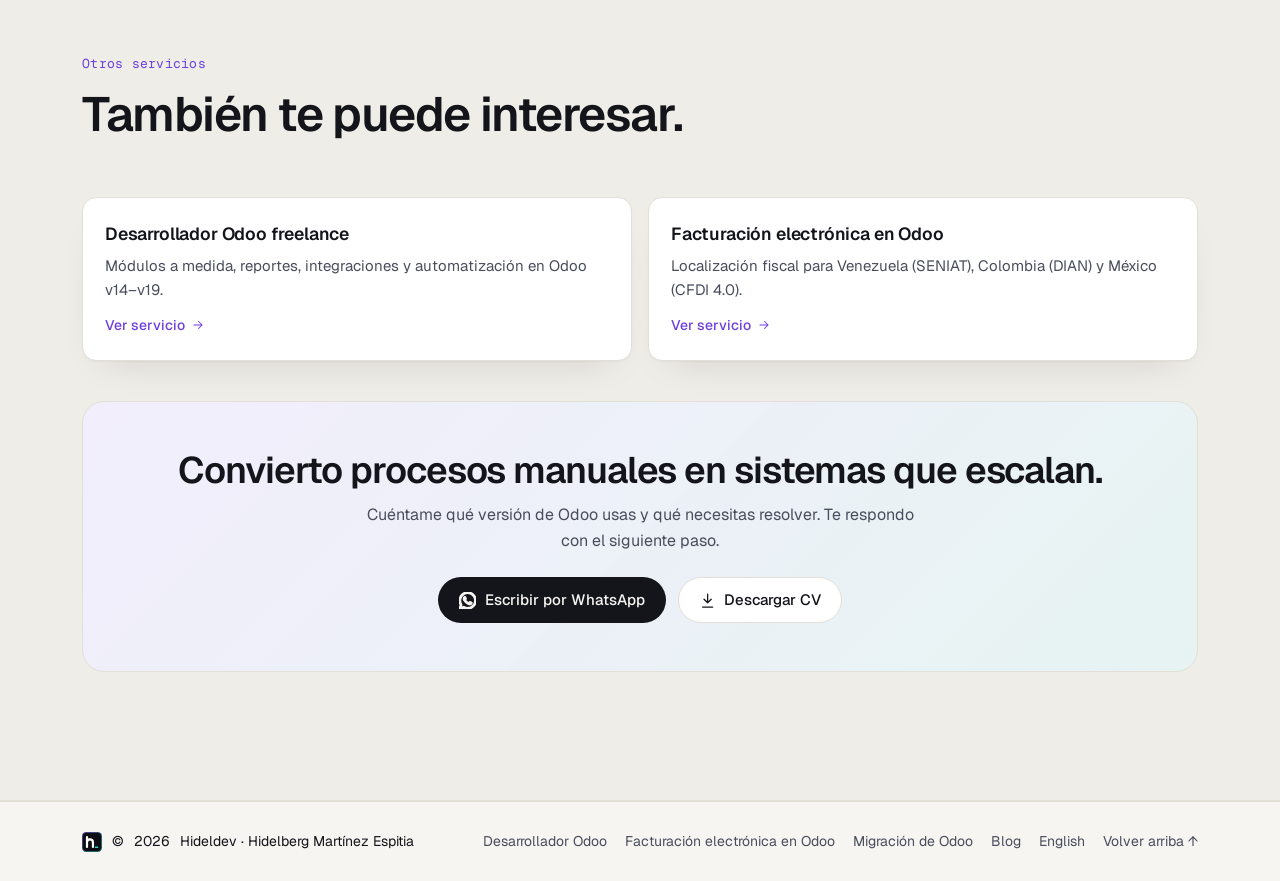
<file: migracion-odoo/index.html>
<!doctype html>
<html lang="es" data-theme="dark">
<head>
  <meta charset="utf-8">
  <meta name="viewport" content="width=device-width, initial-scale=1">
  <title>Migración de Odoo sin detener la operación | Hideldev</title>
  <meta name="description" content="Migro Odoo de versiones antiguas (v14, v15, v16) a las recientes: datos, módulos propios y reportes, con pruebas y un corte planificado.">
  <meta name="author" content="Hidelberg Martínez Espitia">
  <meta name="robots" content="index, follow, max-image-preview:large, max-snippet:-1">
  <meta name="theme-color" content="#0a0b10" media="(prefers-color-scheme: dark)">
  <meta name="theme-color" content="#f6f5f1" media="(prefers-color-scheme: light)">
  <link rel="canonical" href="https://hidel21.github.io/migracion-odoo/">
  <link rel="alternate" hreflang="es" href="https://hidel21.github.io/migracion-odoo/">
  <link rel="alternate" hreflang="en" href="https://hidel21.github.io/en/odoo-migration/">
  <link rel="alternate" hreflang="x-default" href="https://hidel21.github.io/migracion-odoo/">

  <meta property="og:type" content="website">
  <meta property="og:locale" content="es_VE">
  <meta property="og:url" content="https://hidel21.github.io/migracion-odoo/">
  <meta property="og:site_name" content="Hideldev">
  <meta property="og:title" content="Migración de Odoo sin detener la operación | Hideldev">
  <meta property="og:description" content="Migro Odoo de versiones antiguas (v14, v15, v16) a las recientes: datos, módulos propios y reportes, con pruebas y un corte planificado.">
  <meta property="og:image" content="https://hidel21.github.io/assets/img/brand/og-image.jpg">
  <meta property="og:image:width" content="1200">
  <meta property="og:image:height" content="630">
  <meta name="twitter:card" content="summary_large_image">
  <meta name="twitter:site" content="@Hidelberg21">
  <meta name="twitter:image" content="https://hidel21.github.io/assets/img/brand/og-image.jpg">

  <link rel="icon" href="/favicon.ico" sizes="48x48">
  <link rel="icon" href="/assets/img/favicon.svg" type="image/svg+xml">
  <link rel="apple-touch-icon" href="/apple-touch-icon.png">
  <link rel="manifest" href="/site.webmanifest">

  <link rel="preconnect" href="https://fonts.googleapis.com">
  <link rel="preconnect" href="https://fonts.gstatic.com" crossorigin>
  <link href="https://fonts.googleapis.com/css2?family=Geist:wght@400;500;600;700&family=Geist+Mono:wght@400;500&family=Instrument+Serif:ital@1&display=swap" rel="stylesheet">
  <link rel="stylesheet" href="/assets/css/styles.css">

  <script>
    (function () {
      var t = null;
      try { t = localStorage.getItem('theme'); } catch (e) {}
      if (t !== 'light' && t !== 'dark') {
        t = window.matchMedia && window.matchMedia('(prefers-color-scheme: light)').matches ? 'light' : 'dark';
      }
      document.documentElement.setAttribute('data-theme', t);
      document.documentElement.classList.add('js');
    })();
  </script>

  <script type="application/ld+json">
{
  "@context": "https://schema.org",
  "@graph": [
    {
      "@type": "WebPage",
      "@id": "https://hidel21.github.io/migracion-odoo/#webpage",
      "url": "https://hidel21.github.io/migracion-odoo/",
      "name": "Migración de Odoo sin detener la operación | Hideldev",
      "description": "Migro Odoo de versiones antiguas (v14, v15, v16) a las recientes: datos, módulos propios y reportes, con pruebas y un corte planificado.",
      "inLanguage": "es",
      "isPartOf": {
        "@type": "WebSite",
        "@id": "https://hidel21.github.io/#website",
        "url": "https://hidel21.github.io/",
        "name": "Hideldev"
      },
      "about": {
        "@id": "https://hidel21.github.io/migracion-odoo/#service"
      },
      "author": {
        "@id": "https://hidel21.github.io/#person"
      },
      "dateModified": "2026-11-04",
      "breadcrumb": {
        "@id": "https://hidel21.github.io/migracion-odoo/#breadcrumb"
      },
      "primaryImageOfPage": {
        "@type": "ImageObject",
        "url": "https://hidel21.github.io/assets/img/brand/og-image.jpg"
      }
    },
    {
      "@type": "BreadcrumbList",
      "@id": "https://hidel21.github.io/migracion-odoo/#breadcrumb",
      "itemListElement": [
        {
          "@type": "ListItem",
          "position": 1,
          "name": "Inicio",
          "item": "https://hidel21.github.io/"
        },
        {
          "@type": "ListItem",
          "position": 2,
          "name": "Migración de Odoo",
          "item": "https://hidel21.github.io/migracion-odoo/"
        }
      ]
    },
    {
      "@type": "Service",
      "@id": "https://hidel21.github.io/migracion-odoo/#service",
      "name": "Migración de Odoo a versiones recientes sin detener la operación",
      "serviceType": "Migración y actualización de versiones de Odoo",
      "description": "Migro Odoo de versiones antiguas (v14, v15, v16) a las recientes: datos, módulos propios y reportes, con pruebas y un corte planificado.",
      "url": "https://hidel21.github.io/migracion-odoo/",
      "provider": {
        "@type": "Person",
        "@id": "https://hidel21.github.io/#person",
        "name": "Hidelberg Martínez Espitia",
        "url": "https://hidel21.github.io/",
        "sameAs": [
          "https://www.linkedin.com/in/hidelberg-martinez-espitia/",
          "https://github.com/hidel21"
        ]
      },
      "availableChannel": {
        "@type": "ServiceChannel",
        "serviceUrl": "https://hidel21.github.io/migracion-odoo/",
        "servicePhone": "+58-422-403-7878"
      },
      "areaServed": [
        {
          "@type": "Country",
          "name": "Venezuela"
        },
        {
          "@type": "Country",
          "name": "Colombia"
        },
        {
          "@type": "Country",
          "name": "México"
        },
        {
          "@type": "Country",
          "name": "España"
        },
        {
          "@type": "Country",
          "name": "Estados Unidos"
        }
      ],
      "availableLanguage": [
        "es",
        "en"
      ]
    },
    {
      "@type": "FAQPage",
      "@id": "https://hidel21.github.io/migracion-odoo/#faq",
      "mainEntity": [
        {
          "@type": "Question",
          "name": "¿Puedo pasar de Odoo 14 directamente a Odoo 18?",
          "acceptedAnswer": {
            "@type": "Answer",
            "text": "Sí. Con el servicio de actualización de Odoo (Enterprise) los datos pueden llevarse en un solo proceso; con OpenUpgrade (Community) se avanza versión por versión. El código propio siempre hay que adaptarlo a los cambios acumulados, como hice al migrar Nómina, Contabilidad y Presupuesto de v14 a v18."
          }
        },
        {
          "@type": "Question",
          "name": "¿Cuánto tiempo toma una migración de Odoo?",
          "acceptedAnswer": {
            "@type": "Answer",
            "text": "Depende de la cantidad de módulos propios, del volumen de datos y de las integraciones. Tras el inventario entrego un plan con fases y fechas."
          }
        },
        {
          "@type": "Question",
          "name": "¿Se detiene la operación durante la migración?",
          "acceptedAnswer": {
            "@type": "Answer",
            "text": "No durante el desarrollo: todo se hace sobre una copia de la base de datos. Solo hay un corte corto al final, programado contigo."
          }
        },
        {
          "@type": "Question",
          "name": "¿A qué versión conviene migrar?",
          "acceptedAnswer": {
            "@type": "Answer",
            "text": "En general, a la más reciente que tenga estables los módulos y la localización fiscal que necesitas. Lo verifico en el diagnóstico antes de recomendarla."
          }
        },
        {
          "@type": "Question",
          "name": "¿Se pierden los datos o las personalizaciones?",
          "acceptedAnswer": {
            "@type": "Answer",
            "text": "No, si se planifica: cada campo personalizado se mapea, se valida con usuarios clave y se compara contra la versión anterior antes del corte."
          }
        }
      ]
    }
  ]
}
  </script>
</head>
<body>
  <!-- Sprite de iconos -->
  <svg width="0" height="0" style="position:absolute" aria-hidden="true">
    <defs>
      <linearGradient id="hd-ring" x1="0" y1="0" x2="1" y2="1"><stop offset="0" stop-color="#8b5cf6"/><stop offset="1" stop-color="#2dd4bf"/></linearGradient>
      <symbol id="i-github" viewBox="0 0 24 24"><path fill="currentColor" d="M12 .3a12 12 0 0 0-3.8 23.4c.6.1.8-.3.8-.6v-2c-3.3.7-4-1.6-4-1.6-.6-1.4-1.4-1.8-1.4-1.8-1-.7.1-.7.1-.7 1.2.1 1.8 1.2 1.8 1.2 1.1 1.8 2.8 1.3 3.5 1 0-.8.4-1.3.7-1.6-2.7-.3-5.5-1.3-5.5-5.9 0-1.3.5-2.4 1.2-3.2 0-.3-.5-1.5.2-3.2 0 0 1-.3 3.3 1.2a11.5 11.5 0 0 1 6 0C17.3 4.7 18.3 5 18.3 5c.7 1.7.2 2.9.1 3.2.8.8 1.2 1.9 1.2 3.2 0 4.6-2.8 5.6-5.5 5.9.5.4.9 1.1.9 2.2v3.3c0 .3.1.7.8.6A12 12 0 0 0 12 .3"/></symbol>
      <symbol id="i-linkedin" viewBox="0 0 24 24"><path fill="currentColor" d="M20.45 20.45h-3.55v-5.57c0-1.33-.03-3.04-1.85-3.04-1.85 0-2.14 1.45-2.14 2.94v5.67H9.35V9h3.41v1.56h.05c.48-.9 1.64-1.85 3.37-1.85 3.6 0 4.27 2.37 4.27 5.46v6.28zM5.34 7.43a2.06 2.06 0 1 1 0-4.13 2.06 2.06 0 0 1 0 4.13zM7.12 20.45H3.56V9h3.56v11.45zM22.22 0H1.77C.79 0 0 .77 0 1.73v20.54C0 23.23.79 24 1.77 24h20.45c.98 0 1.78-.77 1.78-1.73V1.73C24 .77 23.2 0 22.22 0z"/></symbol>
      <symbol id="i-whatsapp" viewBox="0 0 24 24"><path fill="currentColor" d="M17.47 14.38c-.3-.15-1.76-.87-2.03-.97-.27-.1-.47-.15-.67.15-.2.3-.77.97-.94 1.16-.17.2-.35.22-.64.08-.3-.15-1.26-.47-2.39-1.48-.88-.79-1.48-1.76-1.65-2.06-.17-.3-.02-.46.13-.6.13-.14.3-.35.45-.52.15-.18.2-.3.3-.5.1-.2.05-.38-.03-.52-.07-.15-.67-1.62-.91-2.21-.25-.58-.49-.5-.67-.51h-.57c-.2 0-.52.08-.8.37-.27.3-1.04 1.02-1.04 2.48 0 1.46 1.07 2.88 1.21 3.07.15.2 2.1 3.2 5.08 4.49.71.3 1.26.49 1.7.63.71.22 1.36.19 1.87.12.57-.09 1.76-.72 2-1.42.25-.7.25-1.29.18-1.41-.08-.13-.28-.2-.57-.35m-5.42 7.4h-.01a9.87 9.87 0 0 1-5.03-1.37l-.36-.22-3.74.99 1-3.65-.24-.38a9.86 9.86 0 0 1-1.51-5.26c0-5.45 4.44-9.88 9.89-9.88 2.64 0 5.12 1.03 6.99 2.9a9.82 9.82 0 0 1 2.89 7c0 5.45-4.44 9.88-9.88 9.88m8.41-18.3A11.82 11.82 0 0 0 12.05 0C5.5 0 .16 5.34.16 11.89c0 2.1.55 4.14 1.59 5.95L.06 24l6.3-1.65a11.88 11.88 0 0 0 5.69 1.45h.01c6.55 0 11.89-5.34 11.89-11.89a11.82 11.82 0 0 0-3.48-8.41z"/></symbol>
      <symbol id="i-arrow" viewBox="0 0 24 24"><path d="M5 12h14M13 6l6 6-6 6"/></symbol>
      <symbol id="i-external" viewBox="0 0 24 24"><path d="M7 17 17 7M8 7h9v9"/></symbol>
      <symbol id="i-download" viewBox="0 0 24 24"><path d="M12 3v12m-5-5 5 5 5-5M5 21h14"/></symbol>
      <symbol id="i-mail" viewBox="0 0 24 24"><rect x="3" y="5" width="18" height="14" rx="2"/><path d="m3 7 9 6 9-6"/></symbol>
      <symbol id="i-sun" viewBox="0 0 24 24"><circle cx="12" cy="12" r="4"/><path d="M12 2v2M12 20v2M4.9 4.9l1.4 1.4M17.7 17.7l1.4 1.4M2 12h2M20 12h2M4.9 19.1l1.4-1.4M17.7 6.3l1.4-1.4"/></symbol>
      <symbol id="i-moon" viewBox="0 0 24 24"><path d="M21 12.8A9 9 0 1 1 11.2 3a7 7 0 0 0 9.8 9.8z"/></symbol>
      <symbol id="i-search" viewBox="0 0 24 24"><circle cx="11" cy="11" r="7"/><path d="m20 20-3.5-3.5"/></symbol>
      <symbol id="i-copy" viewBox="0 0 24 24"><rect x="9" y="9" width="12" height="12" rx="2"/><path d="M5 15H4a1 1 0 0 1-1-1V4a1 1 0 0 1 1-1h10a1 1 0 0 1 1 1v1"/></symbol>
      <symbol id="i-check" viewBox="0 0 24 24"><path d="M20 6 9 17l-5-5"/></symbol>
      <symbol id="i-menu" viewBox="0 0 24 24"><path d="M4 7h16M4 12h16M4 17h16"/></symbol>
      <symbol id="i-close" viewBox="0 0 24 24"><path d="M18 6 6 18M6 6l12 12"/></symbol>
      <symbol id="i-pin" viewBox="0 0 24 24"><path d="M12 21s-7-6.1-7-11a7 7 0 0 1 14 0c0 4.9-7 11-7 11z"/><circle cx="12" cy="10" r="2.5"/></symbol>
      <symbol id="i-erp" viewBox="0 0 24 24"><path d="M21 8 12 3 3 8v8l9 5 9-5z"/><path d="m3 8 9 5 9-5M12 13v8"/></symbol>
      <symbol id="i-receipt" viewBox="0 0 24 24"><path d="M5 3h14v18l-3-2-2 2-2-2-2 2-2-2-3 2z"/><path d="M9 8h6M9 12h6M9 16h3"/></symbol>
      <symbol id="i-plug" viewBox="0 0 24 24"><path d="M9 2v6M15 2v6M6 8h12v4a6 6 0 0 1-12 0zM12 18v4"/></symbol>
      <symbol id="i-layers" viewBox="0 0 24 24"><path d="m12 2 10 5-10 5L2 7z"/><path d="m2 12 10 5 10-5M2 17l10 5 10-5"/></symbol>
      <symbol id="i-sparkles" viewBox="0 0 24 24"><path d="m12 3 1.8 4.7 4.7 1.8-4.7 1.8L12 16l-1.8-4.7-4.7-1.8 4.7-1.8z"/><path d="m19 15 .8 2.2 2.2.8-2.2.8L19 21l-.8-2.2L16 18l2.2-.8z"/></symbol>
      <symbol id="i-chart" viewBox="0 0 24 24"><path d="M3 3v18h18"/><path d="m7 15 4-4 3 3 5-6"/></symbol>
      <symbol id="i-code" viewBox="0 0 24 24"><path d="m8 7-5 5 5 5M16 7l5 5-5 5"/></symbol>
      <symbol id="i-star" viewBox="0 0 24 24"><path d="m12 3 2.8 5.7 6.2.9-4.5 4.4 1 6.2-5.5-2.9-5.5 2.9 1-6.2L3 9.6l6.2-.9z"/></symbol>
      <symbol id="i-repo" viewBox="0 0 24 24"><path d="M6 3v12"/><circle cx="18" cy="6" r="3"/><circle cx="6" cy="18" r="3"/><path d="M18 9a9 9 0 0 1-9 9"/></symbol>
      <symbol id="i-cap" viewBox="0 0 24 24"><path d="m2 9 10-5 10 5-10 5z"/><path d="M6 11v5c0 1.5 2.7 3 6 3s6-1.5 6-3v-5"/></symbol>
      <symbol id="i-award" viewBox="0 0 24 24"><circle cx="12" cy="9" r="6"/><path d="m8.5 14-1.5 8 5-3 5 3-1.5-8"/></symbol>
      <symbol id="i-globe" viewBox="0 0 24 24"><circle cx="12" cy="12" r="9"/><path d="M3 12h18M12 3a14 14 0 0 1 0 18M12 3a14 14 0 0 0 0 18"/></symbol>
      <symbol id="i-send" viewBox="0 0 24 24"><path d="m22 2-7 20-4-9-9-4z"/><path d="M22 2 11 13"/></symbol>
      <symbol id="i-codepen" viewBox="0 0 24 24"><path d="m12 2 10 6.5v7L12 22 2 15.5v-7z"/><path d="M12 22v-6.5M22 8.5l-10 7-10-7M2 15.5l10-7 10 7M12 2v6.5"/></symbol>
    </defs>
  </svg>

  <a class="skip-link" href="#main">Saltar al contenido</a>
  <div class="scroll-progress" aria-hidden="true"><span></span></div>

  <!-- ============ HEADER ============ -->
  <header class="site-header" id="top">
    <div class="container header-inner">
      <a href="/" class="brand" aria-label="Hideldev — inicio">
        <svg class="brand-mark" viewBox="0 0 512 512" aria-hidden="true">
          <rect width="512" height="512" rx="116" fill="#0d0e14"/>
          <rect x="8" y="8" width="496" height="496" rx="108" fill="none" stroke="url(#hd-ring)" stroke-width="16"/>
          <path d="M128 128V384M128 270c0-46 34-80 76-80s76 34 76 80v114" fill="none" stroke="#fff" stroke-width="56" stroke-linecap="round" stroke-linejoin="round"/>
          <rect class="brand-cursor" x="330" y="372" width="84" height="40" rx="10" fill="#2dd4bf"/>
        </svg>
        <span class="brand-text">hidel<span class="brand-dev">dev</span></span>
      </a>

      <nav class="main-nav" id="main-nav" aria-label="Principal">
        <ul>
          <li><a href="/#sobre-mi">Sobre mí</a></li>
          <li><a href="/#servicios">Servicios</a></li>
          <li><a href="/#experiencia">Experiencia</a></li>
          <li><a href="/#proyectos">Proyectos</a></li>
          <li><a href="/#stack">Stack</a></li>
          <li><a href="/#contacto">Contacto</a></li>
          <li><a href="/blog/">Blog</a></li>
        </ul>
      </nav>

      <div class="header-actions">
        <button class="icon-btn cmdk-trigger" type="button" data-open-palette aria-label="Abrir buscador de comandos (Ctrl + K)">
          <svg class="ico"><use href="#i-search"/></svg>
          <kbd class="kbd-hint" aria-hidden="true">Ctrl K</kbd>
        </button>
        <a class="icon-btn lang-switch" href="/en/odoo-migration/" hreflang="en" lang="en" aria-label="English version">EN</a>
        <button class="icon-btn" type="button" id="theme-toggle" aria-label="Cambiar a tema claro">
          <svg class="ico ico-sun"><use href="#i-sun"/></svg>
          <svg class="ico ico-moon"><use href="#i-moon"/></svg>
        </button>
        <a class="btn btn-primary btn-sm header-cta" href="/#contacto">Hablemos</a>
        <button class="icon-btn menu-toggle" type="button" aria-controls="main-nav" aria-expanded="false" aria-label="Abrir menú">
          <svg class="ico ico-menu"><use href="#i-menu"/></svg>
          <svg class="ico ico-close"><use href="#i-close"/></svg>
        </button>
      </div>
    </div>
  </header>

  <main id="main">
    <section class="page-hero" aria-labelledby="page-title">
      <div class="hero-bg" aria-hidden="true">
        <div class="grid-bg"></div>
        <div class="glow glow-a"></div>
        <div class="glow glow-b"></div>
      </div>
      <div class="container">
        <nav class="breadcrumb" aria-label="Migas de pan">
          <ol>
            <li><a href="/">Inicio</a></li>
            <li aria-current="page">Migración de Odoo</li>
          </ol>
        </nav>
        <p class="section-kicker" style="margin-top:24px">Servicio · Migraciones</p>
        <h1 id="page-title" class="page-title">Migración de Odoo a versiones recientes <em>sin detener</em> la operación</h1>
        <p class="page-lead">Actualizo instancias de Odoo con módulos propios desde versiones antiguas a las más recientes, cuidando la integridad de los datos y con un plan de corte que no frena a tu equipo.</p>
        <div class="hero-ctas">
          <a class="btn btn-primary" href="https://wa.me/584224037878?text=Hola%20Hidelberg%2C%20vi%20tu%20p%C3%A1gina%20de%20migraci%C3%B3n%20de%20Odoo%20y%20quiero%20actualizar%20mi%20versi%C3%B3n." target="_blank" rel="noopener"><svg class="ico"><use href="#i-whatsapp"/></svg> Cuéntame tu proyecto</a>
          <a class="btn btn-ghost" href="/#experiencia">Ver experiencia <svg class="ico"><use href="#i-arrow"/></svg></a>
        </div>
      </div>
    </section>

    <section class="section">
      <div class="container article-layout">
        <article class="article">
          <div class="answer-box"><p><strong>En resumen:</strong> Hidelberg Martínez lideró la migración de los módulos de Nómina, Contabilidad y Presupuesto de Odoo 14 a Odoo 18, modernizando código heredado y corrigiendo incompatibilidades sin interrupciones operativas. Una migración bien hecha separa dos trabajos: llevar los datos y adaptar el código propio.</p></div>
          <div class="fact-grid">
              <div><b>v14 → v18</b><span>Migración de módulos core</span></div>
              <div><b>3</b><span>Módulos migrados: Nómina, Contabilidad y Presupuesto</span></div>
              <div><b>v19</b><span>Versión más reciente en la que desarrollo</span></div>
          </div>

            <h2 id="por-que">Por qué migrar</h2>
            <ul>
              <li><strong>Soporte y seguridad:</strong> Odoo mantiene soporte para las tres últimas versiones principales; las anteriores dejan de recibir correcciones.</li>
              <li><strong>Localizaciones al día:</strong> los cambios fiscales llegan primero, o solo, a las versiones recientes.</li>
              <li><strong>Rendimiento y experiencia de uso</strong> mejoran en cada versión.</li>
              <li><strong>Costo:</strong> mientras más se espera, más versiones hay que saltar y más código hay que adaptar.</li>
            </ul>

            <h2 id="cambios">Qué cambia entre versiones</h2>
            <p>El mayor trabajo no son los datos, sino el código propio. Algunos ejemplos de cambios que rompen módulos personalizados:</p>
            <ul>
              <li>Odoo 17 reemplazó <code>attrs</code> y <code>states</code> en las vistas por expresiones directas en <code>invisible</code>, <code>readonly</code> y <code>required</code>.</li>
              <li>Odoo 17 dejó atrás <code>name_get</code> a favor de <code>_compute_display_name</code>.</li>
              <li>Odoo 18 renombró las vistas <code>tree</code> a <code>list</code>.</li>
              <li>Modelos y campos estándar cambian de nombre o desaparecen: lo que un módulo extendía en v14 puede no existir igual en v18.</li>
            </ul>
            <p>Lo explico con código, antes y después, en la guía <a href="/blog/migrar-modulos-odoo-16-a-18/">migrar módulos de Odoo 16 a 18</a>.</p>

            <h2 id="proceso">Mi proceso de migración</h2>
            <ol>
              <li><strong>Inventario:</strong> módulos estándar, de la OCA y propios, y cuáles siguen haciendo falta (a veces la versión nueva ya trae la función).</li>
              <li><strong>Migración de datos en una copia,</strong> con el servicio de actualización de Odoo (Enterprise) o con OpenUpgrade (Community), más scripts propios de pre y post migración.</li>
              <li><strong>Adaptación del código propio</strong> a la API de la versión destino, con pruebas automatizadas.</li>
              <li><strong>Validación con usuarios clave:</strong> cierres contables, nómina e informes comparados contra la versión anterior.</li>
              <li><strong>Corte planificado:</strong> congelamiento corto, respaldo, migración final y plan de reversión.</li>
              <li><strong>Acompañamiento</strong> durante los primeros cierres en la versión nueva.</li>
            </ol>

            <h2 id="riesgos">Riesgos que evito</h2>
            <ul>
              <li>Perder información guardada en campos personalizados.</li>
              <li>Romper reportes fiscales o la nómina justo antes de un cierre.</li>
              <li>Descubrir en producción que un módulo no migró.</li>
              <li>Migrar módulos que ya nadie usa y encarecer el proyecto.</li>
            </ul>

          <h2 id="preguntas">Preguntas frecuentes</h2>
          <div class="faq">
          <details>
            <summary>¿Puedo pasar de Odoo 14 directamente a Odoo 18?</summary>
            <div class="faq-a"><p>Sí. Con el servicio de actualización de Odoo (Enterprise) los datos pueden llevarse en un solo proceso; con OpenUpgrade (Community) se avanza versión por versión. El código propio siempre hay que adaptarlo a los cambios acumulados, como hice al migrar Nómina, Contabilidad y Presupuesto de v14 a v18.</p></div>
          </details>
          <details>
            <summary>¿Cuánto tiempo toma una migración de Odoo?</summary>
            <div class="faq-a"><p>Depende de la cantidad de módulos propios, del volumen de datos y de las integraciones. Tras el inventario entrego un plan con fases y fechas.</p></div>
          </details>
          <details>
            <summary>¿Se detiene la operación durante la migración?</summary>
            <div class="faq-a"><p>No durante el desarrollo: todo se hace sobre una copia de la base de datos. Solo hay un corte corto al final, programado contigo.</p></div>
          </details>
          <details>
            <summary>¿A qué versión conviene migrar?</summary>
            <div class="faq-a"><p>En general, a la más reciente que tenga estables los módulos y la localización fiscal que necesitas. Lo verifico en el diagnóstico antes de recomendarla.</p></div>
          </details>
          <details>
            <summary>¿Se pierden los datos o las personalizaciones?</summary>
            <div class="faq-a"><p>No, si se planifica: cada campo personalizado se mapea, se valida con usuarios clave y se compara contra la versión anterior antes del corte.</p></div>
          </details>
          </div>

          <aside class="author card" aria-label="Sobre el autor">
            <img src="/assets/img/hidelberg-400.jpg" width="72" height="72" alt="Hidelberg Martínez" loading="lazy">
            <div>
              <strong>Hidelberg Martínez Espitia · Hideldev</strong>
              <p>Desarrollador Odoo senior y arquitecto de software con más de 6 años de experiencia. Fue responsable del ERP de un grupo de siete compañías en cinco países y lideró migraciones de Odoo 14 a 18.</p>
              <p class="author-links"><a href="/">Portafolio</a><a href="https://www.linkedin.com/in/hidelberg-martinez-espitia/" rel="noopener" target="_blank">LinkedIn</a><a href="https://github.com/hidel21" rel="noopener" target="_blank">GitHub</a></p>
            </div>
          </aside>
          <p class="muted" style="font-size:13px">Actualizado el <time datetime="2026-11-04">4 de noviembre de 2026</time>.</p>
        </article>

        <aside class="aside">
          <nav class="card toc" aria-label="En esta página">
            <h2>En esta página</h2>
            <ol>
              <li><a href="#por-que">Por qué migrar</a></li>
              <li><a href="#cambios">Qué cambia entre versiones</a></li>
              <li><a href="#proceso">Mi proceso de migración</a></li>
              <li><a href="#riesgos">Riesgos que evito</a></li>
              <li><a href="#preguntas">Preguntas frecuentes</a></li>
            </ol>
          </nav>
          <div class="card cta-card">
            <h2>¿Hablamos de tu proyecto?</h2>
            <p>Respondo personalmente por WhatsApp o correo.</p>
            <a class="btn btn-primary" href="https://wa.me/584224037878?text=Hola%20Hidelberg%2C%20vi%20tu%20p%C3%A1gina%20de%20migraci%C3%B3n%20de%20Odoo%20y%20quiero%20actualizar%20mi%20versi%C3%B3n." target="_blank" rel="noopener"><svg class="ico"><use href="#i-whatsapp"/></svg> +58 422-403 7878</a>
            <a class="btn btn-ghost" href="mailto:hidelmartinez21@gmail.com"><svg class="ico"><use href="#i-mail"/></svg> Escribir un correo</a>
          </div>
        </aside>
      </div>
    </section>

    <section class="section section-alt" aria-labelledby="related-title">
      <div class="container">
        <header class="section-head">
          <p class="section-kicker">Otros servicios</p>
          <h2 id="related-title" class="section-title">También te puede interesar.</h2>
        </header>
        <div class="related">
          <a class="card spotlight" href="/desarrollador-odoo/">
            <h3>Desarrollador Odoo freelance</h3>
            <p>Módulos a medida, reportes, integraciones y automatización en Odoo v14–v19.</p>
            <span class="service-link">Ver servicio <svg class="ico"><use href="#i-arrow"/></svg></span>
          </a>
          <a class="card spotlight" href="/facturacion-electronica-odoo/">
            <h3>Facturación electrónica en Odoo</h3>
            <p>Localización fiscal para Venezuela (SENIAT), Colombia (DIAN) y México (CFDI 4.0).</p>
            <span class="service-link">Ver servicio <svg class="ico"><use href="#i-arrow"/></svg></span>
          </a>
        </div>
        <div class="cta-band" style="margin-top:40px">
          <h2>Convierto procesos manuales en sistemas que escalan.</h2>
          <p>Cuéntame qué versión de Odoo usas y qué necesitas resolver. Te respondo con el siguiente paso.</p>
          <div class="hero-ctas">
            <a class="btn btn-primary" href="https://wa.me/584224037878?text=Hola%20Hidelberg%2C%20vi%20tu%20p%C3%A1gina%20de%20migraci%C3%B3n%20de%20Odoo%20y%20quiero%20actualizar%20mi%20versi%C3%B3n." target="_blank" rel="noopener"><svg class="ico"><use href="#i-whatsapp"/></svg> Escribir por WhatsApp</a>
            <a class="btn btn-ghost" href="/assets/cv/Hidelberg-Martinez-CV.pdf" download><svg class="ico"><use href="#i-download"/></svg> Descargar CV</a>
          </div>
        </div>
      </div>
    </section>
  </main>

  <footer class="site-footer">
    <div class="container footer-inner">
      <p class="footer-brand"><img src="/assets/img/brand/hideldev-icon.svg" width="20" height="20" alt=""> © <span id="year">2026</span> Hideldev · Hidelberg Martínez Espitia</p>
      <nav class="footer-links" aria-label="Servicios">
        <a href="/desarrollador-odoo/">Desarrollador Odoo</a>
        <a href="/facturacion-electronica-odoo/">Facturación electrónica en Odoo</a>
        <a href="/migracion-odoo/">Migración de Odoo</a>
        <a href="/blog/">Blog</a>
        <a href="/en/">English</a>
        <a href="#top">Volver arriba ↑</a>
      </nav>
    </div>
  </footer>

  <!-- Paleta de comandos -->
  <dialog class="palette" id="palette" aria-label="Buscador de comandos">
    <div class="palette-box">
      <div class="palette-search">
        <svg class="ico"><use href="#i-search"/></svg>
        <input type="text" id="palette-input" placeholder="Busca una sección o acción…" autocomplete="off"
               role="combobox" aria-expanded="true" aria-controls="palette-list" aria-autocomplete="list">
        <kbd>Esc</kbd>
      </div>
      <ul class="palette-list" id="palette-list" role="listbox" aria-label="Resultados"></ul>
      <div class="palette-foot"><span><kbd>↑</kbd><kbd>↓</kbd> navegar</span><span><kbd>Enter</kbd> abrir</span></div>
    </div>
  </dialog>

  <div class="toast" id="toast" role="status" aria-live="polite"></div>

  <script src="/assets/js/main.js" defer></script>
</body>
</html>
</file>
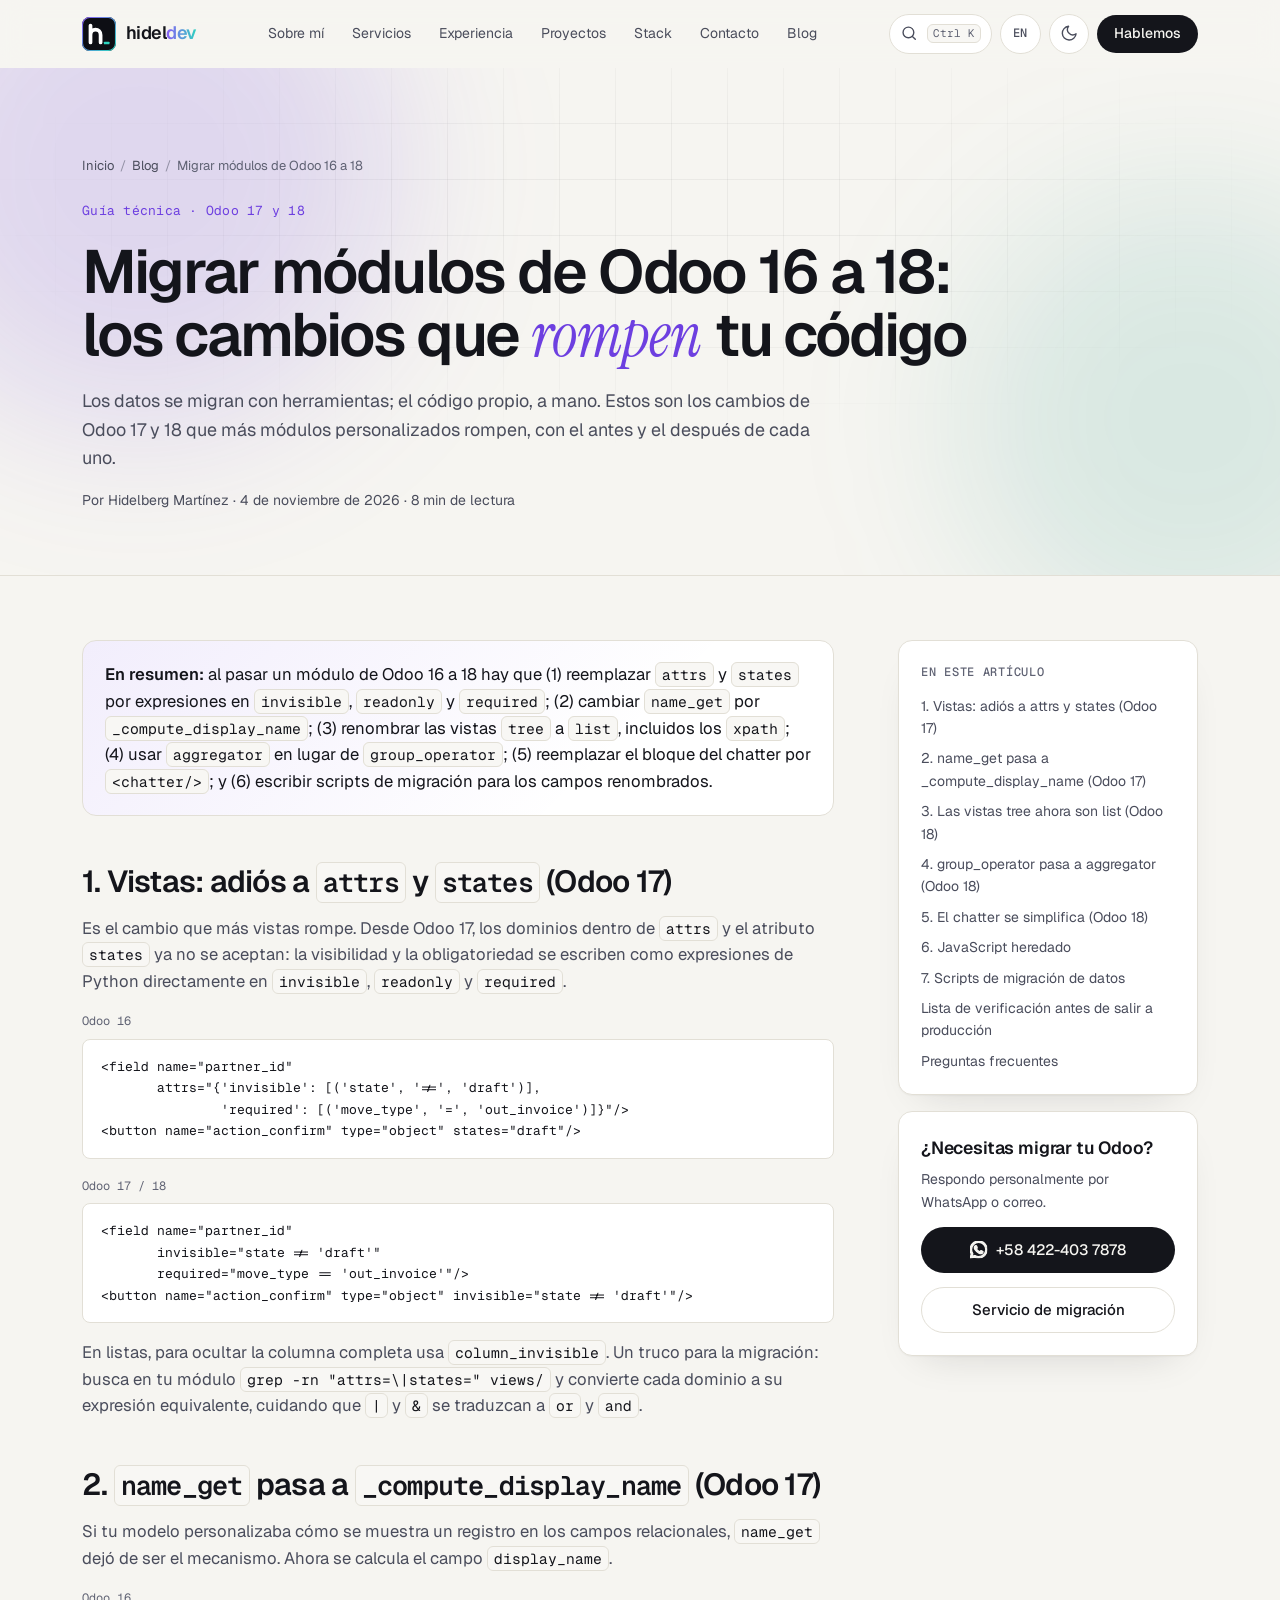
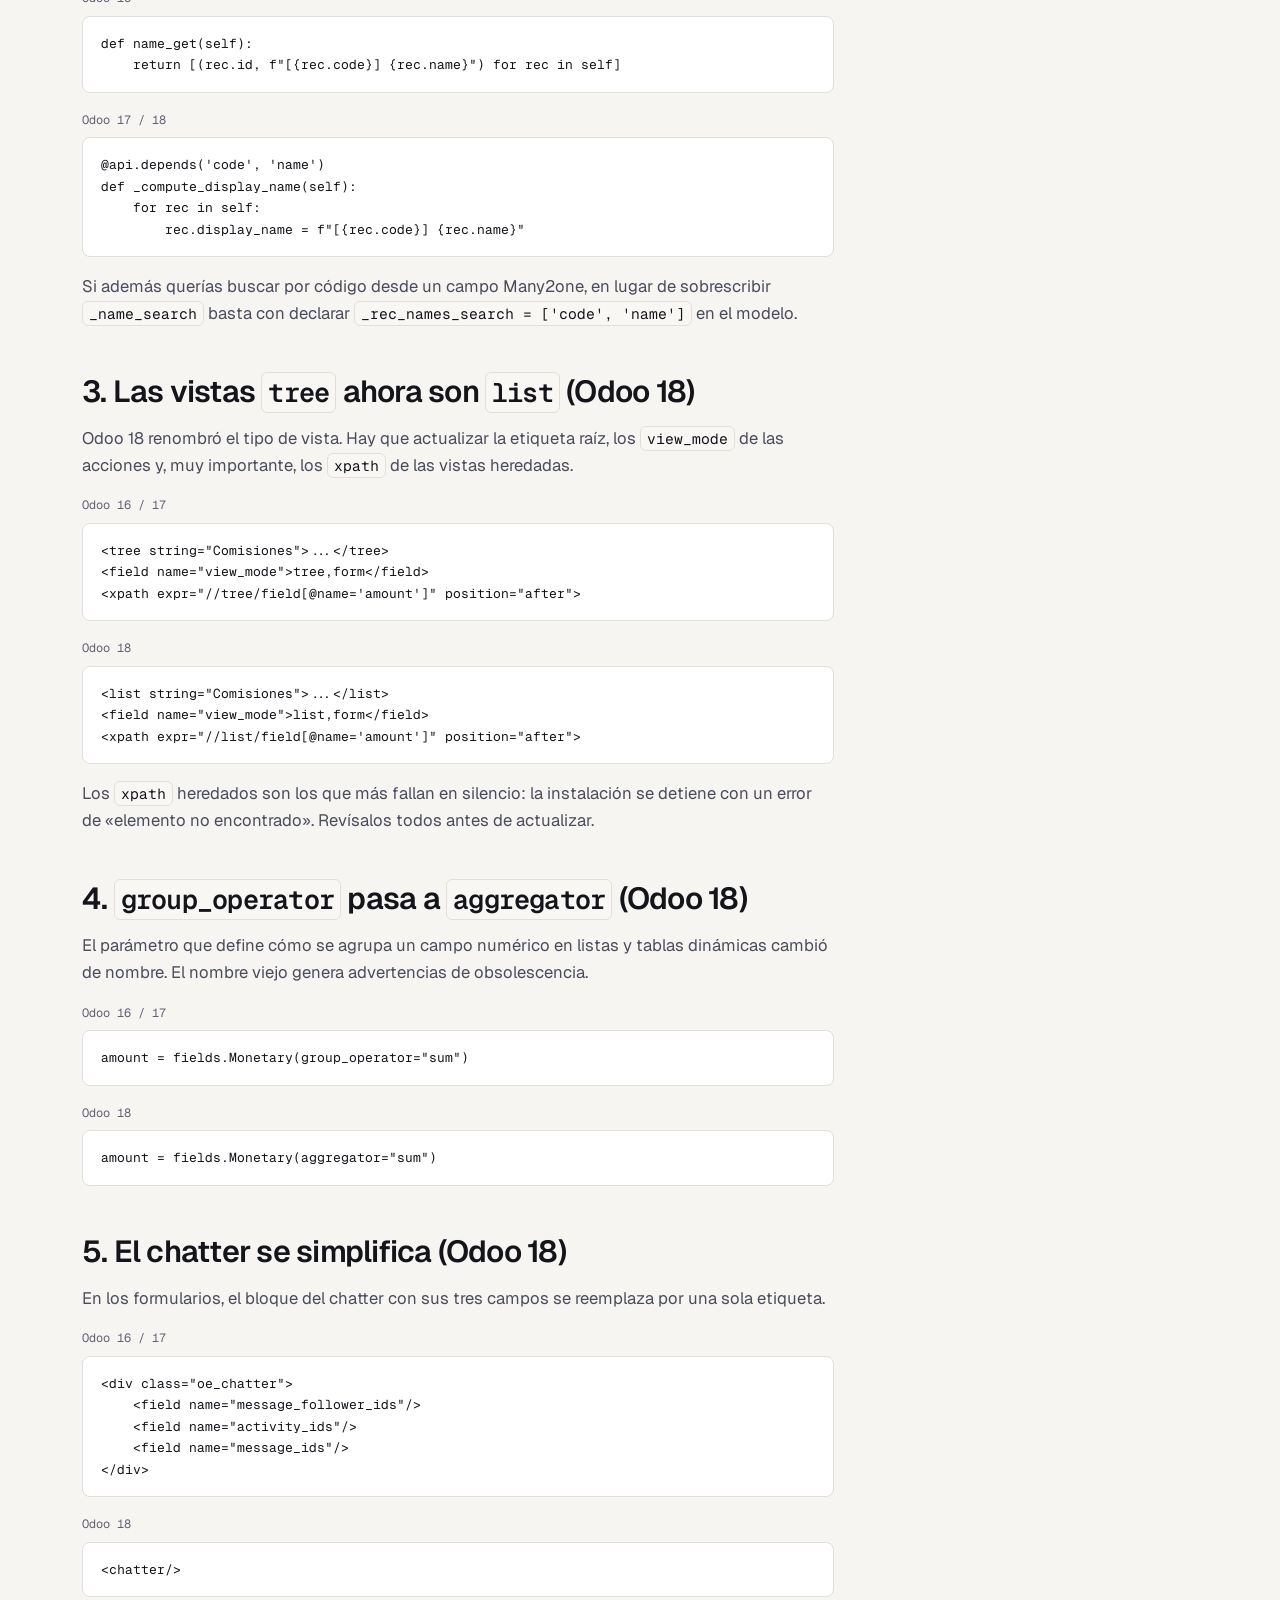
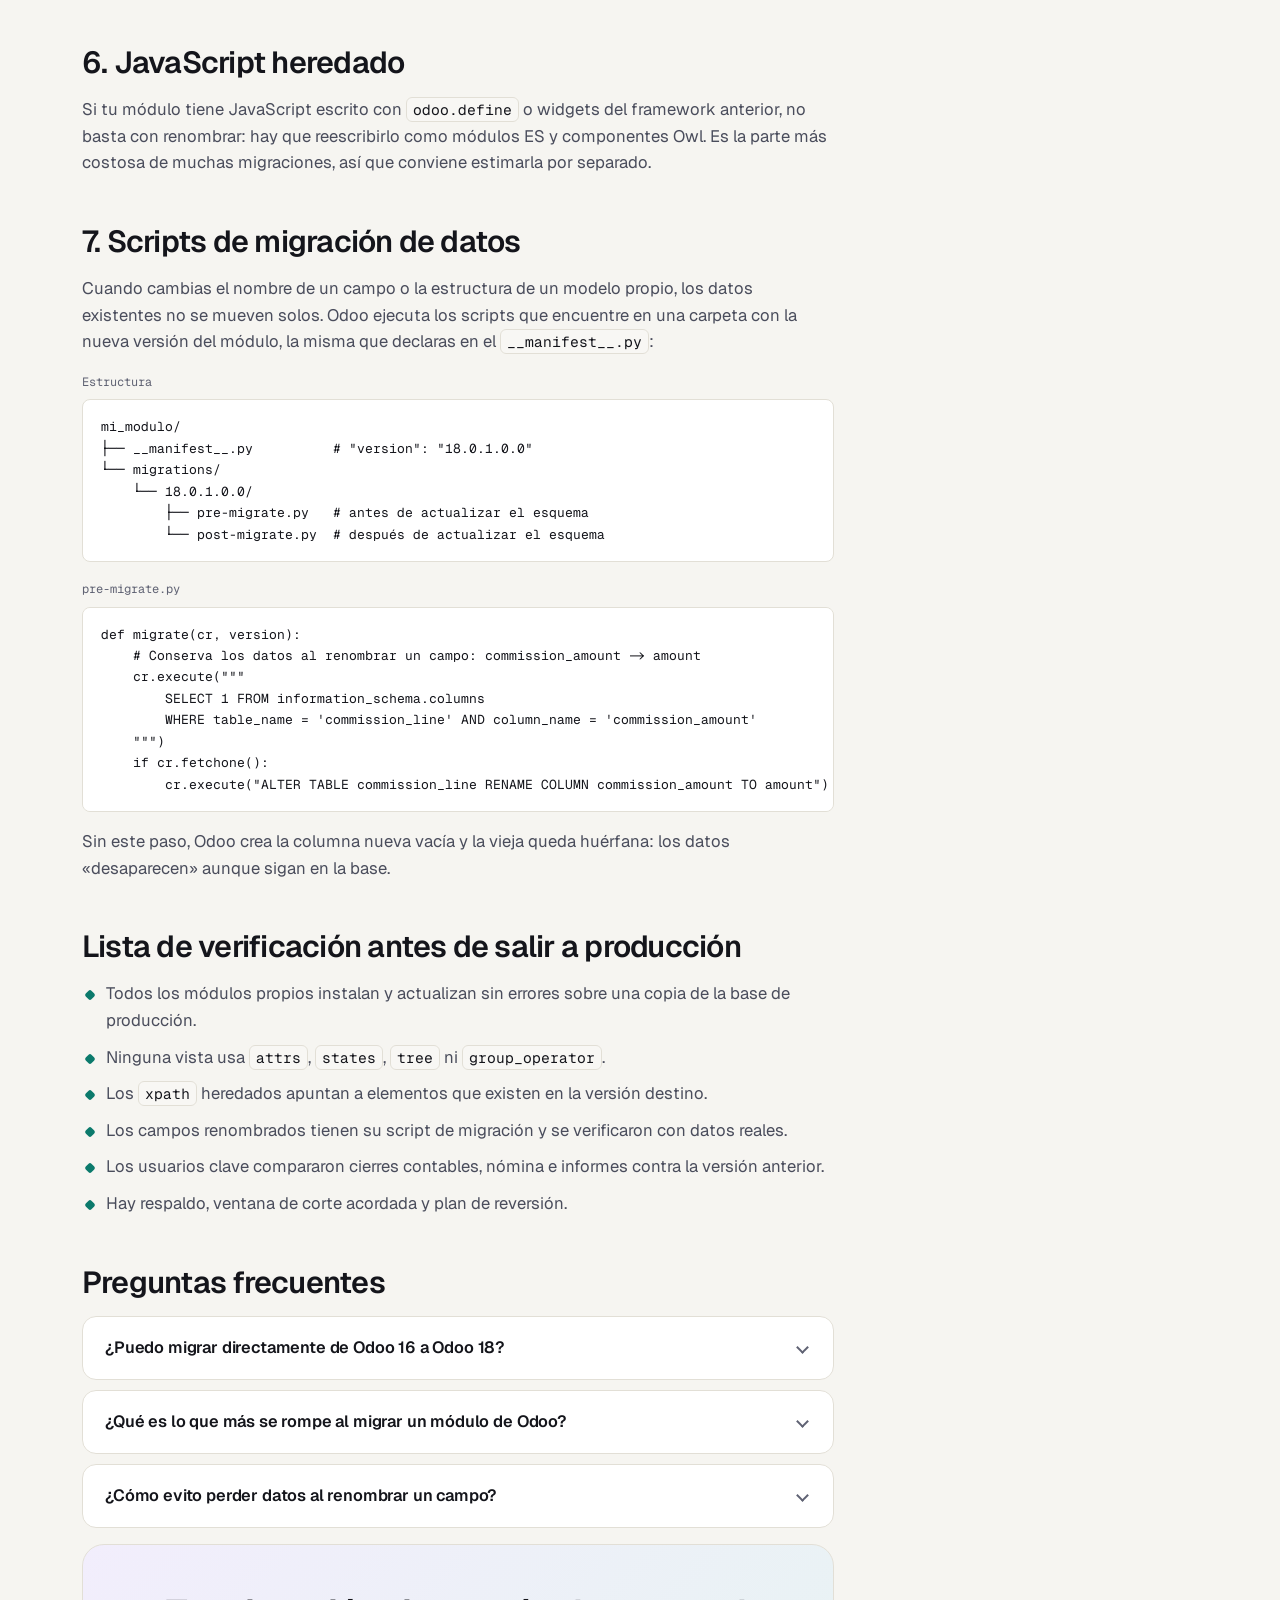
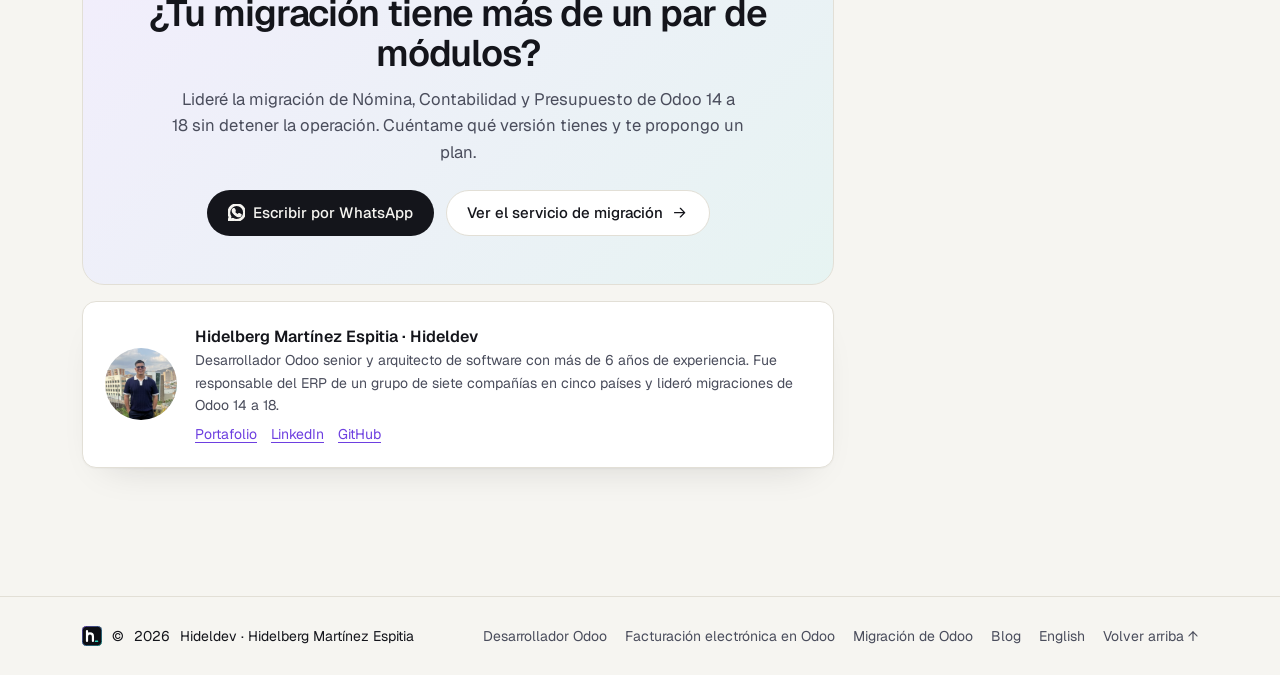
<file: blog/migrar-modulos-odoo-16-a-18/index.html>
<!doctype html>
<html lang="es" data-theme="dark">
<head>
  <meta charset="utf-8">
  <meta name="viewport" content="width=device-width, initial-scale=1">
  <title>Migrar módulos de Odoo 16 a 18: cambios que rompen tu código</title>
  <meta name="description" content="Guía práctica para migrar módulos propios de Odoo 16 a 18: attrs y states, name_get, vistas list, aggregator, chatter y scripts de migración.">
  <meta name="author" content="Hidelberg Martínez Espitia">
  <meta name="robots" content="index, follow, max-image-preview:large, max-snippet:-1">
  <meta name="theme-color" content="#0a0b10" media="(prefers-color-scheme: dark)">
  <meta name="theme-color" content="#f6f5f1" media="(prefers-color-scheme: light)">
  <link rel="canonical" href="https://hidel21.github.io/blog/migrar-modulos-odoo-16-a-18/">

  <meta property="og:type" content="article">
  <meta property="article:published_time" content="2026-11-04">
  <meta property="article:author" content="https://hidel21.github.io/">
  <meta property="og:locale" content="es_VE">
  <meta property="og:url" content="https://hidel21.github.io/blog/migrar-modulos-odoo-16-a-18/">
  <meta property="og:site_name" content="Hideldev">
  <meta property="og:title" content="Migrar módulos de Odoo 16 a 18: cambios que rompen tu código">
  <meta property="og:description" content="Guía práctica para migrar módulos propios de Odoo 16 a 18: attrs y states, name_get, vistas list, aggregator, chatter y scripts de migración.">
  <meta property="og:image" content="https://hidel21.github.io/assets/img/brand/og-image.jpg">
  <meta property="og:image:width" content="1200">
  <meta property="og:image:height" content="630">
  <meta name="twitter:card" content="summary_large_image">
  <meta name="twitter:site" content="@Hidelberg21">
  <meta name="twitter:image" content="https://hidel21.github.io/assets/img/brand/og-image.jpg">

  <link rel="icon" href="/favicon.ico" sizes="48x48">
  <link rel="icon" href="/assets/img/favicon.svg" type="image/svg+xml">
  <link rel="apple-touch-icon" href="/apple-touch-icon.png">
  <link rel="manifest" href="/site.webmanifest">

  <link rel="preconnect" href="https://fonts.googleapis.com">
  <link rel="preconnect" href="https://fonts.gstatic.com" crossorigin>
  <link href="https://fonts.googleapis.com/css2?family=Geist:wght@400;500;600;700&family=Geist+Mono:wght@400;500&family=Instrument+Serif:ital@1&display=swap" rel="stylesheet">
  <link rel="stylesheet" href="/assets/css/styles.css">

  <script>
    (function () {
      var t = null;
      try { t = localStorage.getItem('theme'); } catch (e) {}
      if (t !== 'light' && t !== 'dark') {
        t = window.matchMedia && window.matchMedia('(prefers-color-scheme: light)').matches ? 'light' : 'dark';
      }
      document.documentElement.setAttribute('data-theme', t);
      document.documentElement.classList.add('js');
    })();
  </script>

  <script type="application/ld+json">
{
  "@context": "https://schema.org",
  "@graph": [
    {
      "@type": "TechArticle",
      "@id": "https://hidel21.github.io/blog/migrar-modulos-odoo-16-a-18/#article",
      "headline": "Migrar módulos de Odoo 16 a 18: los cambios que rompen tu código",
      "description": "Guía práctica para migrar módulos propios de Odoo 16 a 18: attrs y states, name_get, vistas list, aggregator, chatter y scripts de migración.",
      "url": "https://hidel21.github.io/blog/migrar-modulos-odoo-16-a-18/",
      "inLanguage": "es",
      "datePublished": "2026-11-04",
      "dateModified": "2026-11-04",
      "author": {
        "@type": "Person",
        "@id": "https://hidel21.github.io/#person",
        "name": "Hidelberg Martínez Espitia",
        "url": "https://hidel21.github.io/",
        "sameAs": [
          "https://www.linkedin.com/in/hidelberg-martinez-espitia/",
          "https://github.com/hidel21"
        ]
      },
      "publisher": {
        "@type": "Person",
        "@id": "https://hidel21.github.io/#person",
        "name": "Hidelberg Martínez Espitia",
        "url": "https://hidel21.github.io/",
        "sameAs": [
          "https://www.linkedin.com/in/hidelberg-martinez-espitia/",
          "https://github.com/hidel21"
        ]
      },
      "image": "https://hidel21.github.io/assets/img/brand/og-image.jpg",
      "mainEntityOfPage": "https://hidel21.github.io/blog/migrar-modulos-odoo-16-a-18/",
      "about": [
        "Odoo",
        "Migración de Odoo",
        "Odoo 17",
        "Odoo 18",
        "Python"
      ],
      "isPartOf": {
        "@type": "Blog",
        "@id": "https://hidel21.github.io/blog/#blog",
        "name": "Blog de Hideldev",
        "url": "https://hidel21.github.io/blog/"
      }
    },
    {
      "@type": "BreadcrumbList",
      "itemListElement": [
        {
          "@type": "ListItem",
          "position": 1,
          "name": "Inicio",
          "item": "https://hidel21.github.io/"
        },
        {
          "@type": "ListItem",
          "position": 2,
          "name": "Blog",
          "item": "https://hidel21.github.io/blog/"
        },
        {
          "@type": "ListItem",
          "position": 3,
          "name": "Migrar módulos de Odoo 16 a 18",
          "item": "https://hidel21.github.io/blog/migrar-modulos-odoo-16-a-18/"
        }
      ]
    },
    {
      "@type": "FAQPage",
      "@id": "https://hidel21.github.io/blog/migrar-modulos-odoo-16-a-18/#faq",
      "mainEntity": [
        {
          "@type": "Question",
          "name": "¿Puedo migrar directamente de Odoo 16 a Odoo 18?",
          "acceptedAnswer": {
            "@type": "Answer",
            "text": "Los datos sí, con el servicio de actualización de Odoo (Enterprise); con OpenUpgrade (Community) se avanza versión por versión. El código propio debe incorporar los cambios de la 17 y de la 18 a la vez, que son justamente los de esta guía."
          }
        },
        {
          "@type": "Question",
          "name": "¿Qué es lo que más se rompe al migrar un módulo de Odoo?",
          "acceptedAnswer": {
            "@type": "Answer",
            "text": "Las vistas: attrs y states en Odoo 17, y las vistas tree y sus xpath heredados en Odoo 18. Después, el JavaScript heredado."
          }
        },
        {
          "@type": "Question",
          "name": "¿Cómo evito perder datos al renombrar un campo?",
          "acceptedAnswer": {
            "@type": "Answer",
            "text": "Con un script pre-migrate.py que renombre la columna antes de que Odoo actualice el esquema, dentro de la carpeta migrations/ con la versión nueva del módulo."
          }
        }
      ]
    }
  ]
}
  </script>
</head>
<body>
  <!-- Sprite de iconos -->
  <svg width="0" height="0" style="position:absolute" aria-hidden="true">
    <defs>
      <linearGradient id="hd-ring" x1="0" y1="0" x2="1" y2="1"><stop offset="0" stop-color="#8b5cf6"/><stop offset="1" stop-color="#2dd4bf"/></linearGradient>
      <symbol id="i-github" viewBox="0 0 24 24"><path fill="currentColor" d="M12 .3a12 12 0 0 0-3.8 23.4c.6.1.8-.3.8-.6v-2c-3.3.7-4-1.6-4-1.6-.6-1.4-1.4-1.8-1.4-1.8-1-.7.1-.7.1-.7 1.2.1 1.8 1.2 1.8 1.2 1.1 1.8 2.8 1.3 3.5 1 0-.8.4-1.3.7-1.6-2.7-.3-5.5-1.3-5.5-5.9 0-1.3.5-2.4 1.2-3.2 0-.3-.5-1.5.2-3.2 0 0 1-.3 3.3 1.2a11.5 11.5 0 0 1 6 0C17.3 4.7 18.3 5 18.3 5c.7 1.7.2 2.9.1 3.2.8.8 1.2 1.9 1.2 3.2 0 4.6-2.8 5.6-5.5 5.9.5.4.9 1.1.9 2.2v3.3c0 .3.1.7.8.6A12 12 0 0 0 12 .3"/></symbol>
      <symbol id="i-linkedin" viewBox="0 0 24 24"><path fill="currentColor" d="M20.45 20.45h-3.55v-5.57c0-1.33-.03-3.04-1.85-3.04-1.85 0-2.14 1.45-2.14 2.94v5.67H9.35V9h3.41v1.56h.05c.48-.9 1.64-1.85 3.37-1.85 3.6 0 4.27 2.37 4.27 5.46v6.28zM5.34 7.43a2.06 2.06 0 1 1 0-4.13 2.06 2.06 0 0 1 0 4.13zM7.12 20.45H3.56V9h3.56v11.45zM22.22 0H1.77C.79 0 0 .77 0 1.73v20.54C0 23.23.79 24 1.77 24h20.45c.98 0 1.78-.77 1.78-1.73V1.73C24 .77 23.2 0 22.22 0z"/></symbol>
      <symbol id="i-whatsapp" viewBox="0 0 24 24"><path fill="currentColor" d="M17.47 14.38c-.3-.15-1.76-.87-2.03-.97-.27-.1-.47-.15-.67.15-.2.3-.77.97-.94 1.16-.17.2-.35.22-.64.08-.3-.15-1.26-.47-2.39-1.48-.88-.79-1.48-1.76-1.65-2.06-.17-.3-.02-.46.13-.6.13-.14.3-.35.45-.52.15-.18.2-.3.3-.5.1-.2.05-.38-.03-.52-.07-.15-.67-1.62-.91-2.21-.25-.58-.49-.5-.67-.51h-.57c-.2 0-.52.08-.8.37-.27.3-1.04 1.02-1.04 2.48 0 1.46 1.07 2.88 1.21 3.07.15.2 2.1 3.2 5.08 4.49.71.3 1.26.49 1.7.63.71.22 1.36.19 1.87.12.57-.09 1.76-.72 2-1.42.25-.7.25-1.29.18-1.41-.08-.13-.28-.2-.57-.35m-5.42 7.4h-.01a9.87 9.87 0 0 1-5.03-1.37l-.36-.22-3.74.99 1-3.65-.24-.38a9.86 9.86 0 0 1-1.51-5.26c0-5.45 4.44-9.88 9.89-9.88 2.64 0 5.12 1.03 6.99 2.9a9.82 9.82 0 0 1 2.89 7c0 5.45-4.44 9.88-9.88 9.88m8.41-18.3A11.82 11.82 0 0 0 12.05 0C5.5 0 .16 5.34.16 11.89c0 2.1.55 4.14 1.59 5.95L.06 24l6.3-1.65a11.88 11.88 0 0 0 5.69 1.45h.01c6.55 0 11.89-5.34 11.89-11.89a11.82 11.82 0 0 0-3.48-8.41z"/></symbol>
      <symbol id="i-arrow" viewBox="0 0 24 24"><path d="M5 12h14M13 6l6 6-6 6"/></symbol>
      <symbol id="i-external" viewBox="0 0 24 24"><path d="M7 17 17 7M8 7h9v9"/></symbol>
      <symbol id="i-download" viewBox="0 0 24 24"><path d="M12 3v12m-5-5 5 5 5-5M5 21h14"/></symbol>
      <symbol id="i-mail" viewBox="0 0 24 24"><rect x="3" y="5" width="18" height="14" rx="2"/><path d="m3 7 9 6 9-6"/></symbol>
      <symbol id="i-sun" viewBox="0 0 24 24"><circle cx="12" cy="12" r="4"/><path d="M12 2v2M12 20v2M4.9 4.9l1.4 1.4M17.7 17.7l1.4 1.4M2 12h2M20 12h2M4.9 19.1l1.4-1.4M17.7 6.3l1.4-1.4"/></symbol>
      <symbol id="i-moon" viewBox="0 0 24 24"><path d="M21 12.8A9 9 0 1 1 11.2 3a7 7 0 0 0 9.8 9.8z"/></symbol>
      <symbol id="i-search" viewBox="0 0 24 24"><circle cx="11" cy="11" r="7"/><path d="m20 20-3.5-3.5"/></symbol>
      <symbol id="i-copy" viewBox="0 0 24 24"><rect x="9" y="9" width="12" height="12" rx="2"/><path d="M5 15H4a1 1 0 0 1-1-1V4a1 1 0 0 1 1-1h10a1 1 0 0 1 1 1v1"/></symbol>
      <symbol id="i-check" viewBox="0 0 24 24"><path d="M20 6 9 17l-5-5"/></symbol>
      <symbol id="i-menu" viewBox="0 0 24 24"><path d="M4 7h16M4 12h16M4 17h16"/></symbol>
      <symbol id="i-close" viewBox="0 0 24 24"><path d="M18 6 6 18M6 6l12 12"/></symbol>
      <symbol id="i-pin" viewBox="0 0 24 24"><path d="M12 21s-7-6.1-7-11a7 7 0 0 1 14 0c0 4.9-7 11-7 11z"/><circle cx="12" cy="10" r="2.5"/></symbol>
      <symbol id="i-erp" viewBox="0 0 24 24"><path d="M21 8 12 3 3 8v8l9 5 9-5z"/><path d="m3 8 9 5 9-5M12 13v8"/></symbol>
      <symbol id="i-receipt" viewBox="0 0 24 24"><path d="M5 3h14v18l-3-2-2 2-2-2-2 2-2-2-3 2z"/><path d="M9 8h6M9 12h6M9 16h3"/></symbol>
      <symbol id="i-plug" viewBox="0 0 24 24"><path d="M9 2v6M15 2v6M6 8h12v4a6 6 0 0 1-12 0zM12 18v4"/></symbol>
      <symbol id="i-layers" viewBox="0 0 24 24"><path d="m12 2 10 5-10 5L2 7z"/><path d="m2 12 10 5 10-5M2 17l10 5 10-5"/></symbol>
      <symbol id="i-sparkles" viewBox="0 0 24 24"><path d="m12 3 1.8 4.7 4.7 1.8-4.7 1.8L12 16l-1.8-4.7-4.7-1.8 4.7-1.8z"/><path d="m19 15 .8 2.2 2.2.8-2.2.8L19 21l-.8-2.2L16 18l2.2-.8z"/></symbol>
      <symbol id="i-chart" viewBox="0 0 24 24"><path d="M3 3v18h18"/><path d="m7 15 4-4 3 3 5-6"/></symbol>
      <symbol id="i-code" viewBox="0 0 24 24"><path d="m8 7-5 5 5 5M16 7l5 5-5 5"/></symbol>
      <symbol id="i-star" viewBox="0 0 24 24"><path d="m12 3 2.8 5.7 6.2.9-4.5 4.4 1 6.2-5.5-2.9-5.5 2.9 1-6.2L3 9.6l6.2-.9z"/></symbol>
      <symbol id="i-repo" viewBox="0 0 24 24"><path d="M6 3v12"/><circle cx="18" cy="6" r="3"/><circle cx="6" cy="18" r="3"/><path d="M18 9a9 9 0 0 1-9 9"/></symbol>
      <symbol id="i-cap" viewBox="0 0 24 24"><path d="m2 9 10-5 10 5-10 5z"/><path d="M6 11v5c0 1.5 2.7 3 6 3s6-1.5 6-3v-5"/></symbol>
      <symbol id="i-award" viewBox="0 0 24 24"><circle cx="12" cy="9" r="6"/><path d="m8.5 14-1.5 8 5-3 5 3-1.5-8"/></symbol>
      <symbol id="i-globe" viewBox="0 0 24 24"><circle cx="12" cy="12" r="9"/><path d="M3 12h18M12 3a14 14 0 0 1 0 18M12 3a14 14 0 0 0 0 18"/></symbol>
      <symbol id="i-send" viewBox="0 0 24 24"><path d="m22 2-7 20-4-9-9-4z"/><path d="M22 2 11 13"/></symbol>
      <symbol id="i-codepen" viewBox="0 0 24 24"><path d="m12 2 10 6.5v7L12 22 2 15.5v-7z"/><path d="M12 22v-6.5M22 8.5l-10 7-10-7M2 15.5l10-7 10 7M12 2v6.5"/></symbol>
    </defs>
  </svg>

  <a class="skip-link" href="#main">Saltar al contenido</a>
  <div class="scroll-progress" aria-hidden="true"><span></span></div>

  <header class="site-header" id="top">
    <div class="container header-inner">
      <a href="/" class="brand" aria-label="Hideldev — inicio">
        <svg class="brand-mark" viewBox="0 0 512 512" aria-hidden="true">
          <rect width="512" height="512" rx="116" fill="#0d0e14"/>
          <rect x="8" y="8" width="496" height="496" rx="108" fill="none" stroke="url(#hd-ring)" stroke-width="16"/>
          <path d="M128 128V384M128 270c0-46 34-80 76-80s76 34 76 80v114" fill="none" stroke="#fff" stroke-width="56" stroke-linecap="round" stroke-linejoin="round"/>
          <rect class="brand-cursor" x="330" y="372" width="84" height="40" rx="10" fill="#2dd4bf"/>
        </svg>
        <span class="brand-text">hidel<span class="brand-dev">dev</span></span>
      </a>

      <nav class="main-nav" id="main-nav" aria-label="Principal">
        <ul>
          <li><a href="/#sobre-mi">Sobre mí</a></li>
          <li><a href="/#servicios">Servicios</a></li>
          <li><a href="/#experiencia">Experiencia</a></li>
          <li><a href="/#proyectos">Proyectos</a></li>
          <li><a href="/#stack">Stack</a></li>
          <li><a href="/#contacto">Contacto</a></li>
          <li><a href="/blog/">Blog</a></li>
        </ul>
      </nav>

      <div class="header-actions">
        <button class="icon-btn cmdk-trigger" type="button" data-open-palette aria-label="Abrir buscador de comandos (Ctrl + K)">
          <svg class="ico"><use href="#i-search"/></svg>
          <kbd class="kbd-hint" aria-hidden="true">Ctrl K</kbd>
        </button>
        <a class="icon-btn lang-switch" href="/en/" hreflang="en" lang="en" aria-label="English version">EN</a>
        <button class="icon-btn" type="button" id="theme-toggle" aria-label="Cambiar a tema claro">
          <svg class="ico ico-sun"><use href="#i-sun"/></svg>
          <svg class="ico ico-moon"><use href="#i-moon"/></svg>
        </button>
        <a class="btn btn-primary btn-sm header-cta" href="/#contacto">Hablemos</a>
        <button class="icon-btn menu-toggle" type="button" aria-controls="main-nav" aria-expanded="false" aria-label="Abrir menú">
          <svg class="ico ico-menu"><use href="#i-menu"/></svg>
          <svg class="ico ico-close"><use href="#i-close"/></svg>
        </button>
      </div>
    </div>
  </header>

  <main id="main">
    <section class="page-hero" aria-labelledby="page-title">
      <div class="hero-bg" aria-hidden="true">
        <div class="grid-bg"></div>
        <div class="glow glow-a"></div>
        <div class="glow glow-b"></div>
      </div>
      <div class="container">
        <nav class="breadcrumb" aria-label="Migas de pan">
          <ol>
            <li><a href="/">Inicio</a></li>
            <li><a href="/blog/">Blog</a></li>
            <li aria-current="page">Migrar módulos de Odoo 16 a 18</li>
          </ol>
        </nav>
        <p class="section-kicker" style="margin-top:24px">Guía técnica · Odoo 17 y 18</p>
        <h1 id="page-title" class="page-title" style="max-width:22ch">Migrar módulos de Odoo 16 a 18: los cambios que <em>rompen</em> tu código</h1>
        <p class="page-lead">Los datos se migran con herramientas; el código propio, a mano. Estos son los cambios de Odoo 17 y 18 que más módulos personalizados rompen, con el antes y el después de cada uno.</p>
        <p class="muted" style="margin-top:16px;font-size:14px">Por <a href="/">Hidelberg Martínez</a> · <time datetime="2026-11-04">4 de noviembre de 2026</time> · 8 min de lectura</p>
      </div>
    </section>

    <section class="section">
      <div class="container article-layout">
        <article class="article">
          <div class="answer-box"><p><strong>En resumen:</strong> al pasar un módulo de Odoo 16 a 18 hay que (1) reemplazar <code>attrs</code> y <code>states</code> por expresiones en <code>invisible</code>, <code>readonly</code> y <code>required</code>; (2) cambiar <code>name_get</code> por <code>_compute_display_name</code>; (3) renombrar las vistas <code>tree</code> a <code>list</code>, incluidos los <code>xpath</code>; (4) usar <code>aggregator</code> en lugar de <code>group_operator</code>; (5) reemplazar el bloque del chatter por <code>&lt;chatter/&gt;</code>; y (6) escribir scripts de migración para los campos renombrados.</p></div>

            <h2 id="vistas">1. Vistas: adiós a <code>attrs</code> y <code>states</code> (Odoo 17)</h2>
            <p>Es el cambio que más vistas rompe. Desde Odoo 17, los dominios dentro de <code>attrs</code> y el atributo <code>states</code> ya no se aceptan: la visibilidad y la obligatoriedad se escriben como expresiones de Python directamente en <code>invisible</code>, <code>readonly</code> y <code>required</code>.</p>
            <span class="code-label">Odoo 16</span>
            <pre><code class="language-xml">&lt;field name="partner_id"
       attrs="{'invisible': [('state', '!=', 'draft')],
               'required': [('move_type', '=', 'out_invoice')]}"/&gt;
&lt;button name="action_confirm" type="object" states="draft"/&gt;</code></pre>
            <span class="code-label">Odoo 17 / 18</span>
            <pre><code class="language-xml">&lt;field name="partner_id"
       invisible="state != 'draft'"
       required="move_type == 'out_invoice'"/&gt;
&lt;button name="action_confirm" type="object" invisible="state != 'draft'"/&gt;</code></pre>
            <p>En listas, para ocultar la columna completa usa <code>column_invisible</code>. Un truco para la migración: busca en tu módulo <code>grep -rn "attrs=\|states=" views/</code> y convierte cada dominio a su expresión equivalente, cuidando que <code>|</code> y <code>&amp;</code> se traduzcan a <code>or</code> y <code>and</code>.</p>

            <h2 id="display-name">2. <code>name_get</code> pasa a <code>_compute_display_name</code> (Odoo 17)</h2>
            <p>Si tu modelo personalizaba cómo se muestra un registro en los campos relacionales, <code>name_get</code> dejó de ser el mecanismo. Ahora se calcula el campo <code>display_name</code>.</p>
            <span class="code-label">Odoo 16</span>
            <pre><code class="language-python">def name_get(self):
    return [(rec.id, f"[{rec.code}] {rec.name}") for rec in self]</code></pre>
            <span class="code-label">Odoo 17 / 18</span>
            <pre><code class="language-python">@api.depends('code', 'name')
def _compute_display_name(self):
    for rec in self:
        rec.display_name = f"[{rec.code}] {rec.name}"</code></pre>
            <p>Si además querías buscar por código desde un campo Many2one, en lugar de sobrescribir <code>_name_search</code> basta con declarar <code>_rec_names_search = ['code', 'name']</code> en el modelo.</p>

            <h2 id="list">3. Las vistas <code>tree</code> ahora son <code>list</code> (Odoo 18)</h2>
            <p>Odoo 18 renombró el tipo de vista. Hay que actualizar la etiqueta raíz, los <code>view_mode</code> de las acciones y, muy importante, los <code>xpath</code> de las vistas heredadas.</p>
            <span class="code-label">Odoo 16 / 17</span>
            <pre><code class="language-xml">&lt;tree string="Comisiones"&gt;...&lt;/tree&gt;
&lt;field name="view_mode"&gt;tree,form&lt;/field&gt;
&lt;xpath expr="//tree/field[@name='amount']" position="after"&gt;</code></pre>
            <span class="code-label">Odoo 18</span>
            <pre><code class="language-xml">&lt;list string="Comisiones"&gt;...&lt;/list&gt;
&lt;field name="view_mode"&gt;list,form&lt;/field&gt;
&lt;xpath expr="//list/field[@name='amount']" position="after"&gt;</code></pre>
            <p>Los <code>xpath</code> heredados son los que más fallan en silencio: la instalación se detiene con un error de «elemento no encontrado». Revísalos todos antes de actualizar.</p>

            <h2 id="aggregator">4. <code>group_operator</code> pasa a <code>aggregator</code> (Odoo 18)</h2>
            <p>El parámetro que define cómo se agrupa un campo numérico en listas y tablas dinámicas cambió de nombre. El nombre viejo genera advertencias de obsolescencia.</p>
            <span class="code-label">Odoo 16 / 17</span>
            <pre><code class="language-python">amount = fields.Monetary(group_operator="sum")</code></pre>
            <span class="code-label">Odoo 18</span>
            <pre><code class="language-python">amount = fields.Monetary(aggregator="sum")</code></pre>

            <h2 id="chatter">5. El chatter se simplifica (Odoo 18)</h2>
            <p>En los formularios, el bloque del chatter con sus tres campos se reemplaza por una sola etiqueta.</p>
            <span class="code-label">Odoo 16 / 17</span>
            <pre><code class="language-xml">&lt;div class="oe_chatter"&gt;
    &lt;field name="message_follower_ids"/&gt;
    &lt;field name="activity_ids"/&gt;
    &lt;field name="message_ids"/&gt;
&lt;/div&gt;</code></pre>
            <span class="code-label">Odoo 18</span>
            <pre><code class="language-xml">&lt;chatter/&gt;</code></pre>

            <h2 id="javascript">6. JavaScript heredado</h2>
            <p>Si tu módulo tiene JavaScript escrito con <code>odoo.define</code> o widgets del framework anterior, no basta con renombrar: hay que reescribirlo como módulos ES y componentes Owl. Es la parte más costosa de muchas migraciones, así que conviene estimarla por separado.</p>

            <h2 id="datos">7. Scripts de migración de datos</h2>
            <p>Cuando cambias el nombre de un campo o la estructura de un modelo propio, los datos existentes no se mueven solos. Odoo ejecuta los scripts que encuentre en una carpeta con la nueva versión del módulo, la misma que declaras en el <code>__manifest__.py</code>:</p>
            <span class="code-label">Estructura</span>
            <pre><code class="language-text">mi_modulo/
├── __manifest__.py          # "version": "18.0.1.0.0"
└── migrations/
    └── 18.0.1.0.0/
        ├── pre-migrate.py   # antes de actualizar el esquema
        └── post-migrate.py  # después de actualizar el esquema</code></pre>
            <span class="code-label">pre-migrate.py</span>
            <pre><code class="language-python">def migrate(cr, version):
    # Conserva los datos al renombrar un campo: commission_amount -&gt; amount
    cr.execute("""
        SELECT 1 FROM information_schema.columns
        WHERE table_name = 'commission_line' AND column_name = 'commission_amount'
    """)
    if cr.fetchone():
        cr.execute("ALTER TABLE commission_line RENAME COLUMN commission_amount TO amount")</code></pre>
            <p>Sin este paso, Odoo crea la columna nueva vacía y la vieja queda huérfana: los datos «desaparecen» aunque sigan en la base.</p>

            <h2 id="checklist">Lista de verificación antes de salir a producción</h2>
            <ul>
              <li>Todos los módulos propios instalan y actualizan sin errores sobre una copia de la base de producción.</li>
              <li>Ninguna vista usa <code>attrs</code>, <code>states</code>, <code>tree</code> ni <code>group_operator</code>.</li>
              <li>Los <code>xpath</code> heredados apuntan a elementos que existen en la versión destino.</li>
              <li>Los campos renombrados tienen su script de migración y se verificaron con datos reales.</li>
              <li>Los usuarios clave compararon cierres contables, nómina e informes contra la versión anterior.</li>
              <li>Hay respaldo, ventana de corte acordada y plan de reversión.</li>
            </ul>

          <h2 id="preguntas">Preguntas frecuentes</h2>
          <div class="faq">
          <details>
            <summary>¿Puedo migrar directamente de Odoo 16 a Odoo 18?</summary>
            <div class="faq-a"><p>Los datos sí, con el servicio de actualización de Odoo (Enterprise); con OpenUpgrade (Community) se avanza versión por versión. El código propio debe incorporar los cambios de la 17 y de la 18 a la vez, que son justamente los de esta guía.</p></div>
          </details>
          <details>
            <summary>¿Qué es lo que más se rompe al migrar un módulo de Odoo?</summary>
            <div class="faq-a"><p>Las vistas: <code>attrs</code> y <code>states</code> en Odoo 17, y las vistas <code>tree</code> y sus <code>xpath</code> heredados en Odoo 18. Después, el JavaScript heredado.</p></div>
          </details>
          <details>
            <summary>¿Cómo evito perder datos al renombrar un campo?</summary>
            <div class="faq-a"><p>Con un script <code>pre-migrate.py</code> que renombre la columna antes de que Odoo actualice el esquema, dentro de la carpeta <code>migrations/</code> con la versión nueva del módulo.</p></div>
          </details>
          </div>

          <div class="cta-band">
            <h2>¿Tu migración tiene más de un par de módulos?</h2>
            <p>Lideré la migración de Nómina, Contabilidad y Presupuesto de Odoo 14 a 18 sin detener la operación. Cuéntame qué versión tienes y te propongo un plan.</p>
            <div class="hero-ctas">
              <a class="btn btn-primary" href="https://wa.me/584224037878?text=Hola%20Hidelberg%2C%20le%C3%AD%20tu%20art%C3%ADculo%20sobre%20migrar%20m%C3%B3dulos%20de%20Odoo%2016%20a%2018%20y%20necesito%20ayuda%20con%20mi%20migraci%C3%B3n." target="_blank" rel="noopener"><svg class="ico"><use href="#i-whatsapp"/></svg> Escribir por WhatsApp</a>
              <a class="btn btn-ghost" href="/migracion-odoo/">Ver el servicio de migración <svg class="ico"><use href="#i-arrow"/></svg></a>
            </div>
          </div>

          <aside class="author card" aria-label="Sobre el autor">
            <img src="/assets/img/hidelberg-400.jpg" width="72" height="72" alt="Hidelberg Martínez" loading="lazy">
            <div>
              <strong>Hidelberg Martínez Espitia · Hideldev</strong>
              <p>Desarrollador Odoo senior y arquitecto de software con más de 6 años de experiencia. Fue responsable del ERP de un grupo de siete compañías en cinco países y lideró migraciones de Odoo 14 a 18.</p>
              <p class="author-links"><a href="/">Portafolio</a><a href="https://www.linkedin.com/in/hidelberg-martinez-espitia/" rel="noopener" target="_blank">LinkedIn</a><a href="https://github.com/hidel21" rel="noopener" target="_blank">GitHub</a></p>
            </div>
          </aside>
        </article>

        <aside class="aside">
          <nav class="card toc" aria-label="En este artículo">
            <h2>En este artículo</h2>
            <ol>
              <li><a href="#vistas">1. Vistas: adiós a attrs y states (Odoo 17)</a></li>
              <li><a href="#display-name">2. name_get pasa a _compute_display_name (Odoo 17)</a></li>
              <li><a href="#list">3. Las vistas tree ahora son list (Odoo 18)</a></li>
              <li><a href="#aggregator">4. group_operator pasa a aggregator (Odoo 18)</a></li>
              <li><a href="#chatter">5. El chatter se simplifica (Odoo 18)</a></li>
              <li><a href="#javascript">6. JavaScript heredado</a></li>
              <li><a href="#datos">7. Scripts de migración de datos</a></li>
              <li><a href="#checklist">Lista de verificación antes de salir a producción</a></li>
              <li><a href="#preguntas">Preguntas frecuentes</a></li>
            </ol>
          </nav>
          <div class="card cta-card">
            <h2>¿Necesitas migrar tu Odoo?</h2>
            <p>Respondo personalmente por WhatsApp o correo.</p>
            <a class="btn btn-primary" href="https://wa.me/584224037878?text=Hola%20Hidelberg%2C%20le%C3%AD%20tu%20art%C3%ADculo%20sobre%20migrar%20m%C3%B3dulos%20de%20Odoo%2016%20a%2018%20y%20necesito%20ayuda%20con%20mi%20migraci%C3%B3n." target="_blank" rel="noopener"><svg class="ico"><use href="#i-whatsapp"/></svg> +58 422-403 7878</a>
            <a class="btn btn-ghost" href="/migracion-odoo/">Servicio de migración</a>
          </div>
        </aside>
      </div>
    </section>
  </main>

  <footer class="site-footer">
    <div class="container footer-inner">
      <p class="footer-brand"><img src="/assets/img/brand/hideldev-icon.svg" width="20" height="20" alt=""> © <span id="year">2026</span> Hideldev · Hidelberg Martínez Espitia</p>
      <nav class="footer-links" aria-label="Servicios">
        <a href="/desarrollador-odoo/">Desarrollador Odoo</a>
        <a href="/facturacion-electronica-odoo/">Facturación electrónica en Odoo</a>
        <a href="/migracion-odoo/">Migración de Odoo</a>
        <a href="/blog/">Blog</a>
        <a href="/en/">English</a>
        <a href="#top">Volver arriba ↑</a>
      </nav>
    </div>
  </footer>

  <!-- Paleta de comandos -->
  <dialog class="palette" id="palette" aria-label="Buscador de comandos">
    <div class="palette-box">
      <div class="palette-search">
        <svg class="ico"><use href="#i-search"/></svg>
        <input type="text" id="palette-input" placeholder="Busca una sección o acción…" autocomplete="off"
               role="combobox" aria-expanded="true" aria-controls="palette-list" aria-autocomplete="list">
        <kbd>Esc</kbd>
      </div>
      <ul class="palette-list" id="palette-list" role="listbox" aria-label="Resultados"></ul>
      <div class="palette-foot"><span><kbd>↑</kbd><kbd>↓</kbd> navegar</span><span><kbd>Enter</kbd> abrir</span></div>
    </div>
  </dialog>

  <div class="toast" id="toast" role="status" aria-live="polite"></div>

  <script src="/assets/js/main.js" defer></script>
</body>
</html>
</file>
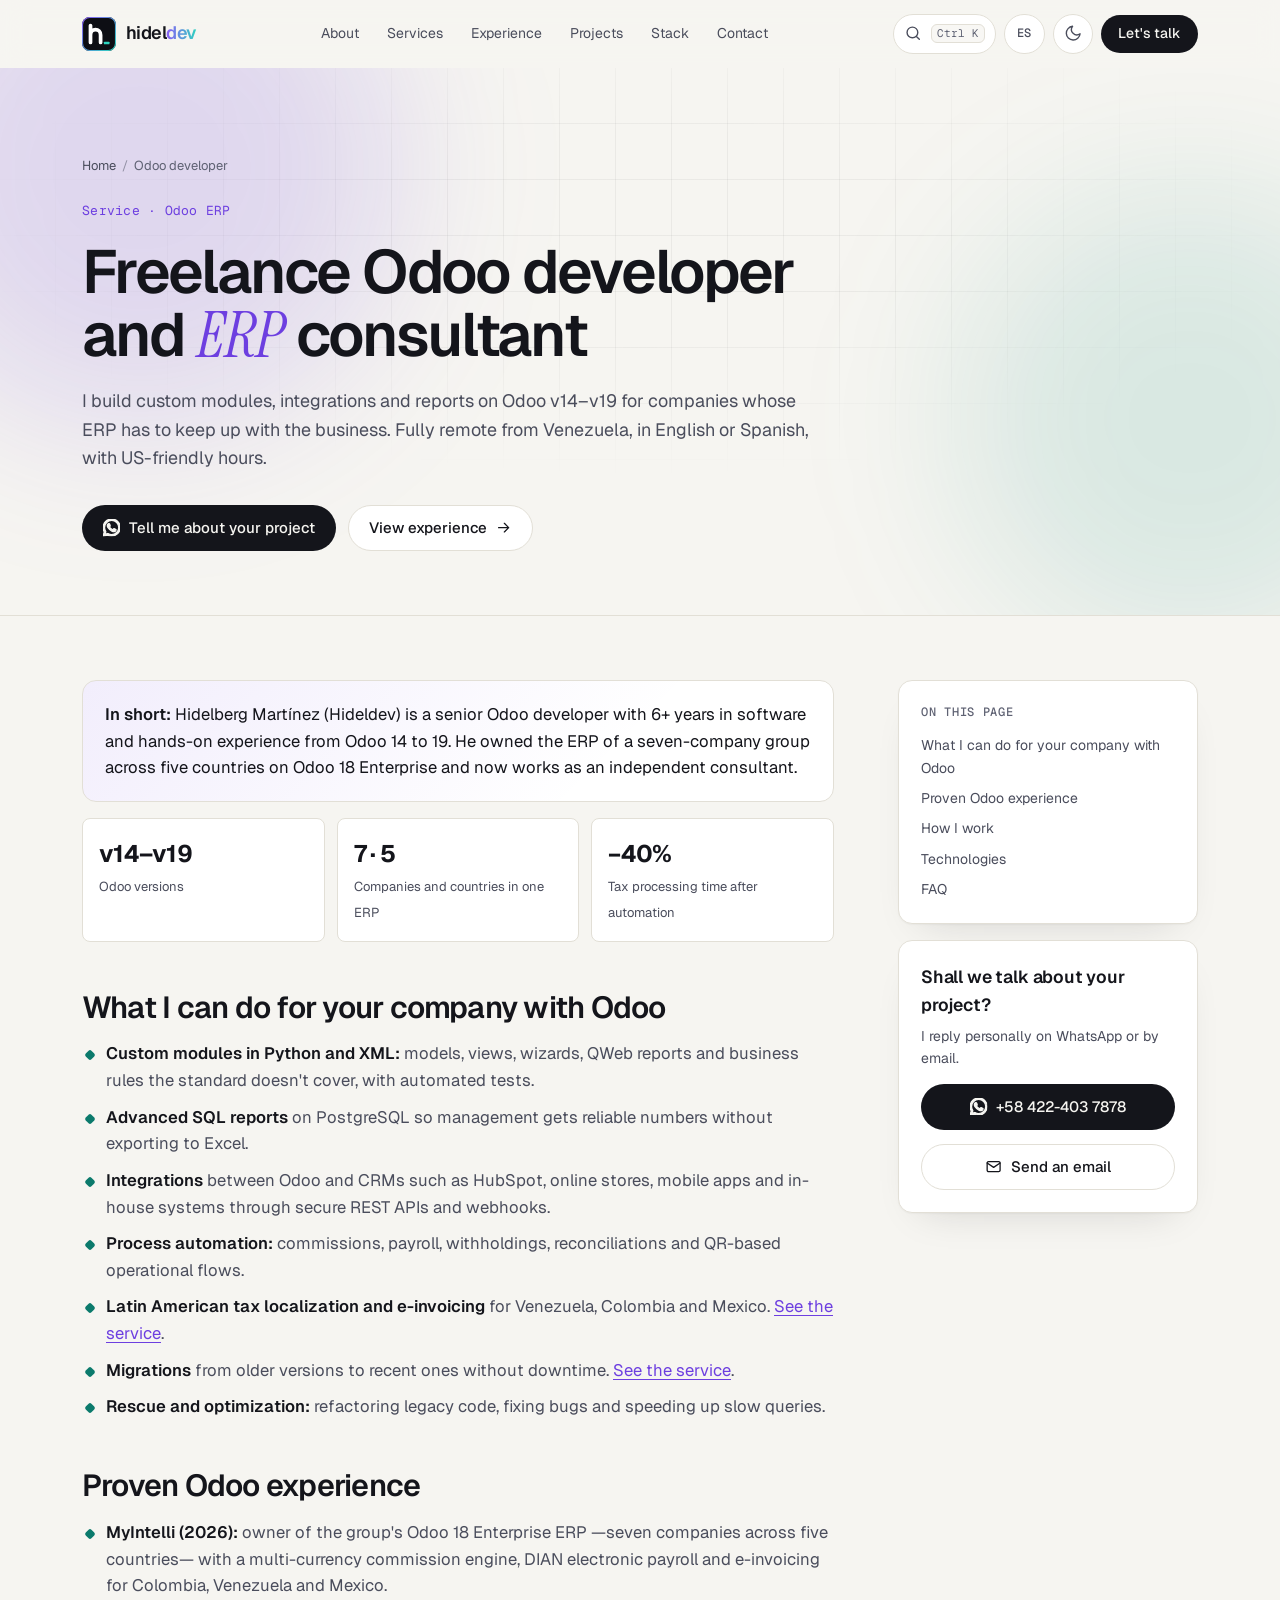
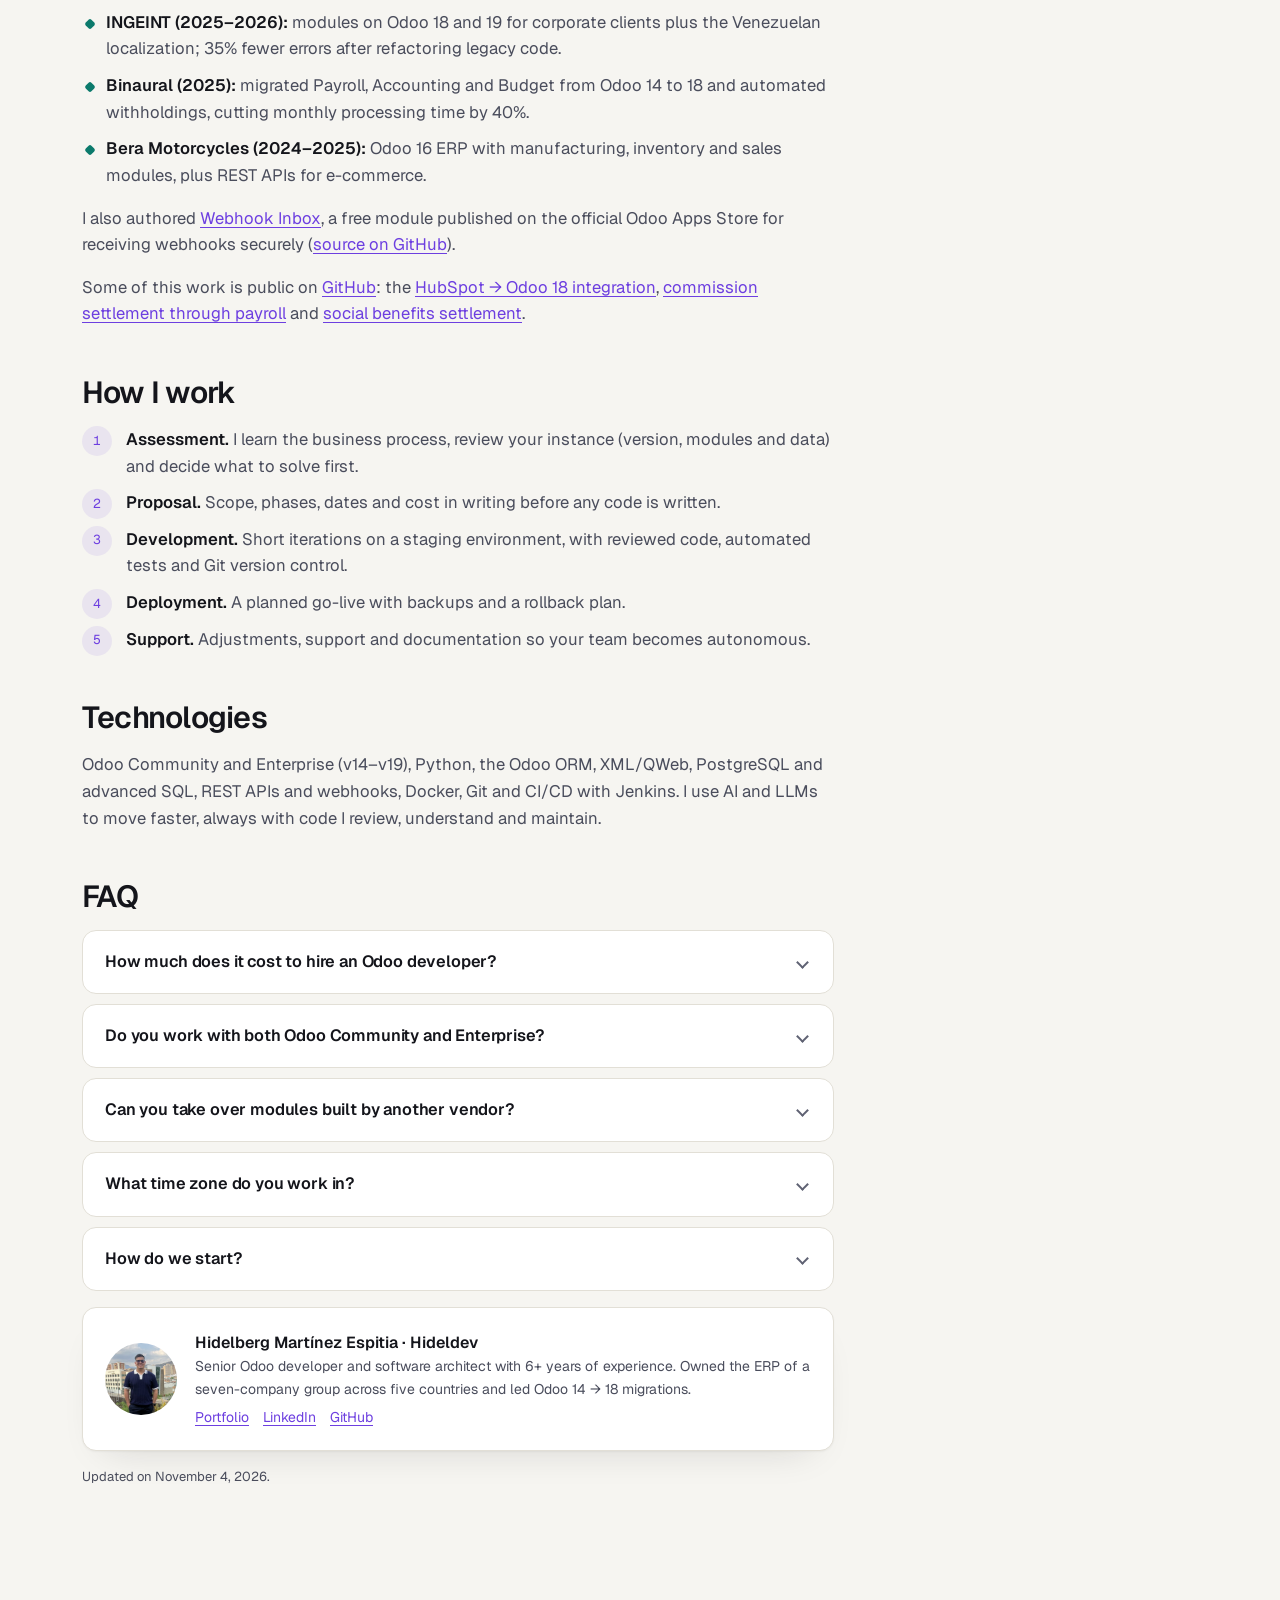
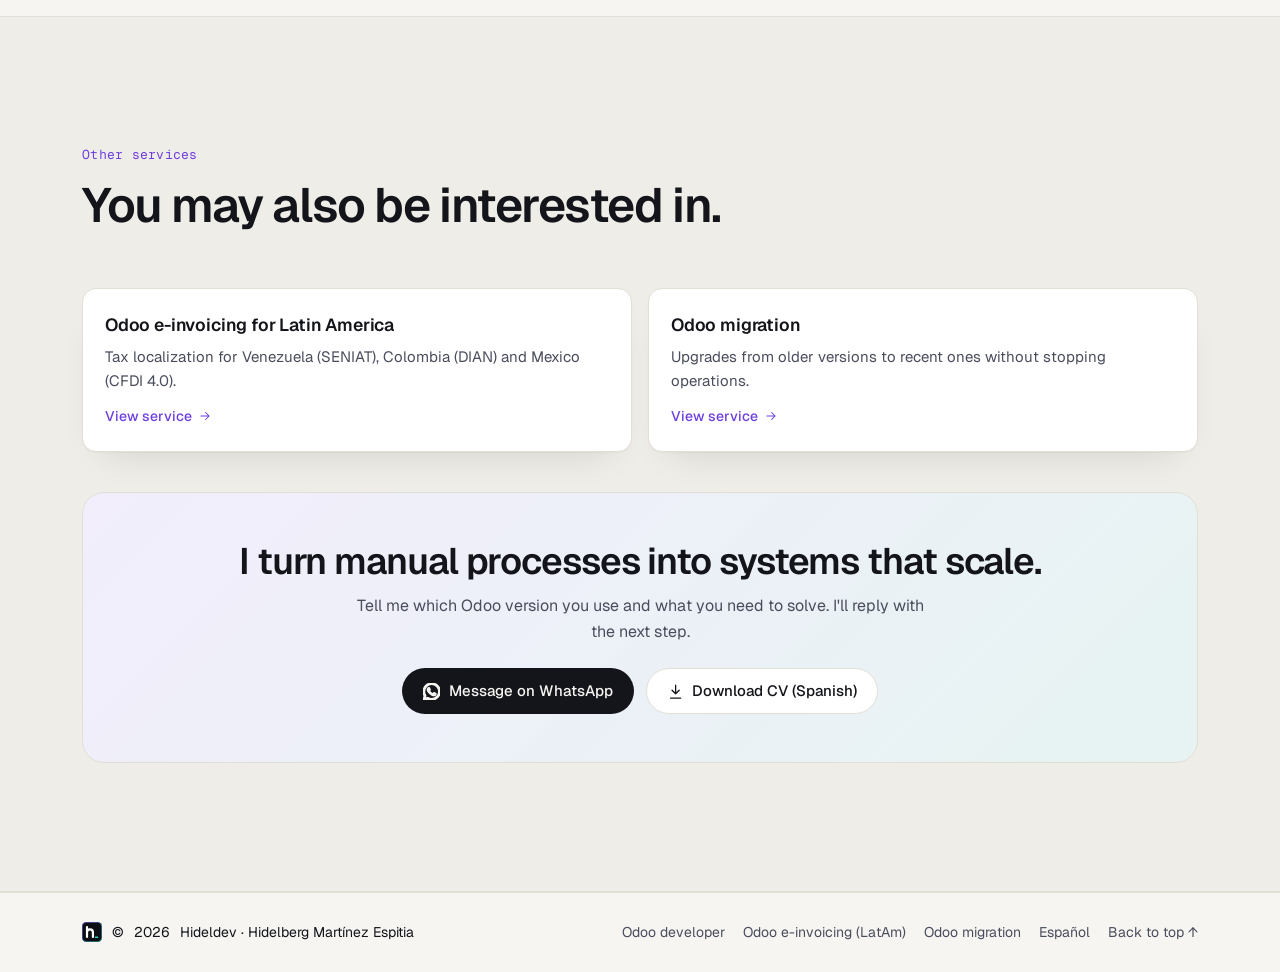
<file: en/odoo-developer/index.html>
<!doctype html>
<html lang="en" data-theme="dark">
<head>
  <meta charset="utf-8">
  <meta name="viewport" content="width=device-width, initial-scale=1">
  <title>Freelance Odoo Developer (v14–v19) | Hidelberg Martínez</title>
  <meta name="description" content="Senior Odoo developer and ERP consultant: custom modules, integrations, reports and Latin American tax localization. Remote, English or Spanish.">
  <meta name="author" content="Hidelberg Martínez Espitia">
  <meta name="robots" content="index, follow, max-image-preview:large, max-snippet:-1">
  <meta name="theme-color" content="#0a0b10" media="(prefers-color-scheme: dark)">
  <meta name="theme-color" content="#f6f5f1" media="(prefers-color-scheme: light)">
  <link rel="canonical" href="https://hidel21.github.io/en/odoo-developer/">
  <link rel="alternate" hreflang="es" href="https://hidel21.github.io/desarrollador-odoo/">
  <link rel="alternate" hreflang="en" href="https://hidel21.github.io/en/odoo-developer/">
  <link rel="alternate" hreflang="x-default" href="https://hidel21.github.io/desarrollador-odoo/">
  <meta property="og:type" content="website">
  <meta property="og:locale" content="en_US">
  <meta property="og:url" content="https://hidel21.github.io/en/odoo-developer/">
  <meta property="og:site_name" content="Hideldev">
  <meta property="og:title" content="Freelance Odoo Developer (v14–v19) | Hidelberg Martínez">
  <meta property="og:description" content="Senior Odoo developer and ERP consultant: custom modules, integrations, reports and Latin American tax localization. Remote, English or Spanish.">
  <meta property="og:image" content="https://hidel21.github.io/assets/img/brand/og-image.jpg">
  <meta property="og:image:width" content="1200">
  <meta property="og:image:height" content="630">
  <meta name="twitter:card" content="summary_large_image">
  <meta name="twitter:site" content="@Hidelberg21">
  <meta name="twitter:image" content="https://hidel21.github.io/assets/img/brand/og-image.jpg">

  <link rel="icon" href="/favicon.ico" sizes="48x48">
  <link rel="icon" href="/assets/img/favicon.svg" type="image/svg+xml">
  <link rel="apple-touch-icon" href="/apple-touch-icon.png">
  <link rel="manifest" href="/site.webmanifest">

  <link rel="preconnect" href="https://fonts.googleapis.com">
  <link rel="preconnect" href="https://fonts.gstatic.com" crossorigin>
  <link href="https://fonts.googleapis.com/css2?family=Geist:wght@400;500;600;700&family=Geist+Mono:wght@400;500&family=Instrument+Serif:ital@1&display=swap" rel="stylesheet">
  <link rel="stylesheet" href="/assets/css/styles.css">

  <script>
    (function () {
      var t = null;
      try { t = localStorage.getItem('theme'); } catch (e) {}
      if (t !== 'light' && t !== 'dark') {
        t = window.matchMedia && window.matchMedia('(prefers-color-scheme: light)').matches ? 'light' : 'dark';
      }
      document.documentElement.setAttribute('data-theme', t);
      document.documentElement.classList.add('js');
    })();
  </script>

  <script type="application/ld+json">
{
  "@context": "https://schema.org",
  "@graph": [
    {
      "@type": "WebPage",
      "@id": "https://hidel21.github.io/en/odoo-developer/#webpage",
      "url": "https://hidel21.github.io/en/odoo-developer/",
      "name": "Freelance Odoo Developer (v14–v19) | Hidelberg Martínez",
      "description": "Senior Odoo developer and ERP consultant: custom modules, integrations, reports and Latin American tax localization. Remote, English or Spanish.",
      "inLanguage": "en",
      "isPartOf": {
        "@type": "WebSite",
        "@id": "https://hidel21.github.io/#website",
        "url": "https://hidel21.github.io/",
        "name": "Hideldev"
      },
      "about": {
        "@id": "https://hidel21.github.io/en/odoo-developer/#service"
      },
      "author": {
        "@id": "https://hidel21.github.io/#person"
      },
      "dateModified": "2026-11-04",
      "breadcrumb": {
        "@id": "https://hidel21.github.io/en/odoo-developer/#breadcrumb"
      },
      "primaryImageOfPage": {
        "@type": "ImageObject",
        "url": "https://hidel21.github.io/assets/img/brand/og-image.jpg"
      }
    },
    {
      "@type": "BreadcrumbList",
      "@id": "https://hidel21.github.io/en/odoo-developer/#breadcrumb",
      "itemListElement": [
        {
          "@type": "ListItem",
          "position": 1,
          "name": "Home",
          "item": "https://hidel21.github.io/en/"
        },
        {
          "@type": "ListItem",
          "position": 2,
          "name": "Odoo developer",
          "item": "https://hidel21.github.io/en/odoo-developer/"
        }
      ]
    },
    {
      "@type": "Service",
      "@id": "https://hidel21.github.io/en/odoo-developer/#service",
      "name": "Freelance Odoo developer and ERP consultant",
      "serviceType": "Odoo ERP development and consulting",
      "description": "Senior Odoo developer and ERP consultant: custom modules, integrations, reports and Latin American tax localization. Remote, English or Spanish.",
      "url": "https://hidel21.github.io/en/odoo-developer/",
      "provider": {
        "@type": "Person",
        "@id": "https://hidel21.github.io/#person",
        "name": "Hidelberg Martínez Espitia",
        "url": "https://hidel21.github.io/",
        "sameAs": [
          "https://www.linkedin.com/in/hidelberg-martinez-espitia/",
          "https://github.com/hidel21"
        ]
      },
      "areaServed": [
        {
          "@type": "Country",
          "name": "Venezuela"
        },
        {
          "@type": "Country",
          "name": "Colombia"
        },
        {
          "@type": "Country",
          "name": "Mexico"
        },
        {
          "@type": "Country",
          "name": "Spain"
        },
        {
          "@type": "Country",
          "name": "United States"
        }
      ],
      "availableLanguage": [
        "es",
        "en"
      ]
    },
    {
      "@type": "FAQPage",
      "@id": "https://hidel21.github.io/en/odoo-developer/#faq",
      "mainEntity": [
        {
          "@type": "Question",
          "name": "How much does it cost to hire an Odoo developer?",
          "acceptedAnswer": {
            "@type": "Answer",
            "text": "It depends on scope: a report is not the same as a module with integrations. After a short assessment I send a proposal with scope, phases, dates and cost so you can decide with full information."
          }
        },
        {
          "@type": "Question",
          "name": "Do you work with both Odoo Community and Enterprise?",
          "acceptedAnswer": {
            "@type": "Answer",
            "text": "Yes. I've built on both editions, including a multi-company Odoo 18 Enterprise instance with seven companies across five countries."
          }
        },
        {
          "@type": "Question",
          "name": "Can you take over modules built by another vendor?",
          "acceptedAnswer": {
            "@type": "Answer",
            "text": "Yes. I review the existing code, document what I find and propose what to keep, fix or rewrite before adding new features."
          }
        },
        {
          "@type": "Question",
          "name": "What time zone do you work in?",
          "acceptedAnswer": {
            "@type": "Answer",
            "text": "Venezuela (UTC−4), which overlaps with US Eastern business hours and the European afternoon. Native Spanish and B2 English."
          }
        },
        {
          "@type": "Question",
          "name": "How do we start?",
          "acceptedAnswer": {
            "@type": "Answer",
            "text": "Message me on WhatsApp at +58 422-403 7878 or email hidelmartinez21@gmail.com with your Odoo version and what you need to solve."
          }
        }
      ]
    }
  ]
}
  </script>
</head>
<body>
  <!-- Sprite de iconos -->
  <svg width="0" height="0" style="position:absolute" aria-hidden="true">
    <defs>
      <linearGradient id="hd-ring" x1="0" y1="0" x2="1" y2="1"><stop offset="0" stop-color="#8b5cf6"/><stop offset="1" stop-color="#2dd4bf"/></linearGradient>
      <symbol id="i-github" viewBox="0 0 24 24"><path fill="currentColor" d="M12 .3a12 12 0 0 0-3.8 23.4c.6.1.8-.3.8-.6v-2c-3.3.7-4-1.6-4-1.6-.6-1.4-1.4-1.8-1.4-1.8-1-.7.1-.7.1-.7 1.2.1 1.8 1.2 1.8 1.2 1.1 1.8 2.8 1.3 3.5 1 0-.8.4-1.3.7-1.6-2.7-.3-5.5-1.3-5.5-5.9 0-1.3.5-2.4 1.2-3.2 0-.3-.5-1.5.2-3.2 0 0 1-.3 3.3 1.2a11.5 11.5 0 0 1 6 0C17.3 4.7 18.3 5 18.3 5c.7 1.7.2 2.9.1 3.2.8.8 1.2 1.9 1.2 3.2 0 4.6-2.8 5.6-5.5 5.9.5.4.9 1.1.9 2.2v3.3c0 .3.1.7.8.6A12 12 0 0 0 12 .3"/></symbol>
      <symbol id="i-linkedin" viewBox="0 0 24 24"><path fill="currentColor" d="M20.45 20.45h-3.55v-5.57c0-1.33-.03-3.04-1.85-3.04-1.85 0-2.14 1.45-2.14 2.94v5.67H9.35V9h3.41v1.56h.05c.48-.9 1.64-1.85 3.37-1.85 3.6 0 4.27 2.37 4.27 5.46v6.28zM5.34 7.43a2.06 2.06 0 1 1 0-4.13 2.06 2.06 0 0 1 0 4.13zM7.12 20.45H3.56V9h3.56v11.45zM22.22 0H1.77C.79 0 0 .77 0 1.73v20.54C0 23.23.79 24 1.77 24h20.45c.98 0 1.78-.77 1.78-1.73V1.73C24 .77 23.2 0 22.22 0z"/></symbol>
      <symbol id="i-whatsapp" viewBox="0 0 24 24"><path fill="currentColor" d="M17.47 14.38c-.3-.15-1.76-.87-2.03-.97-.27-.1-.47-.15-.67.15-.2.3-.77.97-.94 1.16-.17.2-.35.22-.64.08-.3-.15-1.26-.47-2.39-1.48-.88-.79-1.48-1.76-1.65-2.06-.17-.3-.02-.46.13-.6.13-.14.3-.35.45-.52.15-.18.2-.3.3-.5.1-.2.05-.38-.03-.52-.07-.15-.67-1.62-.91-2.21-.25-.58-.49-.5-.67-.51h-.57c-.2 0-.52.08-.8.37-.27.3-1.04 1.02-1.04 2.48 0 1.46 1.07 2.88 1.21 3.07.15.2 2.1 3.2 5.08 4.49.71.3 1.26.49 1.7.63.71.22 1.36.19 1.87.12.57-.09 1.76-.72 2-1.42.25-.7.25-1.29.18-1.41-.08-.13-.28-.2-.57-.35m-5.42 7.4h-.01a9.87 9.87 0 0 1-5.03-1.37l-.36-.22-3.74.99 1-3.65-.24-.38a9.86 9.86 0 0 1-1.51-5.26c0-5.45 4.44-9.88 9.89-9.88 2.64 0 5.12 1.03 6.99 2.9a9.82 9.82 0 0 1 2.89 7c0 5.45-4.44 9.88-9.88 9.88m8.41-18.3A11.82 11.82 0 0 0 12.05 0C5.5 0 .16 5.34.16 11.89c0 2.1.55 4.14 1.59 5.95L.06 24l6.3-1.65a11.88 11.88 0 0 0 5.69 1.45h.01c6.55 0 11.89-5.34 11.89-11.89a11.82 11.82 0 0 0-3.48-8.41z"/></symbol>
      <symbol id="i-arrow" viewBox="0 0 24 24"><path d="M5 12h14M13 6l6 6-6 6"/></symbol>
      <symbol id="i-external" viewBox="0 0 24 24"><path d="M7 17 17 7M8 7h9v9"/></symbol>
      <symbol id="i-download" viewBox="0 0 24 24"><path d="M12 3v12m-5-5 5 5 5-5M5 21h14"/></symbol>
      <symbol id="i-mail" viewBox="0 0 24 24"><rect x="3" y="5" width="18" height="14" rx="2"/><path d="m3 7 9 6 9-6"/></symbol>
      <symbol id="i-sun" viewBox="0 0 24 24"><circle cx="12" cy="12" r="4"/><path d="M12 2v2M12 20v2M4.9 4.9l1.4 1.4M17.7 17.7l1.4 1.4M2 12h2M20 12h2M4.9 19.1l1.4-1.4M17.7 6.3l1.4-1.4"/></symbol>
      <symbol id="i-moon" viewBox="0 0 24 24"><path d="M21 12.8A9 9 0 1 1 11.2 3a7 7 0 0 0 9.8 9.8z"/></symbol>
      <symbol id="i-search" viewBox="0 0 24 24"><circle cx="11" cy="11" r="7"/><path d="m20 20-3.5-3.5"/></symbol>
      <symbol id="i-copy" viewBox="0 0 24 24"><rect x="9" y="9" width="12" height="12" rx="2"/><path d="M5 15H4a1 1 0 0 1-1-1V4a1 1 0 0 1 1-1h10a1 1 0 0 1 1 1v1"/></symbol>
      <symbol id="i-check" viewBox="0 0 24 24"><path d="M20 6 9 17l-5-5"/></symbol>
      <symbol id="i-menu" viewBox="0 0 24 24"><path d="M4 7h16M4 12h16M4 17h16"/></symbol>
      <symbol id="i-close" viewBox="0 0 24 24"><path d="M18 6 6 18M6 6l12 12"/></symbol>
      <symbol id="i-pin" viewBox="0 0 24 24"><path d="M12 21s-7-6.1-7-11a7 7 0 0 1 14 0c0 4.9-7 11-7 11z"/><circle cx="12" cy="10" r="2.5"/></symbol>
      <symbol id="i-erp" viewBox="0 0 24 24"><path d="M21 8 12 3 3 8v8l9 5 9-5z"/><path d="m3 8 9 5 9-5M12 13v8"/></symbol>
      <symbol id="i-receipt" viewBox="0 0 24 24"><path d="M5 3h14v18l-3-2-2 2-2-2-2 2-2-2-3 2z"/><path d="M9 8h6M9 12h6M9 16h3"/></symbol>
      <symbol id="i-plug" viewBox="0 0 24 24"><path d="M9 2v6M15 2v6M6 8h12v4a6 6 0 0 1-12 0zM12 18v4"/></symbol>
      <symbol id="i-layers" viewBox="0 0 24 24"><path d="m12 2 10 5-10 5L2 7z"/><path d="m2 12 10 5 10-5M2 17l10 5 10-5"/></symbol>
      <symbol id="i-sparkles" viewBox="0 0 24 24"><path d="m12 3 1.8 4.7 4.7 1.8-4.7 1.8L12 16l-1.8-4.7-4.7-1.8 4.7-1.8z"/><path d="m19 15 .8 2.2 2.2.8-2.2.8L19 21l-.8-2.2L16 18l2.2-.8z"/></symbol>
      <symbol id="i-chart" viewBox="0 0 24 24"><path d="M3 3v18h18"/><path d="m7 15 4-4 3 3 5-6"/></symbol>
      <symbol id="i-code" viewBox="0 0 24 24"><path d="m8 7-5 5 5 5M16 7l5 5-5 5"/></symbol>
      <symbol id="i-star" viewBox="0 0 24 24"><path d="m12 3 2.8 5.7 6.2.9-4.5 4.4 1 6.2-5.5-2.9-5.5 2.9 1-6.2L3 9.6l6.2-.9z"/></symbol>
      <symbol id="i-repo" viewBox="0 0 24 24"><path d="M6 3v12"/><circle cx="18" cy="6" r="3"/><circle cx="6" cy="18" r="3"/><path d="M18 9a9 9 0 0 1-9 9"/></symbol>
      <symbol id="i-cap" viewBox="0 0 24 24"><path d="m2 9 10-5 10 5-10 5z"/><path d="M6 11v5c0 1.5 2.7 3 6 3s6-1.5 6-3v-5"/></symbol>
      <symbol id="i-award" viewBox="0 0 24 24"><circle cx="12" cy="9" r="6"/><path d="m8.5 14-1.5 8 5-3 5 3-1.5-8"/></symbol>
      <symbol id="i-globe" viewBox="0 0 24 24"><circle cx="12" cy="12" r="9"/><path d="M3 12h18M12 3a14 14 0 0 1 0 18M12 3a14 14 0 0 0 0 18"/></symbol>
      <symbol id="i-send" viewBox="0 0 24 24"><path d="m22 2-7 20-4-9-9-4z"/><path d="M22 2 11 13"/></symbol>
      <symbol id="i-codepen" viewBox="0 0 24 24"><path d="m12 2 10 6.5v7L12 22 2 15.5v-7z"/><path d="M12 22v-6.5M22 8.5l-10 7-10-7M2 15.5l10-7 10 7M12 2v6.5"/></symbol>
    </defs>
  </svg>

  <a class="skip-link" href="#main">Skip to content</a>
  <div class="scroll-progress" aria-hidden="true"><span></span></div>

  <header class="site-header" id="top">
    <div class="container header-inner">
      <a href="/en/" class="brand" aria-label="Hideldev — home">
        <svg class="brand-mark" viewBox="0 0 512 512" aria-hidden="true">
          <rect width="512" height="512" rx="116" fill="#0d0e14"/>
          <rect x="8" y="8" width="496" height="496" rx="108" fill="none" stroke="url(#hd-ring)" stroke-width="16"/>
          <path d="M128 128V384M128 270c0-46 34-80 76-80s76 34 76 80v114" fill="none" stroke="#fff" stroke-width="56" stroke-linecap="round" stroke-linejoin="round"/>
          <rect class="brand-cursor" x="330" y="372" width="84" height="40" rx="10" fill="#2dd4bf"/>
        </svg>
        <span class="brand-text">hidel<span class="brand-dev">dev</span></span>
      </a>

      <nav class="main-nav" id="main-nav" aria-label="Main">
        <ul>
          <li><a href="/en/#sobre-mi">About</a></li>
          <li><a href="/en/#servicios">Services</a></li>
          <li><a href="/en/#experiencia">Experience</a></li>
          <li><a href="/en/#proyectos">Projects</a></li>
          <li><a href="/en/#stack">Stack</a></li>
          <li><a href="/en/#contacto">Contact</a></li>
        </ul>
      </nav>

      <div class="header-actions">
        <button class="icon-btn cmdk-trigger" type="button" data-open-palette aria-label="Open command palette (Ctrl + K)">
          <svg class="ico"><use href="#i-search"/></svg>
          <kbd class="kbd-hint" aria-hidden="true">Ctrl K</kbd>
        </button>
        <a class="icon-btn lang-switch" href="/desarrollador-odoo/" hreflang="es" lang="es" aria-label="Versión en español">ES</a>
        <button class="icon-btn" type="button" id="theme-toggle" aria-label="Switch to light theme">
          <svg class="ico ico-sun"><use href="#i-sun"/></svg>
          <svg class="ico ico-moon"><use href="#i-moon"/></svg>
        </button>
        <a class="btn btn-primary btn-sm header-cta" href="/en/#contacto">Let's talk</a>
        <button class="icon-btn menu-toggle" type="button" aria-controls="main-nav" aria-expanded="false" aria-label="Open menu">
          <svg class="ico ico-menu"><use href="#i-menu"/></svg>
          <svg class="ico ico-close"><use href="#i-close"/></svg>
        </button>
      </div>
    </div>
  </header>

  <main id="main">
    <section class="page-hero" aria-labelledby="page-title">
      <div class="hero-bg" aria-hidden="true">
        <div class="grid-bg"></div>
        <div class="glow glow-a"></div>
        <div class="glow glow-b"></div>
      </div>
      <div class="container">
        <nav class="breadcrumb" aria-label="Breadcrumb">
          <ol>
            <li><a href="/en/">Home</a></li>
            <li aria-current="page">Odoo developer</li>
          </ol>
        </nav>
        <p class="section-kicker" style="margin-top:24px">Service · Odoo ERP</p>
        <h1 id="page-title" class="page-title">Freelance Odoo developer and <em>ERP</em> consultant</h1>
        <p class="page-lead">I build custom modules, integrations and reports on Odoo v14–v19 for companies whose ERP has to keep up with the business. Fully remote from Venezuela, in English or Spanish, with US-friendly hours.</p>
        <div class="hero-ctas">
          <a class="btn btn-primary" href="https://wa.me/584224037878?text=Hi%20Hidelberg%2C%20I%20saw%20your%20Odoo%20developer%20page%20and%20would%20like%20to%20tell%20you%20about%20my%20project." target="_blank" rel="noopener"><svg class="ico"><use href="#i-whatsapp"/></svg> Tell me about your project</a>
          <a class="btn btn-ghost" href="/en/#experiencia">View experience <svg class="ico"><use href="#i-arrow"/></svg></a>
        </div>
      </div>
    </section>

    <section class="section">
      <div class="container article-layout">
        <article class="article">
          <div class="answer-box"><p><strong>In short:</strong> Hidelberg Martínez (Hideldev) is a senior Odoo developer with 6+ years in software and hands-on experience from Odoo 14 to 19. He owned the ERP of a seven-company group across five countries on Odoo 18 Enterprise and now works as an independent consultant.</p></div>
          <div class="fact-grid">
              <div><b>v14–v19</b><span>Odoo versions</span></div>
              <div><b>7 · 5</b><span>Companies and countries in one ERP</span></div>
              <div><b>−40%</b><span>Tax processing time after automation</span></div>
          </div>

            <h2 id="what-i-do">What I can do for your company with Odoo</h2>
            <ul>
              <li><strong>Custom modules in Python and XML:</strong> models, views, wizards, QWeb reports and business rules the standard doesn't cover, with automated tests.</li>
              <li><strong>Advanced SQL reports</strong> on PostgreSQL so management gets reliable numbers without exporting to Excel.</li>
              <li><strong>Integrations</strong> between Odoo and CRMs such as HubSpot, online stores, mobile apps and in-house systems through secure REST APIs and webhooks.</li>
              <li><strong>Process automation:</strong> commissions, payroll, withholdings, reconciliations and QR-based operational flows.</li>
              <li><strong>Latin American tax localization and e-invoicing</strong> for Venezuela, Colombia and Mexico. <a href="/en/odoo-e-invoicing-latam/">See the service</a>.</li>
              <li><strong>Migrations</strong> from older versions to recent ones without downtime. <a href="/en/odoo-migration/">See the service</a>.</li>
              <li><strong>Rescue and optimization:</strong> refactoring legacy code, fixing bugs and speeding up slow queries.</li>
            </ul>

            <h2 id="experience">Proven Odoo experience</h2>
            <ul>
              <li><strong>MyIntelli (2026):</strong> owner of the group's Odoo 18 Enterprise ERP —seven companies across five countries— with a multi-currency commission engine, DIAN electronic payroll and e-invoicing for Colombia, Venezuela and Mexico.</li>
              <li><strong>INGEINT (2025–2026):</strong> modules on Odoo 18 and 19 for corporate clients plus the Venezuelan localization; 35% fewer errors after refactoring legacy code.</li>
              <li><strong>Binaural (2025):</strong> migrated Payroll, Accounting and Budget from Odoo 14 to 18 and automated withholdings, cutting monthly processing time by 40%.</li>
              <li><strong>Bera Motorcycles (2024–2025):</strong> Odoo 16 ERP with manufacturing, inventory and sales modules, plus REST APIs for e-commerce.</li>
            </ul>
            <p>I also authored <a href="https://apps.odoo.com/apps/modules/18.0/webhook_inbox" rel="noopener" target="_blank">Webhook Inbox</a>, a free module published on the official Odoo Apps Store for receiving webhooks securely (<a href="https://github.com/hidel21/hideldev-odoo-addons" rel="noopener" target="_blank">source on GitHub</a>).</p>
            <p>Some of this work is public on <a href="https://github.com/hidel21" rel="noopener" target="_blank">GitHub</a>: the <a href="https://github.com/hidel21/hubspot_invoice_bridge" rel="noopener" target="_blank">HubSpot → Odoo 18 integration</a>, <a href="https://github.com/hidel21/custom_payroll" rel="noopener" target="_blank">commission settlement through payroll</a> and <a href="https://github.com/hidel21/payroll_provisions" rel="noopener" target="_blank">social benefits settlement</a>.</p>

            <h2 id="process">How I work</h2>
            <ol>
              <li><strong>Assessment.</strong> I learn the business process, review your instance (version, modules and data) and decide what to solve first.</li>
              <li><strong>Proposal.</strong> Scope, phases, dates and cost in writing before any code is written.</li>
              <li><strong>Development.</strong> Short iterations on a staging environment, with reviewed code, automated tests and Git version control.</li>
              <li><strong>Deployment.</strong> A planned go-live with backups and a rollback plan.</li>
              <li><strong>Support.</strong> Adjustments, support and documentation so your team becomes autonomous.</li>
            </ol>

            <h2 id="tech">Technologies</h2>
            <p>Odoo Community and Enterprise (v14–v19), Python, the Odoo ORM, XML/QWeb, PostgreSQL and advanced SQL, REST APIs and webhooks, Docker, Git and CI/CD with Jenkins. I use AI and LLMs to move faster, always with code I review, understand and maintain.</p>

          <h2 id="faq">FAQ</h2>
          <div class="faq">
          <details>
            <summary>How much does it cost to hire an Odoo developer?</summary>
            <div class="faq-a"><p>It depends on scope: a report is not the same as a module with integrations. After a short assessment I send a proposal with scope, phases, dates and cost so you can decide with full information.</p></div>
          </details>
          <details>
            <summary>Do you work with both Odoo Community and Enterprise?</summary>
            <div class="faq-a"><p>Yes. I've built on both editions, including a multi-company Odoo 18 Enterprise instance with seven companies across five countries.</p></div>
          </details>
          <details>
            <summary>Can you take over modules built by another vendor?</summary>
            <div class="faq-a"><p>Yes. I review the existing code, document what I find and propose what to keep, fix or rewrite before adding new features.</p></div>
          </details>
          <details>
            <summary>What time zone do you work in?</summary>
            <div class="faq-a"><p>Venezuela (UTC−4), which overlaps with US Eastern business hours and the European afternoon. Native Spanish and B2 English.</p></div>
          </details>
          <details>
            <summary>How do we start?</summary>
            <div class="faq-a"><p>Message me on WhatsApp at <a href="https://wa.me/584224037878">+58 422-403 7878</a> or email <a href="mailto:hidelmartinez21@gmail.com">hidelmartinez21@gmail.com</a> with your Odoo version and what you need to solve.</p></div>
          </details>
          </div>

          <aside class="author card" aria-label="About the author">
            <img src="/assets/img/hidelberg-400.jpg" width="72" height="72" alt="Hidelberg Martínez" loading="lazy">
            <div>
              <strong>Hidelberg Martínez Espitia · Hideldev</strong>
              <p>Senior Odoo developer and software architect with 6+ years of experience. Owned the ERP of a seven-company group across five countries and led Odoo 14 → 18 migrations.</p>
              <p class="author-links"><a href="/en/">Portfolio</a><a href="https://www.linkedin.com/in/hidelberg-martinez-espitia/" rel="noopener" target="_blank">LinkedIn</a><a href="https://github.com/hidel21" rel="noopener" target="_blank">GitHub</a></p>
            </div>
          </aside>
          <p class="muted" style="font-size:13px">Updated on <time datetime="2026-11-04">November 4, 2026</time>.</p>
        </article>

        <aside class="aside">
          <nav class="card toc" aria-label="On this page">
            <h2>On this page</h2>
            <ol>
              <li><a href="#what-i-do">What I can do for your company with Odoo</a></li>
              <li><a href="#experience">Proven Odoo experience</a></li>
              <li><a href="#process">How I work</a></li>
              <li><a href="#tech">Technologies</a></li>
              <li><a href="#faq">FAQ</a></li>
            </ol>
          </nav>
          <div class="card cta-card">
            <h2>Shall we talk about your project?</h2>
            <p>I reply personally on WhatsApp or by email.</p>
            <a class="btn btn-primary" href="https://wa.me/584224037878?text=Hi%20Hidelberg%2C%20I%20saw%20your%20Odoo%20developer%20page%20and%20would%20like%20to%20tell%20you%20about%20my%20project." target="_blank" rel="noopener"><svg class="ico"><use href="#i-whatsapp"/></svg> +58 422-403 7878</a>
            <a class="btn btn-ghost" href="mailto:hidelmartinez21@gmail.com"><svg class="ico"><use href="#i-mail"/></svg> Send an email</a>
          </div>
        </aside>
      </div>
    </section>

    <section class="section section-alt" aria-labelledby="related-title">
      <div class="container">
        <header class="section-head">
          <p class="section-kicker">Other services</p>
          <h2 id="related-title" class="section-title">You may also be interested in.</h2>
        </header>
        <div class="related">
          <a class="card spotlight" href="/en/odoo-e-invoicing-latam/">
            <h3>Odoo e-invoicing for Latin America</h3>
            <p>Tax localization for Venezuela (SENIAT), Colombia (DIAN) and Mexico (CFDI 4.0).</p>
            <span class="service-link">View service <svg class="ico"><use href="#i-arrow"/></svg></span>
          </a>
          <a class="card spotlight" href="/en/odoo-migration/">
            <h3>Odoo migration</h3>
            <p>Upgrades from older versions to recent ones without stopping operations.</p>
            <span class="service-link">View service <svg class="ico"><use href="#i-arrow"/></svg></span>
          </a>
        </div>
        <div class="cta-band" style="margin-top:40px">
          <h2>I turn manual processes into systems that scale.</h2>
          <p>Tell me which Odoo version you use and what you need to solve. I'll reply with the next step.</p>
          <div class="hero-ctas">
            <a class="btn btn-primary" href="https://wa.me/584224037878?text=Hi%20Hidelberg%2C%20I%20saw%20your%20Odoo%20developer%20page%20and%20would%20like%20to%20tell%20you%20about%20my%20project." target="_blank" rel="noopener"><svg class="ico"><use href="#i-whatsapp"/></svg> Message on WhatsApp</a>
            <a class="btn btn-ghost" href="/assets/cv/Hidelberg-Martinez-CV.pdf" download><svg class="ico"><use href="#i-download"/></svg> Download CV (Spanish)</a>
          </div>
        </div>
      </div>
    </section>
  </main>

  <footer class="site-footer">
    <div class="container footer-inner">
      <p class="footer-brand"><img src="/assets/img/brand/hideldev-icon.svg" width="20" height="20" alt=""> © <span id="year">2026</span> Hideldev · Hidelberg Martínez Espitia</p>
      <nav class="footer-links" aria-label="Services">
        <a href="/en/odoo-developer/">Odoo developer</a>
        <a href="/en/odoo-e-invoicing-latam/">Odoo e-invoicing (LatAm)</a>
        <a href="/en/odoo-migration/">Odoo migration</a>
        <a href="/">Español</a>
        <a href="#top">Back to top ↑</a>
      </nav>
    </div>
  </footer>

  <!-- Command palette -->
  <dialog class="palette" id="palette" aria-label="Command palette">
    <div class="palette-box">
      <div class="palette-search">
        <svg class="ico"><use href="#i-search"/></svg>
        <input type="text" id="palette-input" placeholder="Search a section or action…" autocomplete="off"
               role="combobox" aria-expanded="true" aria-controls="palette-list" aria-autocomplete="list">
        <kbd>Esc</kbd>
      </div>
      <ul class="palette-list" id="palette-list" role="listbox" aria-label="Results"></ul>
      <div class="palette-foot"><span><kbd>↑</kbd><kbd>↓</kbd> navigate</span><span><kbd>Enter</kbd> open</span></div>
    </div>
  </dialog>

  <div class="toast" id="toast" role="status" aria-live="polite"></div>

  <script src="/assets/js/main.js" defer></script>
</body>
</html>
</file>
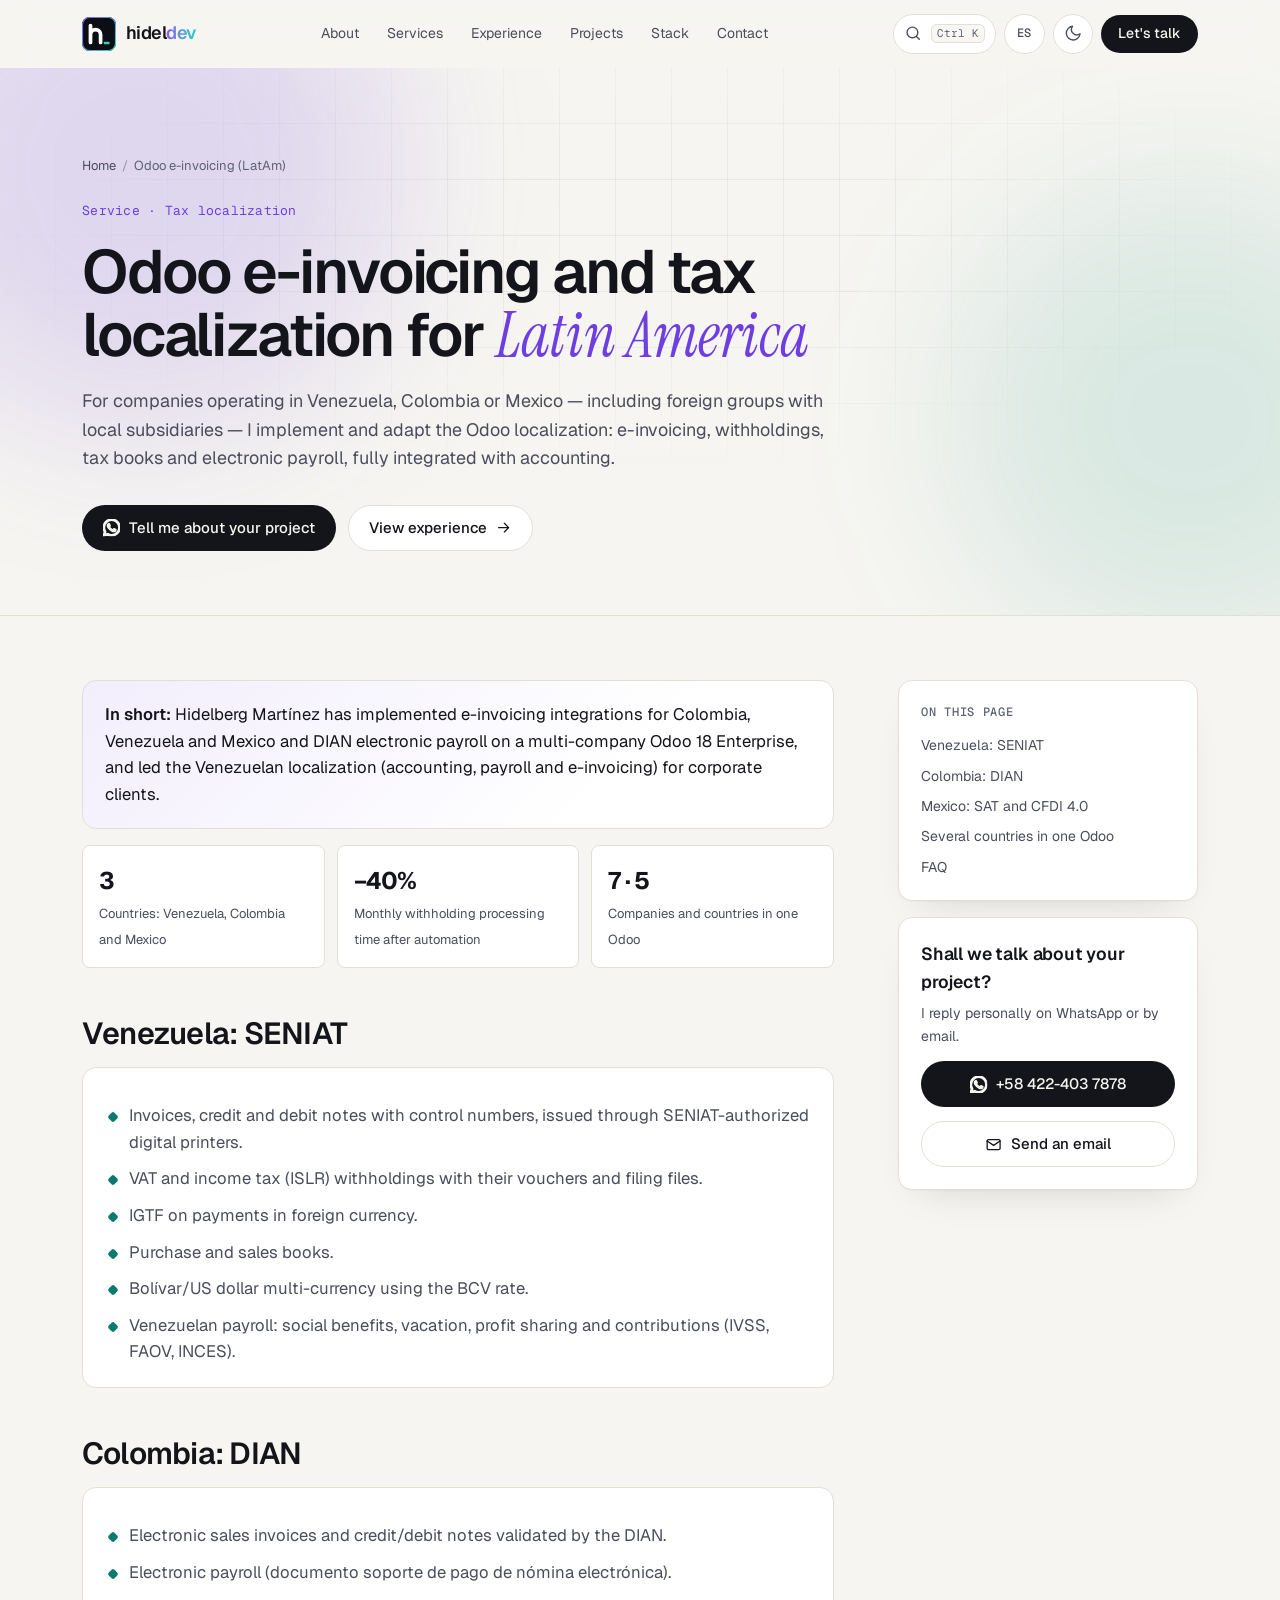
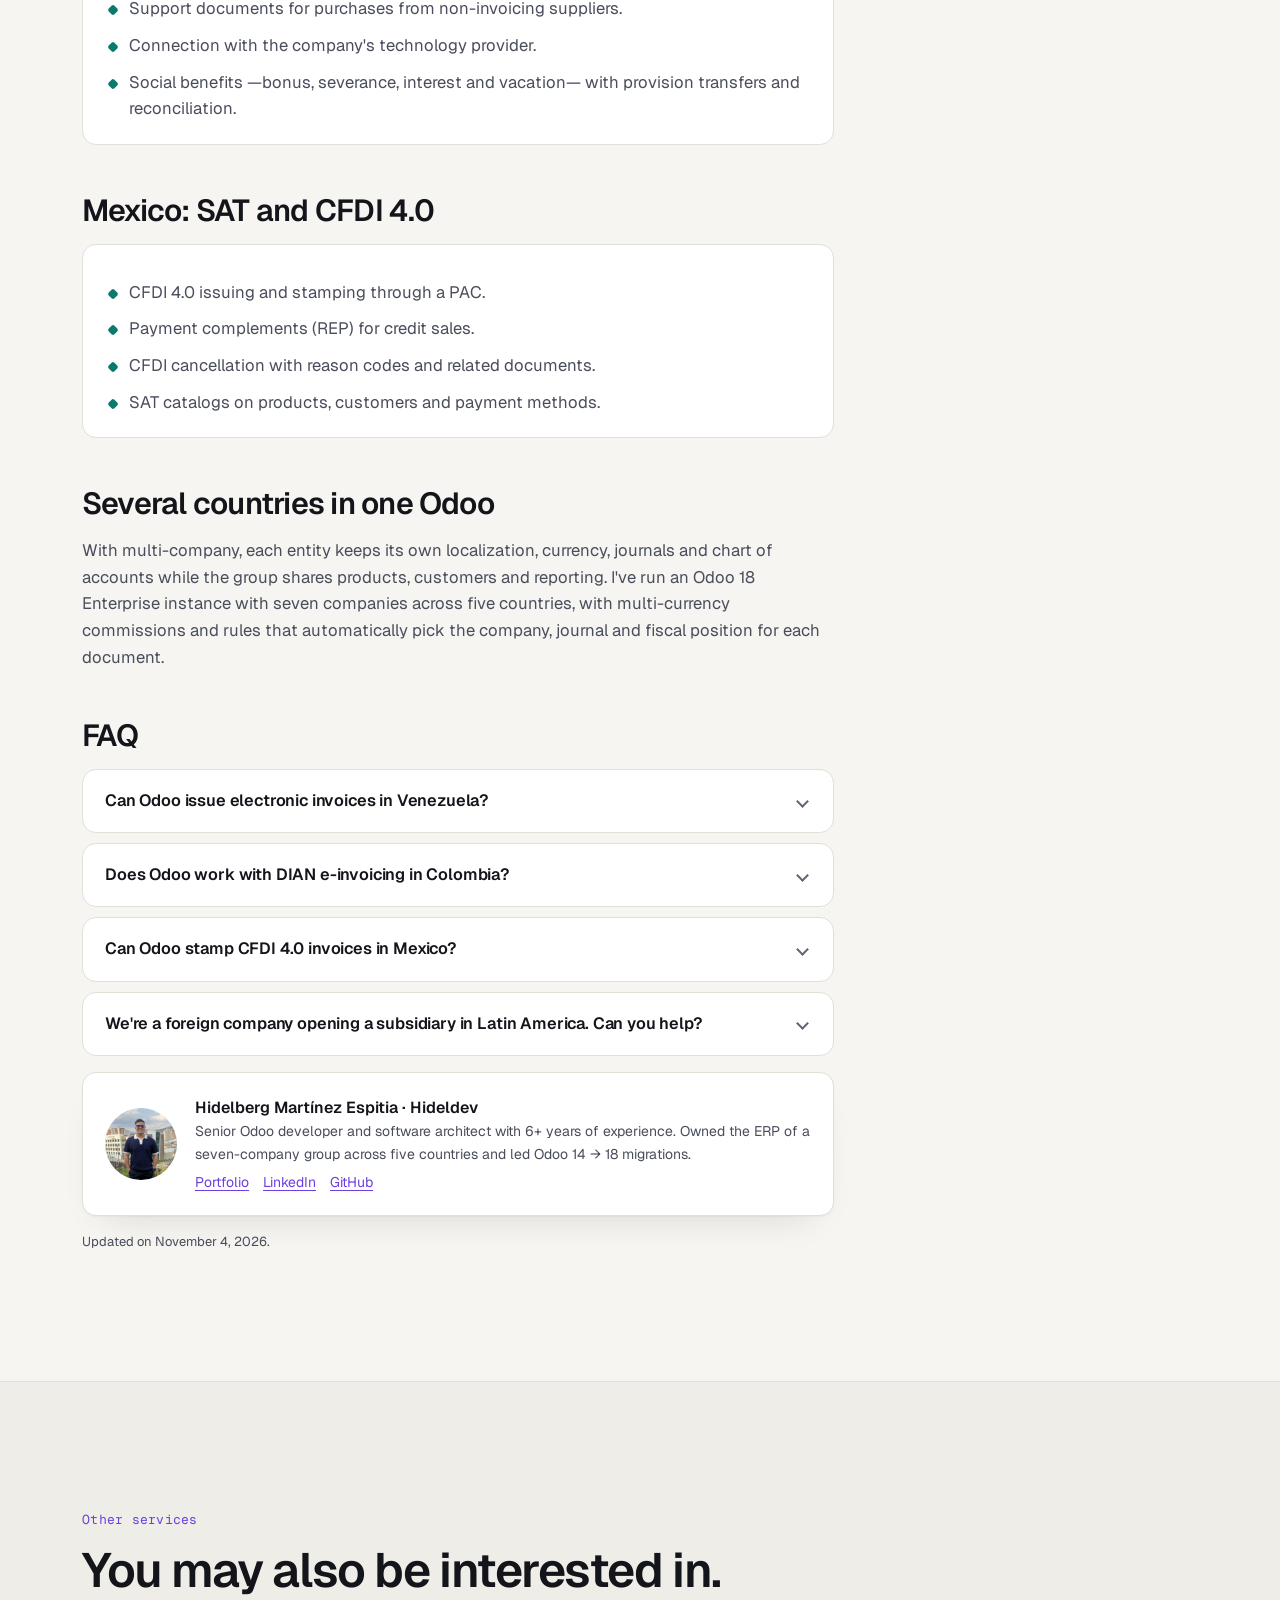
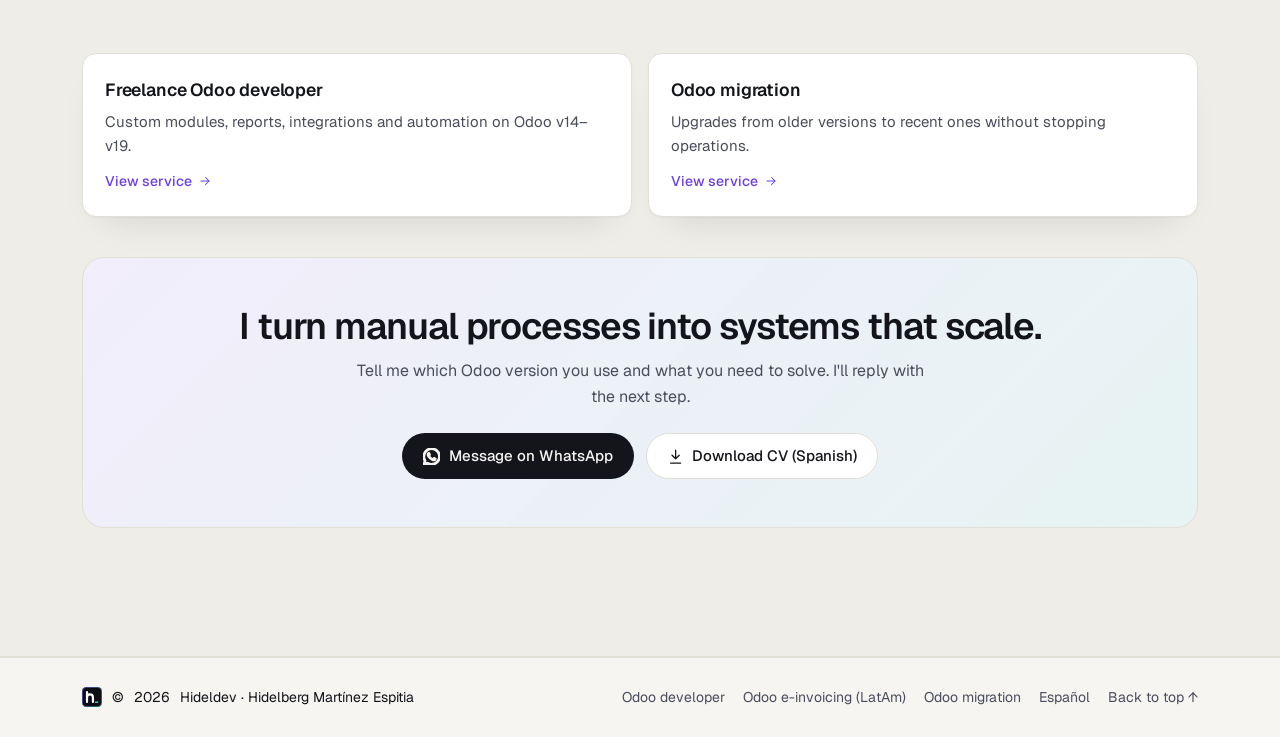
<file: en/odoo-e-invoicing-latam/index.html>
<!doctype html>
<html lang="en" data-theme="dark">
<head>
  <meta charset="utf-8">
  <meta name="viewport" content="width=device-width, initial-scale=1">
  <title>Odoo e-invoicing for Venezuela, Colombia and Mexico</title>
  <meta name="description" content="Odoo e-invoicing and tax localization for Latin America: SENIAT (Venezuela), DIAN (Colombia) and CFDI 4.0 (Mexico), plus electronic payroll.">
  <meta name="author" content="Hidelberg Martínez Espitia">
  <meta name="robots" content="index, follow, max-image-preview:large, max-snippet:-1">
  <meta name="theme-color" content="#0a0b10" media="(prefers-color-scheme: dark)">
  <meta name="theme-color" content="#f6f5f1" media="(prefers-color-scheme: light)">
  <link rel="canonical" href="https://hidel21.github.io/en/odoo-e-invoicing-latam/">
  <link rel="alternate" hreflang="es" href="https://hidel21.github.io/facturacion-electronica-odoo/">
  <link rel="alternate" hreflang="en" href="https://hidel21.github.io/en/odoo-e-invoicing-latam/">
  <link rel="alternate" hreflang="x-default" href="https://hidel21.github.io/facturacion-electronica-odoo/">
  <meta property="og:type" content="website">
  <meta property="og:locale" content="en_US">
  <meta property="og:url" content="https://hidel21.github.io/en/odoo-e-invoicing-latam/">
  <meta property="og:site_name" content="Hideldev">
  <meta property="og:title" content="Odoo e-invoicing for Venezuela, Colombia and Mexico">
  <meta property="og:description" content="Odoo e-invoicing and tax localization for Latin America: SENIAT (Venezuela), DIAN (Colombia) and CFDI 4.0 (Mexico), plus electronic payroll.">
  <meta property="og:image" content="https://hidel21.github.io/assets/img/brand/og-image.jpg">
  <meta property="og:image:width" content="1200">
  <meta property="og:image:height" content="630">
  <meta name="twitter:card" content="summary_large_image">
  <meta name="twitter:site" content="@Hidelberg21">
  <meta name="twitter:image" content="https://hidel21.github.io/assets/img/brand/og-image.jpg">

  <link rel="icon" href="/favicon.ico" sizes="48x48">
  <link rel="icon" href="/assets/img/favicon.svg" type="image/svg+xml">
  <link rel="apple-touch-icon" href="/apple-touch-icon.png">
  <link rel="manifest" href="/site.webmanifest">

  <link rel="preconnect" href="https://fonts.googleapis.com">
  <link rel="preconnect" href="https://fonts.gstatic.com" crossorigin>
  <link href="https://fonts.googleapis.com/css2?family=Geist:wght@400;500;600;700&family=Geist+Mono:wght@400;500&family=Instrument+Serif:ital@1&display=swap" rel="stylesheet">
  <link rel="stylesheet" href="/assets/css/styles.css">

  <script>
    (function () {
      var t = null;
      try { t = localStorage.getItem('theme'); } catch (e) {}
      if (t !== 'light' && t !== 'dark') {
        t = window.matchMedia && window.matchMedia('(prefers-color-scheme: light)').matches ? 'light' : 'dark';
      }
      document.documentElement.setAttribute('data-theme', t);
      document.documentElement.classList.add('js');
    })();
  </script>

  <script type="application/ld+json">
{
  "@context": "https://schema.org",
  "@graph": [
    {
      "@type": "WebPage",
      "@id": "https://hidel21.github.io/en/odoo-e-invoicing-latam/#webpage",
      "url": "https://hidel21.github.io/en/odoo-e-invoicing-latam/",
      "name": "Odoo e-invoicing for Venezuela, Colombia and Mexico",
      "description": "Odoo e-invoicing and tax localization for Latin America: SENIAT (Venezuela), DIAN (Colombia) and CFDI 4.0 (Mexico), plus electronic payroll.",
      "inLanguage": "en",
      "isPartOf": {
        "@type": "WebSite",
        "@id": "https://hidel21.github.io/#website",
        "url": "https://hidel21.github.io/",
        "name": "Hideldev"
      },
      "about": {
        "@id": "https://hidel21.github.io/en/odoo-e-invoicing-latam/#service"
      },
      "author": {
        "@id": "https://hidel21.github.io/#person"
      },
      "dateModified": "2026-11-04",
      "breadcrumb": {
        "@id": "https://hidel21.github.io/en/odoo-e-invoicing-latam/#breadcrumb"
      },
      "primaryImageOfPage": {
        "@type": "ImageObject",
        "url": "https://hidel21.github.io/assets/img/brand/og-image.jpg"
      }
    },
    {
      "@type": "BreadcrumbList",
      "@id": "https://hidel21.github.io/en/odoo-e-invoicing-latam/#breadcrumb",
      "itemListElement": [
        {
          "@type": "ListItem",
          "position": 1,
          "name": "Home",
          "item": "https://hidel21.github.io/en/"
        },
        {
          "@type": "ListItem",
          "position": 2,
          "name": "Odoo e-invoicing (LatAm)",
          "item": "https://hidel21.github.io/en/odoo-e-invoicing-latam/"
        }
      ]
    },
    {
      "@type": "Service",
      "@id": "https://hidel21.github.io/en/odoo-e-invoicing-latam/#service",
      "name": "Odoo e-invoicing and tax localization for Latin America",
      "serviceType": "Odoo e-invoicing and tax localization implementation",
      "description": "Odoo e-invoicing and tax localization for Latin America: SENIAT (Venezuela), DIAN (Colombia) and CFDI 4.0 (Mexico), plus electronic payroll.",
      "url": "https://hidel21.github.io/en/odoo-e-invoicing-latam/",
      "provider": {
        "@type": "Person",
        "@id": "https://hidel21.github.io/#person",
        "name": "Hidelberg Martínez Espitia",
        "url": "https://hidel21.github.io/",
        "sameAs": [
          "https://www.linkedin.com/in/hidelberg-martinez-espitia/",
          "https://github.com/hidel21"
        ]
      },
      "areaServed": [
        {
          "@type": "Country",
          "name": "Venezuela"
        },
        {
          "@type": "Country",
          "name": "Colombia"
        },
        {
          "@type": "Country",
          "name": "Mexico"
        },
        {
          "@type": "Country",
          "name": "Spain"
        },
        {
          "@type": "Country",
          "name": "United States"
        }
      ],
      "availableLanguage": [
        "es",
        "en"
      ]
    },
    {
      "@type": "FAQPage",
      "@id": "https://hidel21.github.io/en/odoo-e-invoicing-latam/#faq",
      "mainEntity": [
        {
          "@type": "Question",
          "name": "Can Odoo issue electronic invoices in Venezuela?",
          "acceptedAnswer": {
            "@type": "Answer",
            "text": "Yes. With the right localization and a connection to a SENIAT-authorized digital printer, Odoo issues invoices and credit/debit notes and calculates VAT, ISLR and IGTF."
          }
        },
        {
          "@type": "Question",
          "name": "Does Odoo work with DIAN e-invoicing in Colombia?",
          "acceptedAnswer": {
            "@type": "Answer",
            "text": "Yes. Odoo has a Colombian localization and documents are validated with the DIAN depending on the edition and technology provider you use. I configure and test it before going live."
          }
        },
        {
          "@type": "Question",
          "name": "Can Odoo stamp CFDI 4.0 invoices in Mexico?",
          "acceptedAnswer": {
            "@type": "Answer",
            "text": "Yes. Odoo has a Mexican localization and stamps through a PAC, including payment complements and cancellations with reason codes."
          }
        },
        {
          "@type": "Question",
          "name": "We're a foreign company opening a subsidiary in Latin America. Can you help?",
          "acceptedAnswer": {
            "@type": "Answer",
            "text": "Yes. I can set up the subsidiary as a new company in your existing Odoo with its local localization, currency and chart of accounts, and keep group reporting consolidated."
          }
        }
      ]
    }
  ]
}
  </script>
</head>
<body>
  <!-- Sprite de iconos -->
  <svg width="0" height="0" style="position:absolute" aria-hidden="true">
    <defs>
      <linearGradient id="hd-ring" x1="0" y1="0" x2="1" y2="1"><stop offset="0" stop-color="#8b5cf6"/><stop offset="1" stop-color="#2dd4bf"/></linearGradient>
      <symbol id="i-github" viewBox="0 0 24 24"><path fill="currentColor" d="M12 .3a12 12 0 0 0-3.8 23.4c.6.1.8-.3.8-.6v-2c-3.3.7-4-1.6-4-1.6-.6-1.4-1.4-1.8-1.4-1.8-1-.7.1-.7.1-.7 1.2.1 1.8 1.2 1.8 1.2 1.1 1.8 2.8 1.3 3.5 1 0-.8.4-1.3.7-1.6-2.7-.3-5.5-1.3-5.5-5.9 0-1.3.5-2.4 1.2-3.2 0-.3-.5-1.5.2-3.2 0 0 1-.3 3.3 1.2a11.5 11.5 0 0 1 6 0C17.3 4.7 18.3 5 18.3 5c.7 1.7.2 2.9.1 3.2.8.8 1.2 1.9 1.2 3.2 0 4.6-2.8 5.6-5.5 5.9.5.4.9 1.1.9 2.2v3.3c0 .3.1.7.8.6A12 12 0 0 0 12 .3"/></symbol>
      <symbol id="i-linkedin" viewBox="0 0 24 24"><path fill="currentColor" d="M20.45 20.45h-3.55v-5.57c0-1.33-.03-3.04-1.85-3.04-1.85 0-2.14 1.45-2.14 2.94v5.67H9.35V9h3.41v1.56h.05c.48-.9 1.64-1.85 3.37-1.85 3.6 0 4.27 2.37 4.27 5.46v6.28zM5.34 7.43a2.06 2.06 0 1 1 0-4.13 2.06 2.06 0 0 1 0 4.13zM7.12 20.45H3.56V9h3.56v11.45zM22.22 0H1.77C.79 0 0 .77 0 1.73v20.54C0 23.23.79 24 1.77 24h20.45c.98 0 1.78-.77 1.78-1.73V1.73C24 .77 23.2 0 22.22 0z"/></symbol>
      <symbol id="i-whatsapp" viewBox="0 0 24 24"><path fill="currentColor" d="M17.47 14.38c-.3-.15-1.76-.87-2.03-.97-.27-.1-.47-.15-.67.15-.2.3-.77.97-.94 1.16-.17.2-.35.22-.64.08-.3-.15-1.26-.47-2.39-1.48-.88-.79-1.48-1.76-1.65-2.06-.17-.3-.02-.46.13-.6.13-.14.3-.35.45-.52.15-.18.2-.3.3-.5.1-.2.05-.38-.03-.52-.07-.15-.67-1.62-.91-2.21-.25-.58-.49-.5-.67-.51h-.57c-.2 0-.52.08-.8.37-.27.3-1.04 1.02-1.04 2.48 0 1.46 1.07 2.88 1.21 3.07.15.2 2.1 3.2 5.08 4.49.71.3 1.26.49 1.7.63.71.22 1.36.19 1.87.12.57-.09 1.76-.72 2-1.42.25-.7.25-1.29.18-1.41-.08-.13-.28-.2-.57-.35m-5.42 7.4h-.01a9.87 9.87 0 0 1-5.03-1.37l-.36-.22-3.74.99 1-3.65-.24-.38a9.86 9.86 0 0 1-1.51-5.26c0-5.45 4.44-9.88 9.89-9.88 2.64 0 5.12 1.03 6.99 2.9a9.82 9.82 0 0 1 2.89 7c0 5.45-4.44 9.88-9.88 9.88m8.41-18.3A11.82 11.82 0 0 0 12.05 0C5.5 0 .16 5.34.16 11.89c0 2.1.55 4.14 1.59 5.95L.06 24l6.3-1.65a11.88 11.88 0 0 0 5.69 1.45h.01c6.55 0 11.89-5.34 11.89-11.89a11.82 11.82 0 0 0-3.48-8.41z"/></symbol>
      <symbol id="i-arrow" viewBox="0 0 24 24"><path d="M5 12h14M13 6l6 6-6 6"/></symbol>
      <symbol id="i-external" viewBox="0 0 24 24"><path d="M7 17 17 7M8 7h9v9"/></symbol>
      <symbol id="i-download" viewBox="0 0 24 24"><path d="M12 3v12m-5-5 5 5 5-5M5 21h14"/></symbol>
      <symbol id="i-mail" viewBox="0 0 24 24"><rect x="3" y="5" width="18" height="14" rx="2"/><path d="m3 7 9 6 9-6"/></symbol>
      <symbol id="i-sun" viewBox="0 0 24 24"><circle cx="12" cy="12" r="4"/><path d="M12 2v2M12 20v2M4.9 4.9l1.4 1.4M17.7 17.7l1.4 1.4M2 12h2M20 12h2M4.9 19.1l1.4-1.4M17.7 6.3l1.4-1.4"/></symbol>
      <symbol id="i-moon" viewBox="0 0 24 24"><path d="M21 12.8A9 9 0 1 1 11.2 3a7 7 0 0 0 9.8 9.8z"/></symbol>
      <symbol id="i-search" viewBox="0 0 24 24"><circle cx="11" cy="11" r="7"/><path d="m20 20-3.5-3.5"/></symbol>
      <symbol id="i-copy" viewBox="0 0 24 24"><rect x="9" y="9" width="12" height="12" rx="2"/><path d="M5 15H4a1 1 0 0 1-1-1V4a1 1 0 0 1 1-1h10a1 1 0 0 1 1 1v1"/></symbol>
      <symbol id="i-check" viewBox="0 0 24 24"><path d="M20 6 9 17l-5-5"/></symbol>
      <symbol id="i-menu" viewBox="0 0 24 24"><path d="M4 7h16M4 12h16M4 17h16"/></symbol>
      <symbol id="i-close" viewBox="0 0 24 24"><path d="M18 6 6 18M6 6l12 12"/></symbol>
      <symbol id="i-pin" viewBox="0 0 24 24"><path d="M12 21s-7-6.1-7-11a7 7 0 0 1 14 0c0 4.9-7 11-7 11z"/><circle cx="12" cy="10" r="2.5"/></symbol>
      <symbol id="i-erp" viewBox="0 0 24 24"><path d="M21 8 12 3 3 8v8l9 5 9-5z"/><path d="m3 8 9 5 9-5M12 13v8"/></symbol>
      <symbol id="i-receipt" viewBox="0 0 24 24"><path d="M5 3h14v18l-3-2-2 2-2-2-2 2-2-2-3 2z"/><path d="M9 8h6M9 12h6M9 16h3"/></symbol>
      <symbol id="i-plug" viewBox="0 0 24 24"><path d="M9 2v6M15 2v6M6 8h12v4a6 6 0 0 1-12 0zM12 18v4"/></symbol>
      <symbol id="i-layers" viewBox="0 0 24 24"><path d="m12 2 10 5-10 5L2 7z"/><path d="m2 12 10 5 10-5M2 17l10 5 10-5"/></symbol>
      <symbol id="i-sparkles" viewBox="0 0 24 24"><path d="m12 3 1.8 4.7 4.7 1.8-4.7 1.8L12 16l-1.8-4.7-4.7-1.8 4.7-1.8z"/><path d="m19 15 .8 2.2 2.2.8-2.2.8L19 21l-.8-2.2L16 18l2.2-.8z"/></symbol>
      <symbol id="i-chart" viewBox="0 0 24 24"><path d="M3 3v18h18"/><path d="m7 15 4-4 3 3 5-6"/></symbol>
      <symbol id="i-code" viewBox="0 0 24 24"><path d="m8 7-5 5 5 5M16 7l5 5-5 5"/></symbol>
      <symbol id="i-star" viewBox="0 0 24 24"><path d="m12 3 2.8 5.7 6.2.9-4.5 4.4 1 6.2-5.5-2.9-5.5 2.9 1-6.2L3 9.6l6.2-.9z"/></symbol>
      <symbol id="i-repo" viewBox="0 0 24 24"><path d="M6 3v12"/><circle cx="18" cy="6" r="3"/><circle cx="6" cy="18" r="3"/><path d="M18 9a9 9 0 0 1-9 9"/></symbol>
      <symbol id="i-cap" viewBox="0 0 24 24"><path d="m2 9 10-5 10 5-10 5z"/><path d="M6 11v5c0 1.5 2.7 3 6 3s6-1.5 6-3v-5"/></symbol>
      <symbol id="i-award" viewBox="0 0 24 24"><circle cx="12" cy="9" r="6"/><path d="m8.5 14-1.5 8 5-3 5 3-1.5-8"/></symbol>
      <symbol id="i-globe" viewBox="0 0 24 24"><circle cx="12" cy="12" r="9"/><path d="M3 12h18M12 3a14 14 0 0 1 0 18M12 3a14 14 0 0 0 0 18"/></symbol>
      <symbol id="i-send" viewBox="0 0 24 24"><path d="m22 2-7 20-4-9-9-4z"/><path d="M22 2 11 13"/></symbol>
      <symbol id="i-codepen" viewBox="0 0 24 24"><path d="m12 2 10 6.5v7L12 22 2 15.5v-7z"/><path d="M12 22v-6.5M22 8.5l-10 7-10-7M2 15.5l10-7 10 7M12 2v6.5"/></symbol>
    </defs>
  </svg>

  <a class="skip-link" href="#main">Skip to content</a>
  <div class="scroll-progress" aria-hidden="true"><span></span></div>

  <header class="site-header" id="top">
    <div class="container header-inner">
      <a href="/en/" class="brand" aria-label="Hideldev — home">
        <svg class="brand-mark" viewBox="0 0 512 512" aria-hidden="true">
          <rect width="512" height="512" rx="116" fill="#0d0e14"/>
          <rect x="8" y="8" width="496" height="496" rx="108" fill="none" stroke="url(#hd-ring)" stroke-width="16"/>
          <path d="M128 128V384M128 270c0-46 34-80 76-80s76 34 76 80v114" fill="none" stroke="#fff" stroke-width="56" stroke-linecap="round" stroke-linejoin="round"/>
          <rect class="brand-cursor" x="330" y="372" width="84" height="40" rx="10" fill="#2dd4bf"/>
        </svg>
        <span class="brand-text">hidel<span class="brand-dev">dev</span></span>
      </a>

      <nav class="main-nav" id="main-nav" aria-label="Main">
        <ul>
          <li><a href="/en/#sobre-mi">About</a></li>
          <li><a href="/en/#servicios">Services</a></li>
          <li><a href="/en/#experiencia">Experience</a></li>
          <li><a href="/en/#proyectos">Projects</a></li>
          <li><a href="/en/#stack">Stack</a></li>
          <li><a href="/en/#contacto">Contact</a></li>
        </ul>
      </nav>

      <div class="header-actions">
        <button class="icon-btn cmdk-trigger" type="button" data-open-palette aria-label="Open command palette (Ctrl + K)">
          <svg class="ico"><use href="#i-search"/></svg>
          <kbd class="kbd-hint" aria-hidden="true">Ctrl K</kbd>
        </button>
        <a class="icon-btn lang-switch" href="/facturacion-electronica-odoo/" hreflang="es" lang="es" aria-label="Versión en español">ES</a>
        <button class="icon-btn" type="button" id="theme-toggle" aria-label="Switch to light theme">
          <svg class="ico ico-sun"><use href="#i-sun"/></svg>
          <svg class="ico ico-moon"><use href="#i-moon"/></svg>
        </button>
        <a class="btn btn-primary btn-sm header-cta" href="/en/#contacto">Let's talk</a>
        <button class="icon-btn menu-toggle" type="button" aria-controls="main-nav" aria-expanded="false" aria-label="Open menu">
          <svg class="ico ico-menu"><use href="#i-menu"/></svg>
          <svg class="ico ico-close"><use href="#i-close"/></svg>
        </button>
      </div>
    </div>
  </header>

  <main id="main">
    <section class="page-hero" aria-labelledby="page-title">
      <div class="hero-bg" aria-hidden="true">
        <div class="grid-bg"></div>
        <div class="glow glow-a"></div>
        <div class="glow glow-b"></div>
      </div>
      <div class="container">
        <nav class="breadcrumb" aria-label="Breadcrumb">
          <ol>
            <li><a href="/en/">Home</a></li>
            <li aria-current="page">Odoo e-invoicing (LatAm)</li>
          </ol>
        </nav>
        <p class="section-kicker" style="margin-top:24px">Service · Tax localization</p>
        <h1 id="page-title" class="page-title">Odoo e-invoicing and tax localization for <em>Latin America</em></h1>
        <p class="page-lead">For companies operating in Venezuela, Colombia or Mexico — including foreign groups with local subsidiaries — I implement and adapt the Odoo localization: e-invoicing, withholdings, tax books and electronic payroll, fully integrated with accounting.</p>
        <div class="hero-ctas">
          <a class="btn btn-primary" href="https://wa.me/584224037878?text=Hi%20Hidelberg%2C%20I%20saw%20your%20Odoo%20e-invoicing%20page%20and%20need%20help%20with%20the%20Latin%20American%20localization." target="_blank" rel="noopener"><svg class="ico"><use href="#i-whatsapp"/></svg> Tell me about your project</a>
          <a class="btn btn-ghost" href="/en/#experiencia">View experience <svg class="ico"><use href="#i-arrow"/></svg></a>
        </div>
      </div>
    </section>

    <section class="section">
      <div class="container article-layout">
        <article class="article">
          <div class="answer-box"><p><strong>In short:</strong> Hidelberg Martínez has implemented e-invoicing integrations for Colombia, Venezuela and Mexico and DIAN electronic payroll on a multi-company Odoo 18 Enterprise, and led the Venezuelan localization (accounting, payroll and e-invoicing) for corporate clients.</p></div>
          <div class="fact-grid">
              <div><b>3</b><span>Countries: Venezuela, Colombia and Mexico</span></div>
              <div><b>−40%</b><span>Monthly withholding processing time after automation</span></div>
              <div><b>7 · 5</b><span>Companies and countries in one Odoo</span></div>
          </div>

            <h2 id="venezuela">Venezuela: SENIAT</h2>
            <div class="country">
              <ul>
                <li>Invoices, credit and debit notes with control numbers, issued through SENIAT-authorized digital printers.</li>
                <li>VAT and income tax (ISLR) withholdings with their vouchers and filing files.</li>
                <li>IGTF on payments in foreign currency.</li>
                <li>Purchase and sales books.</li>
                <li>Bolívar/US dollar multi-currency using the BCV rate.</li>
                <li>Venezuelan payroll: social benefits, vacation, profit sharing and contributions (IVSS, FAOV, INCES).</li>
              </ul>
            </div>

            <h2 id="colombia">Colombia: DIAN</h2>
            <div class="country">
              <ul>
                <li>Electronic sales invoices and credit/debit notes validated by the DIAN.</li>
                <li>Electronic payroll (documento soporte de pago de nómina electrónica).</li>
                <li>Support documents for purchases from non-invoicing suppliers.</li>
                <li>Connection with the company's technology provider.</li>
                <li>Social benefits —bonus, severance, interest and vacation— with provision transfers and reconciliation.</li>
              </ul>
            </div>

            <h2 id="mexico">Mexico: SAT and CFDI 4.0</h2>
            <div class="country">
              <ul>
                <li>CFDI 4.0 issuing and stamping through a PAC.</li>
                <li>Payment complements (REP) for credit sales.</li>
                <li>CFDI cancellation with reason codes and related documents.</li>
                <li>SAT catalogs on products, customers and payment methods.</li>
              </ul>
            </div>

            <h2 id="multi-company">Several countries in one Odoo</h2>
            <p>With multi-company, each entity keeps its own localization, currency, journals and chart of accounts while the group shares products, customers and reporting. I've run an Odoo 18 Enterprise instance with seven companies across five countries, with multi-currency commissions and rules that automatically pick the company, journal and fiscal position for each document.</p>

          <h2 id="faq">FAQ</h2>
          <div class="faq">
          <details>
            <summary>Can Odoo issue electronic invoices in Venezuela?</summary>
            <div class="faq-a"><p>Yes. With the right localization and a connection to a SENIAT-authorized digital printer, Odoo issues invoices and credit/debit notes and calculates VAT, ISLR and IGTF.</p></div>
          </details>
          <details>
            <summary>Does Odoo work with DIAN e-invoicing in Colombia?</summary>
            <div class="faq-a"><p>Yes. Odoo has a Colombian localization and documents are validated with the DIAN depending on the edition and technology provider you use. I configure and test it before going live.</p></div>
          </details>
          <details>
            <summary>Can Odoo stamp CFDI 4.0 invoices in Mexico?</summary>
            <div class="faq-a"><p>Yes. Odoo has a Mexican localization and stamps through a PAC, including payment complements and cancellations with reason codes.</p></div>
          </details>
          <details>
            <summary>We're a foreign company opening a subsidiary in Latin America. Can you help?</summary>
            <div class="faq-a"><p>Yes. I can set up the subsidiary as a new company in your existing Odoo with its local localization, currency and chart of accounts, and keep group reporting consolidated.</p></div>
          </details>
          </div>

          <aside class="author card" aria-label="About the author">
            <img src="/assets/img/hidelberg-400.jpg" width="72" height="72" alt="Hidelberg Martínez" loading="lazy">
            <div>
              <strong>Hidelberg Martínez Espitia · Hideldev</strong>
              <p>Senior Odoo developer and software architect with 6+ years of experience. Owned the ERP of a seven-company group across five countries and led Odoo 14 → 18 migrations.</p>
              <p class="author-links"><a href="/en/">Portfolio</a><a href="https://www.linkedin.com/in/hidelberg-martinez-espitia/" rel="noopener" target="_blank">LinkedIn</a><a href="https://github.com/hidel21" rel="noopener" target="_blank">GitHub</a></p>
            </div>
          </aside>
          <p class="muted" style="font-size:13px">Updated on <time datetime="2026-11-04">November 4, 2026</time>.</p>
        </article>

        <aside class="aside">
          <nav class="card toc" aria-label="On this page">
            <h2>On this page</h2>
            <ol>
              <li><a href="#venezuela">Venezuela: SENIAT</a></li>
              <li><a href="#colombia">Colombia: DIAN</a></li>
              <li><a href="#mexico">Mexico: SAT and CFDI 4.0</a></li>
              <li><a href="#multi-company">Several countries in one Odoo</a></li>
              <li><a href="#faq">FAQ</a></li>
            </ol>
          </nav>
          <div class="card cta-card">
            <h2>Shall we talk about your project?</h2>
            <p>I reply personally on WhatsApp or by email.</p>
            <a class="btn btn-primary" href="https://wa.me/584224037878?text=Hi%20Hidelberg%2C%20I%20saw%20your%20Odoo%20e-invoicing%20page%20and%20need%20help%20with%20the%20Latin%20American%20localization." target="_blank" rel="noopener"><svg class="ico"><use href="#i-whatsapp"/></svg> +58 422-403 7878</a>
            <a class="btn btn-ghost" href="mailto:hidelmartinez21@gmail.com"><svg class="ico"><use href="#i-mail"/></svg> Send an email</a>
          </div>
        </aside>
      </div>
    </section>

    <section class="section section-alt" aria-labelledby="related-title">
      <div class="container">
        <header class="section-head">
          <p class="section-kicker">Other services</p>
          <h2 id="related-title" class="section-title">You may also be interested in.</h2>
        </header>
        <div class="related">
          <a class="card spotlight" href="/en/odoo-developer/">
            <h3>Freelance Odoo developer</h3>
            <p>Custom modules, reports, integrations and automation on Odoo v14–v19.</p>
            <span class="service-link">View service <svg class="ico"><use href="#i-arrow"/></svg></span>
          </a>
          <a class="card spotlight" href="/en/odoo-migration/">
            <h3>Odoo migration</h3>
            <p>Upgrades from older versions to recent ones without stopping operations.</p>
            <span class="service-link">View service <svg class="ico"><use href="#i-arrow"/></svg></span>
          </a>
        </div>
        <div class="cta-band" style="margin-top:40px">
          <h2>I turn manual processes into systems that scale.</h2>
          <p>Tell me which Odoo version you use and what you need to solve. I'll reply with the next step.</p>
          <div class="hero-ctas">
            <a class="btn btn-primary" href="https://wa.me/584224037878?text=Hi%20Hidelberg%2C%20I%20saw%20your%20Odoo%20e-invoicing%20page%20and%20need%20help%20with%20the%20Latin%20American%20localization." target="_blank" rel="noopener"><svg class="ico"><use href="#i-whatsapp"/></svg> Message on WhatsApp</a>
            <a class="btn btn-ghost" href="/assets/cv/Hidelberg-Martinez-CV.pdf" download><svg class="ico"><use href="#i-download"/></svg> Download CV (Spanish)</a>
          </div>
        </div>
      </div>
    </section>
  </main>

  <footer class="site-footer">
    <div class="container footer-inner">
      <p class="footer-brand"><img src="/assets/img/brand/hideldev-icon.svg" width="20" height="20" alt=""> © <span id="year">2026</span> Hideldev · Hidelberg Martínez Espitia</p>
      <nav class="footer-links" aria-label="Services">
        <a href="/en/odoo-developer/">Odoo developer</a>
        <a href="/en/odoo-e-invoicing-latam/">Odoo e-invoicing (LatAm)</a>
        <a href="/en/odoo-migration/">Odoo migration</a>
        <a href="/">Español</a>
        <a href="#top">Back to top ↑</a>
      </nav>
    </div>
  </footer>

  <!-- Command palette -->
  <dialog class="palette" id="palette" aria-label="Command palette">
    <div class="palette-box">
      <div class="palette-search">
        <svg class="ico"><use href="#i-search"/></svg>
        <input type="text" id="palette-input" placeholder="Search a section or action…" autocomplete="off"
               role="combobox" aria-expanded="true" aria-controls="palette-list" aria-autocomplete="list">
        <kbd>Esc</kbd>
      </div>
      <ul class="palette-list" id="palette-list" role="listbox" aria-label="Results"></ul>
      <div class="palette-foot"><span><kbd>↑</kbd><kbd>↓</kbd> navigate</span><span><kbd>Enter</kbd> open</span></div>
    </div>
  </dialog>

  <div class="toast" id="toast" role="status" aria-live="polite"></div>

  <script src="/assets/js/main.js" defer></script>
</body>
</html>
</file>
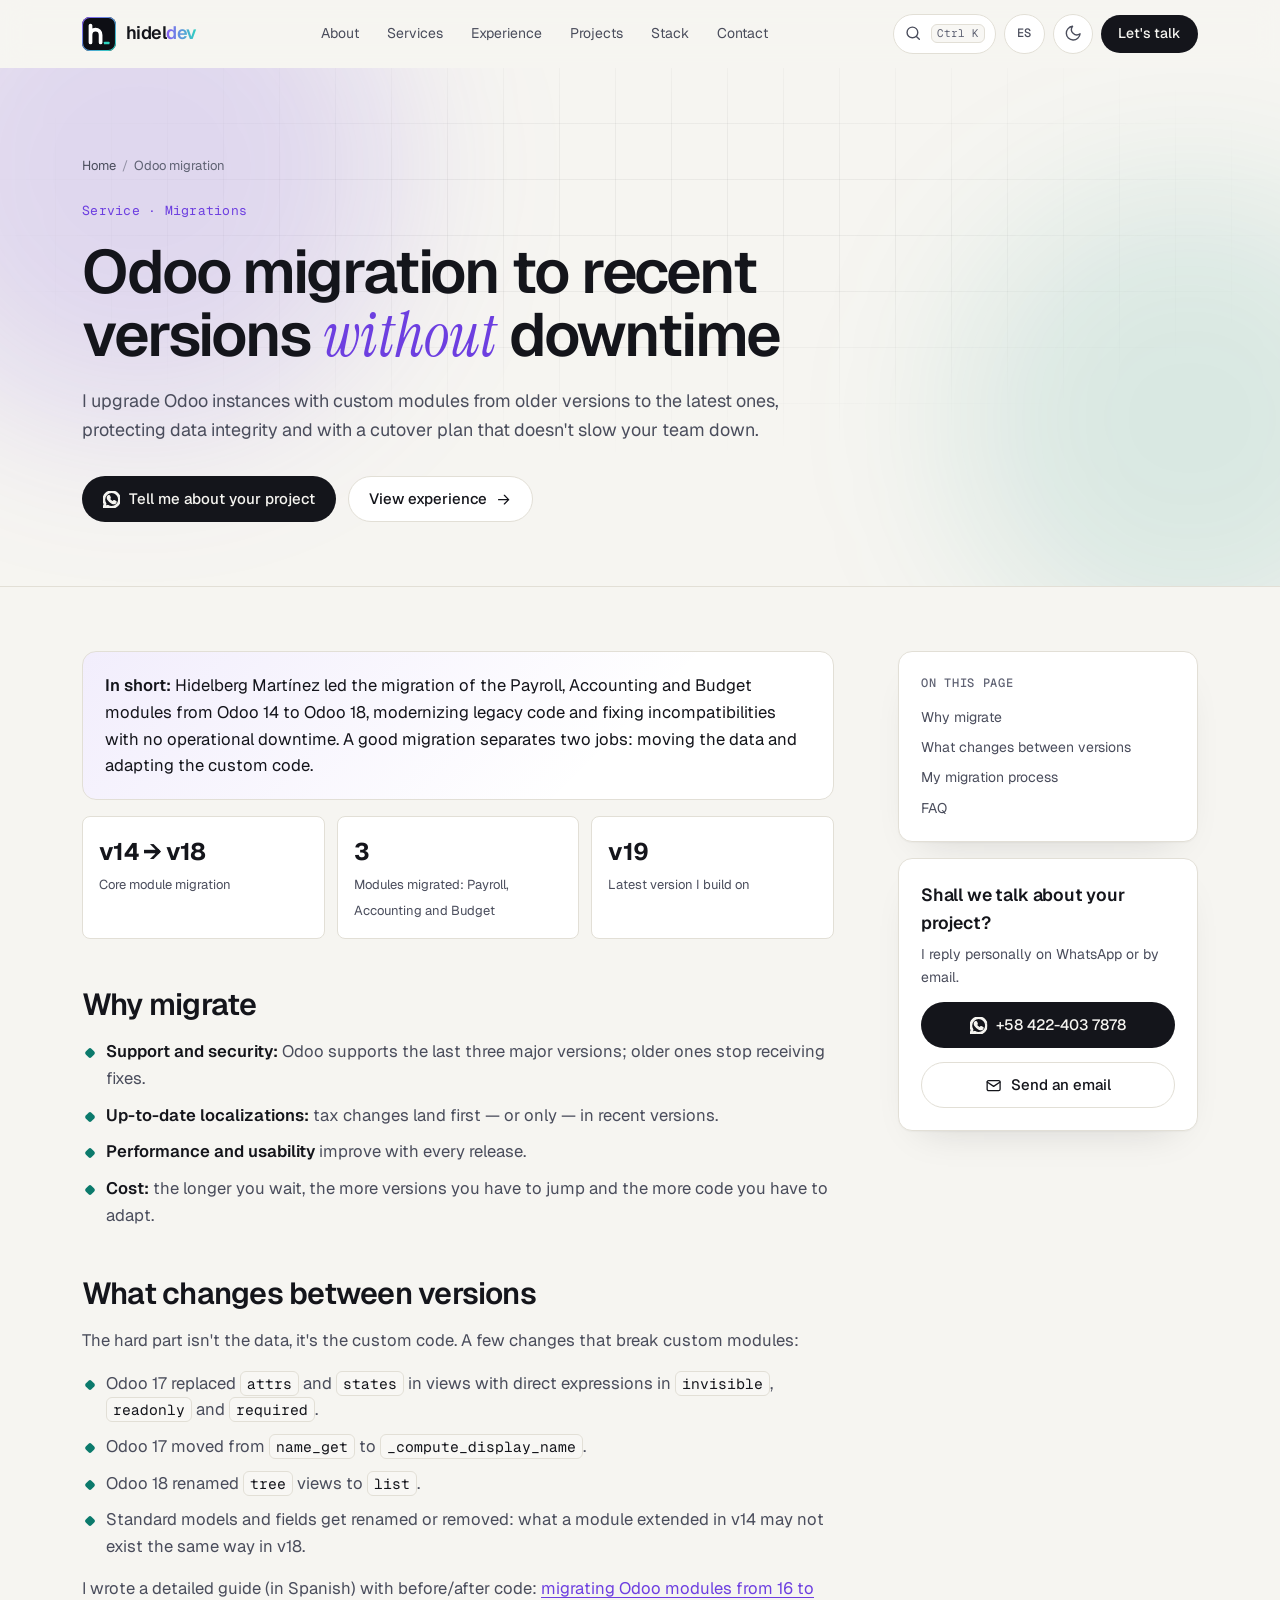
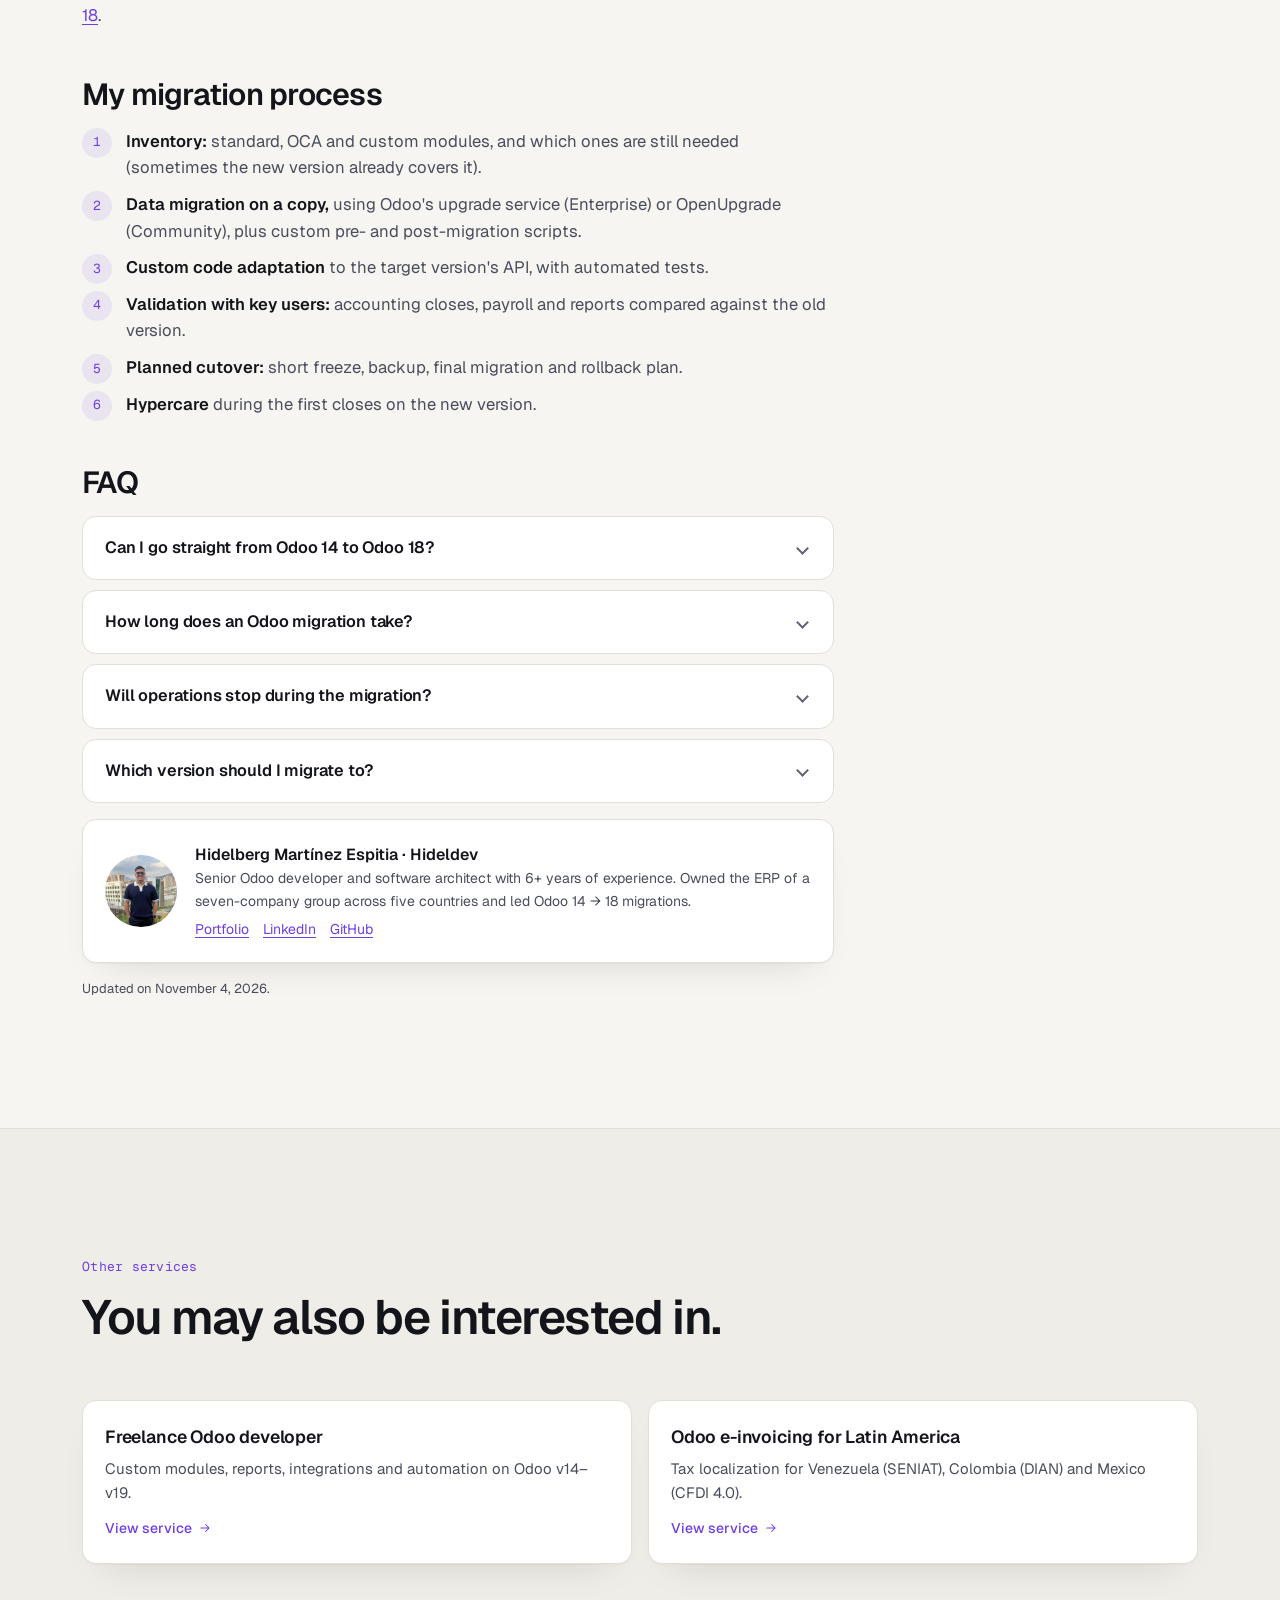
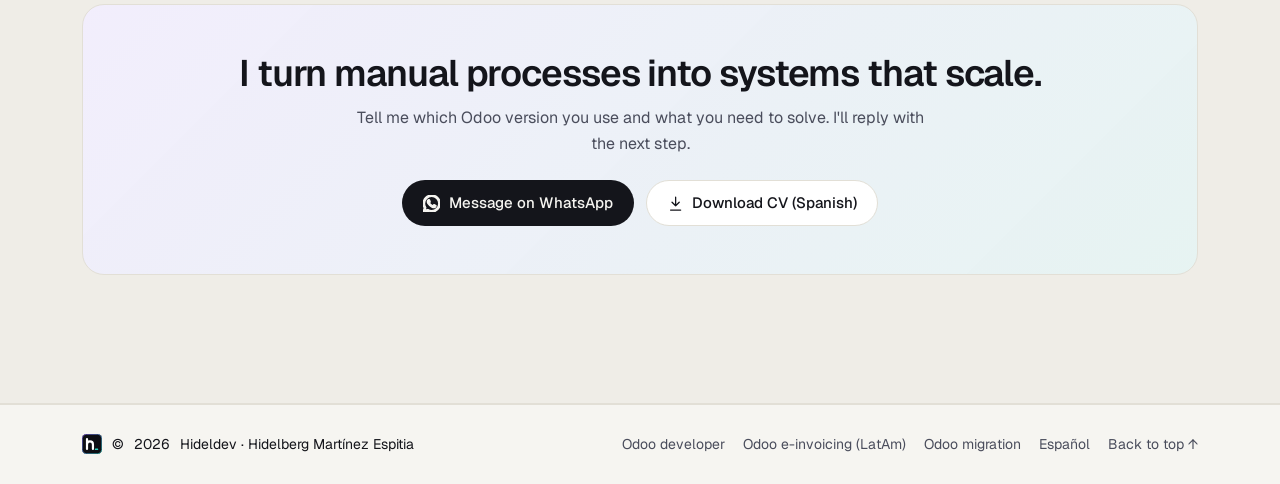
<file: en/odoo-migration/index.html>
<!doctype html>
<html lang="en" data-theme="dark">
<head>
  <meta charset="utf-8">
  <meta name="viewport" content="width=device-width, initial-scale=1">
  <title>Odoo Migration Without Downtime | Hideldev</title>
  <meta name="description" content="I upgrade Odoo from older versions (v14, v15, v16) to recent ones: data, custom modules and reports, with testing and a planned cutover.">
  <meta name="author" content="Hidelberg Martínez Espitia">
  <meta name="robots" content="index, follow, max-image-preview:large, max-snippet:-1">
  <meta name="theme-color" content="#0a0b10" media="(prefers-color-scheme: dark)">
  <meta name="theme-color" content="#f6f5f1" media="(prefers-color-scheme: light)">
  <link rel="canonical" href="https://hidel21.github.io/en/odoo-migration/">
  <link rel="alternate" hreflang="es" href="https://hidel21.github.io/migracion-odoo/">
  <link rel="alternate" hreflang="en" href="https://hidel21.github.io/en/odoo-migration/">
  <link rel="alternate" hreflang="x-default" href="https://hidel21.github.io/migracion-odoo/">
  <meta property="og:type" content="website">
  <meta property="og:locale" content="en_US">
  <meta property="og:url" content="https://hidel21.github.io/en/odoo-migration/">
  <meta property="og:site_name" content="Hideldev">
  <meta property="og:title" content="Odoo Migration Without Downtime | Hideldev">
  <meta property="og:description" content="I upgrade Odoo from older versions (v14, v15, v16) to recent ones: data, custom modules and reports, with testing and a planned cutover.">
  <meta property="og:image" content="https://hidel21.github.io/assets/img/brand/og-image.jpg">
  <meta property="og:image:width" content="1200">
  <meta property="og:image:height" content="630">
  <meta name="twitter:card" content="summary_large_image">
  <meta name="twitter:site" content="@Hidelberg21">
  <meta name="twitter:image" content="https://hidel21.github.io/assets/img/brand/og-image.jpg">

  <link rel="icon" href="/favicon.ico" sizes="48x48">
  <link rel="icon" href="/assets/img/favicon.svg" type="image/svg+xml">
  <link rel="apple-touch-icon" href="/apple-touch-icon.png">
  <link rel="manifest" href="/site.webmanifest">

  <link rel="preconnect" href="https://fonts.googleapis.com">
  <link rel="preconnect" href="https://fonts.gstatic.com" crossorigin>
  <link href="https://fonts.googleapis.com/css2?family=Geist:wght@400;500;600;700&family=Geist+Mono:wght@400;500&family=Instrument+Serif:ital@1&display=swap" rel="stylesheet">
  <link rel="stylesheet" href="/assets/css/styles.css">

  <script>
    (function () {
      var t = null;
      try { t = localStorage.getItem('theme'); } catch (e) {}
      if (t !== 'light' && t !== 'dark') {
        t = window.matchMedia && window.matchMedia('(prefers-color-scheme: light)').matches ? 'light' : 'dark';
      }
      document.documentElement.setAttribute('data-theme', t);
      document.documentElement.classList.add('js');
    })();
  </script>

  <script type="application/ld+json">
{
  "@context": "https://schema.org",
  "@graph": [
    {
      "@type": "WebPage",
      "@id": "https://hidel21.github.io/en/odoo-migration/#webpage",
      "url": "https://hidel21.github.io/en/odoo-migration/",
      "name": "Odoo Migration Without Downtime | Hideldev",
      "description": "I upgrade Odoo from older versions (v14, v15, v16) to recent ones: data, custom modules and reports, with testing and a planned cutover.",
      "inLanguage": "en",
      "isPartOf": {
        "@type": "WebSite",
        "@id": "https://hidel21.github.io/#website",
        "url": "https://hidel21.github.io/",
        "name": "Hideldev"
      },
      "about": {
        "@id": "https://hidel21.github.io/en/odoo-migration/#service"
      },
      "author": {
        "@id": "https://hidel21.github.io/#person"
      },
      "dateModified": "2026-11-04",
      "breadcrumb": {
        "@id": "https://hidel21.github.io/en/odoo-migration/#breadcrumb"
      },
      "primaryImageOfPage": {
        "@type": "ImageObject",
        "url": "https://hidel21.github.io/assets/img/brand/og-image.jpg"
      }
    },
    {
      "@type": "BreadcrumbList",
      "@id": "https://hidel21.github.io/en/odoo-migration/#breadcrumb",
      "itemListElement": [
        {
          "@type": "ListItem",
          "position": 1,
          "name": "Home",
          "item": "https://hidel21.github.io/en/"
        },
        {
          "@type": "ListItem",
          "position": 2,
          "name": "Odoo migration",
          "item": "https://hidel21.github.io/en/odoo-migration/"
        }
      ]
    },
    {
      "@type": "Service",
      "@id": "https://hidel21.github.io/en/odoo-migration/#service",
      "name": "Odoo migration to recent versions without downtime",
      "serviceType": "Odoo version migration and upgrade",
      "description": "I upgrade Odoo from older versions (v14, v15, v16) to recent ones: data, custom modules and reports, with testing and a planned cutover.",
      "url": "https://hidel21.github.io/en/odoo-migration/",
      "provider": {
        "@type": "Person",
        "@id": "https://hidel21.github.io/#person",
        "name": "Hidelberg Martínez Espitia",
        "url": "https://hidel21.github.io/",
        "sameAs": [
          "https://www.linkedin.com/in/hidelberg-martinez-espitia/",
          "https://github.com/hidel21"
        ]
      },
      "areaServed": [
        {
          "@type": "Country",
          "name": "Venezuela"
        },
        {
          "@type": "Country",
          "name": "Colombia"
        },
        {
          "@type": "Country",
          "name": "Mexico"
        },
        {
          "@type": "Country",
          "name": "Spain"
        },
        {
          "@type": "Country",
          "name": "United States"
        }
      ],
      "availableLanguage": [
        "es",
        "en"
      ]
    },
    {
      "@type": "FAQPage",
      "@id": "https://hidel21.github.io/en/odoo-migration/#faq",
      "mainEntity": [
        {
          "@type": "Question",
          "name": "Can I go straight from Odoo 14 to Odoo 18?",
          "acceptedAnswer": {
            "@type": "Answer",
            "text": "Yes. With Odoo's upgrade service (Enterprise) data can be moved in a single process; with OpenUpgrade (Community) you go version by version. Custom code always has to be adapted to the accumulated changes — which is what I did migrating Payroll, Accounting and Budget from v14 to v18."
          }
        },
        {
          "@type": "Question",
          "name": "How long does an Odoo migration take?",
          "acceptedAnswer": {
            "@type": "Answer",
            "text": "It depends on the number of custom modules, data volume and integrations. After the inventory I deliver a plan with phases and dates."
          }
        },
        {
          "@type": "Question",
          "name": "Will operations stop during the migration?",
          "acceptedAnswer": {
            "@type": "Answer",
            "text": "Not during development: everything runs on a copy of the database. There's only a short, scheduled cutover at the end."
          }
        },
        {
          "@type": "Question",
          "name": "Which version should I migrate to?",
          "acceptedAnswer": {
            "@type": "Answer",
            "text": "Usually the most recent one where the modules and tax localization you need are stable. I verify that during the assessment before recommending it."
          }
        }
      ]
    }
  ]
}
  </script>
</head>
<body>
  <!-- Sprite de iconos -->
  <svg width="0" height="0" style="position:absolute" aria-hidden="true">
    <defs>
      <linearGradient id="hd-ring" x1="0" y1="0" x2="1" y2="1"><stop offset="0" stop-color="#8b5cf6"/><stop offset="1" stop-color="#2dd4bf"/></linearGradient>
      <symbol id="i-github" viewBox="0 0 24 24"><path fill="currentColor" d="M12 .3a12 12 0 0 0-3.8 23.4c.6.1.8-.3.8-.6v-2c-3.3.7-4-1.6-4-1.6-.6-1.4-1.4-1.8-1.4-1.8-1-.7.1-.7.1-.7 1.2.1 1.8 1.2 1.8 1.2 1.1 1.8 2.8 1.3 3.5 1 0-.8.4-1.3.7-1.6-2.7-.3-5.5-1.3-5.5-5.9 0-1.3.5-2.4 1.2-3.2 0-.3-.5-1.5.2-3.2 0 0 1-.3 3.3 1.2a11.5 11.5 0 0 1 6 0C17.3 4.7 18.3 5 18.3 5c.7 1.7.2 2.9.1 3.2.8.8 1.2 1.9 1.2 3.2 0 4.6-2.8 5.6-5.5 5.9.5.4.9 1.1.9 2.2v3.3c0 .3.1.7.8.6A12 12 0 0 0 12 .3"/></symbol>
      <symbol id="i-linkedin" viewBox="0 0 24 24"><path fill="currentColor" d="M20.45 20.45h-3.55v-5.57c0-1.33-.03-3.04-1.85-3.04-1.85 0-2.14 1.45-2.14 2.94v5.67H9.35V9h3.41v1.56h.05c.48-.9 1.64-1.85 3.37-1.85 3.6 0 4.27 2.37 4.27 5.46v6.28zM5.34 7.43a2.06 2.06 0 1 1 0-4.13 2.06 2.06 0 0 1 0 4.13zM7.12 20.45H3.56V9h3.56v11.45zM22.22 0H1.77C.79 0 0 .77 0 1.73v20.54C0 23.23.79 24 1.77 24h20.45c.98 0 1.78-.77 1.78-1.73V1.73C24 .77 23.2 0 22.22 0z"/></symbol>
      <symbol id="i-whatsapp" viewBox="0 0 24 24"><path fill="currentColor" d="M17.47 14.38c-.3-.15-1.76-.87-2.03-.97-.27-.1-.47-.15-.67.15-.2.3-.77.97-.94 1.16-.17.2-.35.22-.64.08-.3-.15-1.26-.47-2.39-1.48-.88-.79-1.48-1.76-1.65-2.06-.17-.3-.02-.46.13-.6.13-.14.3-.35.45-.52.15-.18.2-.3.3-.5.1-.2.05-.38-.03-.52-.07-.15-.67-1.62-.91-2.21-.25-.58-.49-.5-.67-.51h-.57c-.2 0-.52.08-.8.37-.27.3-1.04 1.02-1.04 2.48 0 1.46 1.07 2.88 1.21 3.07.15.2 2.1 3.2 5.08 4.49.71.3 1.26.49 1.7.63.71.22 1.36.19 1.87.12.57-.09 1.76-.72 2-1.42.25-.7.25-1.29.18-1.41-.08-.13-.28-.2-.57-.35m-5.42 7.4h-.01a9.87 9.87 0 0 1-5.03-1.37l-.36-.22-3.74.99 1-3.65-.24-.38a9.86 9.86 0 0 1-1.51-5.26c0-5.45 4.44-9.88 9.89-9.88 2.64 0 5.12 1.03 6.99 2.9a9.82 9.82 0 0 1 2.89 7c0 5.45-4.44 9.88-9.88 9.88m8.41-18.3A11.82 11.82 0 0 0 12.05 0C5.5 0 .16 5.34.16 11.89c0 2.1.55 4.14 1.59 5.95L.06 24l6.3-1.65a11.88 11.88 0 0 0 5.69 1.45h.01c6.55 0 11.89-5.34 11.89-11.89a11.82 11.82 0 0 0-3.48-8.41z"/></symbol>
      <symbol id="i-arrow" viewBox="0 0 24 24"><path d="M5 12h14M13 6l6 6-6 6"/></symbol>
      <symbol id="i-external" viewBox="0 0 24 24"><path d="M7 17 17 7M8 7h9v9"/></symbol>
      <symbol id="i-download" viewBox="0 0 24 24"><path d="M12 3v12m-5-5 5 5 5-5M5 21h14"/></symbol>
      <symbol id="i-mail" viewBox="0 0 24 24"><rect x="3" y="5" width="18" height="14" rx="2"/><path d="m3 7 9 6 9-6"/></symbol>
      <symbol id="i-sun" viewBox="0 0 24 24"><circle cx="12" cy="12" r="4"/><path d="M12 2v2M12 20v2M4.9 4.9l1.4 1.4M17.7 17.7l1.4 1.4M2 12h2M20 12h2M4.9 19.1l1.4-1.4M17.7 6.3l1.4-1.4"/></symbol>
      <symbol id="i-moon" viewBox="0 0 24 24"><path d="M21 12.8A9 9 0 1 1 11.2 3a7 7 0 0 0 9.8 9.8z"/></symbol>
      <symbol id="i-search" viewBox="0 0 24 24"><circle cx="11" cy="11" r="7"/><path d="m20 20-3.5-3.5"/></symbol>
      <symbol id="i-copy" viewBox="0 0 24 24"><rect x="9" y="9" width="12" height="12" rx="2"/><path d="M5 15H4a1 1 0 0 1-1-1V4a1 1 0 0 1 1-1h10a1 1 0 0 1 1 1v1"/></symbol>
      <symbol id="i-check" viewBox="0 0 24 24"><path d="M20 6 9 17l-5-5"/></symbol>
      <symbol id="i-menu" viewBox="0 0 24 24"><path d="M4 7h16M4 12h16M4 17h16"/></symbol>
      <symbol id="i-close" viewBox="0 0 24 24"><path d="M18 6 6 18M6 6l12 12"/></symbol>
      <symbol id="i-pin" viewBox="0 0 24 24"><path d="M12 21s-7-6.1-7-11a7 7 0 0 1 14 0c0 4.9-7 11-7 11z"/><circle cx="12" cy="10" r="2.5"/></symbol>
      <symbol id="i-erp" viewBox="0 0 24 24"><path d="M21 8 12 3 3 8v8l9 5 9-5z"/><path d="m3 8 9 5 9-5M12 13v8"/></symbol>
      <symbol id="i-receipt" viewBox="0 0 24 24"><path d="M5 3h14v18l-3-2-2 2-2-2-2 2-2-2-3 2z"/><path d="M9 8h6M9 12h6M9 16h3"/></symbol>
      <symbol id="i-plug" viewBox="0 0 24 24"><path d="M9 2v6M15 2v6M6 8h12v4a6 6 0 0 1-12 0zM12 18v4"/></symbol>
      <symbol id="i-layers" viewBox="0 0 24 24"><path d="m12 2 10 5-10 5L2 7z"/><path d="m2 12 10 5 10-5M2 17l10 5 10-5"/></symbol>
      <symbol id="i-sparkles" viewBox="0 0 24 24"><path d="m12 3 1.8 4.7 4.7 1.8-4.7 1.8L12 16l-1.8-4.7-4.7-1.8 4.7-1.8z"/><path d="m19 15 .8 2.2 2.2.8-2.2.8L19 21l-.8-2.2L16 18l2.2-.8z"/></symbol>
      <symbol id="i-chart" viewBox="0 0 24 24"><path d="M3 3v18h18"/><path d="m7 15 4-4 3 3 5-6"/></symbol>
      <symbol id="i-code" viewBox="0 0 24 24"><path d="m8 7-5 5 5 5M16 7l5 5-5 5"/></symbol>
      <symbol id="i-star" viewBox="0 0 24 24"><path d="m12 3 2.8 5.7 6.2.9-4.5 4.4 1 6.2-5.5-2.9-5.5 2.9 1-6.2L3 9.6l6.2-.9z"/></symbol>
      <symbol id="i-repo" viewBox="0 0 24 24"><path d="M6 3v12"/><circle cx="18" cy="6" r="3"/><circle cx="6" cy="18" r="3"/><path d="M18 9a9 9 0 0 1-9 9"/></symbol>
      <symbol id="i-cap" viewBox="0 0 24 24"><path d="m2 9 10-5 10 5-10 5z"/><path d="M6 11v5c0 1.5 2.7 3 6 3s6-1.5 6-3v-5"/></symbol>
      <symbol id="i-award" viewBox="0 0 24 24"><circle cx="12" cy="9" r="6"/><path d="m8.5 14-1.5 8 5-3 5 3-1.5-8"/></symbol>
      <symbol id="i-globe" viewBox="0 0 24 24"><circle cx="12" cy="12" r="9"/><path d="M3 12h18M12 3a14 14 0 0 1 0 18M12 3a14 14 0 0 0 0 18"/></symbol>
      <symbol id="i-send" viewBox="0 0 24 24"><path d="m22 2-7 20-4-9-9-4z"/><path d="M22 2 11 13"/></symbol>
      <symbol id="i-codepen" viewBox="0 0 24 24"><path d="m12 2 10 6.5v7L12 22 2 15.5v-7z"/><path d="M12 22v-6.5M22 8.5l-10 7-10-7M2 15.5l10-7 10 7M12 2v6.5"/></symbol>
    </defs>
  </svg>

  <a class="skip-link" href="#main">Skip to content</a>
  <div class="scroll-progress" aria-hidden="true"><span></span></div>

  <header class="site-header" id="top">
    <div class="container header-inner">
      <a href="/en/" class="brand" aria-label="Hideldev — home">
        <svg class="brand-mark" viewBox="0 0 512 512" aria-hidden="true">
          <rect width="512" height="512" rx="116" fill="#0d0e14"/>
          <rect x="8" y="8" width="496" height="496" rx="108" fill="none" stroke="url(#hd-ring)" stroke-width="16"/>
          <path d="M128 128V384M128 270c0-46 34-80 76-80s76 34 76 80v114" fill="none" stroke="#fff" stroke-width="56" stroke-linecap="round" stroke-linejoin="round"/>
          <rect class="brand-cursor" x="330" y="372" width="84" height="40" rx="10" fill="#2dd4bf"/>
        </svg>
        <span class="brand-text">hidel<span class="brand-dev">dev</span></span>
      </a>

      <nav class="main-nav" id="main-nav" aria-label="Main">
        <ul>
          <li><a href="/en/#sobre-mi">About</a></li>
          <li><a href="/en/#servicios">Services</a></li>
          <li><a href="/en/#experiencia">Experience</a></li>
          <li><a href="/en/#proyectos">Projects</a></li>
          <li><a href="/en/#stack">Stack</a></li>
          <li><a href="/en/#contacto">Contact</a></li>
        </ul>
      </nav>

      <div class="header-actions">
        <button class="icon-btn cmdk-trigger" type="button" data-open-palette aria-label="Open command palette (Ctrl + K)">
          <svg class="ico"><use href="#i-search"/></svg>
          <kbd class="kbd-hint" aria-hidden="true">Ctrl K</kbd>
        </button>
        <a class="icon-btn lang-switch" href="/migracion-odoo/" hreflang="es" lang="es" aria-label="Versión en español">ES</a>
        <button class="icon-btn" type="button" id="theme-toggle" aria-label="Switch to light theme">
          <svg class="ico ico-sun"><use href="#i-sun"/></svg>
          <svg class="ico ico-moon"><use href="#i-moon"/></svg>
        </button>
        <a class="btn btn-primary btn-sm header-cta" href="/en/#contacto">Let's talk</a>
        <button class="icon-btn menu-toggle" type="button" aria-controls="main-nav" aria-expanded="false" aria-label="Open menu">
          <svg class="ico ico-menu"><use href="#i-menu"/></svg>
          <svg class="ico ico-close"><use href="#i-close"/></svg>
        </button>
      </div>
    </div>
  </header>

  <main id="main">
    <section class="page-hero" aria-labelledby="page-title">
      <div class="hero-bg" aria-hidden="true">
        <div class="grid-bg"></div>
        <div class="glow glow-a"></div>
        <div class="glow glow-b"></div>
      </div>
      <div class="container">
        <nav class="breadcrumb" aria-label="Breadcrumb">
          <ol>
            <li><a href="/en/">Home</a></li>
            <li aria-current="page">Odoo migration</li>
          </ol>
        </nav>
        <p class="section-kicker" style="margin-top:24px">Service · Migrations</p>
        <h1 id="page-title" class="page-title">Odoo migration to recent versions <em>without</em> downtime</h1>
        <p class="page-lead">I upgrade Odoo instances with custom modules from older versions to the latest ones, protecting data integrity and with a cutover plan that doesn't slow your team down.</p>
        <div class="hero-ctas">
          <a class="btn btn-primary" href="https://wa.me/584224037878?text=Hi%20Hidelberg%2C%20I%20saw%20your%20Odoo%20migration%20page%20and%20want%20to%20upgrade%20my%20version." target="_blank" rel="noopener"><svg class="ico"><use href="#i-whatsapp"/></svg> Tell me about your project</a>
          <a class="btn btn-ghost" href="/en/#experiencia">View experience <svg class="ico"><use href="#i-arrow"/></svg></a>
        </div>
      </div>
    </section>

    <section class="section">
      <div class="container article-layout">
        <article class="article">
          <div class="answer-box"><p><strong>In short:</strong> Hidelberg Martínez led the migration of the Payroll, Accounting and Budget modules from Odoo 14 to Odoo 18, modernizing legacy code and fixing incompatibilities with no operational downtime. A good migration separates two jobs: moving the data and adapting the custom code.</p></div>
          <div class="fact-grid">
              <div><b>v14 → v18</b><span>Core module migration</span></div>
              <div><b>3</b><span>Modules migrated: Payroll, Accounting and Budget</span></div>
              <div><b>v19</b><span>Latest version I build on</span></div>
          </div>

            <h2 id="why">Why migrate</h2>
            <ul>
              <li><strong>Support and security:</strong> Odoo supports the last three major versions; older ones stop receiving fixes.</li>
              <li><strong>Up-to-date localizations:</strong> tax changes land first — or only — in recent versions.</li>
              <li><strong>Performance and usability</strong> improve with every release.</li>
              <li><strong>Cost:</strong> the longer you wait, the more versions you have to jump and the more code you have to adapt.</li>
            </ul>

            <h2 id="changes">What changes between versions</h2>
            <p>The hard part isn't the data, it's the custom code. A few changes that break custom modules:</p>
            <ul>
              <li>Odoo 17 replaced <code>attrs</code> and <code>states</code> in views with direct expressions in <code>invisible</code>, <code>readonly</code> and <code>required</code>.</li>
              <li>Odoo 17 moved from <code>name_get</code> to <code>_compute_display_name</code>.</li>
              <li>Odoo 18 renamed <code>tree</code> views to <code>list</code>.</li>
              <li>Standard models and fields get renamed or removed: what a module extended in v14 may not exist the same way in v18.</li>
            </ul>
            <p>I wrote a detailed guide (in Spanish) with before/after code: <a href="/blog/migrar-modulos-odoo-16-a-18/">migrating Odoo modules from 16 to 18</a>.</p>

            <h2 id="process">My migration process</h2>
            <ol>
              <li><strong>Inventory:</strong> standard, OCA and custom modules, and which ones are still needed (sometimes the new version already covers it).</li>
              <li><strong>Data migration on a copy,</strong> using Odoo's upgrade service (Enterprise) or OpenUpgrade (Community), plus custom pre- and post-migration scripts.</li>
              <li><strong>Custom code adaptation</strong> to the target version's API, with automated tests.</li>
              <li><strong>Validation with key users:</strong> accounting closes, payroll and reports compared against the old version.</li>
              <li><strong>Planned cutover:</strong> short freeze, backup, final migration and rollback plan.</li>
              <li><strong>Hypercare</strong> during the first closes on the new version.</li>
            </ol>

          <h2 id="faq">FAQ</h2>
          <div class="faq">
          <details>
            <summary>Can I go straight from Odoo 14 to Odoo 18?</summary>
            <div class="faq-a"><p>Yes. With Odoo's upgrade service (Enterprise) data can be moved in a single process; with OpenUpgrade (Community) you go version by version. Custom code always has to be adapted to the accumulated changes — which is what I did migrating Payroll, Accounting and Budget from v14 to v18.</p></div>
          </details>
          <details>
            <summary>How long does an Odoo migration take?</summary>
            <div class="faq-a"><p>It depends on the number of custom modules, data volume and integrations. After the inventory I deliver a plan with phases and dates.</p></div>
          </details>
          <details>
            <summary>Will operations stop during the migration?</summary>
            <div class="faq-a"><p>Not during development: everything runs on a copy of the database. There's only a short, scheduled cutover at the end.</p></div>
          </details>
          <details>
            <summary>Which version should I migrate to?</summary>
            <div class="faq-a"><p>Usually the most recent one where the modules and tax localization you need are stable. I verify that during the assessment before recommending it.</p></div>
          </details>
          </div>

          <aside class="author card" aria-label="About the author">
            <img src="/assets/img/hidelberg-400.jpg" width="72" height="72" alt="Hidelberg Martínez" loading="lazy">
            <div>
              <strong>Hidelberg Martínez Espitia · Hideldev</strong>
              <p>Senior Odoo developer and software architect with 6+ years of experience. Owned the ERP of a seven-company group across five countries and led Odoo 14 → 18 migrations.</p>
              <p class="author-links"><a href="/en/">Portfolio</a><a href="https://www.linkedin.com/in/hidelberg-martinez-espitia/" rel="noopener" target="_blank">LinkedIn</a><a href="https://github.com/hidel21" rel="noopener" target="_blank">GitHub</a></p>
            </div>
          </aside>
          <p class="muted" style="font-size:13px">Updated on <time datetime="2026-11-04">November 4, 2026</time>.</p>
        </article>

        <aside class="aside">
          <nav class="card toc" aria-label="On this page">
            <h2>On this page</h2>
            <ol>
              <li><a href="#why">Why migrate</a></li>
              <li><a href="#changes">What changes between versions</a></li>
              <li><a href="#process">My migration process</a></li>
              <li><a href="#faq">FAQ</a></li>
            </ol>
          </nav>
          <div class="card cta-card">
            <h2>Shall we talk about your project?</h2>
            <p>I reply personally on WhatsApp or by email.</p>
            <a class="btn btn-primary" href="https://wa.me/584224037878?text=Hi%20Hidelberg%2C%20I%20saw%20your%20Odoo%20migration%20page%20and%20want%20to%20upgrade%20my%20version." target="_blank" rel="noopener"><svg class="ico"><use href="#i-whatsapp"/></svg> +58 422-403 7878</a>
            <a class="btn btn-ghost" href="mailto:hidelmartinez21@gmail.com"><svg class="ico"><use href="#i-mail"/></svg> Send an email</a>
          </div>
        </aside>
      </div>
    </section>

    <section class="section section-alt" aria-labelledby="related-title">
      <div class="container">
        <header class="section-head">
          <p class="section-kicker">Other services</p>
          <h2 id="related-title" class="section-title">You may also be interested in.</h2>
        </header>
        <div class="related">
          <a class="card spotlight" href="/en/odoo-developer/">
            <h3>Freelance Odoo developer</h3>
            <p>Custom modules, reports, integrations and automation on Odoo v14–v19.</p>
            <span class="service-link">View service <svg class="ico"><use href="#i-arrow"/></svg></span>
          </a>
          <a class="card spotlight" href="/en/odoo-e-invoicing-latam/">
            <h3>Odoo e-invoicing for Latin America</h3>
            <p>Tax localization for Venezuela (SENIAT), Colombia (DIAN) and Mexico (CFDI 4.0).</p>
            <span class="service-link">View service <svg class="ico"><use href="#i-arrow"/></svg></span>
          </a>
        </div>
        <div class="cta-band" style="margin-top:40px">
          <h2>I turn manual processes into systems that scale.</h2>
          <p>Tell me which Odoo version you use and what you need to solve. I'll reply with the next step.</p>
          <div class="hero-ctas">
            <a class="btn btn-primary" href="https://wa.me/584224037878?text=Hi%20Hidelberg%2C%20I%20saw%20your%20Odoo%20migration%20page%20and%20want%20to%20upgrade%20my%20version." target="_blank" rel="noopener"><svg class="ico"><use href="#i-whatsapp"/></svg> Message on WhatsApp</a>
            <a class="btn btn-ghost" href="/assets/cv/Hidelberg-Martinez-CV.pdf" download><svg class="ico"><use href="#i-download"/></svg> Download CV (Spanish)</a>
          </div>
        </div>
      </div>
    </section>
  </main>

  <footer class="site-footer">
    <div class="container footer-inner">
      <p class="footer-brand"><img src="/assets/img/brand/hideldev-icon.svg" width="20" height="20" alt=""> © <span id="year">2026</span> Hideldev · Hidelberg Martínez Espitia</p>
      <nav class="footer-links" aria-label="Services">
        <a href="/en/odoo-developer/">Odoo developer</a>
        <a href="/en/odoo-e-invoicing-latam/">Odoo e-invoicing (LatAm)</a>
        <a href="/en/odoo-migration/">Odoo migration</a>
        <a href="/">Español</a>
        <a href="#top">Back to top ↑</a>
      </nav>
    </div>
  </footer>

  <!-- Command palette -->
  <dialog class="palette" id="palette" aria-label="Command palette">
    <div class="palette-box">
      <div class="palette-search">
        <svg class="ico"><use href="#i-search"/></svg>
        <input type="text" id="palette-input" placeholder="Search a section or action…" autocomplete="off"
               role="combobox" aria-expanded="true" aria-controls="palette-list" aria-autocomplete="list">
        <kbd>Esc</kbd>
      </div>
      <ul class="palette-list" id="palette-list" role="listbox" aria-label="Results"></ul>
      <div class="palette-foot"><span><kbd>↑</kbd><kbd>↓</kbd> navigate</span><span><kbd>Enter</kbd> open</span></div>
    </div>
  </dialog>

  <div class="toast" id="toast" role="status" aria-live="polite"></div>

  <script src="/assets/js/main.js" defer></script>
</body>
</html>
</file>
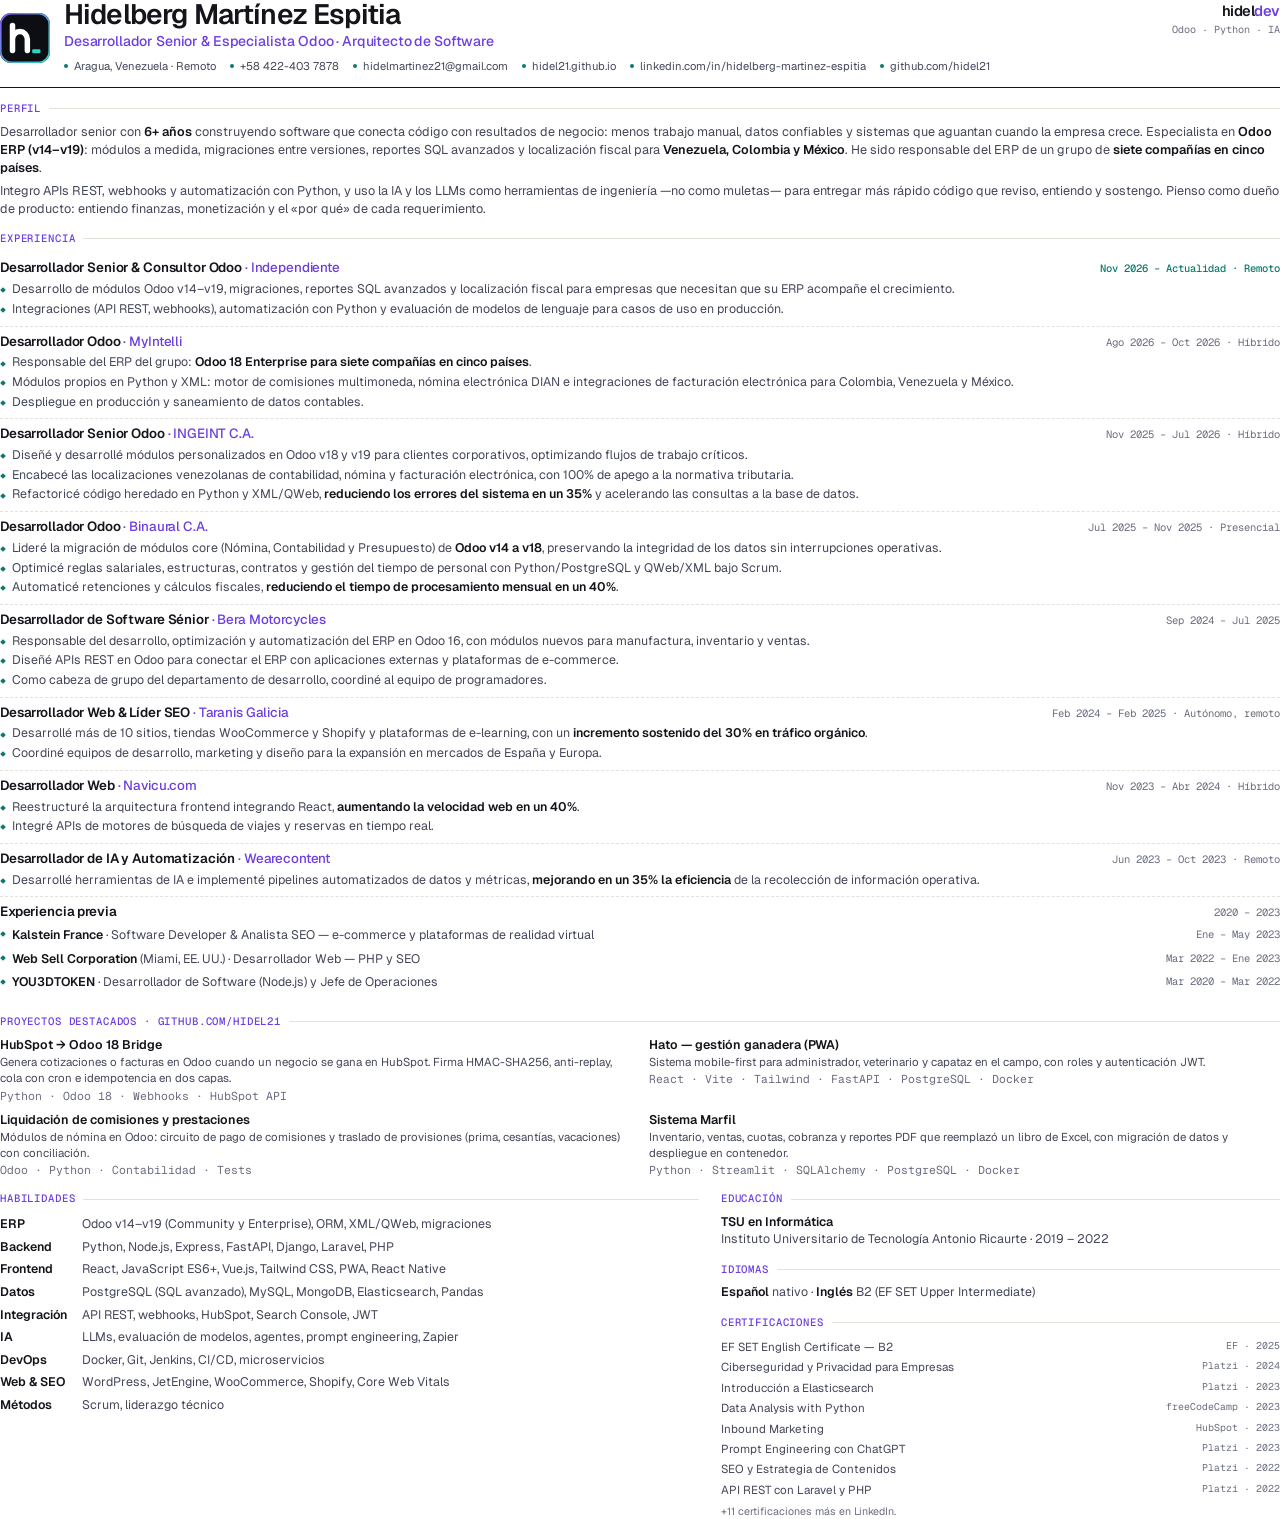
<file: assets/cv/cv.html>
<!doctype html>
<html lang="es">
<head>
<meta charset="utf-8">
<meta name="robots" content="noindex">
<link href="https://fonts.googleapis.com/css2?family=Geist:wght@400;500;600&family=Geist+Mono:wght@400;500&display=block" rel="stylesheet">
<title>CV · Hidelberg Martínez Espitia · Hideldev</title>
<style>
  @page { size: A4; margin: 13mm 14mm 12mm; }
  :root { --ink: #14151b; --ink-2: #44475a; --ink-3: #6b6e80; --line: #e3e1da; --violet: #6d3fe0; --teal: #0b7a6c; }
  * { box-sizing: border-box; margin: 0; padding: 0; }
  html { -webkit-print-color-adjust: exact; print-color-adjust: exact; }
  body { font-family: "Geist", sans-serif; font-size: 9.3pt; line-height: 1.42; color: var(--ink-2); }
  ul { list-style: none; }
  a { color: inherit; text-decoration: none; }
  strong { color: var(--ink); font-weight: 600; }

  /* Encabezado */
  .head { display: flex; gap: 14px; align-items: center; padding-bottom: 12px; border-bottom: 1.5px solid var(--ink); }
  .logo { width: 50px; height: 50px; flex: none; }
  .who { flex: 1; }
  h1 { font-size: 21pt; line-height: 1.05; letter-spacing: -.03em; color: var(--ink); font-weight: 600; }
  .role { margin-top: 3px; font-size: 10.5pt; font-weight: 500; color: var(--violet); letter-spacing: -.01em; }
  .contact { margin-top: 7px; display: flex; flex-wrap: wrap; gap: 2px 14px; font-size: 8.4pt; color: var(--ink-2); }
  .contact span::before { content: ""; display: inline-block; width: 4px; height: 4px; border-radius: 50%; background: var(--teal); margin-right: 6px; vertical-align: 2px; }
  .brand { text-align: right; font-family: "Geist Mono", monospace; font-size: 7.6pt; color: var(--ink-3); line-height: 1.5; align-self: flex-start; }
  .brand b { display: block; font-family: "Geist", sans-serif; font-size: 11pt; color: var(--ink); letter-spacing: -.03em; font-weight: 600; }
  .brand b i { font-style: normal; color: var(--violet); }

  /* Secciones */
  section { margin-top: 13px; }
  h2 {
    display: flex; align-items: center; gap: 8px;
    font-family: "Geist Mono", monospace; font-size: 8pt; font-weight: 500; letter-spacing: .08em; text-transform: uppercase;
    color: var(--violet); margin-bottom: 7px;
  }
  h2::after { content: ""; flex: 1; height: 1px; background: var(--line); }
  .summary { font-size: 9.5pt; color: var(--ink-2); }
  .summary p + p { margin-top: 5px; }

  /* Experiencia */
  .job { break-inside: avoid; padding: 6px 0 7px; }
  .job + .job { border-top: 1px dashed var(--line); }
  .job-top { display: flex; justify-content: space-between; gap: 12px; align-items: baseline; }
  .job h3 { font-size: 10pt; font-weight: 600; color: var(--ink); letter-spacing: -.01em; }
  .job h3 span { font-weight: 500; color: var(--violet); }
  .when { font-family: "Geist Mono", monospace; font-size: 7.9pt; color: var(--ink-3); white-space: nowrap; }
  .now { color: var(--teal); font-weight: 500; }
  .job ul { margin-top: 3px; }
  .job li { position: relative; padding-left: 12px; margin-top: 2px; }
  .job li::before { content: ""; position: absolute; left: 1px; top: .58em; width: 4px; height: 4px; transform: rotate(45deg); background: var(--teal); }
  .stack { margin-top: 3px; font-family: "Geist Mono", monospace; font-size: 7.5pt; color: var(--ink-3); }
  .prev li { display: flex; justify-content: space-between; gap: 12px; padding: 2px 0 2px 12px; }

  /* Proyectos */
  .projects { display: grid; grid-template-columns: 1fr 1fr; gap: 7px 18px; }
  .project { break-inside: avoid; }
  .project h3 { font-size: 9.4pt; font-weight: 600; color: var(--ink); }
  .project p { font-size: 8.6pt; }
  .project .stack { margin-top: 1px; }

  /* Cuadrícula final */
  .cols { display: grid; grid-template-columns: 1.25fr 1fr; gap: 0 22px; }
  .skills li { display: grid; grid-template-columns: 74px 1fr; gap: 8px; padding: 2.5px 0; }
  .certs li { display: flex; justify-content: space-between; gap: 10px; padding: 2px 0; font-size: 8.7pt; }
  .certs li span { font-family: "Geist Mono", monospace; font-size: 7.4pt; color: var(--ink-3); white-space: nowrap; }
  .note { margin-top: 4px; font-size: 8pt; color: var(--ink-3); }
  .avoid { break-inside: avoid; }
</style>
</head>
<body>

<header class="head">
  <svg class="logo" viewBox="0 0 512 512" aria-hidden="true">
    <defs><linearGradient id="r" x1="0" y1="0" x2="1" y2="1"><stop offset="0" stop-color="#8b5cf6"/><stop offset="1" stop-color="#2dd4bf"/></linearGradient></defs>
    <rect width="512" height="512" rx="116" fill="#0d0e14"/>
    <rect x="8" y="8" width="496" height="496" rx="108" fill="none" stroke="url(#r)" stroke-width="16"/>
    <path d="M128 128V384M128 270c0-46 34-80 76-80s76 34 76 80v114" fill="none" stroke="#fff" stroke-width="56" stroke-linecap="round" stroke-linejoin="round"/>
    <rect x="330" y="372" width="84" height="40" rx="10" fill="#2dd4bf"/>
  </svg>
  <div class="who">
    <h1>Hidelberg Martínez Espitia</h1>
    <p class="role">Desarrollador Senior & Especialista Odoo · Arquitecto de Software</p>
    <p class="contact">
      <span>Aragua, Venezuela · Remoto</span>
      <span><a href="tel:+584224037878">+58 422-403 7878</a></span>
      <span><a href="mailto:hidelmartinez21@gmail.com">hidelmartinez21@gmail.com</a></span>
      <span><a href="https://hidel21.github.io/">hidel21.github.io</a></span>
      <span><a href="https://www.linkedin.com/in/hidelberg-martinez-espitia/">linkedin.com/in/hidelberg-martinez-espitia</a></span>
      <span><a href="https://github.com/hidel21">github.com/hidel21</a></span>
    </p>
  </div>
  <div class="brand"><b>hidel<i>dev</i></b>Odoo · Python · IA</div>
</header>

<section>
  <h2>Perfil</h2>
  <div class="summary">
    <p>Desarrollador senior con <strong>6+ años</strong> construyendo software que conecta código con resultados de negocio: menos trabajo manual, datos confiables y sistemas que aguantan cuando la empresa crece. Especialista en <strong>Odoo ERP (v14–v19)</strong>: módulos a medida, migraciones entre versiones, reportes SQL avanzados y localización fiscal para <strong>Venezuela, Colombia y México</strong>. He sido responsable del ERP de un grupo de <strong>siete compañías en cinco países</strong>.</p>
    <p>Integro APIs REST, webhooks y automatización con Python, y uso la IA y los LLMs como herramientas de ingeniería —no como muletas— para entregar más rápido código que reviso, entiendo y sostengo. Pienso como dueño de producto: entiendo finanzas, monetización y el «por qué» de cada requerimiento.</p>
  </div>
</section>

<section>
  <h2>Experiencia</h2>

  <div class="job">
    <div class="job-top"><h3>Desarrollador Senior & Consultor Odoo <span>· Independiente</span></h3><span class="when now">Nov 2026 – Actualidad · Remoto</span></div>
    <ul>
      <li>Desarrollo de módulos Odoo v14–v19, migraciones, reportes SQL avanzados y localización fiscal para empresas que necesitan que su ERP acompañe el crecimiento.</li>
      <li>Integraciones (API REST, webhooks), automatización con Python y evaluación de modelos de lenguaje para casos de uso en producción.</li>
    </ul>
  </div>

  <div class="job">
    <div class="job-top"><h3>Desarrollador Odoo <span>· MyIntelli</span></h3><span class="when">Ago 2026 – Oct 2026 · Híbrido</span></div>
    <ul>
      <li>Responsable del ERP del grupo: <strong>Odoo 18 Enterprise para siete compañías en cinco países</strong>.</li>
      <li>Módulos propios en Python y XML: motor de comisiones multimoneda, nómina electrónica DIAN e integraciones de facturación electrónica para Colombia, Venezuela y México.</li>
      <li>Despliegue en producción y saneamiento de datos contables.</li>
    </ul>
  </div>

  <div class="job">
    <div class="job-top"><h3>Desarrollador Senior Odoo <span>· INGEINT C.A.</span></h3><span class="when">Nov 2025 – Jul 2026 · Híbrido</span></div>
    <ul>
      <li>Diseñé y desarrollé módulos personalizados en Odoo v18 y v19 para clientes corporativos, optimizando flujos de trabajo críticos.</li>
      <li>Encabecé las localizaciones venezolanas de contabilidad, nómina y facturación electrónica, con 100% de apego a la normativa tributaria.</li>
      <li>Refactoricé código heredado en Python y XML/QWeb, <strong>reduciendo los errores del sistema en un 35%</strong> y acelerando las consultas a la base de datos.</li>
    </ul>
  </div>

  <div class="job">
    <div class="job-top"><h3>Desarrollador Odoo <span>· Binaural C.A.</span></h3><span class="when">Jul 2025 – Nov 2025 · Presencial</span></div>
    <ul>
      <li>Lideré la migración de módulos core (Nómina, Contabilidad y Presupuesto) de <strong>Odoo v14 a v18</strong>, preservando la integridad de los datos sin interrupciones operativas.</li>
      <li>Optimicé reglas salariales, estructuras, contratos y gestión del tiempo de personal con Python/PostgreSQL y QWeb/XML bajo Scrum.</li>
      <li>Automaticé retenciones y cálculos fiscales, <strong>reduciendo el tiempo de procesamiento mensual en un 40%</strong>.</li>
    </ul>
  </div>

  <div class="job">
    <div class="job-top"><h3>Desarrollador de Software Sénior <span>· Bera Motorcycles</span></h3><span class="when">Sep 2024 – Jul 2025</span></div>
    <ul>
      <li>Responsable del desarrollo, optimización y automatización del ERP en Odoo 16, con módulos nuevos para manufactura, inventario y ventas.</li>
      <li>Diseñé APIs REST en Odoo para conectar el ERP con aplicaciones externas y plataformas de e-commerce.</li>
      <li>Como cabeza de grupo del departamento de desarrollo, coordiné al equipo de programadores.</li>
    </ul>
  </div>

  <div class="job">
    <div class="job-top"><h3>Desarrollador Web & Líder SEO <span>· Taranis Galicia</span></h3><span class="when">Feb 2024 – Feb 2025 · Autónomo, remoto</span></div>
    <ul>
      <li>Desarrollé más de 10 sitios, tiendas WooCommerce y Shopify y plataformas de e-learning, con un <strong>incremento sostenido del 30% en tráfico orgánico</strong>.</li>
      <li>Coordiné equipos de desarrollo, marketing y diseño para la expansión en mercados de España y Europa.</li>
    </ul>
  </div>

  <div class="job">
    <div class="job-top"><h3>Desarrollador Web <span>· Navicu.com</span></h3><span class="when">Nov 2023 – Abr 2024 · Híbrido</span></div>
    <ul>
      <li>Reestructuré la arquitectura frontend integrando React, <strong>aumentando la velocidad web en un 40%</strong>.</li>
      <li>Integré APIs de motores de búsqueda de viajes y reservas en tiempo real.</li>
    </ul>
  </div>

  <div class="job">
    <div class="job-top"><h3>Desarrollador de IA y Automatización <span>· Wearecontent</span></h3><span class="when">Jun 2023 – Oct 2023 · Remoto</span></div>
    <ul>
      <li>Desarrollé herramientas de IA e implementé pipelines automatizados de datos y métricas, <strong>mejorando en un 35% la eficiencia</strong> de la recolección de información operativa.</li>
    </ul>
  </div>

  <div class="job">
    <div class="job-top"><h3>Experiencia previa</h3><span class="when">2020 – 2023</span></div>
    <ul class="prev">
      <li><span><strong>Kalstein France</strong> · Software Developer & Analista SEO — e-commerce y plataformas de realidad virtual</span><span class="when">Ene – May 2023</span></li>
      <li><span><strong>Web Sell Corporation</strong> (Miami, EE. UU.) · Desarrollador Web — PHP y SEO</span><span class="when">Mar 2022 – Ene 2023</span></li>
      <li><span><strong>YOU3DTOKEN</strong> · Desarrollador de Software (Node.js) y Jefe de Operaciones</span><span class="when">Mar 2020 – Mar 2022</span></li>
    </ul>
  </div>
</section>

<section class="avoid">
  <h2>Proyectos destacados · github.com/hidel21</h2>
  <div class="projects">
    <div class="project">
      <h3>HubSpot → Odoo 18 Bridge</h3>
      <p>Genera cotizaciones o facturas en Odoo cuando un negocio se gana en HubSpot. Firma HMAC-SHA256, anti-replay, cola con cron e idempotencia en dos capas.</p>
      <p class="stack">Python · Odoo 18 · Webhooks · HubSpot API</p>
    </div>
    <div class="project">
      <h3>Hato — gestión ganadera (PWA)</h3>
      <p>Sistema mobile-first para administrador, veterinario y capataz en el campo, con roles y autenticación JWT.</p>
      <p class="stack">React · Vite · Tailwind · FastAPI · PostgreSQL · Docker</p>
    </div>
    <div class="project">
      <h3>Liquidación de comisiones y prestaciones</h3>
      <p>Módulos de nómina en Odoo: circuito de pago de comisiones y traslado de provisiones (prima, cesantías, vacaciones) con conciliación.</p>
      <p class="stack">Odoo · Python · Contabilidad · Tests</p>
    </div>
    <div class="project">
      <h3>Sistema Marfil</h3>
      <p>Inventario, ventas, cuotas, cobranza y reportes PDF que reemplazó un libro de Excel, con migración de datos y despliegue en contenedor.</p>
      <p class="stack">Python · Streamlit · SQLAlchemy · PostgreSQL · Docker</p>
    </div>
  </div>
</section>

<div class="cols">
  <section class="avoid">
    <h2>Habilidades</h2>
    <ul class="skills">
      <li><strong>ERP</strong> Odoo v14–v19 (Community y Enterprise), ORM, XML/QWeb, migraciones</li>
      <li><strong>Backend</strong> Python, Node.js, Express, FastAPI, Django, Laravel, PHP</li>
      <li><strong>Frontend</strong> React, JavaScript ES6+, Vue.js, Tailwind CSS, PWA, React Native</li>
      <li><strong>Datos</strong> PostgreSQL (SQL avanzado), MySQL, MongoDB, Elasticsearch, Pandas</li>
      <li><strong>Integración</strong> API REST, webhooks, HubSpot, Search Console, JWT</li>
      <li><strong>IA</strong> LLMs, evaluación de modelos, agentes, prompt engineering, Zapier</li>
      <li><strong>DevOps</strong> Docker, Git, Jenkins, CI/CD, microservicios</li>
      <li><strong>Web & SEO</strong> WordPress, JetEngine, WooCommerce, Shopify, Core Web Vitals</li>
      <li><strong>Métodos</strong> Scrum, liderazgo técnico</li>
    </ul>
  </section>

  <div>
    <section class="avoid">
      <h2>Educación</h2>
      <p><strong>TSU en Informática</strong><br>Instituto Universitario de Tecnología Antonio Ricaurte · 2019 – 2022</p>
    </section>
    <section class="avoid">
      <h2>Idiomas</h2>
      <p><strong>Español</strong> nativo · <strong>Inglés</strong> B2 (EF SET Upper Intermediate)</p>
    </section>
    <section class="avoid">
      <h2>Certificaciones</h2>
      <ul class="certs">
        <li>EF SET English Certificate — B2 <span>EF · 2025</span></li>
        <li>Ciberseguridad y Privacidad para Empresas <span>Platzi · 2024</span></li>
        <li>Introducción a Elasticsearch <span>Platzi · 2023</span></li>
        <li>Data Analysis with Python <span>freeCodeCamp · 2023</span></li>
        <li>Inbound Marketing <span>HubSpot · 2023</span></li>
        <li>Prompt Engineering con ChatGPT <span>Platzi · 2023</span></li>
        <li>SEO y Estrategia de Contenidos <span>Platzi · 2022</span></li>
        <li>API REST con Laravel y PHP <span>Platzi · 2022</span></li>
      </ul>
      <p class="note">+11 certificaciones más en LinkedIn.</p>
    </section>
  </div>
</div>

</body>
</html>
</file>
<file: assets/css/styles.css>
/* =========================================================
   Hidelberg Martínez — Portafolio
   Tokens · Base · Layout · Componentes · Secciones · Utilidades
   ========================================================= */

/* ---------- Tokens ---------- */
:root {
  --font-sans: "Geist", ui-sans-serif, system-ui, -apple-system, "Segoe UI", Roboto, sans-serif;
  --font-mono: "Geist Mono", ui-monospace, "SFMono-Regular", Menlo, Consolas, monospace;
  --font-serif: "Instrument Serif", Georgia, serif;

  --radius-sm: 8px;
  --radius: 14px;
  --radius-lg: 22px;
  --container: 1180px;
  --gutter: clamp(16px, 4vw, 32px);
  --header-h: 68px;
  --ease: cubic-bezier(.2, .7, .2, 1);

  /* Tema oscuro (por defecto) */
  --bg: #0a0b10;
  --bg-alt: #0e1017;
  --surface: #12141c;
  --surface-2: #181b25;
  --border: #23273a;
  --border-strong: #33384f;
  --text: #ecedf3;
  --text-2: #a6a9bb;
  --text-3: #8a8ea3;
  --accent: #a78bfa;
  --accent-strong: #8b5cf6;
  --accent-ink: #0a0b10;
  --accent-soft: rgba(167, 139, 250, .14);
  --teal: #2dd4bf;
  --teal-soft: rgba(45, 212, 191, .14);
  --mark: rgba(45, 212, 191, .18);
  --shadow: 0 1px 0 rgba(255, 255, 255, .03) inset, 0 20px 50px -20px rgba(0, 0, 0, .6);
  --grid-line: rgba(255, 255, 255, .045);
  --glow-a: rgba(139, 92, 246, .35);
  --glow-b: rgba(45, 212, 191, .22);

  /* Sintaxis */
  --syn-kw: #c4a7ff;
  --syn-str: #7ee0c3;
  --syn-com: #6c7189;
  --syn-fn: #8ab4ff;
  --syn-num: #f5b97a;
  --syn-dec: #f08bb6;

  color-scheme: dark;
}

:root[data-theme="light"] {
  --bg: #f6f5f1;
  --bg-alt: #efede7;
  --surface: #ffffff;
  --surface-2: #f8f7f4;
  --border: #e2dfd6;
  --border-strong: #cfcbc0;
  --text: #14151b;
  --text-2: #4a4d5c;
  --text-3: #5f6273;
  --accent: #6d3fe0;
  --accent-strong: #5b2fd0;
  --accent-ink: #ffffff;
  --accent-soft: rgba(109, 63, 224, .09);
  --teal: #0b7a6c;
  --teal-soft: rgba(15, 143, 127, .1);
  --mark: rgba(15, 143, 127, .14);
  --shadow: 0 1px 2px rgba(20, 21, 27, .04), 0 18px 40px -24px rgba(20, 21, 27, .18);
  --grid-line: rgba(20, 21, 27, .05);
  --glow-a: rgba(109, 63, 224, .16);
  --glow-b: rgba(15, 143, 127, .12);

  --syn-kw: #6d3fe0;
  --syn-str: #0d7a6c;
  --syn-com: #8b8d99;
  --syn-fn: #2459c9;
  --syn-num: #b4580e;
  --syn-dec: #c0336f;

  color-scheme: light;
}

/* ---------- Base ---------- */
*, *::before, *::after { box-sizing: border-box; }
* { margin: 0; }

html {
  scroll-behavior: smooth;
  scroll-padding-top: calc(var(--header-h) + 12px);
  -webkit-text-size-adjust: 100%;
}

body {
  font-family: var(--font-sans);
  font-size: 16px;
  line-height: 1.6;
  color: var(--text);
  background: var(--bg);
  -webkit-font-smoothing: antialiased;
  text-rendering: optimizeLegibility;
  overflow-x: hidden;
  transition: background-color .3s var(--ease), color .3s var(--ease);
}

img, svg { display: block; max-width: 100%; }
a { color: inherit; text-decoration: none; }
button, input, select, textarea { font: inherit; color: inherit; }
button { cursor: pointer; background: none; border: 0; }
ul { list-style: none; padding: 0; }
em { font-family: var(--font-serif); font-style: italic; font-weight: 400; letter-spacing: 0; }
strong { font-weight: 600; color: var(--text); }
mark { background: var(--mark); color: var(--text); padding: 0 .2em; border-radius: 4px; }
kbd {
  font-family: var(--font-mono); font-size: 11px; line-height: 1;
  padding: 4px 6px; border-radius: 6px;
  border: 1px solid var(--border); background: var(--surface-2); color: var(--text-3);
}
::selection { background: var(--accent); color: var(--accent-ink); }

:focus-visible {
  outline: 2px solid var(--accent);
  outline-offset: 3px;
  border-radius: 6px;
}

.ico {
  width: 1.15em; height: 1.15em; flex: none;
  fill: none; stroke: currentColor; stroke-width: 1.8;
  stroke-linecap: round; stroke-linejoin: round;
}

.container {
  width: 100%;
  max-width: var(--container);
  margin-inline: auto;
  padding-inline: var(--gutter);
}

.visually-hidden {
  position: absolute !important; width: 1px; height: 1px; padding: 0; margin: -1px;
  overflow: hidden; clip: rect(0 0 0 0); white-space: nowrap; border: 0;
}

.skip-link {
  position: fixed; left: 16px; top: -60px; z-index: 100;
  padding: 10px 16px; border-radius: var(--radius-sm);
  background: var(--accent); color: var(--accent-ink); font-weight: 600;
  transition: top .2s var(--ease);
}
.skip-link:focus { top: 12px; }

.muted { color: var(--text-2); }

/* ---------- Barra de progreso ---------- */
.scroll-progress {
  position: fixed; inset: 0 0 auto; height: 2px; z-index: 60; pointer-events: none;
}
.scroll-progress span {
  display: block; height: 100%; width: 100%;
  background: linear-gradient(90deg, var(--accent), var(--teal));
  transform-origin: 0 50%; transform: scaleX(var(--progress, 0));
}

/* ---------- Botones ---------- */
.btn {
  display: inline-flex; align-items: center; justify-content: center; gap: .55em;
  height: 46px; padding: 0 20px; border-radius: 999px;
  font-weight: 500; font-size: 15px; white-space: nowrap;
  border: 1px solid transparent;
  transition: transform .2s var(--ease), background-color .2s, border-color .2s, box-shadow .2s, color .2s;
}
.btn:active { transform: translateY(1px) scale(.99); }
.btn-sm { height: 38px; padding: 0 16px; font-size: 14px; }
.btn-primary {
  background: var(--text); color: var(--bg);
}
.btn-primary:hover { background: var(--accent); color: var(--accent-ink); box-shadow: 0 10px 30px -10px var(--accent); }
.btn-primary .ico { transition: transform .2s var(--ease); }
.btn-primary:hover .ico { transform: translateX(3px); }
.btn-ghost {
  background: var(--surface); border-color: var(--border); color: var(--text);
}
.btn-ghost:hover { border-color: var(--border-strong); background: var(--surface-2); }

.icon-btn {
  display: inline-flex; align-items: center; justify-content: center; gap: 8px;
  min-width: 40px; height: 40px; padding: 0 10px; border-radius: 999px;
  color: var(--text-2); border: 1px solid var(--border); background: var(--surface);
  transition: color .2s, border-color .2s, background-color .2s;
}
.icon-btn:hover { color: var(--text); border-color: var(--border-strong); }

/* ---------- Header ---------- */
.site-header {
  position: sticky; top: 0; z-index: 50;
  height: var(--header-h);
  background: color-mix(in srgb, var(--bg) 72%, transparent);
  backdrop-filter: saturate(160%) blur(14px);
  -webkit-backdrop-filter: saturate(160%) blur(14px);
  border-bottom: 1px solid transparent;
  transition: border-color .3s, background-color .3s;
}
.site-header.is-scrolled { border-bottom-color: var(--border); }
.header-inner { height: 100%; display: flex; align-items: center; gap: 24px; }

.brand { display: inline-flex; align-items: center; gap: 10px; }
.brand-mark { width: 34px; height: 34px; flex: none; }
.brand-text { font-size: 18px; font-weight: 600; letter-spacing: -.03em; }
.brand-dev {
  background: linear-gradient(90deg, #8b5cf6, #2dd4bf);
  -webkit-background-clip: text; background-clip: text; color: transparent;
}
.brand:hover .brand-cursor { animation: blink 1s steps(1) infinite; }
.accent { color: var(--accent); }

.main-nav { margin-inline: auto; }
.main-nav ul { display: flex; gap: 4px; }
.main-nav a {
  white-space: nowrap;
  position: relative; display: block; padding: 8px 12px; border-radius: 999px;
  font-size: 14px; color: var(--text-2); transition: color .2s, background-color .2s;
}
.main-nav a:hover { color: var(--text); }
.main-nav a.is-active { color: var(--text); background: var(--surface-2); }

.header-actions { display: flex; align-items: center; gap: 8px; }
.kbd-hint { padding: 3px 5px; }
#theme-toggle .ico-moon { display: none; }
:root[data-theme="light"] #theme-toggle .ico-sun { display: none; }
:root[data-theme="light"] #theme-toggle .ico-moon { display: block; }
.menu-toggle { display: none; }
.menu-toggle .ico-close { display: none; }
.menu-toggle[aria-expanded="true"] .ico-menu { display: none; }
.menu-toggle[aria-expanded="true"] .ico-close { display: block; }

/* ---------- Hero ---------- */
.hero { position: relative; padding: clamp(48px, 9vw, 110px) 0 clamp(40px, 6vw, 72px); overflow: hidden; }
.hero-bg { position: absolute; inset: 0; z-index: -1; pointer-events: none; }
.grid-bg {
  position: absolute; inset: -1px;
  background-image:
    linear-gradient(var(--grid-line) 1px, transparent 1px),
    linear-gradient(90deg, var(--grid-line) 1px, transparent 1px);
  background-size: 56px 56px;
  -webkit-mask-image: radial-gradient(ellipse 70% 60% at var(--mx, 50%) var(--my, 30%), #000 30%, transparent 75%);
          mask-image: radial-gradient(ellipse 70% 60% at var(--mx, 50%) var(--my, 30%), #000 30%, transparent 75%);
}
.glow { position: absolute; border-radius: 50%; filter: blur(80px); }
.glow-a { width: 520px; height: 520px; left: -120px; top: -160px; background: var(--glow-a); animation: float 18s ease-in-out infinite; }
.glow-b { width: 460px; height: 460px; right: -140px; top: 120px; background: var(--glow-b); animation: float 22s ease-in-out infinite reverse; }
@keyframes float {
  0%, 100% { transform: translate(0, 0); }
  50% { transform: translate(40px, 30px); }
}

.hero-inner {
  display: grid; grid-template-columns: minmax(0, 1.15fr) minmax(0, .85fr);
  gap: clamp(32px, 5vw, 64px); align-items: center;
}

.hero-badges { display: flex; flex-wrap: wrap; gap: 8px; }
.eyebrow-status { color: var(--text); padding-left: 12px; }
.eyebrow {
  display: inline-flex; align-items: center; gap: 8px;
  padding: 6px 14px 6px 10px; border-radius: 999px;
  border: 1px solid var(--border); background: var(--surface);
  font-size: 13px; color: var(--text-2);
}
.eyebrow .ico { color: var(--teal); }

.hero-title {
  margin-top: 22px;
  font-size: clamp(2.3rem, 5.4vw, 4.3rem);
  line-height: 1.04; letter-spacing: -0.035em; font-weight: 600;
  text-wrap: balance;
}
.hero-title em { color: var(--accent); font-size: 1.08em; }
.rotator { display: inline-block; position: relative; }
.rotator-word {
  display: inline-block;
  background: linear-gradient(90deg, var(--accent), var(--teal));
  -webkit-background-clip: text; background-clip: text; color: transparent;
  transition: opacity .35s var(--ease), transform .35s var(--ease), filter .35s;
}
.rotator-word.is-out { opacity: 0; transform: translateY(.35em); filter: blur(4px); }

.hero-lead { margin-top: 22px; max-width: 58ch; font-size: clamp(1rem, 1.4vw, 1.125rem); color: var(--text-2); }
.hero-ctas { margin-top: 32px; display: flex; flex-wrap: wrap; gap: 12px; }
.hero-social { margin-top: 28px; display: flex; gap: 6px; }
.hero-social a {
  display: grid; place-items: center; width: 40px; height: 40px; border-radius: 50%;
  color: var(--text-2); transition: color .2s, background-color .2s, transform .2s var(--ease);
}
.hero-social a:hover { color: var(--text); background: var(--surface-2); transform: translateY(-2px); }

/* Ventana de código */
.code-window {
  position: relative;
  border-radius: var(--radius-lg);
  background: var(--surface);
  border: 1px solid var(--border);
  box-shadow: var(--shadow);
  overflow: hidden;
  transform: perspective(1200px) rotateY(var(--ry, -6deg)) rotateX(var(--rx, 3deg));
  transition: transform .5s var(--ease);
}
.code-window::before {
  content: ""; position: absolute; inset: 0; pointer-events: none; border-radius: inherit;
  background: linear-gradient(135deg, var(--accent-soft), transparent 40%, transparent 60%, var(--teal-soft));
}
.code-head {
  position: relative; display: flex; align-items: center; gap: 14px;
  padding: 12px 14px; border-bottom: 1px solid var(--border); background: var(--surface-2);
}
.dots { display: flex; gap: 6px; }
.dots i { width: 10px; height: 10px; border-radius: 50%; background: var(--border-strong); }
.dots i:nth-child(1) { background: #ff5f57; }
.dots i:nth-child(2) { background: #febc2e; }
.dots i:nth-child(3) { background: #28c840; }
.code-tabs { display: flex; gap: 2px; overflow-x: auto; scrollbar-width: none; }
.code-tabs::-webkit-scrollbar { display: none; }
.code-tabs button {
  font-family: var(--font-mono); font-size: 12px; white-space: nowrap;
  padding: 6px 10px; border-radius: 8px; color: var(--text-3);
  transition: color .2s, background-color .2s;
}
.code-tabs button:hover { color: var(--text-2); }
.code-tabs button[aria-selected="true"] { color: var(--text); background: var(--surface); box-shadow: 0 0 0 1px var(--border); }

.code-body {
  position: relative; margin: 0; padding: 20px 20px 20px 0;
  min-height: 300px;
  font-family: var(--font-mono); font-size: 12.5px; line-height: 1.75;
  color: var(--text-2); overflow-x: auto; tab-size: 4;
  counter-reset: line;
}
.code-body code { display: block; font: inherit; }
.code-body .line { display: block; padding-left: 52px; position: relative; white-space: pre; }
.code-body .line::before {
  counter-increment: line; content: counter(line);
  position: absolute; left: 0; width: 36px; text-align: right; color: var(--text-3); opacity: .55;
}
.code-body .line.typing { animation: line-in .38s var(--ease) both; }
@keyframes line-in { from { opacity: 0; transform: translateX(-6px); } to { opacity: 1; transform: none; } }
.code-body .caret {
  display: inline-block; width: 7px; height: 1.1em; vertical-align: -3px; margin-left: 2px;
  background: var(--accent); animation: blink 1s steps(1) infinite;
}
@keyframes blink { 50% { opacity: 0; } }
.tok-kw { color: var(--syn-kw); }
.tok-str { color: var(--syn-str); }
.tok-com { color: var(--syn-com); font-style: italic; }
.tok-fn { color: var(--syn-fn); }
.tok-num { color: var(--syn-num); }
.tok-dec { color: var(--syn-dec); }

.code-foot {
  position: relative; display: flex; align-items: center; gap: 8px;
  padding: 10px 16px; border-top: 1px solid var(--border);
  font-family: var(--font-mono); font-size: 11.5px; color: var(--text-3);
}
.status-dot {
  width: 8px; height: 8px; border-radius: 50%; background: var(--teal);
  box-shadow: 0 0 0 0 var(--teal); animation: pulse 2.4s infinite;
}
@keyframes pulse {
  0% { box-shadow: 0 0 0 0 color-mix(in srgb, var(--teal) 60%, transparent); }
  70% { box-shadow: 0 0 0 8px transparent; }
  100% { box-shadow: 0 0 0 0 transparent; }
}

/* Métricas */
.stats {
  margin-top: clamp(48px, 7vw, 88px);
  display: grid; grid-template-columns: repeat(5, 1fr);
  border: 1px solid var(--border); border-radius: var(--radius-lg);
  background: color-mix(in srgb, var(--surface) 70%, transparent);
  backdrop-filter: blur(8px);
}
.stat { padding: 22px 24px; display: flex; flex-direction: column-reverse; gap: 4px; }
.stat + .stat { border-left: 1px solid var(--border); }
.stat dt { font-size: 13px; color: var(--text-2); line-height: 1.35; }
.stat dd { font-size: clamp(1.6rem, 2.6vw, 2.1rem); font-weight: 600; letter-spacing: -.03em; font-variant-numeric: tabular-nums; }

/* ---------- Secciones ---------- */
.section { padding: clamp(72px, 10vw, 128px) 0; }
.section-alt { background: var(--bg-alt); border-block: 1px solid var(--border); }
.section-head { margin-bottom: clamp(32px, 5vw, 56px); max-width: 760px; }
.section-head-split { max-width: none; display: flex; align-items: flex-end; justify-content: space-between; gap: 24px; flex-wrap: wrap; }
.section-kicker {
  font-family: var(--font-mono); font-size: 13px; color: var(--accent);
  letter-spacing: .02em; margin-bottom: 14px;
}
.section-title {
  font-size: clamp(1.9rem, 3.8vw, 3rem); line-height: 1.08;
  letter-spacing: -0.03em; font-weight: 600; text-wrap: balance;
}
.section-title em { color: var(--accent); font-size: 1.06em; }

/* Tarjetas */
.card {
  position: relative;
  background: var(--surface);
  border: 1px solid var(--border);
  border-radius: var(--radius);
  box-shadow: var(--shadow);
}
.spotlight { isolation: isolate; overflow: hidden; transition: border-color .25s, transform .3s var(--ease); }
.spotlight::before {
  content: ""; position: absolute; inset: 0; z-index: -1; pointer-events: none;
  opacity: 0; transition: opacity .3s;
  background: radial-gradient(420px circle at var(--x, 50%) var(--y, 50%), var(--accent-soft), transparent 45%);
}
.spotlight:hover { border-color: var(--border-strong); transform: translateY(-3px); }
.spotlight:hover::before { opacity: 1; }

.tags { display: flex; flex-wrap: wrap; gap: 6px; }
.tags li {
  font-family: var(--font-mono); font-size: 11.5px; line-height: 1;
  padding: 6px 9px; border-radius: 6px;
  background: var(--surface-2); border: 1px solid var(--border); color: var(--text-2);
}
.tags-lg li { font-size: 13px; padding: 8px 11px; }
.tags li.hl { color: var(--accent); background: var(--accent-soft); border-color: transparent; }

/* ---------- Sobre mí ---------- */
.about { display: grid; grid-template-columns: minmax(0, 400px) minmax(0, 1fr); gap: clamp(32px, 6vw, 80px); align-items: center; }
.about-photo { position: relative; }
.about-photo img {
  width: 100%; height: auto; aspect-ratio: 4 / 5; object-fit: cover;
  border-radius: var(--radius-lg); border: 1px solid var(--border);
  background: var(--surface-2);
}
.about-photo::after {
  content: ""; position: absolute; inset: 14px -14px -14px 14px; z-index: -1;
  border-radius: var(--radius-lg); border: 1px dashed var(--border-strong);
}
.about-photo figcaption {
  position: absolute; left: 16px; bottom: 16px;
  display: inline-flex; align-items: center; gap: 8px;
  padding: 8px 14px; border-radius: 999px;
  background: color-mix(in srgb, var(--bg) 78%, transparent); backdrop-filter: blur(10px);
  border: 1px solid var(--border); font-size: 13px; font-weight: 600; letter-spacing: -.01em;
}
.brand-mini { width: 18px; height: 18px; }
.about-photo picture { display: block; }
.prose { margin-top: 24px; display: grid; gap: 16px; color: var(--text-2); font-size: 1.05rem; max-width: 62ch; }
.prose-lead { font-size: 1.25rem; font-weight: 600; color: var(--text); letter-spacing: -.01em; }
.facts { margin-top: 32px; display: grid; grid-template-columns: repeat(3, minmax(0, 1fr)); gap: 12px; }
.facts li {
  display: flex; gap: 12px; align-items: flex-start;
  padding: 16px; border-radius: var(--radius); border: 1px solid var(--border); background: var(--surface);
}
.facts .ico { color: var(--accent); margin-top: 3px; }
.facts div { display: grid; gap: 2px; font-size: 14px; line-height: 1.4; }
.facts span { color: var(--text-3); font-size: 13px; }

/* ---------- Servicios ---------- */
.services { display: grid; grid-template-columns: repeat(3, minmax(0, 1fr)); gap: 16px; }
.service { padding: 28px; display: flex; flex-direction: column; gap: 12px; }
.service h3 { font-size: 1.15rem; letter-spacing: -.01em; font-weight: 600; }
.service p { color: var(--text-2); font-size: 15px; flex: 1; }
.service .tags { margin-top: 6px; }
.service-icon {
  display: grid; place-items: center; width: 44px; height: 44px; margin-bottom: 6px;
  border-radius: 12px; color: var(--accent); background: var(--accent-soft);
}
.service-icon .ico { width: 22px; height: 22px; }

/* ---------- Experiencia ---------- */
.experience { display: grid; grid-template-columns: 290px minmax(0, 1fr); gap: 32px; }
.exp-tabs { position: relative; display: flex; flex-direction: column; border-left: 1px solid var(--border); }
.exp-tabs button {
  position: relative; display: flex; justify-content: space-between; align-items: baseline; gap: 12px;
  text-align: left; padding: 14px 18px; margin-left: -1px;
  border-left: 2px solid transparent; color: var(--text-2);
  transition: color .2s, background-color .2s, border-color .2s;
}
.exp-tabs button:hover { color: var(--text); background: var(--surface); }
.exp-tabs button[aria-selected="true"] { color: var(--text); border-left-color: var(--accent); background: var(--accent-soft); }
.exp-company { font-weight: 500; }
.exp-when { font-family: var(--font-mono); font-size: 12px; color: var(--text-3); white-space: nowrap; }
.exp-now {
  display: inline-block; margin-left: 6px; padding: 1px 7px; border-radius: 99px; vertical-align: 2px;
  font-family: var(--font-mono); font-size: 10.5px; font-weight: 500; color: var(--teal); background: var(--teal-soft);
}

.exp-panel { animation: panel-in .45s var(--ease); }
.exp-panel h3 { font-size: clamp(1.25rem, 2.2vw, 1.6rem); letter-spacing: -.02em; font-weight: 600; line-height: 1.25; }
.exp-panel h3 span { color: var(--accent); }
.exp-date { margin-top: 6px; font-family: var(--font-mono); font-size: 13px; color: var(--text-3); }
.exp-list { margin: 24px 0; display: grid; gap: 14px; }
.exp-list li { position: relative; padding-left: 26px; color: var(--text-2); }
.exp-list li::before {
  content: ""; position: absolute; left: 4px; top: .7em; width: 8px; height: 8px;
  border-radius: 2px; transform: rotate(45deg); background: var(--teal);
}
@keyframes panel-in { from { opacity: 0; transform: translateY(8px); } to { opacity: 1; transform: none; } }

/* ---------- Proyectos ---------- */
.filters { display: flex; flex-wrap: wrap; gap: 8px; }
.chip {
  padding: 8px 14px; border-radius: 999px; font-size: 14px;
  border: 1px solid var(--border); background: var(--surface); color: var(--text-2);
  transition: color .2s, background-color .2s, border-color .2s;
}
.chip:hover { color: var(--text); border-color: var(--border-strong); }
.chip.is-active { background: var(--text); color: var(--bg); border-color: var(--text); }

.projects { display: grid; grid-template-columns: repeat(3, minmax(0, 1fr)); gap: 16px; }
.project { padding: 24px; display: flex; flex-direction: column; gap: 12px; }
.project.featured { grid-column: span 3; display: grid; grid-template-columns: minmax(0, 1fr) minmax(0, 1fr); column-gap: 40px; padding: 32px; }
.project.featured .project-top,
.project.featured h3,
.project.featured > p { grid-column: 1; }
.project.featured .project-points { grid-column: 2; grid-row: 1 / span 3; align-self: center; }
.project.featured .tags { grid-column: 1 / -1; margin-top: 8px; }
.project-top { display: flex; align-items: center; justify-content: space-between; gap: 12px; }
.project-cat { font-family: var(--font-mono); font-size: 12px; color: var(--teal); }
.project-link {
  display: grid; place-items: center; width: 36px; height: 36px; border-radius: 50%;
  color: var(--text-2); border: 1px solid var(--border); transition: color .2s, border-color .2s, transform .2s var(--ease);
}
.project-link::after { content: ""; position: absolute; inset: 0; } /* toda la tarjeta es clicable */
.project-link:hover { color: var(--text); border-color: var(--border-strong); }
.project:hover .project-link { transform: rotate(-8deg) scale(1.05); }
.project h3 { font-size: 1.2rem; font-weight: 600; letter-spacing: -.015em; line-height: 1.25; }
.project.featured h3 { font-size: clamp(1.4rem, 2.4vw, 1.9rem); }
.project > p { color: var(--text-2); font-size: 15px; flex: 1; }
.project .tags { margin-top: 4px; position: relative; }
.project-points { display: grid; gap: 10px; padding: 18px; border-radius: var(--radius-sm); background: var(--surface-2); border: 1px solid var(--border); }
.project-points li { position: relative; padding-left: 24px; font-size: 14px; color: var(--text-2); }
.project-points li::before {
  content: ""; position: absolute; left: 0; top: .3em; width: 14px; height: 14px; border-radius: 50%;
  background: var(--teal-soft);
  box-shadow: inset 0 0 0 4px var(--teal-soft), inset 0 0 0 7px var(--teal);
}
.project.is-hidden { display: none; }
.project.is-entering { animation: card-in .4s var(--ease) both; }
@keyframes card-in { from { opacity: 0; transform: scale(.97) translateY(8px); } to { opacity: 1; transform: none; } }

/* Actividad GitHub */
.gh-activity { margin-top: 40px; padding: 28px; }
.gh-head { display: flex; justify-content: space-between; align-items: flex-start; gap: 16px; flex-wrap: wrap; }
.gh-head h3 { display: flex; align-items: center; gap: 10px; font-size: 1.15rem; font-weight: 600; }
.gh-head p { font-size: 14px; margin-top: 4px; }
.gh-langs { margin-top: 22px; }
.lang-bar { display: flex; height: 8px; border-radius: 99px; overflow: hidden; gap: 2px; background: var(--surface-2); }
.lang-bar span { height: 100%; transition: flex-grow .6s var(--ease); }
.lang-legend { margin-top: 12px; display: flex; flex-wrap: wrap; gap: 6px 18px; font-size: 13px; color: var(--text-2); }
.lang-legend li { display: inline-flex; align-items: center; gap: 6px; }
.lang-legend i { width: 9px; height: 9px; border-radius: 50%; }
.lang-legend b { font-weight: 500; color: var(--text-3); font-variant-numeric: tabular-nums; }
.gh-list { margin-top: 20px; display: grid; grid-template-columns: repeat(3, minmax(0, 1fr)); gap: 10px; }
.gh-list a {
  display: flex; flex-direction: column; gap: 6px; height: 100%;
  padding: 14px 16px; border-radius: var(--radius-sm); border: 1px solid var(--border); background: var(--surface-2);
  transition: border-color .2s, transform .2s var(--ease);
}
.gh-list a:hover { border-color: var(--border-strong); transform: translateY(-2px); }
.gh-name { font-family: var(--font-mono); font-size: 13.5px; font-weight: 500; overflow: hidden; text-overflow: ellipsis; white-space: nowrap; }
.gh-meta { display: flex; align-items: center; gap: 10px; font-size: 12.5px; color: var(--text-3); }
.gh-meta i { width: 8px; height: 8px; border-radius: 50%; display: inline-block; margin-right: 5px; }
.gh-skeleton {
  height: 72px; border-radius: var(--radius-sm);
  background: linear-gradient(90deg, var(--surface-2), var(--border), var(--surface-2));
  background-size: 200% 100%; animation: shimmer 1.4s linear infinite;
}
@keyframes shimmer { to { background-position: -200% 0; } }

/* ---------- Stack ---------- */
.stack-grid { display: grid; grid-template-columns: repeat(3, minmax(0, 1fr)); gap: 16px; }
.stack-group { padding: 24px; }
.stack-group h3 { display: flex; align-items: center; gap: 10px; font-size: 1rem; font-weight: 600; margin-bottom: 18px; }
.stack-group h3 .ico { color: var(--accent); }
.stack-certs { grid-column: 1 / -1; }
.certs-head { display: flex; align-items: flex-start; justify-content: space-between; gap: 16px; flex-wrap: wrap; }
.certs-head h3 { margin-bottom: 18px; }
.count {
  font-family: var(--font-mono); font-size: 12px; font-weight: 500; padding: 2px 8px; border-radius: 99px;
  color: var(--accent); background: var(--accent-soft);
}
.cert-more { margin-top: 16px; }
.cert-more summary {
  display: inline-flex; align-items: center; gap: 8px; cursor: pointer; list-style: none;
  font-size: 14px; font-weight: 500; color: var(--accent); padding: 6px 0;
}
.cert-more summary::-webkit-details-marker { display: none; }
.cert-more summary::before {
  content: ""; width: 7px; height: 7px; border-right: 2px solid currentColor; border-bottom: 2px solid currentColor;
  transform: rotate(-45deg); transition: transform .2s var(--ease);
}
.cert-more[open] summary::before { transform: rotate(45deg); }
.cert-more[open] .cert-list { margin-top: 14px; animation: panel-in .35s var(--ease); }
.cert-list { display: grid; grid-template-columns: repeat(3, minmax(0, 1fr)); gap: 10px 32px; font-size: 14px; }
.cert-list li { display: flex; justify-content: space-between; gap: 12px; color: var(--text-2); padding-bottom: 10px; border-bottom: 1px dashed var(--border); }
.cert-list span { font-family: var(--font-mono); font-size: 12px; color: var(--text-3); white-space: nowrap; }

/* ---------- Contacto ---------- */
.contact { position: relative; overflow: hidden; }
.contact::before {
  content: ""; position: absolute; width: 700px; height: 700px; right: -260px; bottom: -320px; z-index: -1;
  border-radius: 50%; background: var(--glow-a); filter: blur(120px); opacity: .7;
}
.contact-inner { display: grid; grid-template-columns: minmax(0, 1.1fr) minmax(0, .9fr); gap: clamp(32px, 6vw, 80px); align-items: start; }
.contact-title { font-size: clamp(2rem, 4.4vw, 3.4rem); }
.contact-copy > .muted { margin-top: 20px; font-size: 1.05rem; max-width: 46ch; }
.contact-email { margin-top: 32px; display: flex; align-items: center; gap: 12px; flex-wrap: wrap; }
.email-link {
  font-size: clamp(1.1rem, 2.4vw, 1.6rem); font-weight: 500; letter-spacing: -.02em;
  background: linear-gradient(currentColor, currentColor) 0 100% / 0 1px no-repeat;
  transition: background-size .3s var(--ease); overflow-wrap: anywhere;
}
.email-link:hover { background-size: 100% 1px; }
#copy-email .ico-check { display: none; color: var(--teal); }
#copy-email.is-copied .ico-copy { display: none; }
#copy-email.is-copied .ico-check { display: block; }
.contact-phone { margin-top: 14px; display: flex; align-items: center; gap: 10px; flex-wrap: wrap; font-size: 1.05rem; }
.contact-phone .ico { color: var(--teal); }
.contact-phone a { font-weight: 500; font-variant-numeric: tabular-nums; }
.contact-phone a:hover { color: var(--accent); }
.contact-links { margin-top: 28px; display: flex; flex-wrap: wrap; gap: 10px; }

.contact-form { padding: 28px; display: grid; gap: 18px; }
.field { display: grid; gap: 8px; }
.field label { font-size: 14px; font-weight: 500; }
.field input, .field select, .field textarea {
  width: 100%; padding: 12px 14px; border-radius: var(--radius-sm);
  border: 1px solid var(--border); background: var(--surface-2);
  transition: border-color .2s, box-shadow .2s;
}
.field textarea { resize: vertical; min-height: 120px; }
.field input:focus, .field select:focus, .field textarea:focus {
  outline: none; border-color: var(--accent); box-shadow: 0 0 0 4px var(--accent-soft);
}
.field [aria-invalid="true"] { border-color: #ef4444; }
.form-error { font-size: 14px; color: #ef4444; }
.form-actions { display: flex; flex-wrap: wrap; gap: 10px; }
.form-note { font-size: 13px; color: var(--text-3); }

/* ---------- Footer ---------- */
.site-footer { border-top: 1px solid var(--border); padding: 28px 0; font-size: 14px; }
.footer-inner { display: flex; justify-content: space-between; align-items: center; gap: 12px; flex-wrap: wrap; }
.footer-brand { display: inline-flex; align-items: center; gap: 10px; }
.site-footer a:hover { color: var(--text); }

/* ---------- Paleta de comandos ---------- */
.palette {
  padding: 0; border: 0; background: transparent; color: var(--text);
  width: min(600px, calc(100vw - 32px)); max-width: none; max-height: none;
  margin: 12vh auto auto;
}
.palette::backdrop { background: rgba(5, 6, 10, .55); backdrop-filter: blur(4px); }
.palette[open] { animation: pop .22s var(--ease); }
@keyframes pop { from { opacity: 0; transform: translateY(-8px) scale(.98); } to { opacity: 1; transform: none; } }
.palette-box { border-radius: var(--radius); border: 1px solid var(--border-strong); background: var(--surface); box-shadow: 0 30px 80px -20px rgba(0,0,0,.5); overflow: hidden; }
.palette-search { display: flex; align-items: center; gap: 12px; padding: 14px 16px; border-bottom: 1px solid var(--border); color: var(--text-3); }
.palette-search input { flex: 1; min-width: 0; border: 0; background: transparent; font-size: 16px; color: var(--text); outline: none; }
.palette-list { max-height: min(380px, 55vh); overflow-y: auto; padding: 8px; }
.palette-list li {
  display: flex; align-items: center; gap: 12px; padding: 10px 12px; border-radius: var(--radius-sm);
  cursor: pointer; color: var(--text-2); font-size: 15px;
}
.palette-list li .ico { color: var(--text-3); }
.palette-list li small { margin-left: auto; font-family: var(--font-mono); font-size: 11px; color: var(--text-3); }
.palette-list li[aria-selected="true"] { background: var(--accent-soft); color: var(--text); }
.palette-list li[aria-selected="true"] .ico { color: var(--accent); }
.palette-empty { padding: 20px; text-align: center; color: var(--text-3); font-size: 14px; }
.palette-foot { display: flex; gap: 18px; padding: 10px 16px; border-top: 1px solid var(--border); font-size: 12px; color: var(--text-3); }
.palette-foot kbd { margin-right: 4px; }

/* ---------- Toast ---------- */
.toast {
  position: fixed; left: 50%; bottom: 24px; z-index: 80;
  padding: 10px 18px; border-radius: 999px;
  background: var(--text); color: var(--bg); font-size: 14px; font-weight: 500;
  transform: translate(-50%, 20px); opacity: 0; pointer-events: none;
  transition: transform .3s var(--ease), opacity .3s;
}
.toast.is-visible { transform: translate(-50%, 0); opacity: 1; }

/* ---------- Animación de entrada ---------- */
.js .reveal { opacity: 0; transform: translateY(18px); transition: opacity .7s var(--ease), transform .7s var(--ease); transition-delay: var(--d, 0s); }
.js .reveal.is-visible { opacity: 1; transform: none; }

/* ---------- Responsive ---------- */
@media (max-width: 1080px) {
  .main-nav a { padding: 8px 9px; }
  .header-cta { display: none; }
  .kbd-hint { display: none; }
  .services, .stack-grid { grid-template-columns: repeat(2, minmax(0, 1fr)); }
  .projects { grid-template-columns: repeat(2, minmax(0, 1fr)); }
  .project.featured { grid-column: span 2; }
  .gh-list { grid-template-columns: repeat(2, minmax(0, 1fr)); }
  .cert-list { grid-template-columns: repeat(2, minmax(0, 1fr)); }
  .stats { grid-template-columns: repeat(3, 1fr); }
  .stat:nth-child(4) { border-left: 0; }
  .stat:nth-child(n+4) { border-top: 1px solid var(--border); }
}

@media (max-width: 920px) {
  .menu-toggle { display: inline-flex; }
  .header-cta { display: none; }
  .main-nav {
    position: fixed; inset: var(--header-h) 0 auto; margin: 0;
    padding: 12px var(--gutter) 20px;
    background: var(--bg); border-bottom: 1px solid var(--border);
    transform: translateY(-8px); opacity: 0; visibility: hidden;
    transition: opacity .25s var(--ease), transform .25s var(--ease), visibility .25s;
  }
  .main-nav.is-open { transform: none; opacity: 1; visibility: visible; }
  .main-nav ul { flex-direction: column; gap: 2px; }
  .main-nav a { padding: 12px 14px; font-size: 16px; border-radius: var(--radius-sm); }
  .header-actions { margin-left: auto; }

  .hero-inner { grid-template-columns: 1fr; }
  .code-window { --ry: 0deg; --rx: 0deg; }
  .about { grid-template-columns: 1fr; }
  .about-photo { max-width: 420px; }
  .experience { grid-template-columns: 1fr; gap: 24px; }
  .exp-tabs { flex-direction: row; overflow-x: auto; border-left: 0; border-bottom: 1px solid var(--border); scrollbar-width: none; }
  .exp-tabs::-webkit-scrollbar { display: none; }
  .exp-tabs button { flex-direction: column; gap: 2px; margin: 0 0 -1px; border-left: 0; border-bottom: 2px solid transparent; padding: 10px 16px; white-space: nowrap; }
  .exp-tabs button[aria-selected="true"] { border-bottom-color: var(--accent); }
  .contact-inner { grid-template-columns: 1fr; }
}

@media (max-width: 640px) {
  .services, .stack-grid, .projects, .gh-list, .facts, .cert-list { grid-template-columns: 1fr; }
  .project.featured { grid-column: auto; display: flex; padding: 24px; }
  .stats { grid-template-columns: 1fr 1fr; }
  .stat { padding: 18px; }
  .stats .stat { border-left: 0; border-top: 1px solid var(--border); }
  .stats .stat:nth-child(-n+2) { border-top: 0; }
  .stats .stat:nth-child(even) { border-left: 1px solid var(--border); }
  .stats .stat:nth-child(5) { grid-column: 1 / -1; }
  .hero-ctas .btn { flex: 1 1 auto; }
  .code-body { font-size: 11.5px; min-height: 0; }
  .section-head-split { align-items: flex-start; }
  .filters { flex-wrap: nowrap; overflow-x: auto; margin-inline: calc(var(--gutter) * -1); padding-inline: var(--gutter); scrollbar-width: none; }
  .filters::-webkit-scrollbar { display: none; }
  .chip { white-space: nowrap; }
  .about-photo::after { display: none; }
}

@media (prefers-reduced-motion: reduce) {
  html { scroll-behavior: auto; }
  *, *::before, *::after { animation-duration: .01ms !important; animation-iteration-count: 1 !important; transition-duration: .01ms !important; }
  .js .reveal { opacity: 1; transform: none; }
  .code-window { transform: none; }
}

@media print {
  .site-header, .hero-bg, .code-window, .palette, .toast, .scroll-progress, .gh-activity, .contact-form { display: none !important; }
  .js .reveal { opacity: 1; transform: none; }
  body { background: #fff; color: #000; }
}

/* =========================================================
   SEO: titular de marca, enlaces de servicio, FAQ y páginas de servicio
   ========================================================= */
.hero-name {
  margin-top: 22px;
  font-size: clamp(1rem, 1.5vw, 1.15rem); font-weight: 500; line-height: 1.4;
  color: var(--text-2); letter-spacing: -.01em; text-wrap: balance;
}
.hero-name strong { color: var(--text); font-weight: 500; }
.hero-name + .hero-title { margin-top: 12px; }

.service-links { display: flex; flex-wrap: wrap; gap: 6px 16px; margin-top: 4px; }
.service-link {
  display: inline-flex; align-items: center; gap: 6px; font-size: 14px; font-weight: 500; color: var(--accent);
}
.service-link .ico { width: 1em; height: 1em; transition: transform .2s var(--ease); }
.service-link:hover .ico { transform: translateX(3px); }

/* FAQ */
.faq { display: grid; gap: 10px; max-width: 880px; }
.faq details { border: 1px solid var(--border); border-radius: var(--radius); background: var(--surface); transition: border-color .2s; }
.faq details[open] { border-color: var(--border-strong); }
.faq summary {
  display: flex; justify-content: space-between; align-items: center; gap: 16px;
  padding: 18px 22px; cursor: pointer; list-style: none; font-weight: 600; font-size: 1.02rem; letter-spacing: -.01em;
}
.faq summary::-webkit-details-marker { display: none; }
.faq summary::after {
  content: ""; flex: none; width: 9px; height: 9px; margin-right: 4px;
  border-right: 2px solid var(--text-3); border-bottom: 2px solid var(--text-3);
  transform: rotate(45deg); transition: transform .2s var(--ease);
}
.faq details[open] summary::after { transform: rotate(-135deg); }
.faq .faq-a { padding: 0 22px 20px; color: var(--text-2); display: grid; gap: 10px; }
.faq .faq-a a { color: var(--accent); text-decoration: underline; text-underline-offset: 3px; }

/* Pie con enlaces */
.footer-links { display: flex; flex-wrap: wrap; gap: 6px 18px; font-size: 14px; }
.footer-links a { color: var(--text-2); }
.footer-links a:hover { color: var(--text); }

/* Página de servicio */
.page-hero { position: relative; overflow: hidden; padding: clamp(40px, 7vw, 88px) 0 clamp(36px, 5vw, 64px); border-bottom: 1px solid var(--border); }
.page-hero .hero-bg { z-index: -1; }
.page-hero + .section { padding-top: clamp(40px, 6vw, 64px); }
.breadcrumb ol { display: flex; flex-wrap: wrap; gap: 6px; list-style: none; padding: 0; font-size: 13px; color: var(--text-3); }
.breadcrumb li + li::before { content: "/"; margin-right: 6px; opacity: .6; }
.breadcrumb a { color: var(--text-2); }
.breadcrumb a:hover { color: var(--text); }
.page-title {
  margin-top: 18px; max-width: 18ch;
  font-size: clamp(2.2rem, 5vw, 3.8rem); line-height: 1.04; letter-spacing: -0.035em; font-weight: 600; text-wrap: balance;
}
.page-title em { color: var(--accent); }
.page-lead { margin-top: 20px; max-width: 62ch; font-size: clamp(1.02rem, 1.4vw, 1.15rem); color: var(--text-2); }
.page-meta { margin-top: 20px; display: flex; flex-wrap: wrap; gap: 8px; }

.article-layout { display: grid; grid-template-columns: minmax(0, 1fr) 300px; gap: clamp(32px, 5vw, 64px); align-items: start; }
.article { max-width: 72ch; }
.article > * + * { margin-top: 16px; }
.article h2 { margin-top: 48px; font-size: clamp(1.45rem, 2.6vw, 1.9rem); line-height: 1.15; letter-spacing: -.025em; font-weight: 600; color: var(--text); scroll-margin-top: calc(var(--header-h) + 16px); }
.article h2:first-child { margin-top: 0; }
.article h3 { margin-top: 28px; font-size: 1.15rem; font-weight: 600; letter-spacing: -.01em; color: var(--text); }
.article p, .article li { color: var(--text-2); font-size: 1.04rem; }
.article ul, .article ol { padding-left: 0; display: grid; gap: 10px; }
.article ul li { position: relative; padding-left: 24px; }
.article ul li::before { content: ""; position: absolute; left: 4px; top: .66em; width: 8px; height: 8px; border-radius: 2px; transform: rotate(45deg); background: var(--teal); }
.article ol { counter-reset: step; list-style: none; }
.article ol li { position: relative; padding-left: 44px; counter-increment: step; }
.article ol li::before {
  content: counter(step); position: absolute; left: 0; top: 0;
  display: grid; place-items: center; width: 30px; height: 30px; border-radius: 50%;
  font-family: var(--font-mono); font-size: 13px; color: var(--accent); background: var(--accent-soft);
}
.article a:not(.btn) { color: var(--accent); text-decoration: underline; text-underline-offset: 3px; }
.answer-box {
  padding: 20px 22px; border-radius: var(--radius); border: 1px solid var(--border);
  background: linear-gradient(135deg, var(--accent-soft), transparent 70%), var(--surface);
}
.answer-box p { color: var(--text); }
.fact-grid { display: grid; grid-template-columns: repeat(3, minmax(0, 1fr)); gap: 12px; }
.fact-grid div { padding: 16px; border-radius: var(--radius-sm); border: 1px solid var(--border); background: var(--surface); }
.fact-grid b { display: block; font-size: 1.5rem; letter-spacing: -.03em; color: var(--text); }
.fact-grid span { font-size: 13px; color: var(--text-2); }
.country { padding: 22px; border-radius: var(--radius); border: 1px solid var(--border); background: var(--surface); }
.country h3 { margin-top: 0; }
.country ul { margin-top: 12px; }

.aside { position: sticky; top: calc(var(--header-h) + 20px); display: grid; gap: 16px; }
.aside .card { padding: 22px; }
.toc h2 { font-family: var(--font-mono); font-size: 12px; font-weight: 500; letter-spacing: .06em; text-transform: uppercase; color: var(--text-3); margin-bottom: 12px; }
.toc ol { list-style: none; padding: 0; display: grid; gap: 8px; font-size: 14px; }
.toc a { color: var(--text-2); }
.toc a:hover { color: var(--text); }
.cta-card h2 { font-size: 1.1rem; font-weight: 600; letter-spacing: -.01em; }
.cta-card p { margin-top: 6px; font-size: 14px; color: var(--text-2); }
.cta-card .btn { margin-top: 14px; width: 100%; }

.author { display: flex; gap: 18px; align-items: center; padding: 22px; }
.author img { width: 72px; height: 72px; border-radius: 50%; object-fit: cover; object-position: 50% 20%; flex: none; }
.author p { font-size: 14px; color: var(--text-2); }
.author strong { font-size: 1rem; }
.author-links { margin-top: 6px; display: flex; flex-wrap: wrap; gap: 4px 14px; font-size: 14px; }
.author-links a { color: var(--accent); }

.related { display: grid; grid-template-columns: repeat(2, minmax(0, 1fr)); gap: 16px; }
.related a { display: block; padding: 22px; height: 100%; }
.related h3 { font-size: 1.1rem; font-weight: 600; letter-spacing: -.01em; }
.related p { margin-top: 6px; color: var(--text-2); font-size: 15px; }
.related .service-link { margin-top: 12px; }

.cta-band { padding: clamp(32px, 5vw, 48px); border-radius: var(--radius-lg); text-align: center;
  background: linear-gradient(135deg, var(--accent-soft), var(--teal-soft)), var(--surface); border: 1px solid var(--border); }
.cta-band h2 { font-size: clamp(1.6rem, 3vw, 2.3rem); letter-spacing: -.03em; font-weight: 600; line-height: 1.1; }
.cta-band p { margin: 12px auto 0; max-width: 52ch; color: var(--text-2); }
.cta-band .hero-ctas { justify-content: center; margin-top: 24px; }

@media (max-width: 920px) {
  .article-layout { grid-template-columns: 1fr; }
  .aside { position: static; }
  .toc { display: none; }
}
@media (max-width: 640px) {
  .fact-grid, .related { grid-template-columns: 1fr; }
  .author { flex-direction: column; align-items: flex-start; }
}
.article code { font-family: var(--font-mono); font-size: .88em; padding: 2px 6px; border-radius: 6px; background: var(--surface-2); border: 1px solid var(--border); color: var(--text); }

/* Selector de idioma, bloques de código y blog */
.lang-switch { font-family: var(--font-mono); font-size: 12px; font-weight: 500; letter-spacing: .04em; padding: 0 12px; }
.article pre {
  margin-top: 16px; padding: 16px 18px; overflow-x: auto; border-radius: var(--radius-sm);
  background: var(--surface); border: 1px solid var(--border);
  font-family: var(--font-mono); font-size: 13px; line-height: 1.65; color: var(--text);
}
.article pre code { background: none; border: 0; padding: 0; font-size: inherit; }
.code-label { display: inline-block; margin-top: 18px; font-family: var(--font-mono); font-size: 12px; color: var(--text-3); }
.code-label + pre { margin-top: 6px; }
.post-list { display: grid; gap: 16px; max-width: 880px; }
.post-list a { display: block; padding: 26px; }
.post-list time { font-family: var(--font-mono); font-size: 12.5px; color: var(--text-3); }
.post-list h2 { margin-top: 8px; font-size: clamp(1.25rem, 2.4vw, 1.6rem); letter-spacing: -.02em; font-weight: 600; line-height: 1.2; }
.post-list p { margin-top: 8px; color: var(--text-2); }
.post-list .service-link { margin-top: 14px; }
</file>
